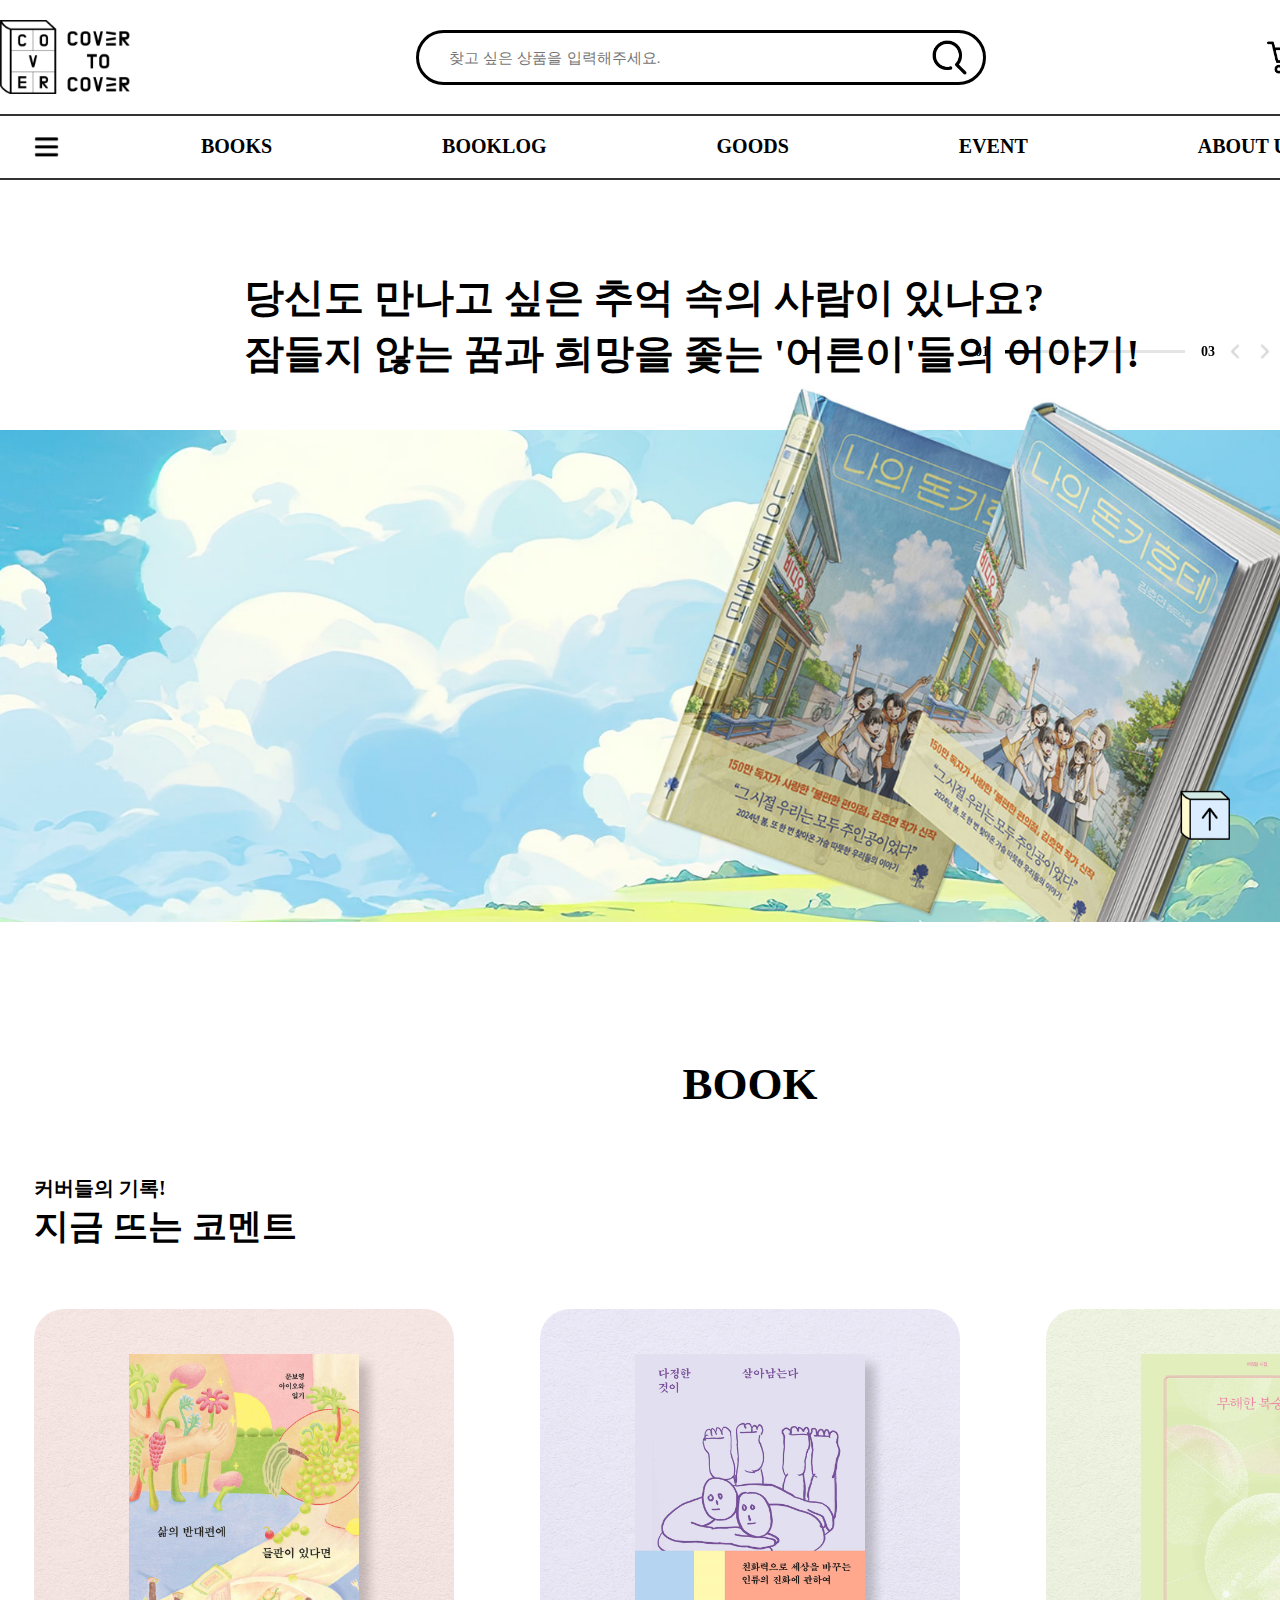
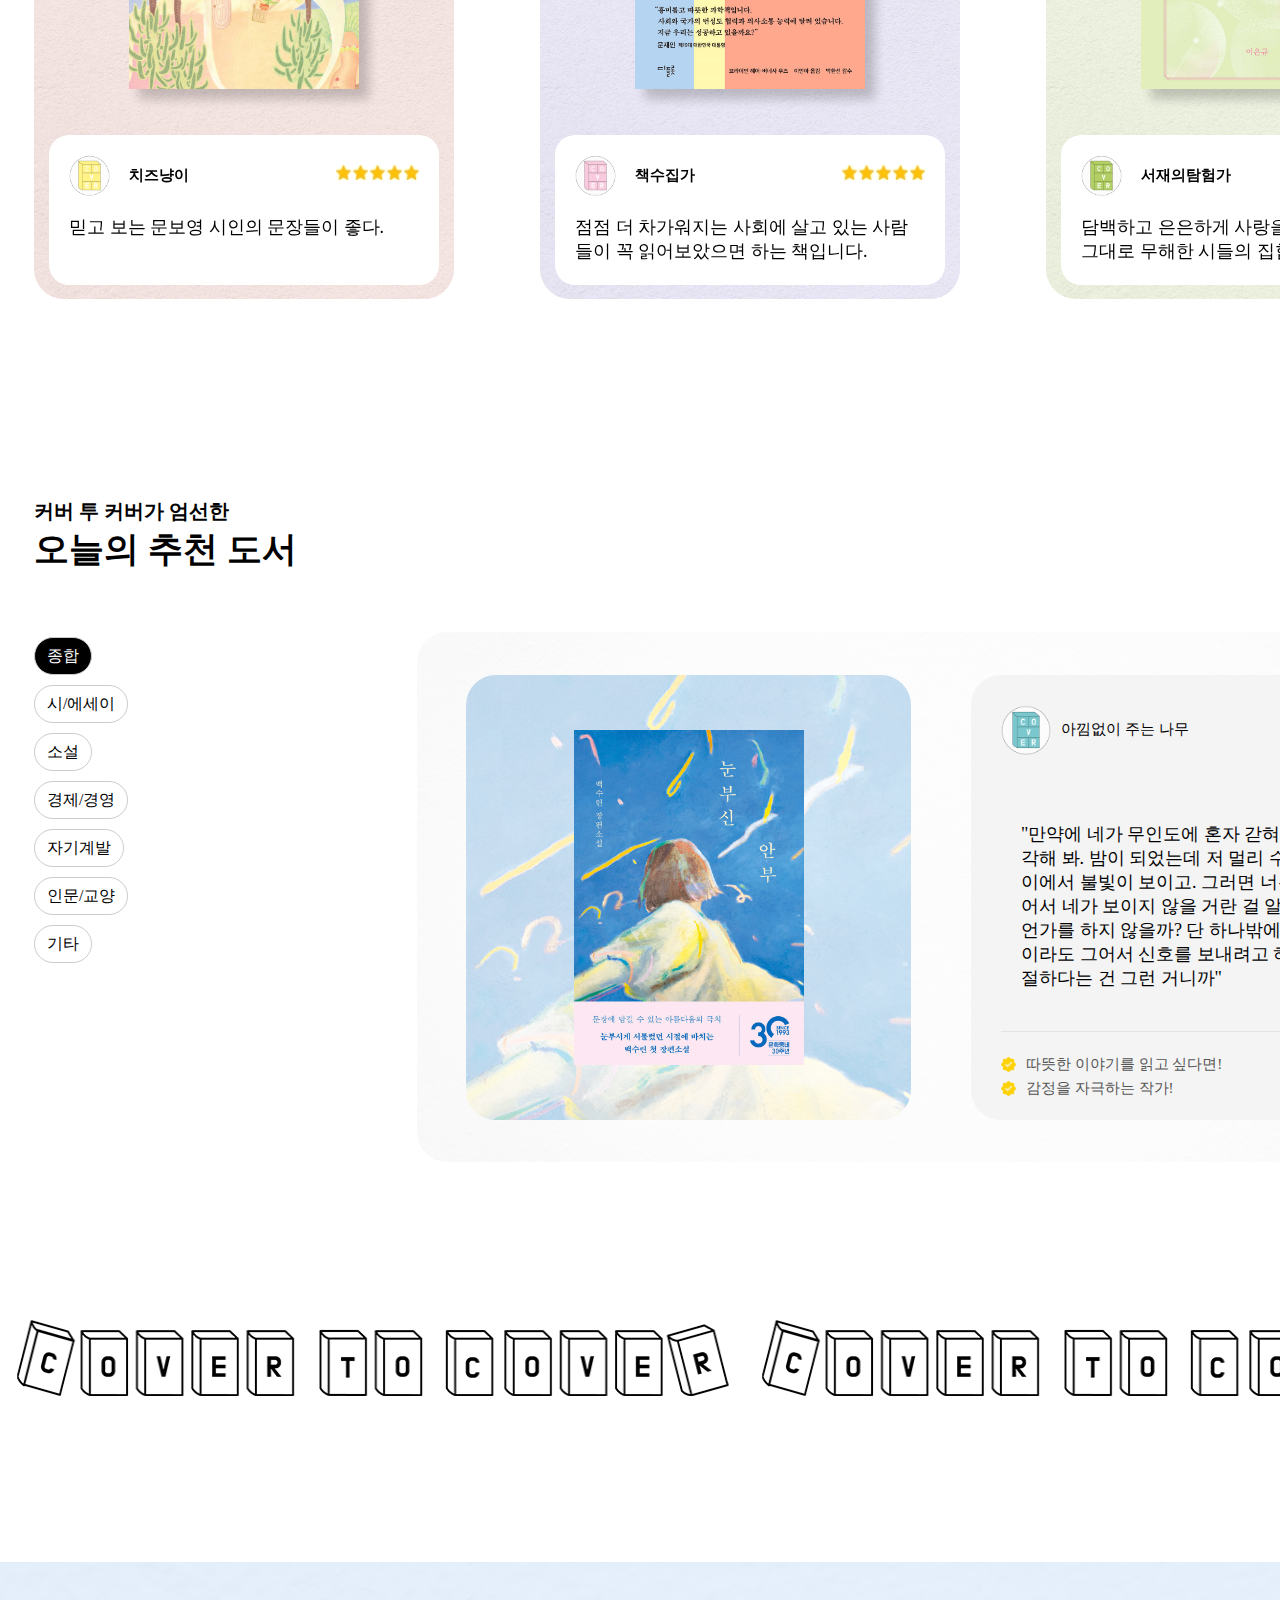
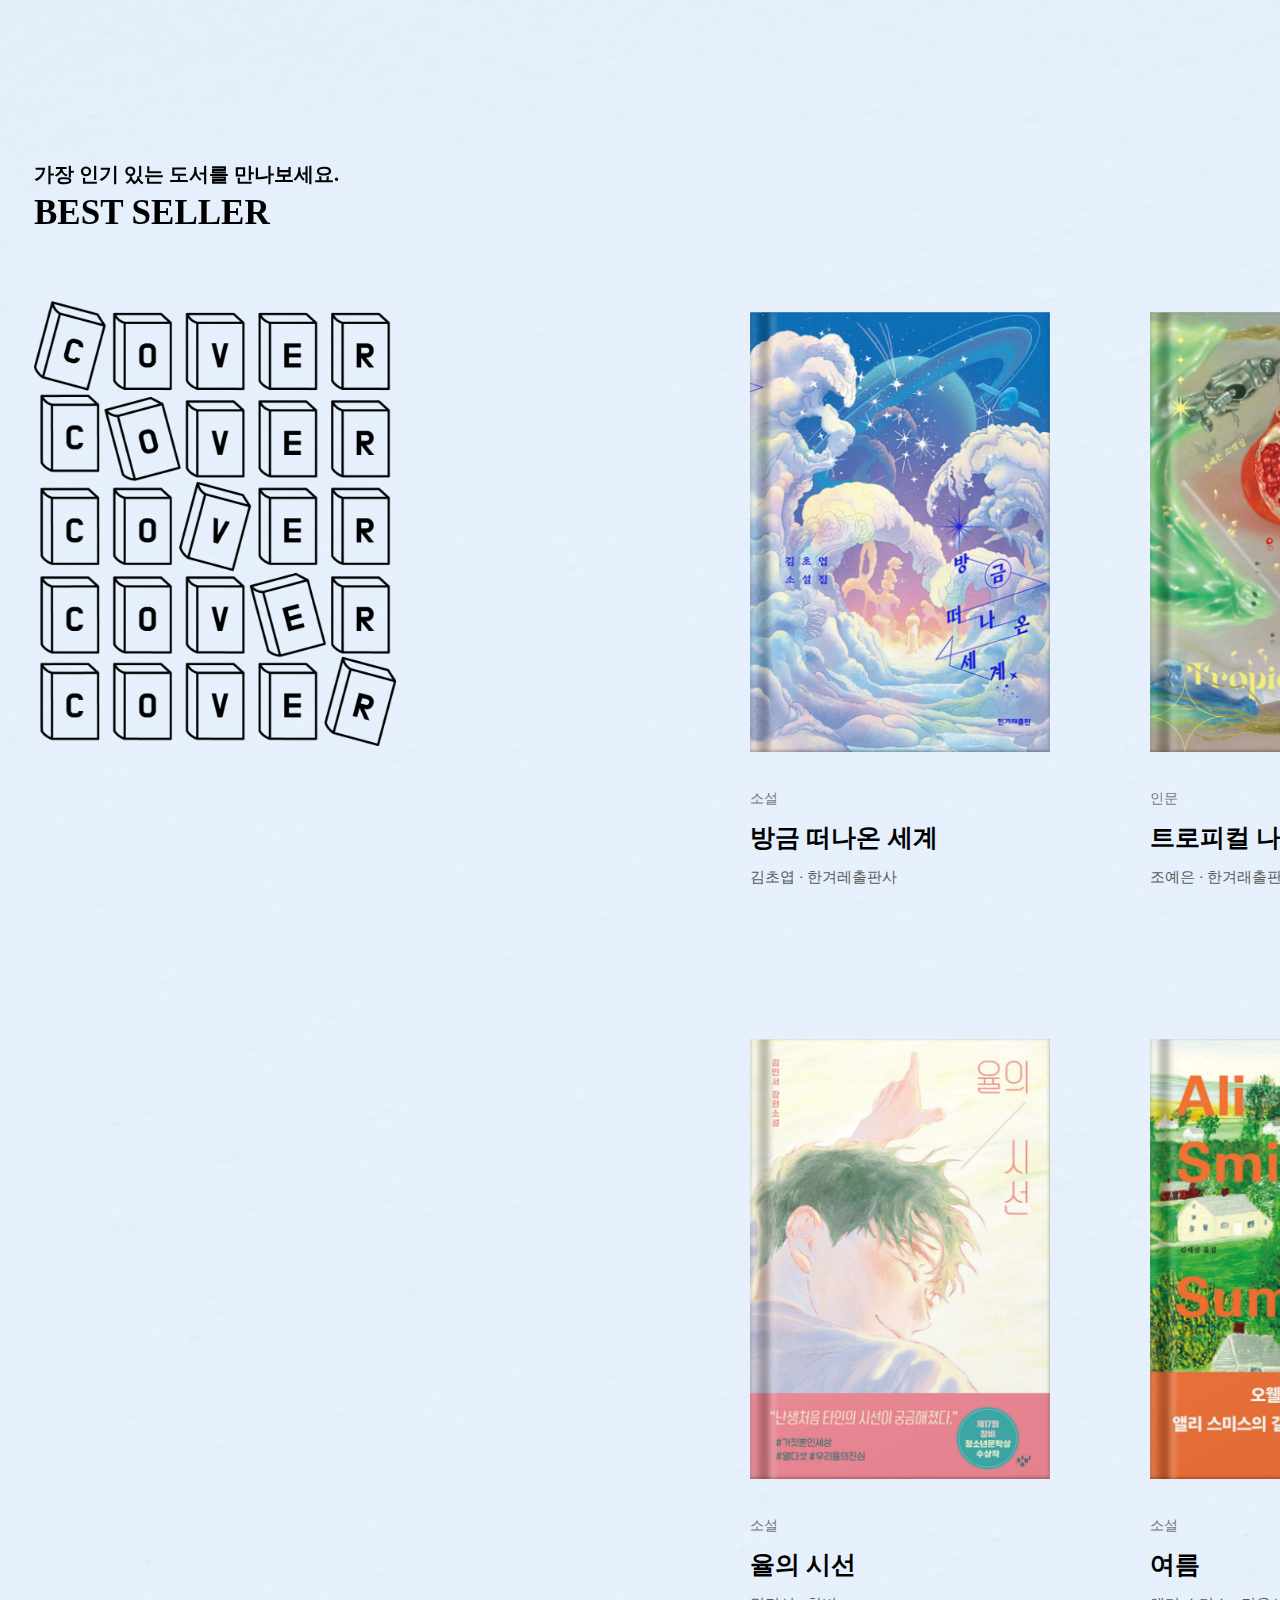
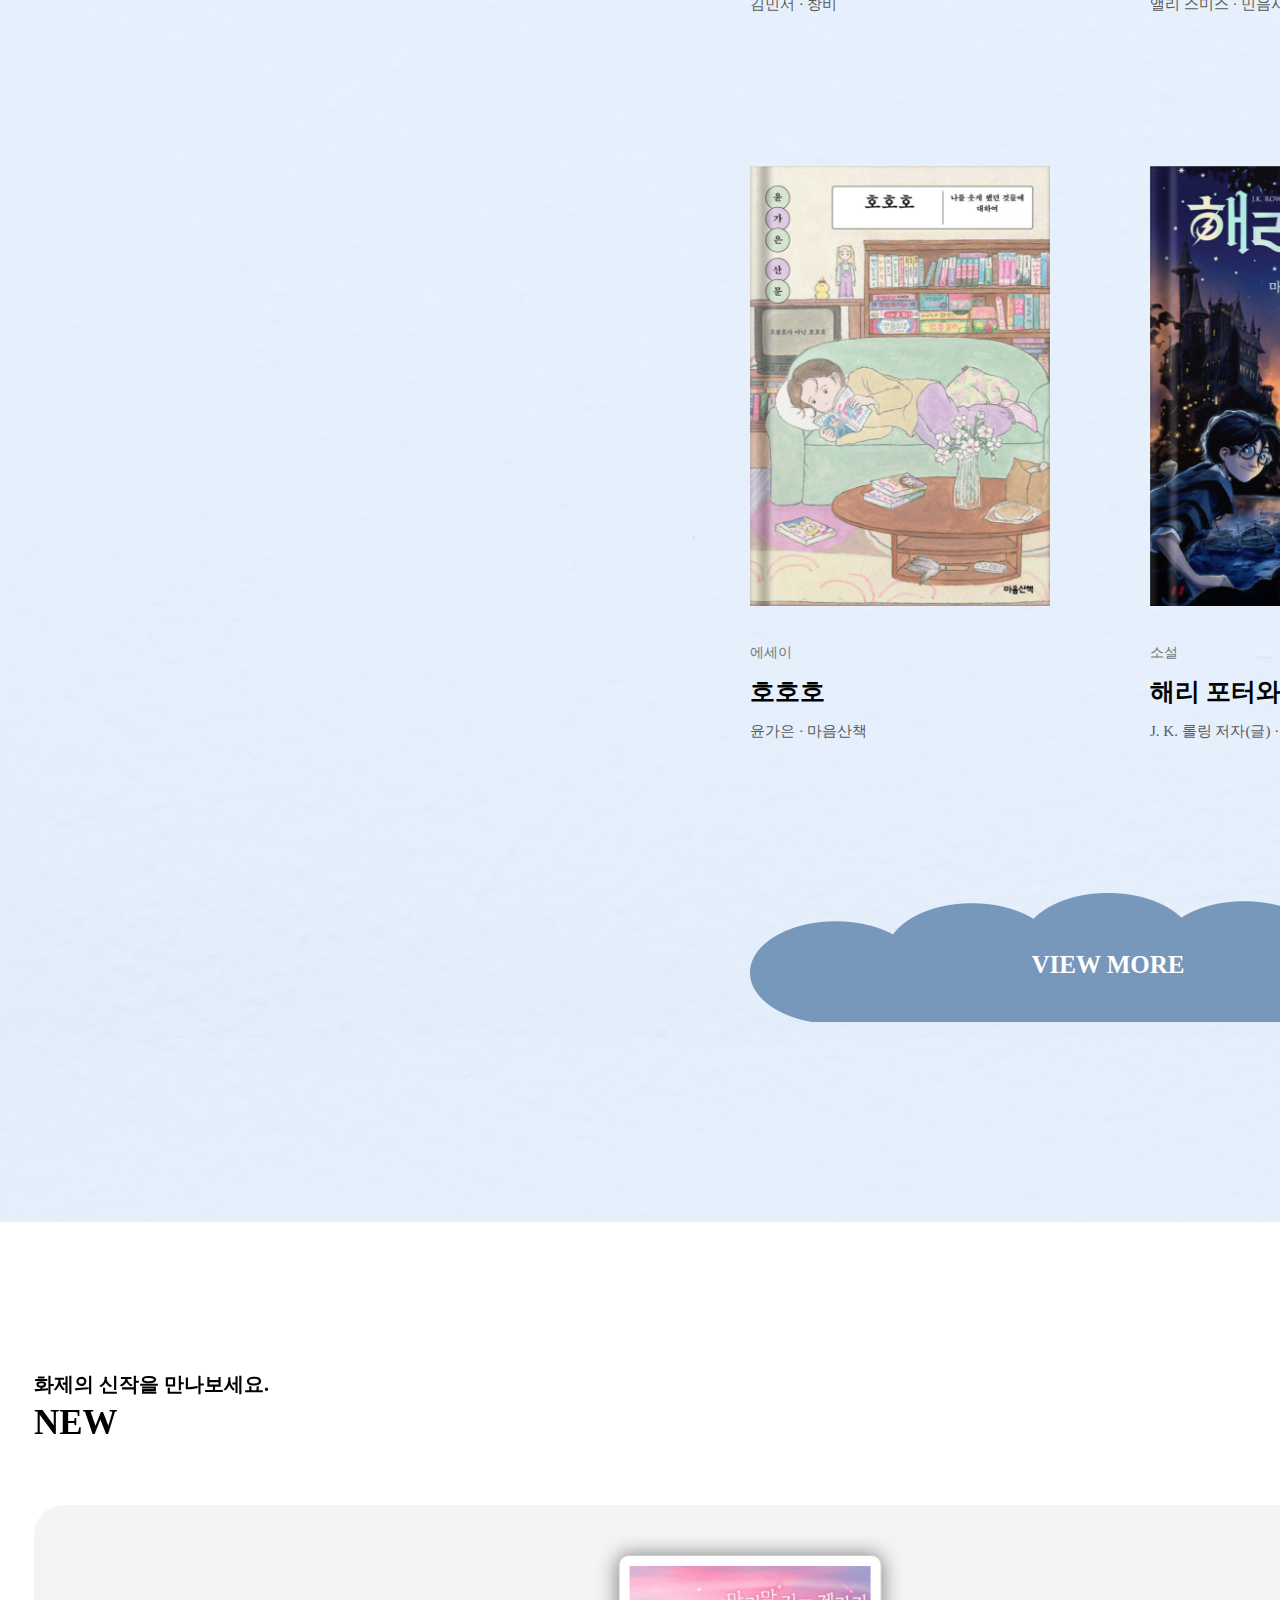
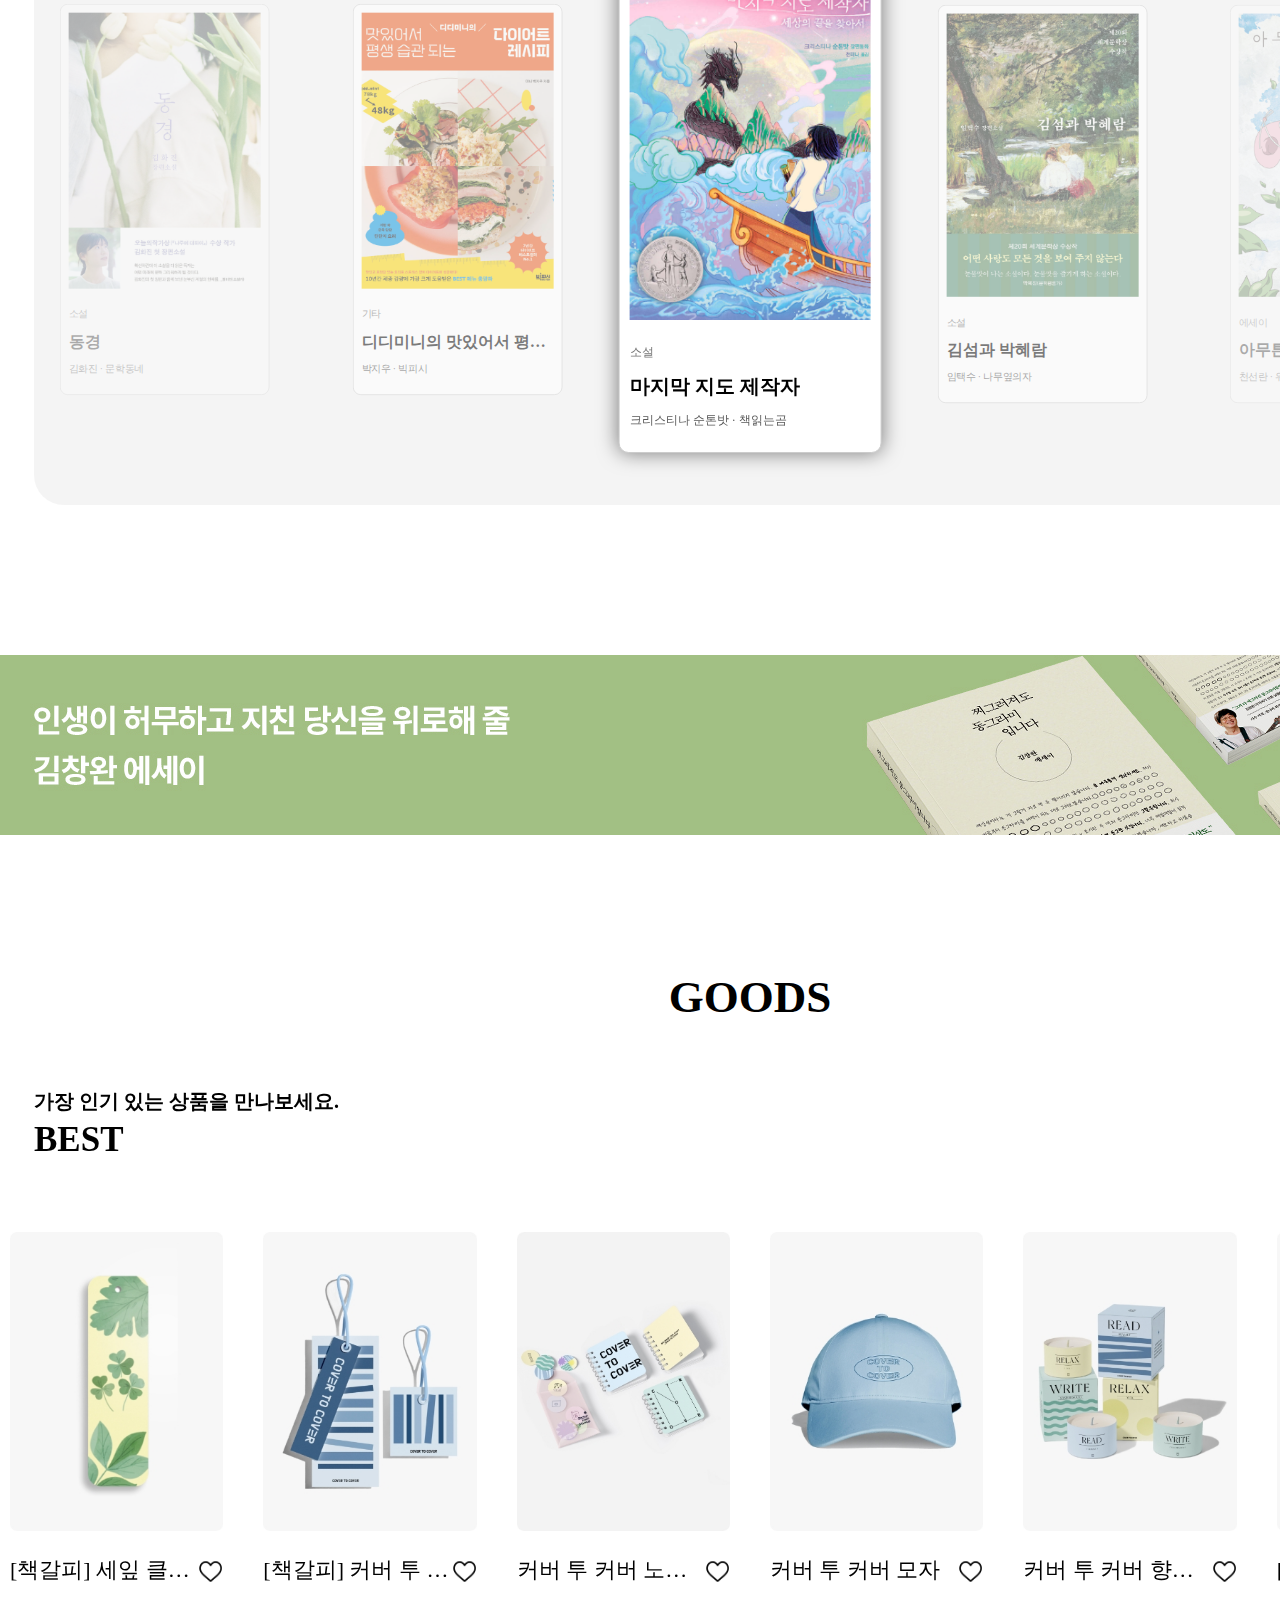
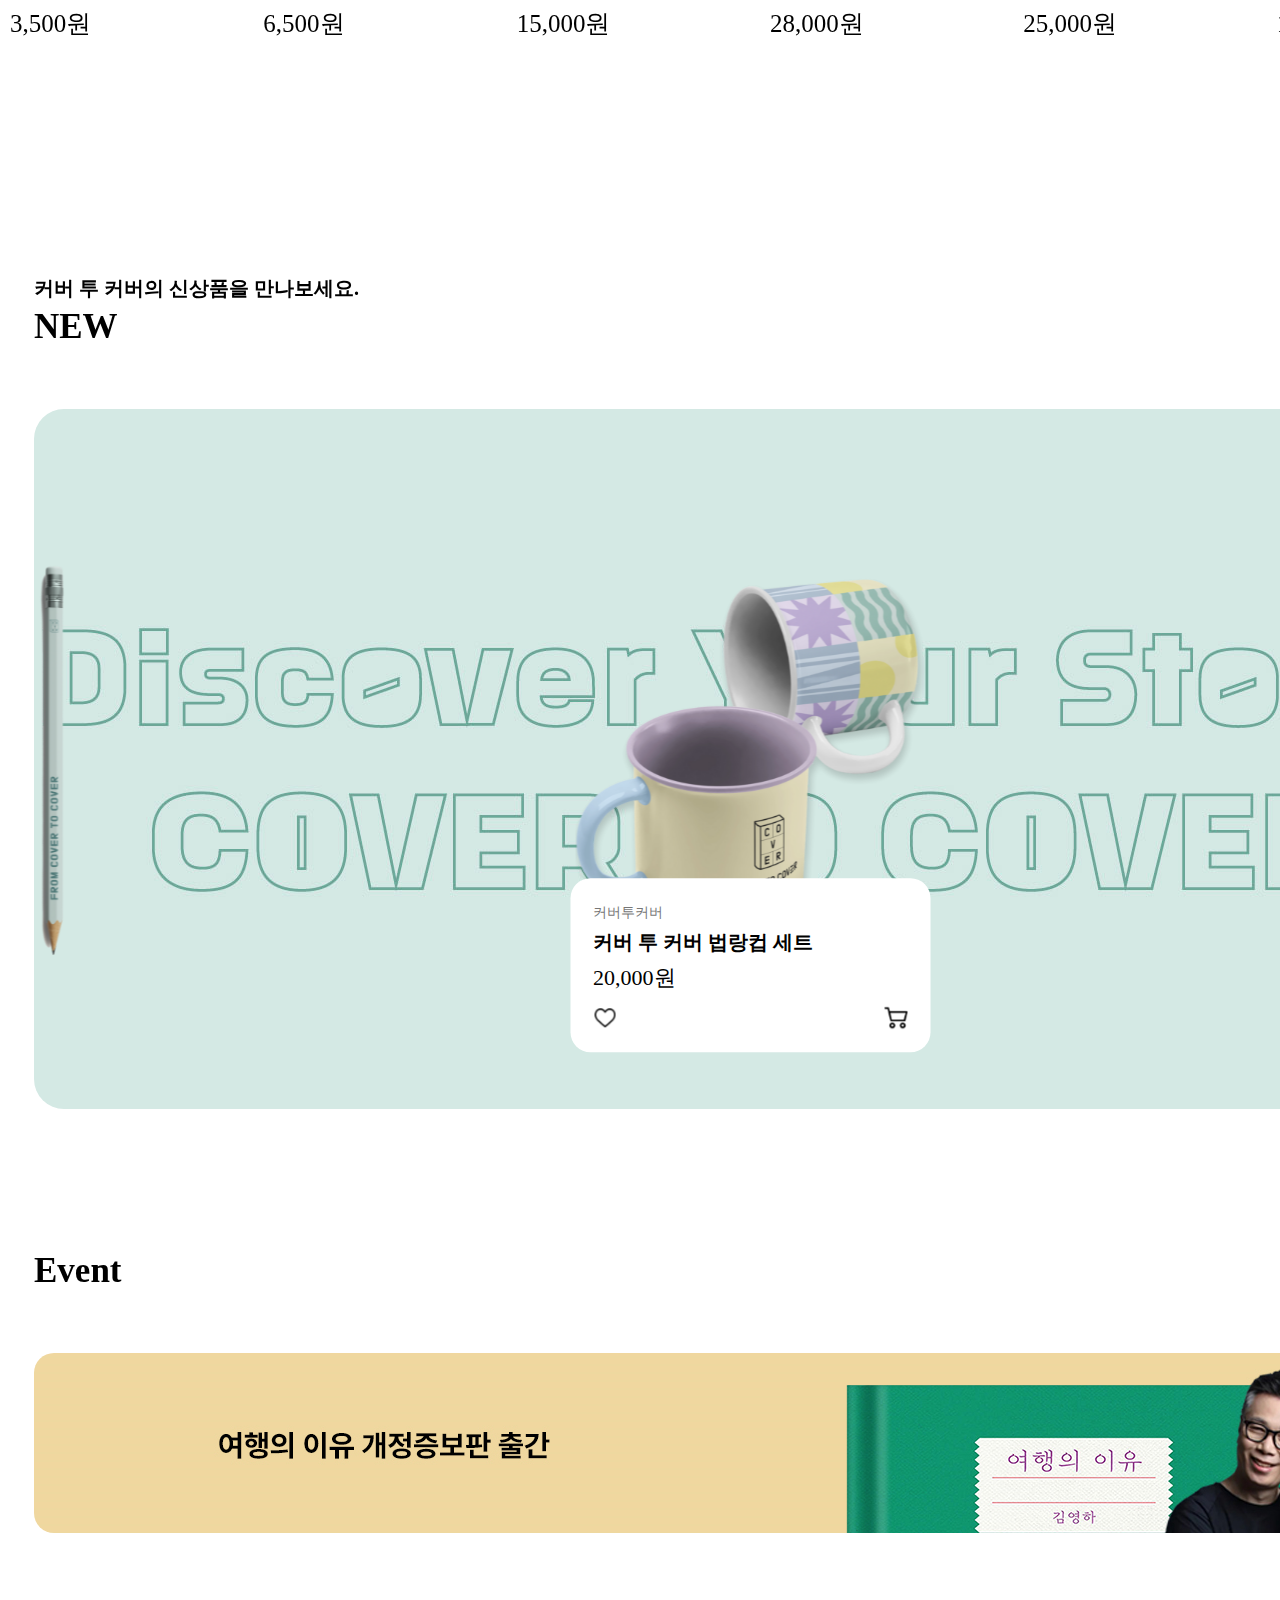
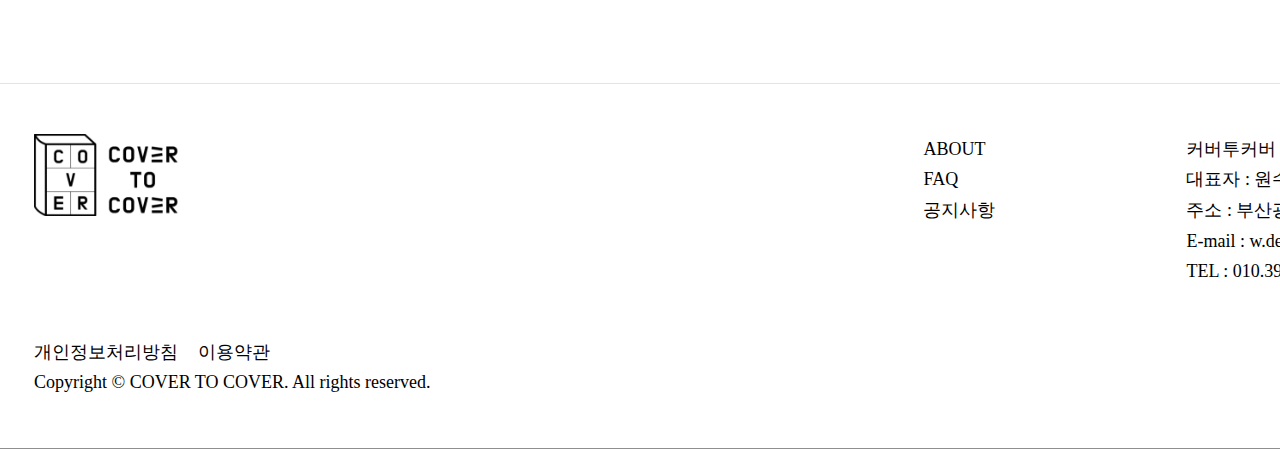
<file: index.html>
<!DOCTYPE html>
<html lang="ko">
<head>
    <meta charset="UTF-8">
    <meta name="viewport" content="width=1500">
    <title>COVER TO COVER</title>
    <!--파비콘-->
    <link rel="shortcut icon" href="./images/COVER-TO-COVER-Favicon.png" type="image/x-icon">

    <!--Pretandard 웹폰트-->
    <link href="https://webfontworld.github.io/pretendard/Pretendard.css" rel="stylesheet">

     <!-- Link Swiper's CSS -->
    <link rel="stylesheet" href="https://cdn.jsdelivr.net/npm/swiper@11/swiper-bundle.min.css" />
    <link rel="stylesheet" href="https://unpkg.com/swiper/swiper-bundle.min.css"/>

    <link rel="stylesheet" href="./css/style_main.css">
</head>
<body>
    <div id="top_box">
        <!--포지션 기준, border-->
        <div id="top">
            <!--가운데정렬-->
            <div class="logo">
                <a href="./index.html">
                    <img src="./images/logo.png" alt="로고이미지">
                </a>
                </a>
            </div><!--logo-->
            <div>
                <input type="search" class="search" placeholder="찾고 싶은 상품을 입력해주세요.">
            </div>
            <ul>
                <li>
                    <a href="#">
                        <img src="./images/icon_cart.png" alt="카트아이콘">
                    </a>
                </li>
                <li>
                    <a href="#">
                        <img src="./images/icon_heart.png" alt="하트아이콘">
                    </a>
                </li>
                <li>
                    <a href="#">
                        <img src="./images/icon_login.png" alt="로그인아이콘">
                    </a>
                </li>
            </ul>
        </div><!--top-->
    </div><!--top_box-->
    <div id="header">
        <!--border-->
        <div class="header_inner">
            <!--가운데정렬-->
            <a href="#" class="icon_category">
                <img src="./images/icon_category.png" alt="카테고리 아이콘">
            </a>
            <ul class="gnb">
                <li>
                    <a href="./sub_1_Books.html">BOOKS</a>
                </li>
                <li>
                    <a href="./sub_2_booklog.html">BOOKLOG</a>
                </li>
                <li>
                    <a href="./sub_3_goods.html">GOODS</a>
                        <ul class="sub">
                            <li><a href="./sub_goods_sub_1.html">전체 상품</a></li>
                            <li><a href="./sub_goods_sub_2.html">COVER MADE</a></li>
                            <li><a href="./sub_goods_sub_3.html">문구 & 독서용품</a></li>
                            <li><a href="./sub_goods_sub_4.html">리빙</a></li>
                            <li><a href="./sub_goods_sub_5.html">라이프</a></li>
                        </ul><!--sub-->
                </li>
                <li>
                    <a href="./sub_4_event.html">EVENT</a>
                </li>
                <li>
                    <a href="./sub_5_brand.html">ABOUT US</a>
                </li>
            </ul>
        </div><!--header_inner-->
    </div><!--header-->
    <div id="main_banner">
        <div class="swiper mb">
            <div class="swiper-wrapper">
                <div class="swiper-slide">
                    <h5>당신도 만나고 싶은 추억 속의 사람이 있나요?<br>
                        잠들지 않는 꿈과 희망을 좇는 '어른이'들의 이야기!</h5>
                    <img src="./images/main_banner_1.jpg" alt="메인1">
                </div><!--swiper-slide-->
                <div class="swiper-slide">
                    <h5>커버 투 커버 자체 제작 책갈피 출시!</h5>
                    <img src="./images/main_banner_2.jpg" alt="메인2">
                </div><!--swiper-slide-->˙
                <div class="swiper-slide">
                    <h5>2024년 상반기 결산!<br>
                        상반기 당신의 최고의 책에 투표하세요!</h5>
                    <img src="./images/main_banner_3.jpg" alt="메인3">
                </div><!--swiper-slide-->
               
            </div><!--swiper-wrapper-->
            <!--기존 swiper-pagination등의 위치 지우고 해당 구조 추가할 것.-->
            <div class="all-box">
                <div class="progress-box">
                    <div class="swiper-pagination"></div>
                    <div class="autoplay-progress">
                        <svg viewBox="0 0 100 10">
                            <line x1="0" y1="0" x2="100" y2="0">
                        </svg>
                    </div>
                </div>
                    <div class="swiper-button-prev"></div>
                    <div class="swiper-button-next"></div>
               
            </div>
        </div><!--swiper-->
    </div><!--main_banner-->
    <div id="comment">
        <h1>BOOK</h1>
        <div class="comment_inner">
            <h3>커버들의 기록!</h3>
            <h2>지금 뜨는 코멘트</h2>
            <ul>
                <li>
                    <div class="green_box">
                        <div class="b_rotate">
                            <a href="./sub_1_Books.html" class="img_book">
                                <img src="./images/main_comment_book_1.png" alt="삶의 반대편에 들판이 있다면 이미지">
                            </a>
                            <a href="#" class="img_book_back"><img src="./images/main_comment_book_1_back.png" alt="책 뒷면 이미지"></a>
                        </div><!--b_rotate-->
                       
                            <div class="white_box">
                                <!-- Swiper -->
                                <div class="swiper comment_box">
                                    <div class="swiper-wrapper">
                                    <div class="swiper-slide">
                                        <ul class="slide_content">
                                            <li class="i_user">
                                                <a href="#">
                                                    <img src="./images/profile_1.png" alt="유저아이콘">
                                                </a>
                                            </li>
                                            <li>
                                                <a href="#" class="name">치즈냥이</a>
                                            </li>
                                            <li>
                                                <img src="./images/icon_star_five.jpg" alt="별점5점아이콘" class="i_star">
                                            </li>
                                        </ul><!--slide_content-->
                                        <p>
                                            믿고 보는 문보영 시인의 문장들이 좋다.
                                        </p>
                                    </div><!--swiper-slide-->
                                    <div class="swiper-slide">
                                        <ul class="slide_content">
                                            <li class="i_user">
                                                <a href="#">
                                                    <img src="./images/profile_2.png" alt="유저아이콘">
                                                </a>
                                            </li>
                                            <li>
                                                <a href="#" class="name">야행성부엉이</a>
                                            </li>
                                            <li>
                                                <img src="./images/icon_star_five.jpg" alt="별점5점아이콘" class="i_star">
                                            </li>
                                        </ul><!--slide_content-->
                                        <p>
                                            자신이 하고있는 일에 대해 더 깊은 탐구와 열정을 쏟아붓는 사람은 언제나 대단하고 멋지다. 덕분에 재밌게 읽으면서도 많이 배우게 된 책이었다.
                                        </p>
                                    </div><!--swiper-slide-->
                                    <div class="swiper-slide">
                                        <ul class="slide_content">
                                            <li class="i_user">
                                                <a href="#">
                                                    <img src="./images/profile_3.png" alt="유저아이콘">
                                                </a>
                                            </li>
                                            <li>
                                                <a href="#" class="name">보통의 책 읽기</a>
                                            </li>
                                            <li>
                                                <img src="./images/icon_star_five.jpg" alt="별점5점아이콘" class="i_star">
                                            </li>
                                        </ul><!--slide_content-->
                                        <p>
                                            책을 펼친 자리에서 순식간에 거의 다 읽어버렸다. 특유의 유머와 엉뚱한 상상력으로 반짝거리는 문장들이 여전히 매력적이다. 
                                        </p>
                                    </div><!--swiper-slide-->
                                    <div class="swiper-slide">
                                        <ul class="slide_content">
                                            <li class="i_user">
                                                <a href="#">
                                                    <img src="./images/profile_6.png" alt="유저아이콘">
                                                </a>
                                            </li>
                                            <li>
                                                <a href="#" class="name">나비소년</a>
                                            </li>
                                            <li>
                                                <img src="./images/icon_star_five.jpg" alt="별점5점아이콘" class="i_star">
                                            </li>
                                        </ul><!--slide_content-->
                                        <p>
                                            맑고 예쁜 순간의 기록들.
                                        </p>
                                    </div><!--swiper-slide-->
                                    <div class="swiper-slide">
                                        <ul class="slide_content">
                                            <li class="i_user">
                                                <a href="#">
                                                    <img src="./images/profile_5.png" alt="유저아이콘">
                                                </a>
                                            </li>
                                            <li>
                                                <a href="#" class="name">산들바람</a>
                                            </li>
                                            <li>
                                                <img src="./images/icon_star_five.jpg" alt="별점5점아이콘" class="i_star">
                                            </li>
                                        </ul><!--slide_content-->
                                        <p>
                                            문보영이 세상에서 글 제일 잘 쓰는 것 같아.
                                        </p>
                                    </div><!--swiper-slide-->
                                    </div><!--swiper-wrapper-->
                                </div><!--swiper-->
                            </div><!--white_box-->
                    </div><!--green_box-->
                </li>
                <li>
                    <div class="purple_box">
                        <div class="b_rotate">
                            <a href="./sub_1_Books.html" class="img_book">
                                <img src="./images/main_comment_book_2.png" alt="다정한 것이 살아남는다 이미지">
                            </a>
                            <a href="#" class="img_book_back"><img src="./images/main_comment_book_2_back.png" alt="책 뒷면 이미지"></a>
                        </div><!--b_rotate-->
                        <div class="white_box">
                            <!-- Swiper -->
                            <div class="swiper comment_box">
                                <div class="swiper-wrapper">
                                <div class="swiper-slide">
                                    <ul class="slide_content">
                                        <li class="i_user">
                                            <a href="#">
                                                <img src="./images/profile_6.png" alt="유저아이콘">
                                            </a>
                                        </li>
                                        <li>
                                            <a href="#" class="name">책수집가</a>
                                        </li>
                                        <li>
                                            <img src="./images/icon_star_five.jpg" alt="별점5점아이콘" class="i_star">
                                        </li>
                                    </ul><!--slide_content-->
                                    <p>
                                        점점 더 차가워지는 사회에 살고 있는 사람들이 꼭 읽어보았으면 하는 책입니다.
                                    </p>
                                </div><!--swiper-slide-->
                                <div class="swiper-slide">
                                    <ul class="slide_content">
                                        <li class="i_user">
                                            <a href="#">
                                                <img src="./images/profile_7.png" alt="유저아이콘">
                                            </a>
                                        </li>
                                        <li>
                                            <a href="#" class="name">인조이라이프</a>
                                        </li>
                                        <li>
                                            <img src="./images/icon_star_five.jpg" alt="별점5점아이콘" class="i_star">
                                        </li>
                                    </ul><!--slide_content-->
                                    <p>
                                        따뜻한 시선으로 바라보는 생존에 대한 감성을 지닌 과학 교양 도서가 아닐까 함.
                                    </p>
                                </div><!--swiper-slide-->
                                <div class="swiper-slide">
                                    <ul class="slide_content">
                                        <li class="i_user">
                                            <a href="#">
                                                <img src="./images/profile_8.png" alt="유저아이콘">
                                            </a>
                                        </li>
                                        <li>
                                            <a href="#" class="name">허브브</a>
                                        </li>
                                        <li>
                                            <img src="./images/icon_star_five.jpg" alt="별점5점아이콘" class="i_star">
                                        </li>
                                    </ul><!--slide_content-->
                                    <p>
                                        사람과 사람 사이의 '정'이 점점 줄어들고 있는 요즘 생각하며 읽어볼 수 있어 좋아요.
                                    </p>
                                </div><!--swiper-slide-->
                                <div class="swiper-slide">
                                    <ul class="slide_content">
                                        <li class="i_user">
                                            <a href="#">
                                                <img src="./images/profile_9.png" alt="유저아이콘">
                                            </a>
                                        </li>
                                        <li>
                                            <a href="#" class="name">페이지러너</a>
                                        </li>
                                        <li>
                                            <img src="./images/icon_star_five.jpg" alt="별점5점아이콘" class="i_star">
                                        </li>
                                    </ul><!--slide_content-->
                                    <p>
                                        '진화의 원동력은 다정함이다.'라는 자기가축화 가설을 통해 친절함, 다정함이 최고의 생존 전략임을 정연한 논리로 설명해 주는 책입니다.
                                    </p>
                                </div><!--swiper-slide-->
                                <div class="swiper-slide">
                                    <ul class="slide_content">
                                        <li class="i_user">
                                            <a href="#">
                                                <img src="./images/profile_1.png" alt="유저아이콘">
                                            </a>
                                        </li>
                                        <li>
                                            <a href="#" class="name">책바다</a>
                                        </li>
                                        <li>
                                            <img src="./images/icon_star_five.jpg" alt="별점5점아이콘" class="i_star">
                                        </li>
                                    </ul><!--slide_content-->
                                    <p>
                                        경쟁 사회 속에서 살아남기 위해서 항상 다른 개체와 경쟁하고 먼저 적응하고 혼자 앞서가야 한다는 긴장과 스트레스에서 구원해 주는 책.

                                    </p>
                                </div><!--swiper-slide-->
                                </div><!--swiper-wrapper-->
                            </div><!--swiper-->
                        </div><!--white_box-->
                    </div><!--purple_box-->
                </li>
                <li>
                    <div class="blue_box">
                        <div class="b_rotate">
                            <a href="./sub_1_Books.html" class="img_book">
                                <img src="./images/main_comment_book_3.png" alt="무해한 복숭아 이미지">
                            </a>
                            <a href="#" class="img_book_back"><img src="./images/main_comment_book_3_back.png" alt="책 뒷면 이미지"></a>
                        </div><!--b_rotate-->
                        <div class="white_box">
                            <!-- Swiper -->
                            <div class="swiper comment_box">
                                <div class="swiper-wrapper">
                                <div class="swiper-slide">
                                    <ul class="slide_content">
                                        <li class="i_user">
                                            <a href="#">
                                                <img src="./images/profile_5.png" alt="유저아이콘">
                                            </a>
                                        </li>
                                        <li>
                                            <a href="#" class="name">서재의탐험가</a>
                                        </li>
                                        <li>
                                            <img src="./images/icon_star_five.jpg" alt="별점5점아이콘" class="i_star">
                                        </li>
                                    </ul><!--slide_content-->
                                    <p>
                                        담백하고 은은하게 사랑을 잘 풀어낸 제목 그대로 무해한 시들의 집합이에요.
                                    </p>
                                </div><!--swiper-slide-->
                                <div class="swiper-slide">
                                    <ul class="slide_content">
                                        <li class="i_user">
                                            <a href="#">
                                                <img src="./images/profile_9.png" alt="유저아이콘">
                                            </a>
                                        </li>
                                        <li>
                                            <a href="#" class="name">부지런한사색가</a>
                                        </li>
                                        <li>
                                            <img src="./images/icon_star_five.jpg" alt="별점5점아이콘" class="i_star">
                                        </li>
                                    </ul><!--slide_content-->
                                    <p>
                                        문장들이 여성스럽고, 소녀스러우면서 깨끗하고 무해한 느낌들이에요.
                                    </p>
                                </div><!--swiper-slide-->
                                <div class="swiper-slide">
                                    <ul class="slide_content">
                                        <li class="i_user">
                                            <a href="#">
                                                <img src="./images/profile_9.png" alt="유저아이콘">
                                            </a>
                                        </li>
                                        <li>
                                            <a href="#" class="name">호이호이</a>
                                        </li>
                                        <li>
                                            <img src="./images/icon_star_five.jpg" alt="별점5점아이콘" class="i_star">
                                        </li>
                                    </ul><!--slide_content-->
                                    <p>
                                        수필+시 가 합치면 이런 느낌일까? 첫사랑 재질의 몽글몽글한 시집. 여름밤에 읽기 좋아요.
                                    </p>
                                </div><!--swiper-slide-->
                                <div class="swiper-slide">
                                    <ul class="slide_content">
                                        <li class="i_user">
                                            <a href="#">
                                                <img src="./images/profile_6.png" alt="유저아이콘">
                                            </a>
                                        </li>
                                        <li>
                                            <a href="#" class="name">빵과커피</a>
                                        </li>
                                        <li>
                                            <img src="./images/icon_star_five.jpg" alt="별점5점아이콘" class="i_star">
                                        </li>
                                    </ul><!--slide_content-->
                                    <p>
                                        여름을 기다리며 읽는 시집. 세상을 바라보는 아름다운 눈길들.
                                    </p>
                                </div><!--swiper-slide-->
                                <div class="swiper-slide">
                                    <ul class="slide_content">
                                        <li class="i_user">
                                            <a href="#">
                                                <img src="./images/profile_2.png" alt="유저아이콘">
                                            </a>
                                        </li>
                                        <li>
                                            <a href="#" class="name">초코나루</a>
                                        </li>
                                        <li>
                                            <img src="./images/icon_star_five.jpg" alt="별점5점아이콘" class="i_star">
                                        </li>
                                    </ul><!--slide_content-->
                                    <p>
                                        이은규 시인의 시집은 달콤하고, 상쾌하다.
                                    </p>
                                </div><!--swiper-slide-->
                                </div><!--swiper-wrapper-->
                            </div><!--swiper-->
                        </div><!--white_box-->
                    </div><!--blue_box-->
                </li>
            </ul>
            <div class="more_btn">
                <a href="./sub_1_Books.html">더보기<img src="./images/icon_right-arrow.png" alt="화살표 이미지"></a>
            </div><!--more_btn-->
        </div><!--comment_inner-->
    </div><!--comment-->
    <div id="today">
        <!--가운데정렬-->
        <div class="today_inner">

            <h3>커버 투 커버가 엄선한</h3>
            <h2>오늘의 추천 도서</h2>
            <div class="today_box">

            
                <!--탭 시작-->
                <!--탭 메뉴 영역(우리가 실제로 클릭할 부분)
                각각의 li안에 a태그의 아이디를 가진 tab이 보이는 원리이다.
                -->
                <ul class="tabs">
                    <li><a href="#tab1">종합</a></li>
                    <li><a href="#tab2">시/에세이</a></li>
                    <li><a href="#tab3">소설</a></li>
                    <li><a href="#tab4">경제/경영</a></li>
                    <li><a href="#tab5">자기계발</a></li>
                    <li><a href="#tab6">인문/교양</a></li>
                    <li><a href="#tab7">기타</a></li>
                </ul>

                <!--탭 콘텐츠 영역(tabs를 눌렀을때 변화할 내용들이 들어있는 곳) 모든 tab내용은, 각각 다른아이디를 갖고 있어야 하고, 같은 tab-content라는 클래스를 가지고 있어야 합니다.-->
                <div class="tab_container">

                    <div id="tab1" class="tab_content">
                        <!--Content-->
                        <div class="recommend_box">
                            <div class="r_b_img_box t_bg1">
                                <a href="./sub_1_Books.html">
                                    <img src="./images/main_today_book_1.png" alt="눈부신 안부 책 이미지">
                                </a>
                            </div><!--r_b_img_box-->
                            <div class="r_text_box">
                                <ul class="r_text_box_inner">
                                    <li>
                                        <a href="#"><img src="./images/icon_profile_1.png" alt="유저아이콘"></a>
                                    </li>
                                    <li>
                                        <a href="#" class="name">아낌없이 주는 나무</a>
                                    </li>
                                </ul>
                                <p class="re_sentence">
                                    "만약에 네가 무인도에 혼자 갇혀 있다고 생각해 봐. 밤이 되었는데 저 멀리 수평선 가까이에서 불빛이 보이고. 그러면 너는 너무 멀어서 네가 보이지 않을 거란 걸 알면서도. 무언가를 하지 않을까? 단 하나밖에 없는 성냥이라도 그어서 신호를 보내려고 하겠지. 간절하다는 건 그런 거니까"
                                </p>
                                <div class="re_point">
                                    <ul>
                                        <li>
                                            <img src="./images/icon_check.png" alt="체크아이콘">
                                        </li>
                                        <li class="re_text">
                                            <p>
                                                따뜻한 이야기를 읽고 싶다면!
                                            </p>
                                        </li>
                                        <li>
                                            <img src="./images/icon_check.png" alt="체크아이콘">
                                        </li>
                                        <li class="re_text">
                                            <p>
                                                감정을 자극하는 작가!
                                            </p>
                                        </li>
                                    </ul>
                                </div><!--re_point-->
                            </div><!--r_text_box-->
                        </div><!--recommend_box-->
                    </div><!--tab1-->
                    <div id="tab2" class="tab_content">
                        <!--Content-->
                        <div class="recommend_box">
                            <div class="r_b_img_box t_bg2">
                                <a href="./sub_1_Books.html">
                                    <img src="./images/main_today_book_2.png" alt="모래알만 한 진실이라도 책 이미지">
                                </a>
                            </div><!--r_b_img_box-->
                            <div class="r_text_box">
                                <ul class="r_text_box_inner">
                                    <li>
                                        <a href="#"><img src="./images/icon_profile_1.png" alt="유저아이콘"></a>
                                    </li>
                                    <li>
                                        <a href="#" class="name">초코케이크</a>
                                    </li>
                                </ul>
                                <p class="re_sentence">
                                    이왕이면 내 인생의 결말이 해피엔드였으면 한다. 분꽃이나 채송화 따위 그 속절없는 것들의 소멸이 슬플 것도 드라마틱할 것도 없는 자연스러운 해피엔드이듯이.
                                </p>
                                <div class="re_point">
                                    <ul>
                                        <li>
                                            <img src="./images/icon_check.png" alt="체크아이콘">
                                        </li>
                                        <li class="re_text">
                                            <p>명화와 함께 보고 읽는 힐링도서</p>
                                        </li>
                                        <li>
                                            <img src="./images/icon_check.png" alt="체크아이콘">
                                        </li>
                                        <li class="re_text">
                                            <p>
                                                따뜻한 이야기가 필요하다면!
                                            </p>
                                        </li>
                                    </ul>
                                </div><!--re_point-->
                            </div><!--r_text_box-->
                        </div><!--recommend_box-->

                    </div><!--tab2-->

                    <div id="tab3" class="tab_content">
                        <!--Content-->
                        <div class="recommend_box">
                            <div class="r_b_img_box t_bg3">
                                <a href="./sub_1_Books.html">
                                    <img src="./images/main_today_book_3.png" alt="소년이 온다 책 이미지">
                                </a>
                            </div><!--r_b_img_box-->
                            <div class="r_text_box">
                                <ul class="r_text_box_inner">
                                    <li>
                                        <a href="#"><img src="./images/icon_profile_1.png" alt="유저아이콘"></a>
                                    </li>
                                    <li>
                                        <a href="#" class="name">
                                            푸른바다
                                        </a>
                                    </li>
                                </ul>
                                <p class="re_sentence">
                                    당신이 죽은 뒤 장례식을 치르지 못해,
                                    내 삶이 장례식이 되었습니다.
                                </p>
                                <div class="re_point">
                                    <ul>
                                        <li>
                                            <img src="./images/icon_check.png" alt="체크아이콘">
                                        </li>
                                        <li class="re_text">
                                            <p>
                                                펑펑 울고 싶은 날이라면!
                                            </p>
                                        </li>
                                        <li>
                                            <img src="./images/icon_check.png" alt="체크아이콘">
                                        </li>
                                        <li class="re_text">
                                            <p>
                                                스스로 생각하게 되는 책
                                            </p>
                                        </li>
                                    </ul>
                                </div><!--re_point-->
                            </div><!--r_text_box-->
                        </div><!--recommend_box-->

                    </div><!--tab3-->

                    <div id="tab4" class="tab_content">
                        <!--Content-->
                        <div class="recommend_box">
                            <div class="r_b_img_box t_bg4">
                                <a href="./sub_1_Books.html">
                                    <img src="./images/main_today_book_4.png" alt="미움받을 용기 책 이미지">
                                </a>
                            </div><!--r_b_img_box-->
                            <div class="r_text_box">
                                <ul class="r_text_box_inner">
                                    <li>
                                        <a href="#"><img src="./images/icon_profile_1.png" alt="유저아이콘"></a>
                                    </li>
                                    <li>
                                        <a href="#" class="name">책이좋아</a>
                                    </li>
                                </ul>
                                <p class="re_sentence">
                                    자네가 불행한 것은 과거의 환경 탓이 아니네. 그렇다고 능력이 부족해서도 아니고, 자네에게는 그저 용기가 부족한 것뿐이야.
                                </p>
                                <div class="re_point">
                                    <ul>
                                        <li>
                                            <img src="./images/icon_check.png" alt="체크아이콘">
                                        </li>
                                        <li class="re_text">
                                            <p>
                                                깨달음이 필요할 때
                                            </p>
                                        </li>
                                        <li>
                                            <img src="./images/icon_check.png" alt="체크아이콘">
                                        </li>
                                        <li class="re_text">
                                            <p>
                                                인간관계를 돌아보고 싶을 때
                                            </p>
                                        </li>
                                    </ul>
                                </div><!--re_point-->
                            </div><!--r_text_box-->
                        </div><!--recommend_box-->
                    </div><!--tab4-->
                    <div id="tab5" class="tab_content">
                        <!--Content-->
                        <div class="recommend_box">
                            <div class="r_b_img_box t_bg5">
                                <a href="./sub_1_Books.html">
                                    <img src="./images/main_today_book_5.png" alt="우리는 모두 죽는다는 것을 기억해라 책 이미지">
                                </a>
                            </div><!--r_b_img_box-->
                            <div class="r_text_box">
                                <ul class="r_text_box_inner">
                                    <li>
                                        <a href="#"><img src="./images/icon_profile_1.png" alt="유저아이콘"></a>
                                    </li>
                                    <li>
                                        <a href="#" class="name">민트초코코</a>
                                    </li>
                                </ul>
                                <p class="re_sentence">
                                    가지고 있지 않은 것을 나눠줄 수는 없다. 나에 대한 사랑을 갖고 있지 않으면 타인을 사랑할 수 없다.따라서 자기 자신을 사랑하는 것이 가장 중요하다.
                                </p>
                                <div class="re_point">
                                    <ul>
                                        <li>
                                            <img src="./images/icon_check.png" alt="체크아이콘">
                                        </li>
                                        <li class="re_text">
                                            <p>
                                                삶을 되돌아보게 되는 책
                                            </p>
                                        </li>
                                        <li>
                                            <img src="./images/icon_check.png" alt="체크아이콘">
                                        </li>
                                        <li class="re_text">
                                            <p>
                                                마음 공부가 필요할 때
                                            </p>
                                        </li>
                                    </ul>
                                </div><!--re_point-->
                            </div><!--r_text_box-->
                        </div><!--recommend_box-->
                    </div><!--tab5-->
                    <div id="tab6" class="tab_content">
                        <!--Content-->
                        <div class="recommend_box">
                            <div class="r_b_img_box t_bg6">
                                <a href="./sub_1_Books.html">
                                    <img src="./images/main_today_book_6.png" alt="왜 일하는가 책 이미지">
                                </a>
                            </div><!--r_b_img_box-->
                            <div class="r_text_box">
                                <ul class="r_text_box_inner">
                                    <li>
                                        <a href="#"><img src="./images/icon_profile_1.png" alt="유저아이콘"></a>
                                    </li>
                                    <li>
                                        <a href="#" class="name">코히</a>
                                    </li>
                                </ul>
                                <p class="re_sentence">
                                    이 단지 바람으로만 그쳐서는 절대로 이룰 수 없다, 꿈만 꿀 게 아니라 오늘 당장 남보다 더 자주 몸을 움직여야 하고, 내일 반드시 이루어야 할 구체적인 목표를 세워야 한다.
                                </p>
                                <div class="re_point">
                                    <ul>
                                        <li>
                                            <img src="./images/icon_check.png" alt="체크아이콘">
                                        </li>
                                        <li class="re_text">
                                            <p>
                                                무기력한 날들의 연속이 라면
                                            </p>
                                        </li>
                                        <li>
                                            <img src="./images/icon_check.png" alt="체크아이콘">
                                        </li>
                                        <li class="re_text">
                                            <p>
                                                살아가는 이유를 다시 한번 생각하고 싶을 때
                                            </p>
                                        </li>
                                    </ul>
                                </div><!--re_point-->
                            </div><!--r_text_box-->
                        </div><!--recommend_box-->
                    </div><!--tab6-->
                    <div id="tab7" class="tab_content">
                        <!--Content-->
                        <div class="recommend_box">
                            <div class="r_b_img_box t_bg7">
                                <a href="./sub_1_Books.html">
                                    <img src="./images/main_today_book_7.png" alt="괜찮아, 그 길 끝에 행복이 기다릴 거야 책 이미지">
                                </a>
                            </div><!--r_b_img_box-->
                            <div class="r_text_box">
                                <ul class="r_text_box_inner">
                                    <li>
                                        <a href="#"><img src="./images/icon_profile_1.png" alt="유저아이콘"></a>
                                    </li>
                                    <li>
                                        <a href="#" class="name">하트뿅</a>
                                    </li>
                                </ul>
                                <p class="re_sentence">
                                    산티아고 길을 언제 걸을 것인지는 당신의 선택이 아니다. 그 길은, 때가 되면 당신을 부를 것이다.
                                </p>
                                <div class="re_point">
                                    <ul>
                                        <li>
                                            <img src="./images/icon_check.png" alt="체크아이콘">
                                        </li>
                                        <li class="re_text">
                                            <p>
                                                어디론가 떠나고 싶을 때
                                            </p>
                                        </li>
                                        <li>
                                            <img src="./images/icon_check.png" alt="체크아이콘">
                                        </li>
                                        <li class="re_text">
                                            <p>
                                                쉽게 읽을 수 있는 책
                                            </p>
                                        </li>
                                    </ul>
                                </div><!--re_point-->
                            </div><!--r_text_box-->
                        </div><!--recommend_box-->
                    </div><!--tab4-->
                </div><!--tab_container-->
                <!--탭 끝-->
                </div><!--today_box-->
            <div class="more_btn">
                <a href="./sub_1_Books.html">더보기<img src="./images/icon_right-arrow.png" alt="화살표 이미지"></a>
            </div><!--more_btn-->
        </div><!--today_inner-->
    </div><!--today-->
    <div id="ctc_slide">
    </div><!--ctc_slide-->
    <div id="best_seller">
        <div class="best_seller_inner">
            <div class="b_left_box">
                <div class="sticky_box">
                    <h3>가장 인기 있는 도서를 만나보세요.</h3>
                    <h2>BEST SELLER</h2>
                    <img src="./images/best_logo.png" alt="로고 이미지2">
                </div><!--sticky_box-->

            </div><!--b_left_box-->
            <div class="b_right_box">
                <ul>
                    <li class="rb_padding">
                        <a href="./sub_1_Books.html">
                            <img src="./images/main_best_book_1.png" alt="방금 떠나온 세계 이미지">
                        <p class="b_genre">소설</p>
                        <p class="b_title">방금 떠나온 세계</p>
                        <p class="b_writer">김초엽 · 한겨레출판사</p>
                        </a>
                    </li>
                    <li>
                        <a href="./sub_1_Books.html">
                            <img src="./images/main_best_book_2.png" alt="모든 삶은 흐른다 이미지">
                            <p class="b_genre">인문</p>
                            <p class="b_title">트로피컬 나이트</p>
                            <p class="b_writer">조예은 · 한겨래출판</p>
                        </a>
                    </li>
                    <li class="rb_padding">
                        <a href="./sub_1_Books.html">
                            <img src="./images/main_best_book_3.png" alt="율의 시선 이미지">
                        <p class="b_genre">소설</p>
                        <p class="b_title">율의 시선</p>
                        <p class="b_writer">김민서 · 창비</p>
                        </a>
                    </li>
                    <li>
                        <a href="./sub_1_Books.html">
                            <img src="./images/main_best_book_4.png" alt="돈의 속성 이미지">
                        <p class="b_genre">소설</p>
                        <p class="b_title">여름</p>
                        <p class="b_writer">앨리 스미스 · 민음사</p>
                        </a>
                    </li>
                    <li class="rb_padding">
                        <a href="./sub_1_Books.html"><img src="./images/main_best_book_5.png" alt="호호호 이미지">
                        <p class="b_genre">에세이</p>
                        <p class="b_title">호호호</p>
                        <p class="b_writer">윤가은 · 마음산책</p>
                        </a>
                    </li>
                    <li>
                        <a href="./sub_1_Books.html">
                            <img src="./images/main_best_book_6.png" alt="세이노의 가르침 이미지">
                        <p class="b_genre">소설</p>
                        <p class="b_title">해리 포터와 마법사의 돌 1</p>
                        <p class="b_writer">J. K. 롤링 저자(글) · 문학수첩</p>
                        </a>
                    </li>
                </ul>
                <a href="./sub_1_Books.html" class="view_more_btn">VIEW MORE</a>
            </div><!--b_right_box-->
        </div><!--best_book_inner-->
    </div><!--best_book-->
    <div id="new_book">
        <!--배경색-->
        <div class="new_book_inner">
            <!--가운데정렬-->
            <h3>화제의 신작을 만나보세요.</h3>
            <h2>NEW</h2>
            <div class="new_book_slide">
                <!--마진오토-->
                    <div class="swiper nb_card"><!--swiper는 필수 클래스, 그 옆의 클래스는 보조 클래스-->
                        <div class="swiper-wrapper"><!--swiper-wrapper는 필수 클래스-->
                            <div class="swiper-slide">
                                <!--swiper-slide는 필수 클래스-->
                                <img src="./images/main_new_book_1.png" alt="메인배너1">
                                <p class="n_genre">소설</p>
                                <p class="n_title">마지막 지도 제작자</p>
                                <p class="n_writer">크리스티나 순톤밧 · 책읽는곰</p>
                            </div>
                            <div class="swiper-slide">
                                <img src="./images/main_new_book_2.png" alt="메인배너2">
                                <p class="n_genre">소설</p>
                                <p class="n_title">김섬과 박혜람</p>
                                <p class="n_writer">임택수 · 나무옆의자</p>
                            </div>
                            <div class="swiper-slide">
                                <img src="./images/main_new_book_3.png" alt="메인배너3">
                                <p class="n_genre">에세이</p>
                                <p class="n_title">아무튼, 디지몬</p>
                                <p class="n_writer">천선란 · 위고</p>
                            </div>
                            <div class="swiper-slide">
                                <img src="./images/main_new_book_4.png" alt="메인배너4">
                                <p class="n_genre">
                                    에세이</p>
                                <p class="n_title">어느 하루 눈부시지 않은 날이 없었습니다</p>
                                <p class="n_writer">정덕현 · 페이지2북스</p>
                            </div>
                            <div class="swiper-slide">
                                <img src="./images/main_new_book_5.png" alt="메인배너5">
                                <p class="n_genre">소설</p>
                                <p class="n_title">두 사람의 인터내셔널</p>
                                <p class="n_writer">김기태 · 문학동네</p>
                            </div>
                            <div class="swiper-slide">
                                <img src="./images/main_new_book_6.png" alt="메인배너5">
                                <p class="n_genre">
                                    소설</p>
                                <p class="n_title">쓰게 될 것</p>
                                <p class="n_writer">최진영 · 안온북스</p>
                            </div>
                            <div class="swiper-slide">
                                <img src="./images/main_new_book_7.png" alt="메인배너5">
                                <p class="n_genre">에세이</p>
                                <p class="n_title">제철 행복</p>
                                <p class="n_writer">김신지 · 인플루엔셜
                                </p>
                            </div>
                            <div class="swiper-slide">
                                <img src="./images/main_new_book_8.png" alt="메인배너5">
                                <p class="n_genre">소설</p>
                                <p class="n_title">리버보이</p>
                                <p class="n_writer">팀 보울러 · 다산책방</p>
                            </div>
                            <div class="swiper-slide">
                                <img src="./images/main_new_book_9.png" alt="메인배너5">
                                <p class="n_genre">소설</p>
                                <p class="n_title">동경</p>
                                <p class="n_writer">김화진 · 문학동네</p>
                            </div>
                            <div class="swiper-slide">
                                <img src="./images/main_new_book_10.png" alt="메인배너5">
                                <p class="n_genre">기타</p>
                                <p class="n_title">디디미니의 맛있어서 평생 습관 되는 다이어트 레시피</p>
                                <p class="n_writer">박지우 · 빅피시</p>
                            </div>
                        </div>
                    </div><!--mb E-->  
                    <!--화살표추가-->
                    <div class="swiper-button-next nb_next"></div>
                    <div class="swiper-button-prev nb_prev"></div>
                </div><!--new_book_slide-->
                <div class="more_btn">
                    <a href="#">더보기<img src="./images/icon_right-arrow.png" alt="화살표 이미지"></a>
                </div><!--more_btn-->
        </div><!--new_book_inner-->
    </div><!--new_book-->
    <div id="ad">
        <a href="#"></a>
    </div><!--ad-->
    <div id="goods_best">
        <!--border-->
            <h1>GOODS</h1>
        <div class="goods_best_inner">
            <!--가운데정렬-->
  
            <h3>가장 인기 있는 상품을 만나보세요.</h3>
            <h2 class="h2_pad">BEST</h2>
            <div class="more_btn">
                <a href="./sub_3_goods.html">더보기<img src="./images/icon_right-arrow.png" alt="화살표 이미지"></a>
            </div><!--more_btn-->
        </div><!--goods_best_inner-->
             <!-- Swiper -->
             <div class="swiper b_goods">
                <div class="swiper-wrapper">
                    <div class="swiper-slide">
                        <img src="./images/main_best_goods_1.jpg" alt="굿즈 이미지1">
                        <p class="bg_name">[책갈피] 세잎 클로버와 나뭇잎</p>
                        <p class="bg_price">3,500원</p>
                        <a href="#" class="bg_heart"><img src="./images/icon_heart_bold_25.png" alt="하트아이콘"></a>
                    </div><!--swiper-slide-->
                    <div class="swiper-slide">
                        <img src="./images/main_best_goods_2.jpg" alt="굿즈 이미지2">
                        <p class="bg_name">[책갈피] 커버 투 커버 책갈피</p>
                        <p class="bg_price">6,500원</p>
                        <a href="#" class="bg_heart"><img src="./images/icon_heart_bold_25.png" alt="하트아이콘"></a>
                    </div><!--swiper-slide-->
                    <div class="swiper-slide">
                        <img src="./images/main_best_goods_3.jpg" alt="굿즈 이미지3">
                        <p class="bg_name">커버 투 커버 노트 & 스티커</p>
                        <p class="bg_price">15,000원</p>
                        <a href="#" class="bg_heart"><img src="./images/icon_heart_bold_25.png" alt="하트아이콘"></a>
                    </div><!--swiper-slide-->
                    <div class="swiper-slide">
                        <img src="./images/main_best_goods_4.jpg" alt="굿즈 이미지4">
                        <p class="bg_name">커버 투 커버 모자</p>
                        <p class="bg_price">28,000원</p>
                        <a href="#" class="bg_heart"><img src="./images/icon_heart_bold_25.png" alt="하트아이콘"></a>
                    </div><!--swiper-slide-->
                    <div class="swiper-slide">
                        <img src="./images/main_best_goods_5.jpg">
                        <p class="bg_name">커버 투 커버 향초 세트</p>
                        <p class="bg_price">25,000원</p>
                        <a href="#" class="bg_heart"><img src="./images/icon_heart_bold_25.png" alt="하트아이콘"></a>
                    </div><!--swiper-slide-->
                    <div class="swiper-slide">
                        <img src="./images/main_best_goods_6.jpg" alt="굿즈 이미지1">
                        <p class="bg_name">[스페셜 굿즈] 여름을 한 입 베어 물었더니 램프</p>
                        <p class="bg_price">18,900원</p>
                        <a href="#" class="bg_heart"><img src="./images/icon_heart_bold_25.png" alt="하트아이콘"></a>
                    </div><!--swiper-slide-->
                    <div class="swiper-slide">
                        <img src="./images/main_best_goods_7.jpg" alt="굿즈 이미지2">
                        <p class="bg_name">[책갈피] 노을과 아이</p>
                        <p class="bg_price">6,500원</p>
                        <a href="#" class="bg_heart"><img src="./images/icon_heart_bold_25.png" alt="하트아이콘"></a>
                    </div><!--swiper-slide-->
                    <div class="swiper-slide">
                        <img src="./images/main_best_goods_8.jpg" alt="굿즈 이미지3">
                        <p class="bg_name">커버 투 커버 심볼 에코백</p>
                        <p class="bg_price">11,900원</p>
                        <a href="#" class="bg_heart"><img src="./images/icon_heart_bold_25.png" alt="하트아이콘"></a>
                    </div><!--swiper-slide-->
                    <div class="swiper-slide">
                        <img src="./images/main_best_goods_9.jpg" alt="굿즈 이미지4">
                        <p class="bg_name">커버 투 커버 수첩</p>
                        <p class="bg_price">6,500원</p>
                        <a href="#" class="bg_heart"><img src="./images/icon_heart_bold_25.png" alt="하트아이콘"></a>
                    </div><!--swiper-slide-->
                </div><!--slide-wrapper-->
    </div><!--goods_best-->
    <div id="goods_new">
        <!--가운데정렬-->
        <div class="gn_inner">
            <h3>커버 투 커버의 신상품을 만나보세요.</h3>
            <h2>NEW</h2>
            <div class="gn_item_box">
            <!-- Swiper -->
            <div class="swiper n_item">
                <div class="swiper-wrapper">
                <div class="swiper-slide ng_slide">
                    <img src="./images/main_new_goods_1.png" alt="신상 굿즈 이미지1">
                    <div class="ng_white_box">
                        <p class="ng_made">커버투커버</p>
                        <p class="ng_name">커버 투 커버 법랑컵 세트</p>
                        <p class="ng_price">20,000원</p>
                        <ul>
                            <li>
                                <a href="#"><img src="./images/icon_heart_bold_23.png" alt="하트아이콘"></a>
                            </li>
                            <li>
                                <a href="#"><img src="./images/icon_cart_23.png" alt="카트아이콘"></a>
                            </li>
                        </ul>
                    </div><!--n_white_box-->
                </div><!--swiper-slide-->
                <div class="swiper-slide ng_slide">
                    <img src="./images/main_new_goods_2.png" alt="신상 굿즈 이미지2">
                    <div class="ng_white_box">
                        <p class="ng_made">커버투커버</p>
                        <p class="ng_name">'너무나 많은 여름이' 북퍼퓸</p>
                        <p class="ng_price">18,000원</p>
                        <ul>
                            <li>
                                <a href="#"><img src="./images/icon_heart_bold_23.png" alt="하트아이콘"></a>
                            </li>
                            <li>
                                <a href="#"><img src="./images/icon_cart_23.png" alt="카트아이콘"></a>
                            </li>
                        </ul>
                    </div><!--n_white_box-->
                </div><!--swiper-slide-->
                <div class="swiper-slide ng_slide">
                    <img src="./images/main_new_goods_3.png" alt="신상 굿즈 이미지3">
                    <div class="ng_white_box">
                        <p class="ng_made">커버투커버</p>
                        <p class="ng_name">[책갈피] 책과 집</p>
                        <p class="ng_price">3,000원</p>
                        <ul>
                            <li>
                                <a href="#"><img src="./images/icon_heart_bold_23.png" alt="하트아이콘"></a>
                            </li>
                            <li>
                                <a href="#"><img src="./images/icon_cart_23.png" alt="카트아이콘"></a>
                            </li>
                        </ul>
                    </div><!--n_white_box-->
                </div><!--swiper-slide-->
                <div class="swiper-slide ng_slide">
                    <img src="./images/main_new_goods_4.png" alt="신상 굿즈 이미지4">
                    <div class="ng_white_box">
                        <p class="ng_made">커버투커버</p>
                        <p class="ng_name">커버투커버 로고 에코백</p>
                        <p class="ng_price">21,000원</p>
                        <ul>
                            <li>
                                <a href="#"><img src="./images/icon_heart_bold_23.png" alt="하트아이콘"></a>
                            </li>
                            <li>
                                <a href="#"><img src="./images/icon_cart_23.png" alt="카트아이콘"></a>
                            </li>
                        </ul>
                    </div><!--n_white_box-->
                </div><!--swiper-slide-->
                <div class="swiper-slide ng_slide">
                    <img src="./images/main_new_goods_5.png" alt="신상 굿즈 이미지5">
                    <div class="ng_white_box">
                        <p class="ng_made">커버투커버</p>
                        <p class="ng_name">커버투커버 연필</p>
                        <p class="ng_price">5,000원</p>
                        <ul>
                            <li>
                                <a href="#"><img src="./images/icon_heart_bold_23.png" alt="하트아이콘"></a>
                            </li>
                            <li>
                                <a href="#"><img src="./images/icon_cart_23.png" alt="카트아이콘"></a>
                            </li>
                        </ul>
                    </div><!--n_white_box-->
                </div><!--swiper-slide-->
                </div><!--swiper-wrapper-->
            </div><!--swiper-->
            </div><!--gn_item_box-->
            <div class="more_btn">
                <a href="./sub_3_goods.html">더보기<img src="./images/icon_right-arrow.png" alt="화살표 이미지"></a>
            </div><!--more_btn-->
        </div><!--gn_inner-->
    </div><!--goods_new-->
    <div id="event">
        <div class="event_inner">
        <!--가운데 정렬-->
        <h2>Event</h2>
        <a href="./sub_4_event.html"><img src="./images/banner_event.png" alt="이벤트배너 이미지"></a>
        <div class="more_btn_2">
            <a href="./sub_3_goods.html">더보기<img src="./images/icon_right-arrow.png" alt="화살표 이미지"></a>
        </div><!--more_btn_2-->
        </div>
    </div><!--event-->
    <div id="footer">
        <!--border-->
        <div class="footer_inner1">
        <div class="footer_inner2">
            <div class="f_logo">
                <a href="#"><img src="./images/logo_f.png" alt="로고이미지"></a>
            </div><!--f_logo-->
            <div class="f_text_box">
                <div class="f_left_text">
                    <a href="#">ABOUT</a>
                    <a href="#">FAQ</a>
                    <a href="#">공지사항</a>
                </div>
                <div class="f_right_text">
                    <ul>
                        <li><p>커버투커버</p></li>
                        <li><p>대표자 : 원수빈</p></li>
                    </ul>
                    <p>주소 : 부산광역시 중구 중앙대로 26 </p>
                    <p>E-mail : w.design.archive@gmail.com </p>
                    <p>TEL : 010.3909.7786</p>
                </div>
            </div><!--f_text_box-->
        </div><!--footer_inner2-->
            <a href="#" class="f_pad">개인정보처리방침</a>
            <a href="#">이용약관 </a>
            <p>Copyright © COVER TO COVER. All rights reserved.</p>
        </div><!--footer_inner1-->
    </div><!--footer-->
    <a href="#" class="top_btn">
        <img src="./images/top_btn_icon.png" alt="top버튼이미지">
    </a>






     <!-- Swiper JS -->
  <script src="https://cdn.jsdelivr.net/npm/swiper@11/swiper-bundle.min.js"></script>

  <!--메인 스와이퍼-->
  <!-- Initialize Swiper -->
    <!--script 내용 변경됨.-->
    <script src="https://unpkg.com/swiper/swiper-bundle.min.js"></script>
    <!--script 내용 변경됨.-->
    <script>
        const progressLine = document.querySelector('.autoplay-progress svg')
        const mainSwiper = new Swiper(".mb", {
            // 무한 슬라이드
            loop: true,

            //자동 재생
            autoplay: {
                delay: 5500,/*이미지가 변경될 시간 설정*/
                disableOnInteraction: false,
            },

            // bullet
            pagination: {
                el: ".mb .swiper-pagination",
                clickable: false,
                type: "custom",
                renderCustom: function(swiper, current, total) {
                    return (
                        '<span class="current">' + 0 + (current) + '</span>' + '<span class="total">' + 0 + (total) + '</span>'
                    );
                }
            },

            //arrow
            navigation: {
                nextEl: ".mb .swiper-button-next",
                prevEl: ".mb .swiper-button-prev",
            },

            on: {
                autoplayTimeLeft(s, time, progress) {
                    progressLine.style.setProperty("--progress", 1 - progress)
                }
            }
        });
    </script>

    <!--comment vertical swiper--> 
    <!-- Initialize Swiper -->
    <script>
        var swiper = new Swiper(".comment_box", {
          direction: "vertical",
          
          autoplay: {
        delay: 2000,
        disableOnInteraction: false
         },
        });
        
      </script>


    <!-- Initialize Swiper --><!--옵션부분 pdf파일 참조해주세요-->
    <script>
        var swiper = new Swiper(".nb_card", {
            navigation: {
                nextEl: ".swiper-button-next",
                prevEl: ".swiper-button-prev",
                },//화살표를 작동하게 하는 옵션.
                autoplay: {
                    delay: 2000,
                    /*이미지가 자동으로 넘어가는 시간설정. 1000 = 1초*/
                    disableOnInteraction: false,
                },
                loop: true,
                slidesPerView: 5,
                centeredSlides:true,
                spaceBetween: 30,
        });//지우면 안되요!
    </script>

    <!--best_goods Swiper --><!--옵션부분 pdf파일 참조해주세요-->
    <script>
        var swiper = new Swiper(".b_goods", {

                loop: true,
                slidesPerView: 6,
                spaceBetween: 20,
        });//지우면 안되요!
        
        </script>

     <!-- new_goods Swiper -->
    <script>
        var swiper = new Swiper(".n_item", {
        slidesPerView: 2,
        spaceBetween: 30,
        centeredSlides: true,
            loop: true,speed:1000,
        });
        
    </script>
        

        
    <!--탭 제이쿼리 라이브러리-->
	<script src="https://code.jquery.com/jquery-1.12.4.min.js"
    integrity="sha256-ZosEbRLbNQzLpnKIkEdrPv7lOy9C27hHQ+Xp8a4MxAQ=" crossorigin="anonymous"></script>
    
    <!--탭 js-->
    <script src="./js/tab.js"></script>
    <script>
        const book = document.getElementById('book');
        book.addEventListener('click', function() {
        book.querySelector('.pages').classList.toggle('opened');
        });
    </script>
 
 
 <!--스크롤다운-->
 <script src="https://ajax.googleapis.com/ajax/libs/jquery/1.11.3/jquery.min.js"></script>
 <script>
   // Hide Header on on scroll down
   var didScroll;
   var lastScrollTop = 0;
   var delta = 5;
   var navbarHeight = $('#header').outerHeight();

   $(window).scroll(function (event) {
     didScroll = true;
   });

   setInterval(function () {
     if (didScroll) {
       hasScrolled();
       didScroll = false;
     }
   }, 250);

   function hasScrolled() {
     var st = $(this).scrollTop();

     // Make sure they scroll more than delta
     if (Math.abs(lastScrollTop - st) <= delta)
       return;

     // If they scrolled down and are past the navbar, add class .nav-up.
     // This is necessary so you never see what is "behind" the navbar.
     if (st > lastScrollTop && st > navbarHeight) {
       // Scroll Down
       $('#top_box').removeClass('nav-down').addClass('nav-up');
     } else {
       // Scroll Up
       if (st + $(window).height() < $(document).height()) {
         $('#top_box').removeClass('nav-up').addClass('nav-down');
       }
     }

     lastScrollTop = st;
   }
 </script>

    <!--제이쿼리 라이브러리 cdn-->
    <!--minified-->
    <script src="https://code.jquery.com/jquery-3.7.1.min.js" integrity="sha256-/JqT3SQfawRcv/BIHPThkBvs0OEvtFFmqPF/lYI/Cxo=" crossorigin="anonymous"></script>
    <!--서브메뉴-->
    <script src="./js/slide_script.js"></script>

</body>
</html>
</file>
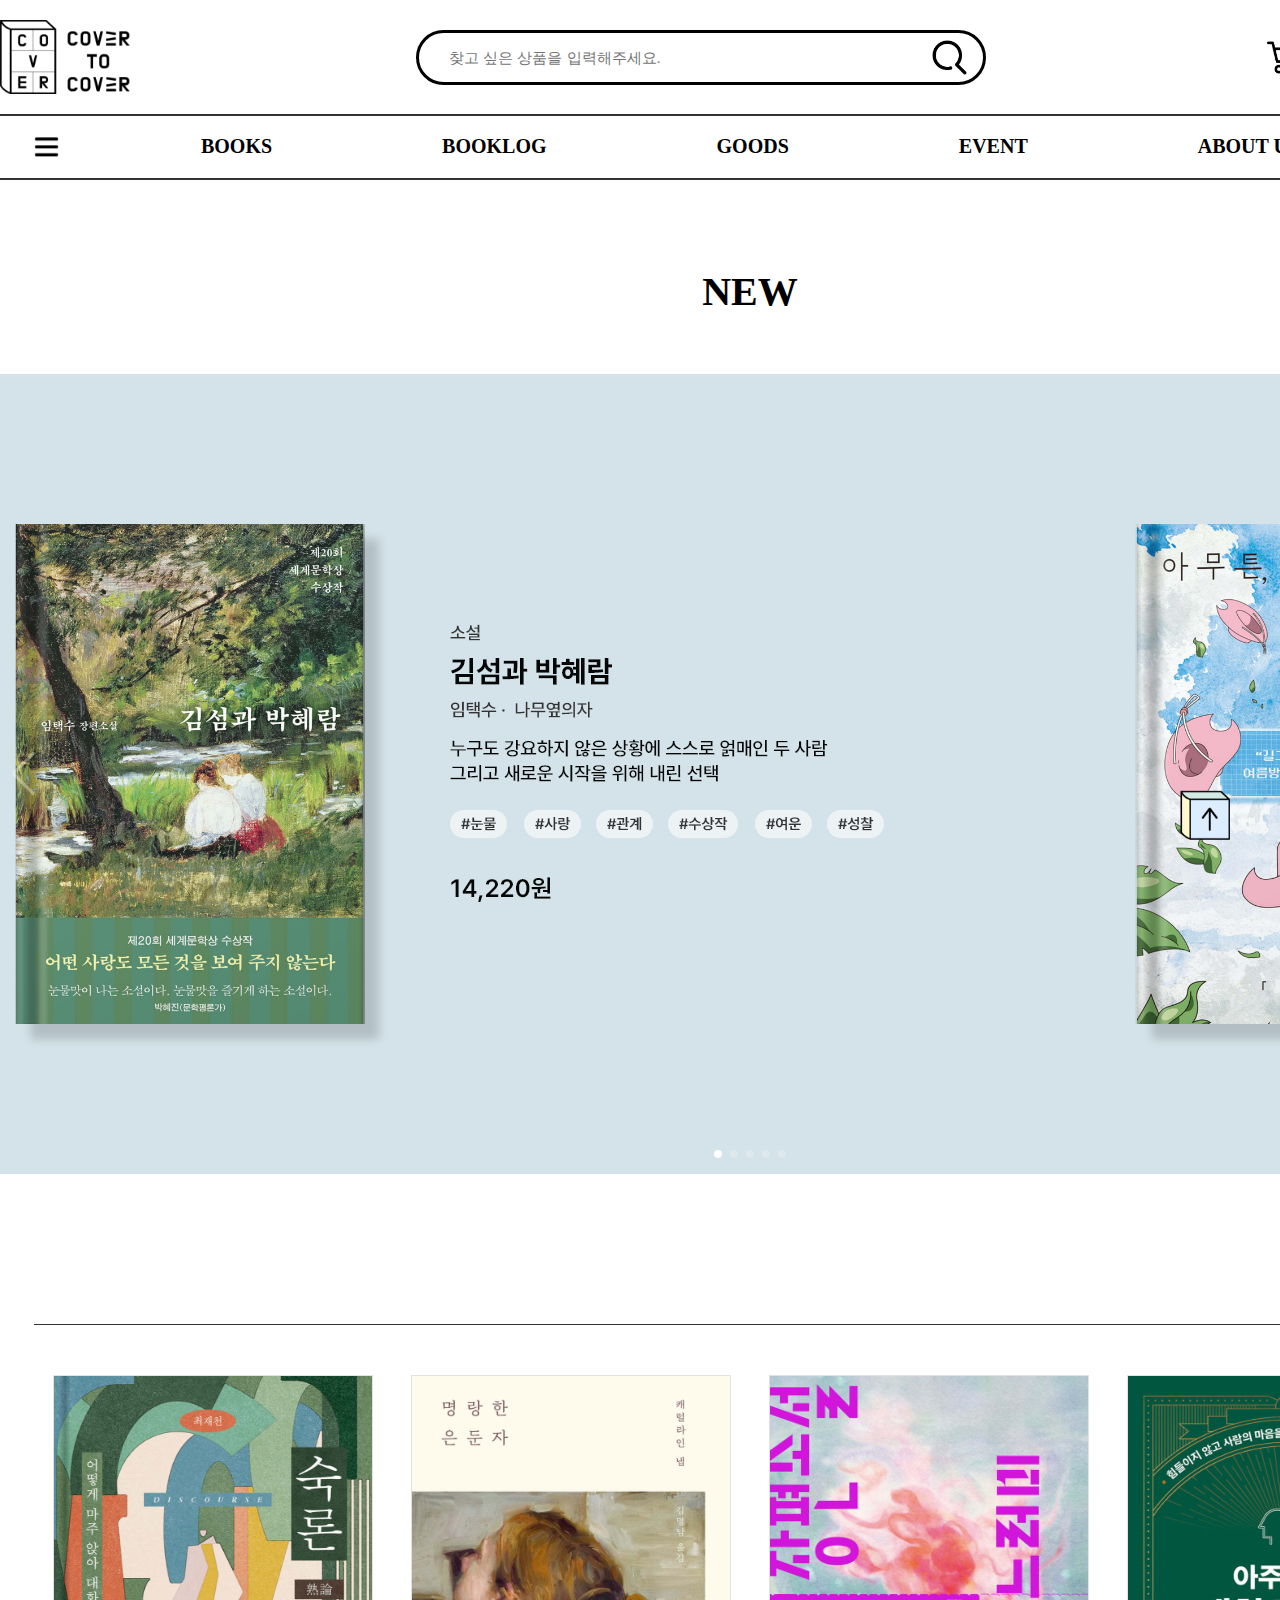
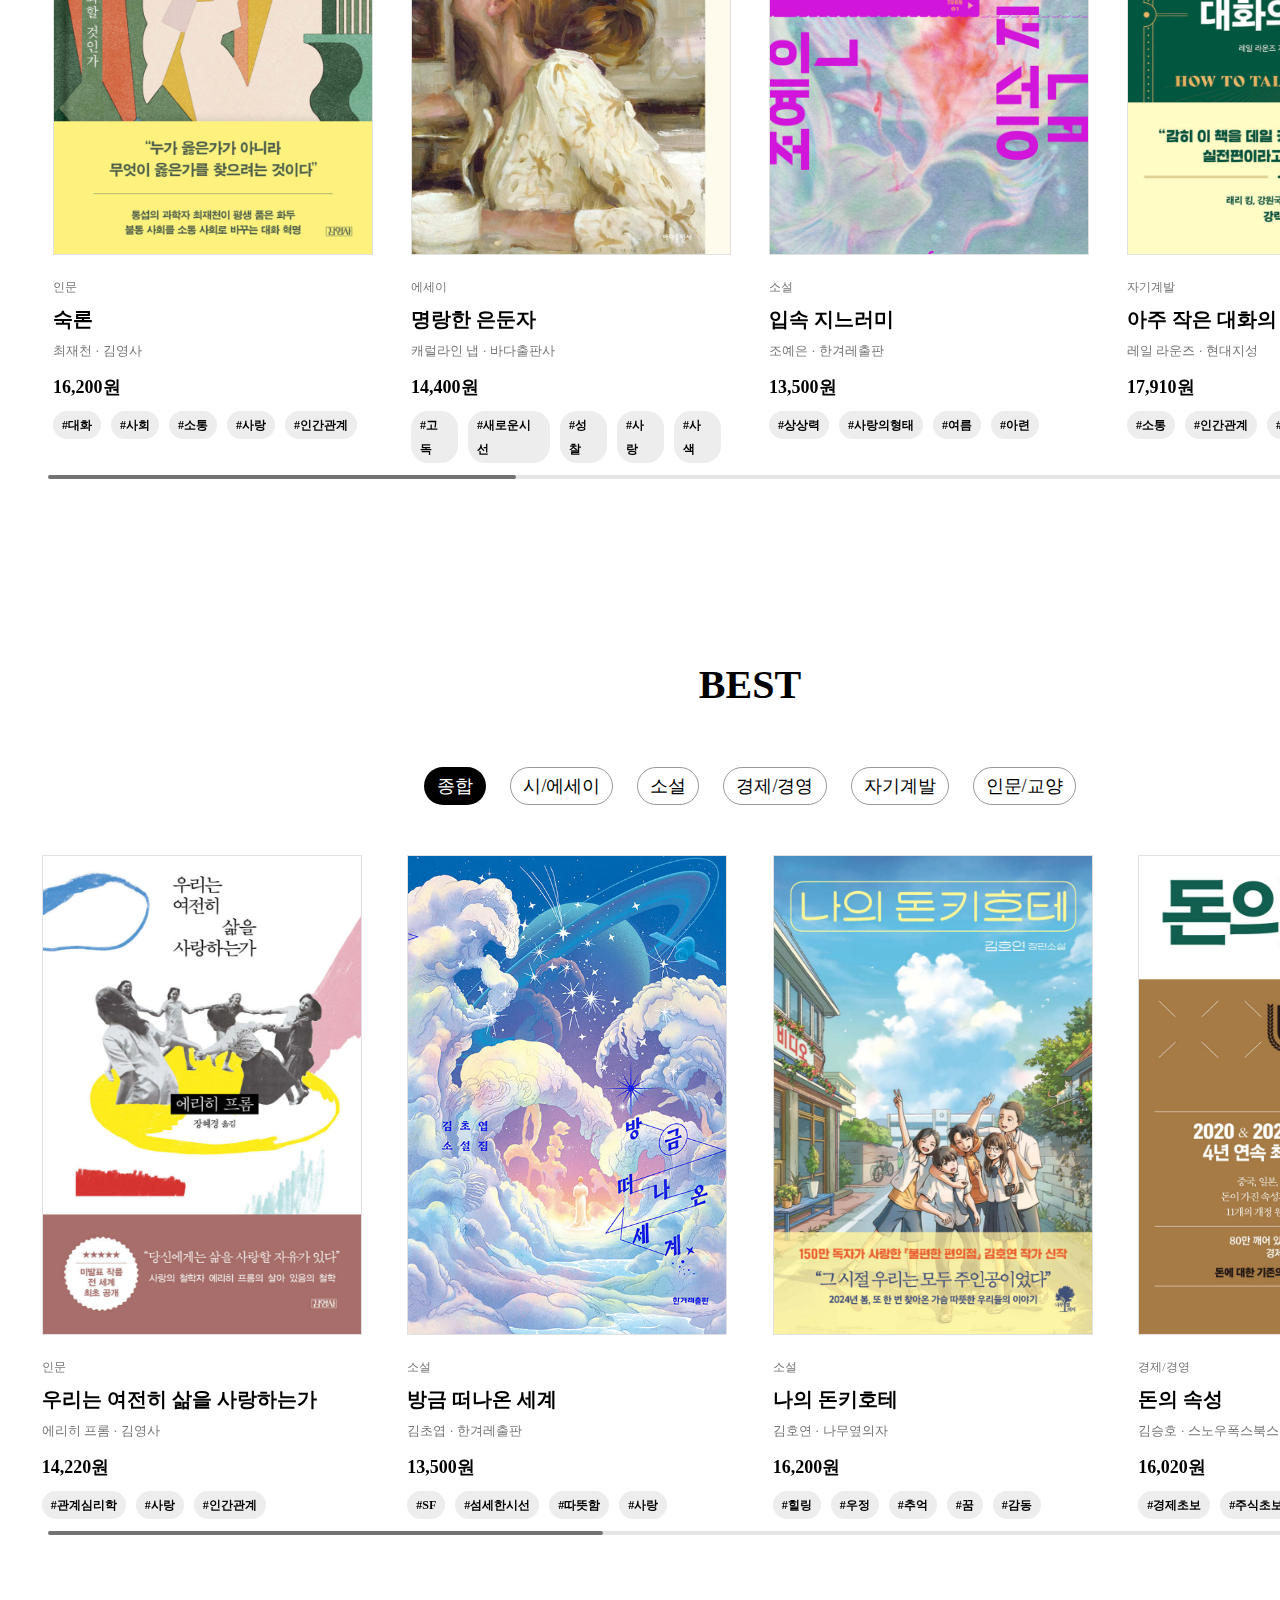
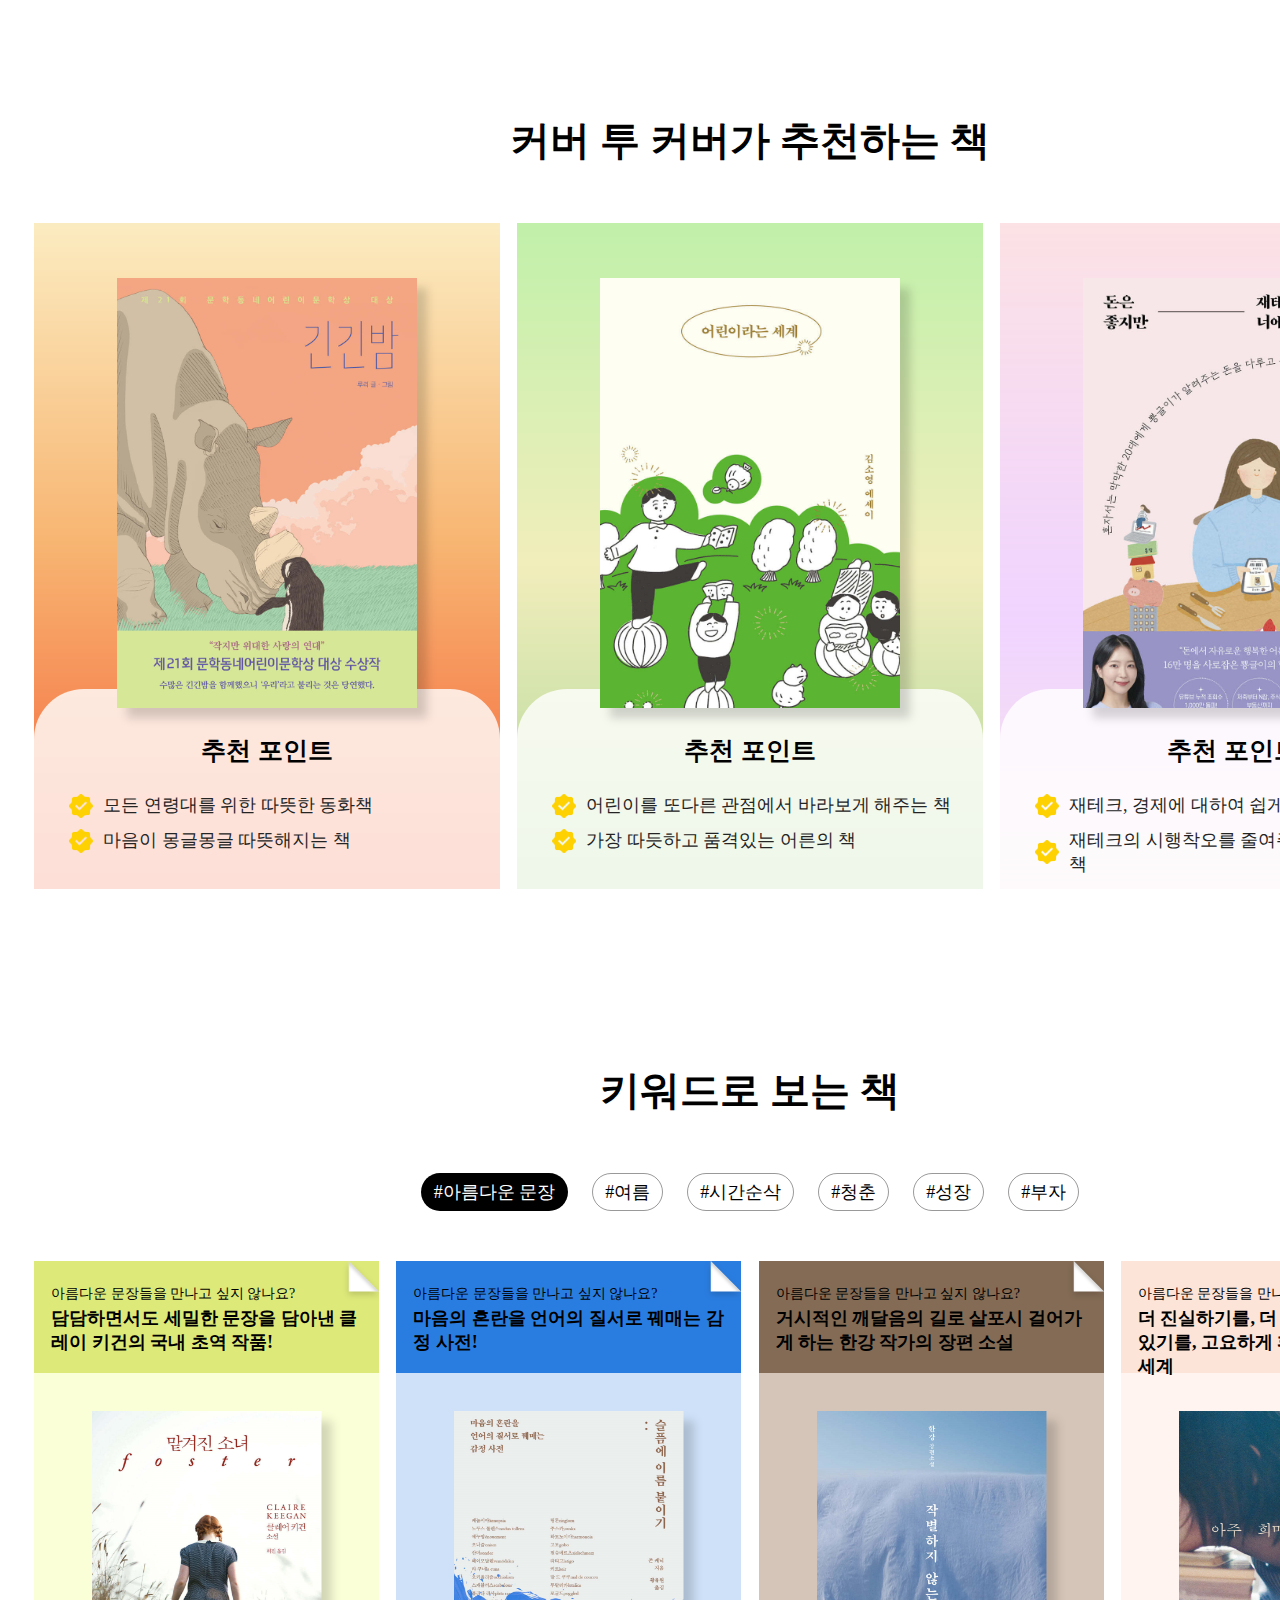
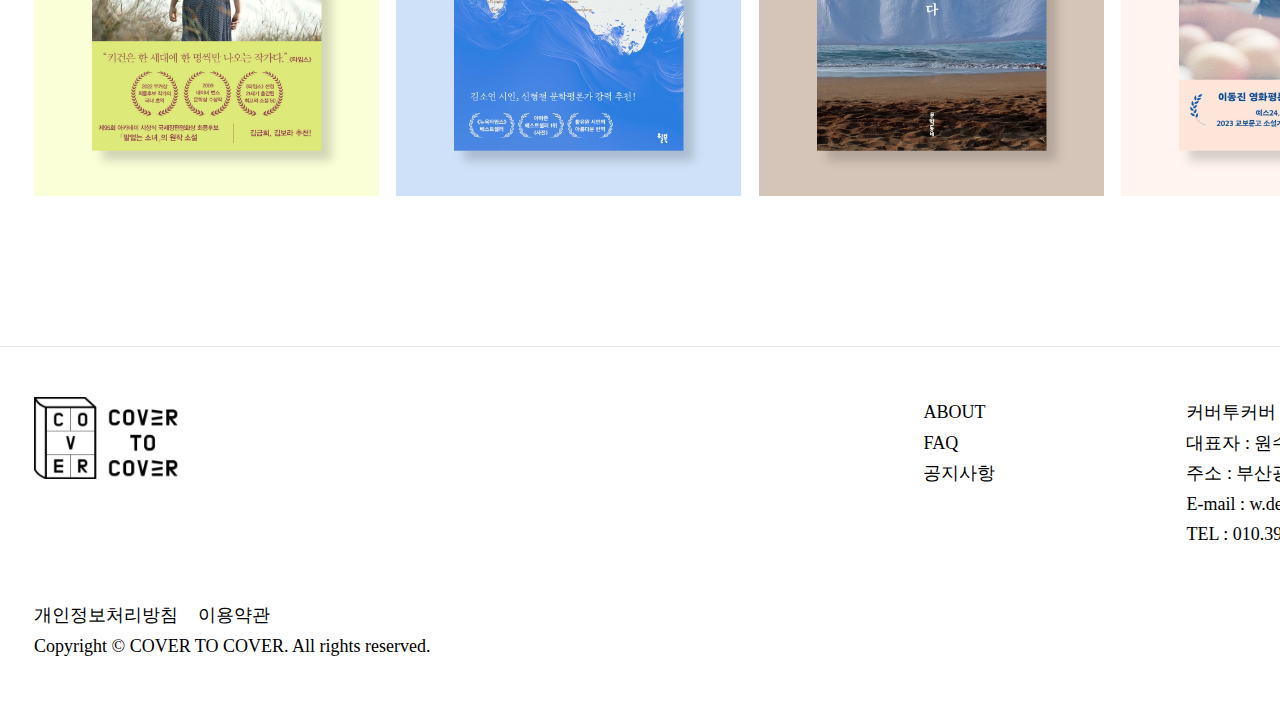
<file: sub_1_Books.html>
<!DOCTYPE html>
<html lang="ko">
<head>
    <meta charset="UTF-8">
    <meta name="viewport" content="width=1500">
    <title>COVER TO COVER</title>
        <!--파비콘-->
        <link rel="shortcut icon" href="./images/COVER-TO-COVER-Favicon.png" type="image/x-icon">
        <!--Pretandard 웹폰트-->
        <link href="https://webfontworld.github.io/pretendard/Pretendard.css" rel="stylesheet">
    
        <!-- Link Swiper's CSS -->
        <link rel="stylesheet" href="https://cdn.jsdelivr.net/npm/swiper@11/swiper-bundle.min.css"/>
        

        <link rel="stylesheet" href="./css/style_sub_1.css">
</head>
<body>
    <div id="top_box">
        <!--포지션 기준, border-->
        <div id="top">
            <!--가운데정렬-->
            <div class="logo">
                <a href="./index.html">
                    <img src="./images/logo.png" alt="로고이미지">
                </a>
                </a>
            </div><!--logo-->
            <div>
                <input type="search" class="search" placeholder="찾고 싶은 상품을 입력해주세요.">
            </div>
            <ul>
                <li>
                    <a href="#">
                        <img src="./images/icon_cart.png" alt="카트아이콘">
                    </a>
                </li>
                <li>
                    <a href="#">
                        <img src="./images/icon_heart.png" alt="하트아이콘">
                    </a>
                </li>
                <li>
                    <a href="#">
                        <img src="./images/icon_login.png" alt="로그인아이콘">
                    </a>
                </li>
            </ul>
        </div><!--top-->
    </div><!--top_box-->
    <div id="header">
        <!--border-->
        <div class="header_inner">
            <!--가운데정렬-->
            <a href="#" class="icon_category">
                <img src="./images/icon_category.png" alt="카테고리 아이콘">
            </a>
            <ul class="gnb">
                <li>
                    <a href="./sub_1_Books.html">BOOKS</a>
                </li>
                <li>
                    <a href="./sub_2_booklog.html">BOOKLOG</a>
                </li>
                <li>
                    <a href="./sub_3_goods.html">GOODS</a>
                        <ul class="sub">
                            <li><a href="./sub_goods_sub_1.html">전체 상품</a></li>
                            <li><a href="./sub_goods_sub_2.html">COVER MADE</a></li>
                            <li><a href="./sub_goods_sub_3.html">문구 & 독서용품</a></li>
                            <li><a href="./sub_goods_sub_4.html">리빙</a></li>
                            <li><a href="./sub_goods_sub_5.html">라이프</a></li>
                        </ul><!--sub-->
                </li>
                <li>
                    <a href="./sub_4_event.html">EVENT</a>
                </li>
                <li>
                    <a href="./sub_5_brand.html">ABOUT US</a>
                </li>
            </ul>
        </div><!--header_inner-->
    </div><!--header-->
    <div id="new">
        <h1>NEW</h1>
        <!-- Swiper -->
        <div class="swiper new">
            <div class="swiper-wrapper">
            <div class="swiper-slide n_bg1">
            </div><!--swiper-slide-->
            <div class="swiper-slide n_bg2">
            </div><!--swiper-slide-->
            <div class="swiper-slide n_bg3">
            </div><!--swiper-slide-->
            <div class="swiper-slide n_bg4">
            </div><!--swiper-slide-->
            <div class="swiper-slide n_bg5">
            </div><!--swiper-slide-->
            </div><!--swiper-wrapper-->
            <div class="swiper-button-next n_next"></div>
            <div class="swiper-button-prev n_prev"></div>
            <div class="swiper-pagination n_pag"></div>
        </div><!--swiper-->
    </div><!--new-->
    <div id="new_more">
        <!--border-->
        <ul class="new_box">
             <!-- Swiper -->
            <div class="swiper n_more">
                <div class="swiper-wrapper">
                <div class="swiper-slide">
                    <div class="new_more_inner">
                        <a href="#"><img src="./images/books_new_more_1.png" alt="숙론 이미지"></a>
                        <p class="genre">인문</p>
                        <p class="title">숙론</p>
                        <p class="writer">최재천 · 김영사</p>
                        <p class="price">16,200원</p>
                        <ul class="new_hashtag">
                            <li>
                                <a href="#">#대화</a>
                            </li>
                            <li>
                                <a href="#">#사회</a>
                            </li>
                            <li>
                                <a href="#">#소통</a>
                            </li>
                            <li>
                                <a href="#">#사랑</a>
                            </li>
                            <li>
                                <a href="#">#인간관계</a>
                            </li>
                        </ul><!--new_hashtag-->
                    </div><!--new_more_inner-->
                </div><!--swiper-slide-->
                <div class="swiper-slide">
                    <div class="new_more_inner">
                        <a href="#"><img src="./images/books_new_more_2.png" alt="명랑한 은둔자 이미지"></a>
                        <p class="genre">에세이</p>
                        <p class="title">명랑한 은둔자</p>
                        <p class="writer">캐럴라인 냅 · 바다출판사</p>
                        <p class="price">14,400원</p>
                        <ul class="new_hashtag">
                            <li>
                                <a href="#">#고독</a>
                            </li>
                            <li>
                                <a href="#">#새로운시선</a>
                            </li>
                            <li>
                                <a href="#">#성찰</a>
                            </li>
                            <li>
                                <a href="#">#사랑</a>
                            </li>
                            <li>
                                <a href="#">#사색</a>
                            </li>
                        </ul><!--new_hashtag-->
                    </div><!--new_more_inner-->
                </div><!--swiper-slide-->
                <div class="swiper-slide">
                    <div class="new_more_inner">
                        <a href="#"><img src="./images/books_new_more_3.png" alt="입속 지느러미 이미지"></a>
                        <p class="genre">소설</p>
                        <p class="title">입속 지느러미</p>
                        <p class="writer">조예은 · 한겨레출판</p>
                        <p class="price">13,500원</p>
                        <ul class="new_hashtag">
                            <li>
                                <a href="#">#상상력</a>
                            </li>
                            <li>
                                <a href="#">#사랑의형태</a>
                            </li>
                            <li>
                                <a href="#">#여름</a>
                            </li>
                            <li>
                                <a href="#">#아련</a>
                            </li>
                        </ul><!--new_hashtag-->
                    </div><!--new_more_inner-->
                </div><!--swiper-slide-->
                <div class="swiper-slide">
                    <div class="new_more_inner">
                        <a href="#"><img src="./images/books_new_more_4.png" alt="아주 작은 대화의 기술 이미지"></a>
                        <p class="genre">자기계발</p>
                        <p class="title">아주 작은 대화의 기술</p>
                        <p class="writer">레일 라운즈 · 현대지성</p>
                        <p class="price">17,910원</p>
                        <ul class="new_hashtag">
                            <li>
                                <a href="#">#소통</a>
                            </li>
                            <li>
                                <a href="#">#인간관계</a>
                            </li>
                            <li>
                                <a href="#">#대화</a>
                            </li>
                            <li>
                                <a href="#">#삶의자세</a>
                            </li>
                        </ul><!--new_hashtag-->
                    </div><!--new_more_inner-->
                </div><!--swiper-slide-->
                <div class="swiper-slide">
                    <div class="new_more_inner">
                        <a href="#"><img src="./images/books_new_more_5.png" alt="리틀 라이프1 이미지"></a>
                        <p class="genre">소설</p>
                        <p class="title">리틀 라이프1</p>
                        <p class="writer">한야 야나기하라 · 시공사</p>
                        <p class="price">13,320원</p>
                        <ul class="new_hashtag">
                            <li>
                                <a href="#">#눈물</a>
                            </li>
                            <li>
                                <a href="#">#따뜻함</a>
                            </li>
                            <li>
                                <a href="#">#궁금증유발</a>
                            </li>
                            <li>
                                <a href="#">#역주행</a>
                            </li>
                        </ul><!--new_hashtag-->
                    </div><!--new_more_inner-->
                </div><!--swiper-slide-->
                <div class="swiper-slide">
                    <div class="new_more_inner">
                        <a href="#"><img src="./images/books_new_more_6.png" alt="당신의 자랑이 되려고 이미지"></a>
                        <p class="genre">소설</p>
                        <p class="title">당신의 자랑이 되려고</p>
                        <p class="writer">조우리 · 읻다</p>
                        <p class="price">15,300원</p>
                        <ul class="new_hashtag">
                            <li>
                                <a href="#">#다정</a>
                            </li>
                            <li>
                                <a href="#">#여성</a>
                            </li>
                            <li>
                                <a href="#">#위로</a>
                            </li>
                            <li>
                                <a href="#">#따뜻</a>
                            </li>
                            <li>
                                <a href="#">#여름</a>
                            </li>
                        </ul><!--new_hashtag-->
                    </div><!--new_more_inner-->
                </div><!--swiper-slide-->
                <div class="swiper-slide">
                    <div class="new_more_inner">
                        <a href="#"><img src="./images/books_new_more_7.png" alt="숙론 이미지"></a>
                        <p class="genre">시</p>
                        <p class="title">마침내 멸망하는 여름</p>
                        <p class="writer">정 · BOOKK(부크크)</p>
                        <p class="price">10,000원</p>
                        <ul class="new_hashtag">
                            <li>
                                <a href="#">#여름</a>
                            </li>
                            <li>
                                <a href="#">#위로</a>
                            </li>
                            <li>
                                <a href="#">#몽글몽글</a>
                            </li>
                            <li>
                                <a href="#">#인생</a>
                            </li>
                        </ul><!--new_hashtag-->
                    </div><!--new_more_inner-->
                </div><!--swiper-slide-->
                <div class="swiper-slide">
                    <div class="new_more_inner">
                        <a href="#"><img src="./images/books_new_more_8.png" alt="숙론 이미지"></a>
                        <p class="genre">자기계발</p>
                        <p class="title">컨셉 수업</p>
                        <p class="writer">호소다 다카히로 · 알에이치코리아(RHK)</p>
                        <p class="price">19,800원</p>
                        <ul class="new_hashtag">
                            <li>
                                <a href="#">#성공</a>
                            </li>
                            <li>
                                <a href="#">#사업비결</a>
                            </li>
                            <li>
                                <a href="#">#마케팅전략</a>
                            </li>
                            <li>
                                <a href="#">#기획</a>
                            </li>
                        </ul><!--new_hashtag-->
                    </div><!--new_more_inner-->
                </div><!--swiper-slide-->
                <div class="swiper-slide">
                    <div class="new_more_inner">
                        <a href="#"><img src="./images/books_new_more_9.png" alt="숙론 이미지"></a>
                        <p class="genre">인문</p>
                        <p class="title">오십, 나는 재미있게 살기로 했다</p>
                        <p class="writer">이서원 · 나무사이</p>
                        <p class="price">15,300원</p>
                        <ul class="new_hashtag">
                            <li>
                                <a href="#">#버킷리스트</a>
                            </li>
                            <li>
                                <a href="#">#나이듦</a>
                            </li>
                            <li>
                                <a href="#">#따뜻</a>
                            </li>
                        </ul><!--new_hashtag-->
                    </div><!--new_more_inner-->
                </div><!--swiper-slide-->
                <div class="swiper-slide">
                    <div class="new_more_inner">
                        <a href="#"><img src="./images/books_new_more_10.png" alt="숙론 이미지"></a>
                        <p class="genre">인문</p>
                        <p class="title">하루 한 장 나의 어휘력을 위한 필사 노트</p>
                        <p class="writer">유선경 · 위즈덤하우스</p>
                        <p class="price">21,420원</p>
                        <ul class="new_hashtag">
                            <li>
                                <a href="#">#글쓰기</a>
                            </li>
                            <li>
                                <a href="#">#어휘력</a>
                            </li>
                            <li>
                                <a href="#">#필사</a>
                            </li>
                            <li>
                                <a href="#">#힐링</a>
                            </li>
                        </ul><!--new_hashtag-->
                    </div><!--new_more_inner-->
                </div><!--swiper-slide-->
                <div class="swiper-slide">
                    <div class="new_more_inner">
                        <a href="#"><img src="./images/books_new_more_11.png" alt="숙론 이미지"></a>
                        <p class="genre">자기계발</p>
                        <p class="title">말하지 않으면 인생은 바뀌지 않는다</p>
                        <p class="writer">샘 혼 · 서삼독</p>
                        <p class="price">18,000원</p>
                        <ul class="new_hashtag">
                            <li>
                                <a href="#">#커뮤니케이션</a>
                            </li>
                            <li>
                                <a href="#">#대화법</a>
                            </li>
                            <li>
                                <a href="#">#소통</a>
                            </li>
                        </ul><!--new_hashtag-->
                    </div><!--new_more_inner-->
                </div><!--swiper-slide-->
                <div class="swiper-slide">
                    <div class="new_more_inner">
                        <a href="#"><img src="./images/books_new_more_12.png" alt="숙론 이미지"></a>
                        <p class="genre">자기계발</p>
                        <p class="title">나는 읽고 쓰고 버린다</p>
                        <p class="writer">손웅정 · 난다</p>
                        <p class="price">15,300원</p>
                        <ul class="new_hashtag">
                            <li>
                                <a href="#">#리더</a>
                            </li>
                            <li>
                                <a href="#">#삶의자세</a>
                            </li>
                            <li>
                                <a href="#">#깨달음</a>
                            </li>
                            <li>
                                <a href="#">#독서</a>
                            </li>
                        </ul><!--new_hashtag-->
                    </div><!--new_more_inner-->
                </div><!--swiper-slide-->
                </div><!--swiper-wrapper-->
                <div class="swiper-scrollbar"></div>
            </div><!--swiper-->
           
              
         </ul><!--new_box-->
    </div><!--new_more-->
    <div id="best">
        <h1>BEST</h1>
                       <!--탭 시작-->
                <!--탭 메뉴 영역(우리가 실제로 클릭할 부분)
                각각의 li안에 a태그의 아이디를 가진 tab이 보이는 원리이다.
                -->
                <ul class="tabs">
                    <li><a href="#tab1">종합</a></li>
                    <li><a href="#tab2">시/에세이</a></li>
                    <li><a href="#tab3">소설</a></li>
                    <li><a href="#tab4">경제/경영</a></li>
                    <li><a href="#tab5">자기계발</a></li>
                    <li><a href="#tab6">인문/교양</a></li>
                </ul>

                <!--탭 콘텐츠 영역(tabs를 눌렀을때 변화할 내용들이 들어있는 곳) 모든 tab내용은, 각각 다른아이디를 갖고 있어야 하고, 같은 tab-content라는 클래스를 가지고 있어야 합니다.-->
                <div class="tab_container">

                    <div id="tab1" class="tab_content">
                        <!--Content-->    
                        <!-- Swiper -->
                                <div class="swiper best">
                                    <div class="swiper-wrapper">
                                    <div class="swiper-slide">
                                        <div class="best_b_inner">
                                            <a href="#"><img src="./images/books_best_book1_1.png" alt="숙론 이미지"></a>
                                            <p class="genre">인문</p>
                                            <p class="title">우리는 여전히 삶을 사랑하는가</p>
                                            <p class="writer">에리히 프롬 · 김영사</p>
                                            <p class="price">14,220원 </p>
                                            <ul class="new_hashtag">
                                                <li>
                                                    <a href="#">#관계심리학</a>
                                                </li>
                                                <li>
                                                    <a href="#">#사랑</a>
                                                </li>
                                                <li>
                                                    <a href="#">#인간관계</a>
                                                </li>
                                         </div><!--best_b_inner-->
                                    </div><!--swiper-slide-->
                                    <div class="swiper-slide">
                                        <div class="best_b_inner">
                                            <a href="#"><img src="./images/books_best_book1_2.png" alt="숙론 이미지"></a>
                                            <p class="genre">소설</p>
                                            <p class="title">방금 떠나온 세계</p>
                                            <p class="writer">김초엽 · 한겨레출판</p>
                                            <p class="price">13,500원</p>
                                            <ul class="new_hashtag">
                                                <li>
                                                    <a href="#">#SF</a>
                                                </li>
                                                <li>
                                                    <a href="#">#섬세한시선</a>
                                                </li>
                                                <li>
                                                    <a href="#">#따뜻함</a>
                                                </li>
                                                <li>
                                                    <a href="#">#사랑</a>
                                                </li>
                                         </div><!--best_b_inner-->
                                    </div><!--swiper-slide-->
                                    <div class="swiper-slide">
                                        <div class="best_b_inner">
                                            <a href="#"><img src="./images/books_best_book1_3.png" alt="숙론 이미지"></a>
                                            <p class="genre">소설</p>
                                            <p class="title">나의 돈키호테</p>
                                            <p class="writer">김호연 · 나무옆의자</p>
                                            <p class="price">16,200원</p>
                                            <ul class="new_hashtag">
                                                <li>
                                                    <a href="#">#힐링</a>
                                                </li>
                                                <li>
                                                    <a href="#">#우정</a>
                                                </li>
                                                <li>
                                                    <a href="#">#추억</a>
                                                </li>
                                                <li>
                                                    <a href="#">#꿈</a>
                                                </li>
                                                <li>
                                                    <a href="#">#감동</a>
                                                </li>
                                         </div><!--best_b_inner-->
                                    </div><!--swiper-slide-->
                                    <div class="swiper-slide">
                                        <div class="best_b_inner">
                                            <a href="#"><img src="./images/books_best_book1_4.png" alt="숙론 이미지"></a>
                                            <p class="genre">경제/경영</p>
                                            <p class="title">돈의 속성</p>
                                            <p class="writer">김승호 · 스노우폭스북스</p>
                                            <p class="price">16,020원</p>
                                            <ul class="new_hashtag">
                                                <li>
                                                    <a href="#">#경제초보</a>
                                                </li>
                                                <li>
                                                    <a href="#">#주식초보</a>
                                                </li>
                                                <li>
                                                    <a href="#">#돈</a>
                                                </li>
                                                <li>
                                                    <a href="#">#부자</a>
                                                </li>
                                         </div><!--best_b_inner-->
                                    </div><!--swiper-slide-->
                                    <div class="swiper-slide">
                                        <div class="best_b_inner">
                                            <a href="#"><img src="./images/books_best_book1_5.png" alt="숙론 이미지"></a>
                                            <p class="genre">소설</p>
                                            <p class="title">율의 시선</p>
                                            <p class="writer">김민서 · 창비</p>
                                            <p class="price">11,700원</p>
                                            <ul class="new_hashtag">
                                                <li>
                                                    <a href="#">#설렘</a>
                                                </li>
                                                <li>
                                                    <a href="#">#섬세한시선</a>
                                                </li>
                                                <li>
                                                    <a href="#">#성장</a>
                                                </li>
                                                <li>
                                                    <a href="#">#우정</a>
                                                </li>
                                         </div><!--best_b_inner-->
                                    </div><!--swiper-slide-->
                                    <div class="swiper-slide">
                                        <div class="best_b_inner">
                                            <a href="#"><img src="./images/books_best_book1_6.png" alt="숙론 이미지"></a>
                                            <p class="genre">에세이</p>
                                            <p class="title">나는 메트로폴리탄 미술관의 경비원입니다.</p>
                                            <p class="writer">패트릭 브링리 · 웅진지식하우스</p>
                                            <p class="price">15,750원</p>
                                            <ul class="new_hashtag">
                                                <li>
                                                    <a href="#">#성찰</a>
                                                </li>
                                                <li>
                                                    <a href="#">#이동진의올해의책</a>
                                                </li>
                                                <li>
                                                    <a href="#">#예술</a>
                                                </li>
                                         </div><!--best_b_inner-->
                                    </div><!--swiper-slide-->
                                    <div class="swiper-slide">
                                        <div class="best_b_inner">
                                            <a href="#"><img src="./images/books_best_book1_7.png" alt="숙론 이미지"></a>
                                            <p class="genre">에세이</p>
                                            <p class="title">결혼·여름</p>
                                            <p class="writer">알베르 까뮈 · 녹색광선</p>
                                            <p class="price">17,820원</p>
                                            <ul class="new_hashtag">
                                                <li>
                                                    <a href="#">#여름</a>
                                                </li>
                                                <li>
                                                    <a href="#">#결혼</a>
                                                </li>
                                                <li>
                                                    <a href="#">#인생</a>
                                                </li>
                                                <li>
                                                    <a href="#"> #표지예쁜</a>
                                                </li>
                                         </div><!--best_b_inner-->
                                    </div><!--swiper-slide-->
                                    <div class="swiper-slide">
                                        <div class="best_b_inner">
                                            <a href="#"><img src="./images/books_best_book1_8.png" alt="숙론 이미지"></a>
                                            <p class="genre">에세이</p>
                                            <p class="title">모래알만 한 진실이라도</p>
                                            <p class="writer">박완서 · 세계사</p>
                                            <p class="price">15,300원</p>
                                            <ul class="new_hashtag">
                                                <li>
                                                    <a href="#">#인생</a>
                                                </li>
                                                <li>
                                                    <a href="#">#따뜻함</a>
                                                </li>
                                                <li>
                                                    <a href="#">#위로</a>
                                                </li>
                                                <li>
                                                    <a href="#">#평온</a>
                                                </li>
                                         </div><!--best_b_inner-->
                                    </div><!--swiper-slide-->
                                    <div class="swiper-slide">
                                        <div class="best_b_inner">
                                            <a href="#"><img src="./images/books_best_book1_9.png" alt="숙론 이미지"></a>
                                            <p class="genre">소설</p>
                                            <p class="title">도시와 그 불확실한 벽</p>
                                            <p class="writer">무라카미 하루키 · 문학동네</p>
                                            <p class="price">17,550원</p>
                                            <ul class="new_hashtag">
                                                <li>
                                                    <a href="#">#섬세한묘사</a>
                                                </li>
                                                <li>
                                                    <a href="#">#아름다운문장</a>
                                                </li>
                                                <li>
                                                    <a href="#">#감성</a>
                                                </li>
                                         </div><!--best_b_inner-->
                                    </div><!--swiper-slide-->
                                    <div class="swiper-slide">
                                        <div class="best_b_inner">
                                            <a href="#"><img src="./images/books_best_book1_10.png" alt="숙론 이미지"></a>
                                            <p class="genre">에세이</p>
                                            <p class="title">아무튼 술</p>
                                            <p class="writer">김혼비 · 제철소</p>
                                            <p class="price">10,800원</p>
                                            <ul class="new_hashtag">
                                                <li>
                                                    <a href="#">#새벽에읽기좋은책</a>
                                                </li>
                                                <li>
                                                    <a href="#">#애주가</a>
                                                </li>
                                                <li>
                                                    <a href="#">#술</a>
                                                </li>
                                         </div><!--best_b_inner-->
                                    </div><!--swiper-slide-->
                                    </div><!--swiper-wrapper-->
                                    <div class="swiper-scrollbar"></div>
                                </div><!--swiper-->
                    </div><!--tab1-->

                    <div id="tab2" class="tab_content">
                        <!--Content-->
                            <!-- Swiper -->
                            <div class="swiper best">
                                <div class="swiper-wrapper">
                                
                                <div class="swiper-slide">
                                    <div class="best_b_inner">
                                        <a href="#"><img src="./images/books_best_book2_1.png" alt="누군가를 이토록 사랑한 적 이미지"></a>
                                        <p class="genre">시</p>
                                        <p class="title">누군가를 이토록 사랑한 적</p>
                                        <p class="writer">이병률 ·  문학과지성사</p>
                                        <p class="price">10,800원</p>
                                        <ul class="new_hashtag">
                                            <li>
                                                <a href="#">#사랑</a>
                                            </li>
                                            <li>
                                                <a href="#">#설렘</a>
                                            </li>
                                            <li>
                                                <a href="#">#긴여운</a>
                                            </li>
                                            <li>
                                                <a href="#">#감동</a>
                                            </li>
                                            <li>
                                                <a href="#">#청춘</a>
                                            </li>
                                     </div><!--best_b_inner-->
                                </div><!--swiper-slide-->
                                <div class="swiper-slide">
                                    <div class="best_b_inner">
                                        <a href="#"><img src="./images/books_best_book2_2.png" alt="숙론 이미지"></a>
                                        <p class="genre">에세이</p>
                                        <p class="title">사랑의 기술</p>
                                        <p class="writer">에리히 프롬 · 문예출판사</p>
                                        <p class="price">14,400원</p>
                                        <ul class="new_hashtag">
                                            <li>
                                                <a href="#">#사랑</a>
                                            </li>
                                            <li>
                                                <a href="#">#사회</a>
                                            </li>
                                            <li>
                                                <a href="#">#소통</a>
                                            </li>
                                            <li>
                                                <a href="#">#철학</a>
                                            </li>
                                            <li>
                                                <a href="#">#인간관계</a>
                                            </li>
                                     </div><!--best_b_inner-->
                                </div><!--swiper-slide-->
                                <div class="swiper-slide">
                                    <div class="best_b_inner">
                                        <a href="#"><img src="./images/books_best_book2_3.png" alt="운다고 달라지는 일은 아무것도 없겠지만 이미지"></a>
                                        <p class="genre">에세이</p>
                                        <p class="title">운다고 달라지는 일은 아무것도 없겠지만</p>
                                        <p class="writer">박준 · 난다</p>
                                        <p class="price">12,600원</p>
                                        <ul class="new_hashtag">
                                            <li>
                                                <a href="#">#새벽에읽기좋은책</a>
                                            </li>
                                            <li>
                                                <a href="#">#먹먹한</a>
                                            </li>
                                            <li>
                                                <a href="#">#울림있는</a>
                                            </li>
                                            <li>
                                                <a href="#">#위로</a>
                                            </li>
                                     </div><!--best_b_inner-->
                                </div><!--swiper-slide-->
                                <div class="swiper-slide">
                                    <div class="best_b_inner">
                                        <a href="#"><img src="./images/books_best_book2_4.png" alt="그대는 나의 여름이 되세요 이미지"></a>
                                        <p class="genre">시</p>
                                        <p class="title">그대는 나의 여름이 되세요</p>
                                        <p class="writer">서덕준 · 위즈덤하우스 </p>
                                        <p class="price">15,300원</p>
                                        <ul class="new_hashtag">
                                            <li>
                                                <a href="#">#감성자극</a>
                                            </li>
                                            <li>
                                                <a href="#">#위로</a>
                                            </li>
                                            <li>
                                                <a href="#">#소통</a>
                                            </li>
                                            <li>
                                                <a href="#">#잠들기전</a>
                                            </li>
                                     </div><!--best_b_inner-->
                                </div><!--swiper-slide-->
                                <div class="swiper-slide">
                                    <div class="best_b_inner">
                                        <a href="#"><img src="./images/books_best_book2_5.png" alt="찌그러져도 동그라미 입니다 이미지"></a>
                                        <p class="genre">에세이</p>
                                        <p class="title">찌그러져도 동그라미 입니다</p>
                                        <p class="writer">김창완 · 웅진지식하우스</p>
                                        <p class="price">16,020원</p>
                                        <ul class="new_hashtag">
                                            <li>
                                                <a href="#">#위로</a>
                                            </li>
                                            <li>
                                                <a href="#">#잠들기전</a>
                                            </li>
                                            <li>
                                                <a href="#">#울림있는</a>
                                            </li>
                                     </div><!--best_b_inner-->
                                </div><!--swiper-slide-->
                                <div class="swiper-slide">
                                    <div class="best_b_inner">
                                        <a href="#"><img src="./images/books_best_book2_6.png" alt="샤워젤과 소다수 이미지"></a>
                                        <p class="genre">시</p>
                                        <p class="title">샤워젤과 소다수</p>
                                        <p class="writer">고선경 · 문학동네</p>
                                        <p class="price">10,800원</p>
                                        <ul class="new_hashtag">
                                            <li>
                                                <a href="#">#사랑</a>
                                            </li>
                                            <li>
                                                <a href="#">#여름</a>
                                            </li>
                                            <li>
                                                <a href="#">#귀여운</a>
                                            </li>
                                            <li>
                                                <a href="#">#통통튀는</a>
                                            </li>
                                     </div><!--best_b_inner-->
                                </div><!--swiper-slide-->
                                <div class="swiper-slide">
                                    <div class="best_b_inner">
                                        <a href="#"><img src="./images/books_best_book2_7.png" alt="삶을 견디는 기쁨 이미지"></a>
                                        <p class="genre">에세이</p>
                                        <p class="title">삶을 견디는 기쁨</p>
                                        <p class="writer">헤르만 헤세 · 문예춘추사</p>
                                        <p class="price">15,120원</p>
                                        <ul class="new_hashtag">
                                            <li>
                                                <a href="#">#위로</a>
                                            </li>
                                            <li>
                                                <a href="#">#응원</a>
                                            </li>
                                            <li>
                                                <a href="#">#삶의철학</a>
                                            </li>
                                            <li>
                                                <a href="#">#지혜</a>
                                            </li>
                                     </div><!--best_b_inner-->
                                </div><!--swiper-slide-->
                                <div class="swiper-slide">
                                    <div class="best_b_inner">
                                        <a href="#"><img src="./images/books_best_book2_8.png" alt="아무튼 술 이미지"></a>
                                        <p class="genre">에세이</p>
                                        <p class="title">아무튼 술</p>
                                        <p class="writer">김혼비 · 제철소</p>
                                        <p class="price">10,800원</p>
                                        <ul class="new_hashtag">
                                            <li>
                                                <a href="#">#새벽에읽기좋은책</a>
                                            </li>
                                            <li>
                                                <a href="#">#애주가</a>
                                            </li>
                                            <li>
                                                <a href="#">#술</a>
                                            </li>
                                     </div><!--best_b_inner-->
                                </div><!--swiper-slide-->
                                <div class="swiper-slide">
                                    <div class="best_b_inner">
                                        <a href="#"><img src="./images/books_best_book2_9.png" alt="우리의 여름에게 이미지"></a>
                                        <p class="genre">에세이</p>
                                        <p class="title">우리의 여름에게</p>
                                        <p class="writer">최지은 · 창비 </p>
                                        <p class="price">12,600원</p>
                                        <ul class="new_hashtag">
                                            <li>
                                                <a href="#">#긴여운</a>
                                            </li>
                                            <li>
                                                <a href="#">#여름</a>
                                            </li>
                                            <li>
                                                <a href="#">#응원</a>
                                            </li>
                                            <li>
                                                <a href="#">#위로</a>
                                            </li>
                                            <li>
                                                <a href="#">#인생</a>
                                            </li>
                                     </div><!--best_b_inner-->
                                </div><!--swiper-slide-->
                                <div class="swiper-slide">
                                    <div class="best_b_inner">
                                        <a href="#"><img src="./images/books_best_book2_10.png" alt="결혼·여름 이미지"></a>
                                        <p class="genre">에세이</p>
                                        <p class="title">결혼·여름</p>
                                        <p class="writer">알베르 까뮈 · 녹색광선 </p>
                                        <p class="price">17,820원</p>
                                        <ul class="new_hashtag">
                                            <li>
                                                <a href="#">#여름</a>
                                            </li>
                                            <li>
                                                <a href="#">#결혼</a>
                                            </li>
                                            <li>
                                                <a href="#">#인생</a>
                                            </li>
                                            <li>
                                                <a href="#"> #표지예쁜</a>
                                            </li>
                                     </div><!--best_b_inner-->
                                </div><!--swiper-slide-->
                                </div><!--swiper-wrapper-->
                                <div class="swiper-scrollbar"></div>
                            </div><!--swiper-->

                    </div><!--tab2-->

                    <div id="tab3" class="tab_content">
                        <!--Content-->
                            <!-- Swiper -->
                            <div class="swiper best">
                                <div class="swiper-wrapper">
                                <div class="swiper-slide">
                                    <div class="best_b_inner">
                                        <a href="#"><img src="./images/books_best_book3_1.png" alt="우리가 빛의 속도로 갈 수 없다면 이미지"></a>
                                        <p class="genre">소설</p>
                                        <p class="title">우리가 빛의 속도로 갈 수 없다면</p>
                                        <p class="writer">김초엽 · 허블 </p>
                                        <p class="price">12,600원</p>
                                        <ul class="new_hashtag">
                                            <li>
                                                <a href="#">#여름</a>
                                            </li>
                                            <li>
                                                <a href="#">#몰입감최고</a>
                                            </li>
                                            <li>
                                                <a href="#">#SF</a>
                                            </li>
                                            <li>
                                                <a href="#">#인생책</a>
                                            </li>
                                     </div><!--best_b_inner-->
                                </div><!--swiper-slide-->
                                <div class="swiper-slide">
                                    <div class="best_b_inner">
                                        <a href="#"><img src="./images/books_best_book3_2.png" alt="소년이 온다 이미지"></a>
                                        <p class="genre">소설</p>
                                        <p class="title">소년이 온다</p>
                                        <p class="writer">한강 · 창비</p>
                                        <p class="price">13,500원</p>
                                        <ul class="new_hashtag">
                                            <li>
                                                <a href="#">#역사</a>
                                            </li>
                                            <li>
                                                <a href="#">#먹먹한</a>
                                            </li>
                                            <li>
                                                <a href="#">#긴여운</a>
                                            </li>
                                            <li>
                                                <a href="#">#필독서</a>
                                            </li>
                                     </div><!--best_b_inner-->
                                </div><!--swiper-slide-->
                                <div class="swiper-slide">
                                    <div class="best_b_inner">
                                        <a href="#"><img src="./images/books_best_book3_3.png" alt="나의 돈키호테 이미지"></a>
                                        <p class="genre">소설</p>
                                        <p class="title">나의 돈키호테</p>
                                        <p class="writer">김호연 · 나무옆의자</p>
                                        <p class="price">16,200원</p>
                                        <ul class="new_hashtag">
                                            <li>
                                                <a href="#">#힐링</a>
                                            </li>
                                            <li>
                                                <a href="#">#우정</a>
                                            </li>
                                            <li>
                                                <a href="#">#추억</a>
                                            </li>
                                            <li>
                                                <a href="#">#꿈</a>
                                            </li>
                                            <li>
                                                <a href="#">#감동</a>
                                            </li>
                                     </div><!--best_b_inner-->
                                </div><!--swiper-slide-->
                                <div class="swiper-slide">
                                    <div class="best_b_inner">
                                        <a href="#"><img src="./images/books_best_book3_4.png" alt="구의 증명 이미지"></a>
                                        <p class="genre">소설</p>
                                        <p class="title">구의 증명</p>
                                        <p class="writer">최진영 · 은행나무</p>
                                        <p class="price">10,800원</p>
                                        <ul class="new_hashtag">
                                            <li>
                                                <a href="#">#역주행</a>
                                            </li>
                                            <li>
                                                <a href="#">#사랑</a>
                                            </li>
                                            <li>
                                                <a href="#">#울림있는</a>
                                            </li>
                                            <li>
                                                <a href="#">#삶과죽음</a>
                                            </li>
                                     </div><!--best_b_inner-->
                                </div><!--swiper-slide-->
                                <div class="swiper-slide">
                                    <div class="best_b_inner">
                                        <a href="#"><img src="./images/books_best_book3_5.png" alt="가녀장의 시대 이미지"></a>
                                        <p class="genre">소설</p>
                                        <p class="title">가녀장의 시대</p>
                                        <p class="writer">이슬아 · 이야기장수</p>
                                        <p class="price">13,500원</p>
                                        <ul class="new_hashtag">
                                            <li>
                                                <a href="#">#울림있는</a>
                                            </li>
                                            <li>
                                                <a href="#">#긴여운</a>
                                            </li>
                                            <li>
                                                <a href="#">#아름다운문장</a>
                                            </li>
                                     </div><!--best_b_inner-->
                                </div><!--swiper-slide-->
                                <div class="swiper-slide">
                                    <div class="best_b_inner">
                                        <a href="#"><img src="./images/books_best_book3_6.png" alt="내일의 으뜸 이미지"></a>
                                        <p class="genre">소설</p>
                                        <p class="title">내일의 으뜸</p>
                                        <p class="writer">김빵 · 다향</p>
                                        <p class="price">11,700원</p>
                                        <ul class="new_hashtag">
                                            <li>
                                                <a href="#">#드라마원작</a>
                                            </li>
                                            <li>
                                                <a href="#">#설렘</a>
                                            </li>
                                            <li>
                                                <a href="#">#시간순삭</a>
                                            </li>
                                     </div><!--best_b_inner-->
                                </div><!--swiper-slide-->
                                <div class="swiper-slide">
                                    <div class="best_b_inner">
                                        <a href="#"><img src="./images/books_best_book3_7.png" alt="인간 실격 이미지"></a>
                                        <p class="genre">소설</p>
                                        <p class="title">인간 실격</p>
                                        <p class="writer">다자이 오사무 · 민음사</p>
                                        <p class="price">8,100원</p>
                                        <ul class="new_hashtag">
                                            <li>
                                                <a href="#">#고전</a>
                                            </li>
                                            <li>
                                                <a href="#">#가을</a>
                                            </li>
                                            <li>
                                                <a href="#">#충격</a>
                                            </li>
                                            <li>
                                                <a href="#">#긴장감</a>
                                            </li>
                                            <li>
                                                <a href="#">#삶</a>
                                            </li>
                                     </div><!--best_b_inner-->
                                </div><!--swiper-slide-->
                                <div class="swiper-slide">
                                    <div class="best_b_inner">
                                        <a href="#"><img src="./images/books_best_book3_8.png" alt="홍학의 자리 이미지"></a>
                                        <p class="genre">소설</p>
                                        <p class="title">홍학의 자리</p>
                                        <p class="writer">정해연 · 엘릭시르</p>
                                        <p class="price">12,600원</p>
                                        <ul class="new_hashtag">
                                            <li>
                                                <a href="#">#살인사건</a>
                                            </li>
                                            <li>
                                                <a href="#">#반전</a>
                                            </li>
                                            <li>
                                                <a href="#">#몰입감최고</a>
                                            </li>
                                            <li>
                                                <a href="#">#충격</a>
                                            </li>
                                     </div><!--best_b_inner-->
                                </div><!--swiper-slide-->
                                <div class="swiper-slide">
                                    <div class="best_b_inner">
                                        <a href="#"><img src="./images/books_best_book3_9.png" alt="회색 인간 이미지"></a>
                                        <p class="genre">소설</p>
                                        <p class="title">회색 인간</p>
                                        <p class="writer">김동식 · 요다</p>
                                        <p class="price">11,700원</p>
                                        <ul class="new_hashtag">
                                            <li>
                                                <a href="#">#긴여운</a>
                                            </li>
                                            <li>
                                                <a href="#">#기발한</a>
                                            </li>
                                            <li>
                                                <a href="#"> #몰입감최고</a>
                                            </li>
                                            <li>
                                                <a href="#">#감동 </a>
                                            </li>
                                     </div><!--best_b_inner-->
                                </div><!--swiper-slide-->
                                <div class="swiper-slide">
                                    <div class="best_b_inner">
                                        <a href="#"><img src="./images/books_best_book3_10.png" alt="참을 수 없는 존재의 가벼움 이미지"></a>
                                        <p class="genre">소설</p>
                                        <p class="title">참을 수 없는 존재의 가벼움</p>
                                        <p class="writer">밀란 쿤데라 · 민음사</p>
                                        <p class="price">15,300원</p>
                                        <ul class="new_hashtag">
                                            <li>
                                                <a href="#">#사랑</a>
                                            </li>
                                            <li>
                                                <a href="#">#고전</a>
                                            </li>
                                            <li>
                                                <a href="#">#인생책</a>
                                            </li>
                                            <li>
                                                <a href="#">#감동</a>
                                            </li>
                                     </div><!--best_b_inner-->
                                </div><!--swiper-slide-->
                                </div><!--swiper-wrapper-->
                                <div class="swiper-scrollbar"></div>
                            </div><!--swiper-->
                    </div><!--tab3-->

                    <div id="tab4" class="tab_content">
                        <!--Content-->
                            <!-- Swiper -->
                            <div class="swiper best">
                                <div class="swiper-wrapper">
                                    <div class="swiper-slide">
                                        <div class="best_b_inner">
                                            <a href="#"><img src="./images/books_best_book4_1.png" alt="돈의 속성 이미지"></a>
                                            <p class="genre">경제/경영</p>
                                            <p class="title">돈의 속성</p>
                                            <p class="writer">김승호 · 스노우폭스북스</p>
                                            <p class="price">16,020원/p>
                                            <ul class="new_hashtag">
                                                <li>
                                                    <a href="#">#경제초보</a>
                                                </li>
                                                <li>
                                                    <a href="#">#주린이</a>
                                                </li>
                                                <li>
                                                    <a href="#">#돈</a>
                                                </li>
                                                <li>
                                                    <a href="#">#부자</a>
                                                </li>
                                         </div><!--best_b_inner-->
                                    </div><!--swiper-slide-->
                                    <div class="swiper-slide">
                                        <div class="best_b_inner">
                                            <a href="#"><img src="./images/books_best_book4_2.png" alt="부자의 그릇 (블랙 에디션) 이미지"></a>
                                            <p class="genre">경제/경영</p>
                                            <p class="title">부자의 그릇 (블랙 에디션)</p>
                                            <p class="writer">이즈미 마사토 · 다산북스</p>
                                            <p class="price">15,300원</p>
                                            <ul class="new_hashtag">
                                                <li>
                                                    <a href="#">#부자</a>
                                                </li>
                                                <li>
                                                    <a href="#">#돈관념</a>
                                                </li>
                                                <li>
                                                    <a href="#">#경제초보</a>
                                                </li>
                                                <li>
                                                    <a href="#">돈의의미</a>
                                                </li>
                                         </div><!--best_b_inner-->
                                    </div><!--swiper-slide-->
                                    <div class="swiper-slide">
                                        <div class="best_b_inner">
                                            <a href="#"><img src="./images/books_best_book4_3.png" alt="부의 추월차선 (10주년 스페셜 에디션) 이미지"></a>
                                            <p class="genre">경제/경영</p>
                                            <p class="title">부의 추월차선 (10주년 스페셜 에디션)</p>
                                            <p class="writer">엠제이 드마코 · 토트출판사</p>
                                            <p class="price">15,750원</p>
                                            <ul class="new_hashtag">
                                                <li>
                                                    <a href="#">#경제적자유</a>
                                                </li>
                                                <li>
                                                    <a href="#">#부자비법</a>
                                                </li>
                                                <li>
                                                    <a href="#">#경제관념</a>
                                                </li>
                                                <li>
                                                    <a href="#">#변화</a>
                                                </li>
                                         </div><!--best_b_inner-->
                                    </div><!--swiper-slide-->
                                    <div class="swiper-slide">
                                        <div class="best_b_inner">
                                            <a href="#"><img src="./images/books_best_book4_4.png" alt="레버리지 이미지"></a>
                                            <p class="genre">경제/경영</p>
                                            <p class="title">레버리지</p>
                                            <p class="writer">롭 무어 · 다산북스</p>
                                            <p class="price">16,200원</p>
                                            <ul class="new_hashtag">
                                                <li>
                                                    <a href="#">#사업필독서</a>
                                                </li>
                                                <li>
                                                    <a href="#">#부자마인드</a>
                                                </li>
                                                <li>
                                                    <a href="#">#인생책</a>
                                                </li>
                                         </div><!--best_b_inner-->
                                    </div><!--swiper-slide-->
                                    <div class="swiper-slide">
                                        <div class="best_b_inner">
                                            <a href="#"><img src="./images/books_best_book4_5.png" alt="부자 아빠 가난한 아빠 20주년 특별 기념판 이미지"></a>
                                            <p class="genre">경제/경영</p>
                                            <p class="title">부자 아빠 가난한 아빠 20주년 특별 기념판</p>
                                            <p class="writer">로버트 기요사키 · 민음인</p>
                                            <p class="price">15,300원</p>
                                            <ul class="new_hashtag">
                                                <li>
                                                    <a href="#">#경제초보</a>
                                                </li>
                                                <li>
                                                    <a href="#">#경린이</a>
                                                </li>
                                                <li>
                                                    <a href="#">#금융바이블</a>
                                                </li>
                                         </div><!--best_b_inner-->
                                    </div><!--swiper-slide-->
                                    <div class="swiper-slide">
                                        <div class="best_b_inner">
                                            <a href="#"><img src="./images/books_best_book4_6.png" alt="에디토리얼 씽킹 이미지"></a>
                                            <p class="genre">경제/경영</p>
                                            <p class="title">에디토리얼 씽킹</p>
                                            <p class="writer">최혜진 · 터틀넥프레스</p>
                                            <p class="price">18,000원</p>
                                            <ul class="new_hashtag">
                                                <li>
                                                    <a href="#">#창작</a>
                                                </li>
                                                <li>
                                                    <a href="#">#에디터</a>
                                                </li>
                                                <li>
                                                    <a href="#">#편집</a>
                                                </li>
                                                <li>
                                                    <a href="#">#기획</a>
                                                </li>
                                         </div><!--best_b_inner-->
                                    </div><!--swiper-slide-->
                                    <div class="swiper-slide">
                                        <div class="best_b_inner">
                                            <a href="#"><img src="./images/books_best_book4_7.png" alt="보도 섀퍼의 돈 이미지"></a>
                                            <p class="genre">경제/경영</p>
                                            <p class="title">보도 섀퍼의 돈</p>
                                            <p class="writer">보도 섀퍼 · 에포케</p>
                                            <p class="price">15,030원</p>
                                            <ul class="new_hashtag">
                                                <li>
                                                    <a href="#">#재테크기초</a>
                                                </li>
                                                <li>
                                                    <a href="#">#부자되는법</a>
                                                </li>
                                                <li>
                                                    <a href="#">#돈</a>
                                                </li>
                                                <li>
                                                    <a href="#">#경린이</a>
                                                </li>
                                         </div><!--best_b_inner-->
                                    </div><!--swiper-slide-->
                                    <div class="swiper-slide">
                                        <div class="best_b_inner">
                                            <a href="#"><img src="./images/books_best_book4_8.png" alt="일의 격 이미지"></a>
                                            <p class="genre">경제/경영</p>
                                            <p class="title">일의 격</p>
                                            <p class="writer">신수정 · 턴어라운드</p>
                                            <p class="price">16,200원</p>
                                            <ul class="new_hashtag">
                                                <li>
                                                    <a href="#">#경영전략</a>
                                                </li>
                                                <li>
                                                    <a href="#">#성장</a>
                                                </li>
                                                <li>
                                                    <a href="#">#성숙한삶</a>
                                                </li>
                                                <li>
                                                    <a href="#">#리더쉽</a>
                                                </li>
                                         </div><!--best_b_inner-->
                                    </div><!--swiper-slide-->
                                    <div class="swiper-slide">
                                        <div class="best_b_inner">
                                            <a href="#"><img src="./images/books_best_book4_9.png" alt="무조건 팔리는 스토리 마케팅 기술 이미지"></a>
                                            <p class="genre">경제/경영</p>
                                            <p class="title">무조건 팔리는 스토리 마케팅 기술</p>
                                            <p class="writer">가와카미 데쓰야 · 동양북스(동양books)</p>
                                            <p class="price">16,020원</p>
                                            <ul class="new_hashtag">
                                                <li>
                                                    <a href="#">#마케팅</a>
                                                </li>
                                                <li>
                                                    <a href="#">#브랜딩</a>
                                                </li>
                                                <li>
                                                    <a href="#">#성공</a>
                                                </li>
                                                <li>
                                                    <a href="#">#사업</a>
                                                </li>
                                         </div><!--best_b_inner-->
                                    </div><!--swiper-slide-->
                                    <div class="swiper-slide">
                                        <div class="best_b_inner">
                                            <a href="#"><img src="./images/books_best_book4_5.png" alt="돈, 뜨겁게 사랑하고 차갑게 다루어라 이미지"></a>
                                            <p class="genre">경제/경영</p>
                                            <p class="title">돈, 뜨겁게 사랑하고 차갑게 다루어라</p>
                                            <p class="writer">앙드레 코스톨라니 · 미래의창</p>
                                            <p class="price">10,800원</p>
                                            <ul class="new_hashtag">
                                                <li>
                                                    <a href="#">#투자</a>
                                                </li>
                                                <li>
                                                    <a href="#">#투자바이블</a>
                                                </li>
                                                <li>
                                                    <a href="#">#주식</a>
                                                </li>
                                                <li>
                                                    <a href="#">#투린이</a>
                                                </li>
                                         </div><!--best_b_inner-->
                                    </div><!--swiper-slide-->
                                </div><!--swiper-wrapper-->
                                <div class="swiper-scrollbar"></div>
                            </div><!--swiper-->
                    </div><!--tab4-->
                    <div id="tab5" class="tab_content">
                        <!--Content-->
                            <!-- Swiper -->
                            <div class="swiper best">
                                <div class="swiper-wrapper">
                                    <div class="swiper-slide">
                                        <div class="best_b_inner">
                                            <a href="#"><img src="./images/books_best_book5_1.png" alt="퓨처 셀프 이미지"></a>
                                            <p class="genre">자기계발</p>
                                            <p class="title">퓨처 셀프</p>
                                            <p class="writer">벤저민 하디 · 상상스퀘어</p>
                                            <p class="price">17,820원</p>
                                            <ul class="new_hashtag">
                                                <li>
                                                    <a href="#">#동기부여</a>
                                                </li>
                                                <li>
                                                    <a href="#">#마인드컨트롤</a>
                                                </li>
                                                <li>
                                                    <a href="#">#성장</a>
                                                </li>
                                                <li>
                                                    <a href="#">#변화</a>
                                                </li>
                                         </div><!--best_b_inner-->
                                    </div><!--swiper-slide-->
                                    <div class="swiper-slide">
                                        <div class="best_b_inner">
                                            <a href="#"><img src="./images/books_best_book5_2.png" alt="나를 소모하지 않는 현명한 태도에 관하여 이미지"></a>
                                            <p class="genre">자기계발</p>
                                            <p class="title">나를 소모하지 않는 현명한 태도에 관하여</p>
                                            <p class="writer">마티아스 뇔케 ·퍼스트펭귄</p>
                                            <p class="price">16,020원</p>
                                            <ul class="new_hashtag">
                                                <li>
                                                    <a href="#">#겸손의 힘</a>
                                                </li>
                                                <li>
                                                    <a href="#">#성찰 </a>
                                                </li>
                                                <li>
                                                    <a href="#">#지혜</a>
                                                </li>
                                                <li>
                                                    <a href="#">#인간관계</a>
                                                </li>
                                         </div><!--best_b_inner-->
                                    </div><!--swiper-slide-->
                                    <div class="swiper-slide">
                                        <div class="best_b_inner">
                                            <a href="#"><img src="./images/books_best_book5_3.png" alt="데일 카네기 인간관계론 이미지"></a>
                                            <p class="genre">자기계발</p>
                                            <p class="title">데일 카네기 인간관계론</p>
                                            <p class="writer">데일 카네기 · 현대지성</p>
                                            <p class="price">10,350원</p>
                                            <ul class="new_hashtag">
                                                <li>
                                                    <a href="#">#대화</a>
                                                </li>
                                                <li>
                                                    <a href="#">#인생책</a>
                                                </li>
                                                <li>
                                                    <a href="#">#사회생활</a>
                                                </li>
                                                <li>
                                                    <a href="#">#인간관계</a>
                                                </li>
                                         </div><!--best_b_inner-->
                                    </div><!--swiper-slide-->
                                    <div class="swiper-slide">
                                        <div class="best_b_inner">
                                            <a href="#"><img src="./images/books_best_book5_4.png" alt="원씽 이미지"></a>
                                            <p class="genre">자기계발</p>
                                            <p class="title">원씽</p>
                                            <p class="writer">게리 켈러,제이 파파산 · 비즈니스북스</p>
                                            <p class="price">15,120원</p>
                                            <ul class="new_hashtag">
                                                <li>
                                                    <a href="#">#생활습관 </a>
                                                </li>
                                                <li>
                                                    <a href="#">#일잘하는법</a>
                                                </li>
                                                <li>
                                                    <a href="#">#변화</a>
                                                </li>
                                                <li>
                                                    <a href="#">#인생책</a>
                                                </li>
                                         </div><!--best_b_inner-->
                                    </div><!--swiper-slide-->
                                    <div class="swiper-slide">
                                        <div class="best_b_inner">
                                            <a href="#"><img src="./images/books_best_book5_5.png" alt="세이노의 가르침 이미지"></a>
                                            <p class="genre">자기계발</p>
                                            <p class="title">세이노의 가르침</p>
                                            <p class="writer">세이노(SayNo) · 데이원</p>
                                            <p class="price">6,480원</p>
                                            <ul class="new_hashtag">
                                                <li>
                                                    <a href="#">#인생지침서 </a>
                                                </li>
                                                <li>
                                                    <a href="#">#삶이고민될때</a>
                                                </li>
                                                <li>
                                                    <a href="#">#성공</a>
                                                </li>
                                         </div><!--best_b_inner-->
                                    </div><!--swiper-slide-->
                                    <div class="swiper-slide">
                                        <div class="best_b_inner">
                                            <a href="#"><img src="./images/books_best_book5_6.png" alt="네 안에 잠든 거인을 깨워라 이미지"></a>
                                            <p class="genre">자기계발</p>
                                            <p class="title">네 안에 잠든 거인을 깨워라</p>
                                            <p class="writer">토니 로빈스(앤서니 라빈스) · 넥서스BIZ</p>
                                            <p class="price">31,500원</p>
                                            <ul class="new_hashtag">
                                                <li>
                                                    <a href="#">#성공</a>
                                                </li>
                                                <li>
                                                    <a href="#">#인생조언</a>
                                                </li>
                                                <li>
                                                    <a href="#">#인생책</a>
                                                </li>
                                         </div><!--best_b_inner-->
                                    </div><!--swiper-slide-->
                                    <div class="swiper-slide">
                                        <div class="best_b_inner">
                                            <a href="#"><img src="./images/books_best_book5_7.png" alt="아주 작은 대화의 기술 이미지"></a>
                                            <p class="genre">자기계발</p>
                                            <p class="title">아주 작은 대화의 기술</p>
                                            <p class="writer">레일 라운즈 · 현대지성</p>
                                            <p class="price">17,910원</p>
                                            <ul class="new_hashtag">
                                                <li>
                                                    <a href="#">#대화</a>
                                                </li>
                                                <li>
                                                    <a href="#">#삶의자세</a>
                                                </li>
                                                <li>
                                                    <a href="#">#소통</a>
                                                </li>
                                                <li>
                                                    <a href="#">#인간관계</a>
                                                </li>
                                         </div><!--best_b_inner-->
                                    </div><!--swiper-slide-->
                                    <div class="swiper-slide">
                                        <div class="best_b_inner">
                                            <a href="#"><img src="./images/books_best_book5_8.png" alt="그릿 이미지"></a>
                                            <p class="genre">자기계발</p>
                                            <p class="title">그릿</p>
                                            <p class="writer">앤절라 더크워스 · 비즈니스북스</p>
                                            <p class="price">16,200원</p>
                                            <ul class="new_hashtag">
                                                <li>
                                                    <a href="#">#성공</a>
                                                </li>
                                                <li>
                                                    <a href="#">#성장</a>
                                                </li>
                                                <li>
                                                    <a href="#">#꾸준함</a>
                                                </li>
                                                <li>
                                                    <a href="#">#끈기</a>
                                                </li>
                                         </div><!--best_b_inner-->
                                    </div><!--swiper-slide-->
                                    <div class="swiper-slide">
                                        <div class="best_b_inner">
                                            <a href="#"><img src="./images/books_best_book5_9.png" alt="몰입 확장판 이미지"></a>
                                            <p class="genre">자기계발</p>
                                            <p class="title">몰입 확장판</p>
                                            <p class="writer">황농문 · 알에이치코리아(RHK)</p>
                                            <p class="price">22,500원</p>
                                            <ul class="new_hashtag">
                                                <li>
                                                    <a href="#">#몰입</a>
                                                </li>
                                                <li>
                                                    <a href="#">#집중력</a>
                                                </li>
                                                <li>
                                                    <a href="#">#생활습관</a>
                                                </li>
                                                <li>
                                                    <a href="#">#동기부여</a>
                                                </li>
                                         </div><!--best_b_inner-->
                                    </div><!--swiper-slide-->
                                    <div class="swiper-slide">
                                        <div class="best_b_inner">
                                            <a href="#"><img src="./images/books_best_book5_10.png" alt="아주 작은 습관의 힘 이미지"></a>
                                            <p class="genre">자기계발</p>
                                            <p class="title">아주 작은 습관의 힘</p>
                                            <p class="writer">제임스 클리어 · 비즈니스북스</p>
                                            <p class="price">14,400원</p>
                                            <ul class="new_hashtag">
                                                <li>
                                                    <a href="#">#생활습관</a>
                                                </li>
                                                <li>
                                                    <a href="#">#꾸준함 </a>
                                                </li>
                                                <li>
                                                    <a href="#">#경제적자유</a>
                                                </li>
                                                <li>
                                                    <a href="#">#변화</a>
                                                </li>
                                         </div><!--best_b_inner-->
                                    </div><!--swiper-slide-->
                                </div><!--swiper-wrapper-->
                                <div class="swiper-scrollbar"></div>
                            </div><!--swiper-->
                    </div><!--tab5-->
                    <div id="tab6" class="tab_content">
                        <!--Content-->
                            <!-- Swiper -->
                            <div class="swiper best">
                                <div class="swiper-wrapper">
                                    <div class="swiper-slide">
                                        <div class="best_b_inner">
                                            <a href="#"><img src="./images/books_best_book6_1.png" alt="무엇이 나를 행복하게 만드는가 이미지"></a>
                                            <p class="genre">인문</p>
                                            <p class="title">무엇이 나를 행복하게 만드는가</p>
                                            <p class="writer">리처드 J. 라이더,데이비드 A. 샤피로 · 북플레저</p>
                                            <p class="price">17,820원</p>
                                            <ul class="new_hashtag">
                                                <li>
                                                    <a href="#">#행복한삶</a>
                                                </li>
                                                <li>
                                                    <a href="#">#성취</a>
                                                </li>
                                                <li>
                                                    <a href="#">#열정</a>
                                                </li>
                                                <li>
                                                    <a href="#">#용기</a>
                                                </li>
                                         </div><!--best_b_inner-->
                                    </div><!--swiper-slide-->
                                    <div class="swiper-slide">
                                        <div class="best_b_inner">
                                            <a href="#"><img src="./images/books_best_book6_2.png" alt="모든 삶은 흐른다 이미지"></a>
                                            <p class="genre">인문</p>
                                            <p class="title">모든 삶은 흐른다</p>
                                            <p class="writer">로랑스 드빌레르 · 피카(FIKA)</p>
                                            <p class="price">15,120원</p>
                                            <ul class="new_hashtag">
                                                <li>
                                                    <a href="#">#삶</a>
                                                </li>
                                                <li>
                                                    <a href="#">#바다</a>
                                                </li>
                                                <li>
                                                    <a href="#">#여름</a>
                                                </li>
                                                <li>
                                                    <a href="#">#편안함</a>
                                                </li>
                                                <li>
                                                    <a href="#">#인생책</a>
                                                </li>
                                         </div><!--best_b_inner-->
                                    </div><!--swiper-slide-->
                                    <div class="swiper-slide">
                                        <div class="best_b_inner">
                                            <a href="#"><img src="./images/books_best_book6_3.png" alt="독서의 기쁨 이미지"></a>
                                            <p class="genre">인문</p>
                                            <p class="title">김겨울 · 초록비책공방</p>
                                            <p class="writer">15,750원</p>
                                            <p class="price">16,200원</p>
                                            <ul class="new_hashtag">
                                                <li>
                                                    <a href="#">#독서</a>
                                                </li>
                                                <li>
                                                    <a href="#">#취미</a>
                                                </li>
                                                <li>
                                                    <a href="#">#책태기</a>
                                                </li>
                                                <li>
                                                    <a href="#">#독서습관</a>
                                                </li>
                                         </div><!--best_b_inner-->
                                    </div><!--swiper-slide-->
                                    <div class="swiper-slide">
                                        <div class="best_b_inner">
                                            <a href="#"><img src="./images/books_best_book6_4.png" alt="도둑맞은 집중력 이미지"></a>
                                            <p class="genre">인문</p>
                                            <p class="title">도둑맞은 집중력</p>
                                            <p class="writer">요한 하리 · 어크로스</p>
                                            <p class="price">16,920원</p>
                                            <ul class="new_hashtag">
                                                <li>
                                                    <a href="#">#집중력 </a>
                                                </li>
                                                <li>
                                                    <a href="#">#사회비판</a>
                                                </li>
                                                <li>
                                                    <a href="#">#sns</a>
                                                </li>
                                                <li>
                                                    <a href="#">#도파민중독</a>
                                                </li>
                                         </div><!--best_b_inner-->
                                    </div><!--swiper-slide-->
                                    <div class="swiper-slide">
                                        <div class="best_b_inner">
                                            <a href="#"><img src="./images/books_best_book6_5.png" alt="감정의 이해 이미지"></a>
                                            <p class="genre">인문</p>
                                            <p class="title">감정의 이해</p>
                                            <p class="writer">엠마 헵번 · 포레스트북스</p>
                                            <p class="price">15,120원</p>
                                            <ul class="new_hashtag">
                                                <li>
                                                    <a href="#">#감정</a>
                                                </li>
                                                <li>
                                                    <a href="#">#관계</a>
                                                </li>
                                                <li>
                                                    <a href="#">#심리학</a>
                                                </li>
                                                <li>
                                                    <a href="#">#인생조언</a>
                                                </li>
                                         </div><!--best_b_inner-->
                                    </div><!--swiper-slide-->
                                    <div class="swiper-slide">
                                        <div class="best_b_inner">
                                            <a href="#"><img src="./images/books_best_book6_6.png" alt="만일 내가 인생을 다시 산다면 (35만 부 기념 스페셜 에디션) 이미지"></a>
                                            <p class="genre">인문</p>
                                            <p class="title">만일 내가 인생을 다시 산다면 (35만 부 기념 스페셜 에디션)</p>
                                            <p class="writer">김혜남 · 메이븐</p>
                                            <p class="price">15,480원</p>
                                            <ul class="new_hashtag">
                                                <li>
                                                    <a href="#">#인생교훈 </a>
                                                </li>
                                                <li>
                                                    <a href="#">#성찰 </a>
                                                </li>
                                                <li>
                                                    <a href="#">#인생선배 </a>
                                                </li>
                                                <li>
                                                    <a href="#">#인생조언</a>
                                                </li>
                                         </div><!--best_b_inner-->
                                    </div><!--swiper-slide-->
                                    <div class="swiper-slide">
                                        <div class="best_b_inner">
                                            <a href="#"><img src="./images/books_best_book6_7.png" alt="슬픔에 이름 붙이기 이미지"></a>
                                            <p class="genre">인문</p>
                                            <p class="title">슬픔에 이름 붙이기</p>
                                            <p class="writer">존 케닉 · 윌북(willbook)</p>
                                            <p class="price">16,920원</p>
                                            <ul class="new_hashtag">
                                                <li>
                                                    <a href="#">#위로 </a>
                                                </li>
                                                <li>
                                                    <a href="#">#아름다운문장</a>
                                                </li>
                                                <li>
                                                    <a href="#">#감정 </a>
                                                </li>
                                                <li>
                                                    <a href="#">#사랑</a>
                                                </li>
                                         </div><!--best_b_inner-->
                                    </div><!--swiper-slide-->
                                    <div class="swiper-slide">
                                        <div class="best_b_inner">
                                            <a href="#"><img src="./images/books_best_book6_8.png" alt="철학은 날씨를 바꾼다 이미지"></a>
                                            <p class="genre">인문</p>
                                            <p class="title">철학은 날씨를 바꾼다</p>
                                            <p class="writer">서동욱 · 김영사</p>
                                            <p class="price">16,920원</p>
                                            <ul class="new_hashtag">
                                                <li>
                                                    <a href="#">#삶의자세</a>
                                                </li>
                                                <li>
                                                    <a href="#">#이동진의이달의책</a>
                                                </li>
                                                <li>
                                                    <a href="#">#인생수업</a>
                                                </li>
                                         </div><!--best_b_inner-->
                                    </div><!--swiper-slide-->
                                    <div class="swiper-slide">
                                        <div class="best_b_inner">
                                            <a href="#"><img src="./images/books_best_book6_9.png" alt="증오의 시대, 광기의 사랑이미지"></a>
                                            <p class="genre">인문</p>
                                            <p class="title">증오의 시대, 광기의 사랑</p>
                                            <p class="writer">플로리안 일리스 · 문학동네 </p>
                                            <p class="price">27,000원</p>
                                            <ul class="new_hashtag">
                                                <li>
                                                    <a href="#">#예술</a>
                                                </li>
                                                <li>
                                                    <a href="#">#스릴</a>
                                                </li>
                                                <li>
                                                    <a href="#">#매혹적</a>
                                                </li>
                                                <li>
                                                    <a href="#">#사랑</a>
                                                </li>
                                                <li>
                                                    <a href="#">#감동</a>
                                                </li>
                                         </div><!--best_b_inner-->
                                    </div><!--swiper-slide-->
                                    <div class="swiper-slide">
                                        <div class="best_b_inner">
                                            <a href="#"><img src="./images/books_best_book6_10.png" alt="우울할 땐, 뇌과학 이미지"></a>
                                            <p class="genre">인문</p>
                                            <p class="title">우울할 땐, 뇌과학</p>
                                            <p class="writer">앨릭스 코브 · 심심 </p>
                                            <p class="price">15,300원</p>
                                            <ul class="new_hashtag">
                                                <li>
                                                    <a href="#">#뇌과학</a>
                                                </li>
                                                <li>
                                                    <a href="#">#우울</a>
                                                </li>
                                                <li>
                                                    <a href="#">#감정공부</a>
                                                </li>
                                                <li>
                                                    <a href="#">#위로</a>
                                                </li>
                                         </div><!--best_b_inner-->
                                    </div><!--swiper-slide-->

                                </div><!--swiper-wrapper-->
                                <div class="swiper-scrollbar"></div>
                            </div><!--swiper-->
                    </div><!--tab6-->
                </div><!--tab_container-->
                <!--탭 끝-->
    </div><!--best-->
    <div id="recommend">
        <h1>커버 투 커버가 추천하는 책</h1>
        <ul>
            <li>
                <div class="recom_box1">
                    <img src="./images/books_recom_1.png" alt="긴긴밤 이미지" class="recom_book">
                    <div class="white_box">
                        <h3>추천 포인트</h3>
                        <ul>
                            <li><img src="./images/icon_check_2.png" alt="체크 아이콘"></li>
                            <li><p>모든 연령대를 위한 따뜻한 동화책</p></li>
                        </ul>
                        <ul>
                            <li><img src="./images/icon_check_2.png" alt="체크 아이콘"></li>
                            <li><p>마음이 몽글몽글 따뜻해지는  책</p></li>
                        </ul>
                    </div><!--white_box-->
                </div><!--recom_box-->
            </li>
            <li>
                <div class="recom_box2">
                    <img src="./images/books_recom_2.png" alt="어린이라는 세계 이미지" class="recom_book">
                    <div class="white_box">
                        <h3>추천 포인트</h3>
                        <ul>
                            <li><img src="./images/icon_check_2.png" alt="체크 아이콘"></li>
                            <li><p>어린이를 또다른 관점에서 바라보게 해주는 책</p></li>
                        </ul>
                        <ul>
                            <li><img src="./images/icon_check_2.png" alt="체크 아이콘"></li>
                            <li><p>가장 따듯하고 품격있는 어른의 책</p></li>
                        </ul>
                </div><!--white_box-->
                </div><!--recom_box-->
            </li>
            <li>
                <div class="recom_box3">
                    <img src="./images/books_recom_3.png" alt="돈은 좋지만 재테크는 겁나는 너에게 이미지" class="recom_book">
                    <div class="white_box">
                        <h3>추천 포인트</h3>
                        <ul>
                            <li><img src="./images/icon_check_2.png" alt="체크 아이콘"></li>
                            <li><p>재테크, 경제에 대하여 쉽게 설명해주는 책</p></li>
                        </ul>
                        <ul>
                            <li><img src="./images/icon_check_2.png" alt="체크 아이콘"></li>
                            <li><p>재테크의 시행착오를 줄여주는 사회초년생을 위한 책</p></li>
                        </ul>
                </div><!--white_box-->
                </div><!--recom_box-->
            </li>
        </ul>
    </div><!--recommend-->
    <div id="keyword">
        <h1>키워드로 보는 책</h1>  

                               <!--탭 시작-->
                <!--탭 메뉴 영역(우리가 실제로 클릭할 부분)
                각각의 li안에 a태그의 아이디를 가진 tab이 보이는 원리이다.
                -->
                <ul class="tabs_2">
                    <li><a href="#tab2_1">#아름다운 문장</a></li>
                    <li><a href="#tab2_2">#여름</a></li>
                    <li><a href="#tab2_3">#시간순삭</a></li>
                    <li><a href="#tab2_4">#청춘</a></li>
                    <li><a href="#tab2_5">#성장</a></li>
                    <li><a href="#tab2_6">#부자</a></li>
                </ul>

                <!--탭 콘텐츠 영역(tabs를 눌렀을때 변화할 내용들이 들어있는 곳) 모든 tab내용은, 각각 다른아이디를 갖고 있어야 하고, 같은 tab-content라는 클래스를 가지고 있어야 합니다.-->
                <div class="tab_container">

                    <div id="tab2_1" class="tab_content1">
                        <!--Content--> 
                        <ul>
                            <li>
                                <div class="keyword_box k_bg1">
                                    <div class="key_text k_inner_bg1">
                                        <p>아름다운 문장들을 만나고 싶지 않나요?</p>
                                        <h5>담담하면서도 세밀한 문장을 담아낸 
                                            클레이 키건의 국내 초역 작품!</h5>
                                    </div><!--key_text-->
                                    <img src="./images/books_key1_1.png" alt="맡겨진 소녀 책 이미지">
                                </div><!--keyword_box-->
                            </li>
                            <li>
                                <div class="keyword_box k_bg2">
                                    <div class="key_text k_inner_bg2">
                                        <p>아름다운 문장들을 만나고 싶지 않나요?</p>
                                        <h5>마음의 혼란을 언어의 질서로 꿰매는
                                            감정 사전!</h5>
                                    </div><!--key_text-->
                                    <img src="./images/books_key1_2.png" alt="맡겨진 소녀">
                                </div><!--keyword_box-->
                            </li>
                            <li>
                                <div class="keyword_box k_bg3">
                                    <div class="key_text k_inner_bg3">
                                        <p>아름다운 문장들을 만나고 싶지 않나요?</p>
                                        <h5>거시적인 깨달음의 길로 살포시 걸어가게
                                            하는 한강 작가의 장편 소설</h5>
                                    </div><!--key_text-->
                                    <img src="./images/books_key1_3.png" alt="맡겨진 소녀">
                                </div><!--keyword_box-->
                            </li>
                            <li>
                                <div class="keyword_box k_bg4">
                                    <div class="key_text k_inner_bg4">
                                        <p>아름다운 문장들을 만나고 싶지 않나요?</p>
                                        <h5>더 진실하기를, 더 치열하기를, 더 용기
                                            있기를, 고요하게 휘몰아치는 최은영의 세계</h5>
                                    </div><!--key_text-->
                                    <img src="./images/books_key1_4.png" alt="맡겨진 소녀">
                                </div><!--keyword_box-->
                            </li>
                        </ul>   
                    </div><!--tab2_1-->
                    <div id="tab2_2" class="tab_content1">
                        <!--Content--> 
                        <ul>
                            <li>
                                <div class="keyword_box k_bg5">
                                    <div class="key_text k_inner_bg5">
                                        <p>매년 여름마다 꺼내어 읽고 싶은 책!</p>
                                        <h5>김연수 작가의 여름날의 깊은 사색과 인간에 대한 애정</h5>
                                    </div><!--key_text-->
                                    <img src="./images/books_key2_1.png" alt="맡겨진 소녀 책 이미지">
                                </div><!--keyword_box-->
                            </li>
                            <li>
                                <div class="keyword_box k_bg6">
                                    <div class="key_text k_inner_bg6">
                                        <p>매년 여름마다 꺼내어 읽고 싶은 책!</p>
                                        <h5>휴가, 수영, 낮술, 머슬 셔츠, 전 애인…<br>
                                            여름을 말할 때 우리가 이야기하는 것들</h5>
                                    </div><!--key_text-->
                                    <img src="./images/books_key2_2.png" alt="맡겨진 소녀">
                                </div><!--keyword_box-->
                            </li>
                            <li>
                                <div class="keyword_box k_bg7">
                                    <div class="key_text k_inner_bg7">
                                        <p>아름다운 문장들을 만나고 싶지 않나요?</p>
                                        <h5>인생의 여름 안에서 기어코 나의 작은 세계를 벗어나는 이들의 눈부신 궤적</h5>
                                    </div><!--key_text-->
                                    <img src="./images/books_key2_3.png" alt="맡겨진 소녀">
                                </div><!--keyword_box-->
                            </li>
                            <li>
                                <div class="keyword_box k_bg8">
                                    <div class="key_text k_inner_bg8">
                                        <p>매년 여름마다 꺼내어 읽고 싶은 책!</p>
                                        <h5>
                                            살아 있어서 울고 있는 존재들의 상처를 어루만져주는 미더운 손길</h5>
                                    </div><!--key_text-->
                                    <img src="./images/books_key2_4.png" alt="맡겨진 소녀">
                                </div><!--keyword_box-->
                            </li>
                        </ul>   
                    </div><!--tab2_2-->

                    <div id="tab2_3" class="tab_content1">
                        <!--Content--> 
                        <ul>
                            <li>
                                <div class="keyword_box k_bg9">
                                    <div class="key_text k_inner_bg9">
                                        <p>어라! 내 시간이 어디갔지?</p>
                                        <h5><이동진의 파이아키아>가 선정한 2024년 유일한 소설!</h5>
                                    </div><!--key_text-->
                                    <img src="./images/books_key3_1.png" alt="맡겨진 소녀 책 이미지">
                                </div><!--keyword_box-->
                            </li>
                            <li>
                                <div class="keyword_box k_bg10">
                                    <div class="key_text k_inner_bg10">
                                        <p>어라! 내 시간이 어디갔지?</p>
                                        <h5>가슴 저미는 사랑. 살인사전의 진실. 그리고 버려진 소녀의 이야기</h5>
                                    </div><!--key_text-->
                                    <img src="./images/books_key3_2.png" alt="맡겨진 소녀">
                                </div><!--keyword_box-->
                            </li>
                            <li>
                                <div class="keyword_box k_bg11">
                                    <div class="key_text k_inner_bg11">
                                        <p>어라! 내 시간이 어디갔지?</p>
                                        <h5>퓰리처상 수상작가 에르난 디아스,
                                            더 대담하고 생생한 『트러스트』 이전의 세계</h5>
                                    </div><!--key_text-->
                                    <img src="./images/books_key3_3.png" alt="맡겨진 소녀">
                                </div><!--keyword_box-->
                            </li>
                            <li>
                                <div class="keyword_box k_bg12">
                                    <div class="key_text k_inner_bg12">
                                        <p>어라! 내 시간이 어디갔지?</p>
                                        <h5>SF 역사상 가장 눈부신 결말! 전세계가 기다려온 <마션>작가의 최신작!</h5>
                                    </div><!--key_text-->
                                    <img src="./images/books_key3_4.png" alt="맡겨진 소녀">
                                </div><!--keyword_box-->
                            </li>
                        </ul>   
                    </div><!--tab2_3-->

                    <div id="tab2_4" class="tab_content1">
                        <!--Content--> 
                        <ul>
                            <li>
                                <div class="keyword_box k_bg13">
                                    <div class="key_text k_inner_bg13">
                                        <p>청춘들에게 바친다!</p>
                                        <h5>문학 기자 한소범의 눈물이 바짝 마른 자리에서 태어나는 반짝이는 문장들</h5>
                                    </div><!--key_text-->
                                    <img src="./images/books_key4_1.png" alt="맡겨진 소녀 책 이미지">
                                </div><!--keyword_box-->
                            </li>
                            <li>
                                <div class="keyword_box k_bg14">
                                    <div class="key_text k_inner_bg14">
                                        <p>청춘들에게 바친다!</p>
                                        <h5>황선우×김혼비-과로와 번아웃, 그리고 회복에 관한 이야기</h5>
                                    </div><!--key_text-->
                                    <img src="./images/books_key4_2.png" alt="맡겨진 소녀">
                                </div><!--keyword_box-->
                            </li>
                            <li>
                                <div class="keyword_box k_bg15">
                                    <div class="key_text k_inner_bg15">
                                        <p>청춘들에게 바친다!</p>
                                        <h5>‘일간 이슬아’ 너머 더 깊고 넓고 고유하게 펼쳐질
                                            이슬아의 세계에 관한 끝내주는 은유!</h5>
                                    </div><!--key_text-->
                                    <img src="./images/books_key4_3.png" alt="맡겨진 소녀">
                                </div><!--keyword_box-->
                            </li>
                            <li>
                                <div class="keyword_box k_bg16">
                                    <div class="key_text k_inner_bg16">
                                        <p>청춘들에게 바친다!</p>
                                        <h5>행복한 삶을 꿈꾸는 당신을 위한 에세이!
                                            내 안에 사랑을 일깨워준 모든 존재에 대한 기록</h5>
                                    </div><!--key_text-->
                                    <img src="./images/books_key4_4.png" alt="맡겨진 소녀">
                                </div><!--keyword_box-->
                            </li>
                        </ul>   
                    </div><!--tab2_4-->
                    <div id="tab2_5" class="tab_content1">
                        <!--Content--> 
                        <ul>
                            <li>
                                <div class="keyword_box k_bg17">
                                    <div class="key_text k_inner_bg17">
                                        <p>한 단계 성장하기를 원한다면!</p>
                                        <h5>인생에서 가장 중요한 '단 하나'를 찾는 여정을 시작하자.
                                        </h5>
                                    </div><!--key_text-->
                                    <img src="./images/books_key5_1.png" alt="맡겨진 소녀 책 이미지">
                                </div><!--keyword_box-->
                            </li>
                            <li>
                                <div class="keyword_box k_bg18">
                                    <div class="key_text k_inner_bg18">
                                        <p>한 단계 성장하기를 원한다면!</p>
                                        <h5>당신의 브랜드가 하는 일을 한 문장으로 말할 수 없다면?
                                        </h5>
                                    </div><!--key_text-->
                                    <img src="./images/books_key5_2.png" alt="맡겨진 소녀">
                                </div><!--keyword_box-->
                            </li>
                            <li>
                                <div class="keyword_box k_bg19">
                                    <div class="key_text k_inner_bg19">
                                        <p>한 단계 성장하기를 원한다면!</p>
                                        <h5>현재와 미래를 더 가치 있게 바꾸고 싶다면,
                                            ‘미래의 나’와 연결하라!</h5>
                                    </div><!--key_text-->
                                    <img src="./images/books_key5_3.png" alt="맡겨진 소녀">
                                </div><!--keyword_box-->
                            </li>
                            <li>
                                <div class="keyword_box k_bg20">
                                    <div class="key_text k_inner_bg20">
                                        <p>한 단계 성장하기를 원한다면!/p>
                                        <h5>행동을 바꾸고, 소프트 스킬을 익히며, 일과 삶에서 성장하게 하는 간단한 비법.
                                        </h5>
                                    </div><!--key_text-->
                                    <img src="./images/books_key5_4.png" alt="맡겨진 소녀">
                                </div><!--keyword_box-->
                            </li>
                        </ul>   
                    </div><!--tab2_5-->
                    <div id="tab2_6" class="tab_content1">
                        <!--Content--> 
                        <ul>
                            <li>
                                <div class="keyword_box k_bg21">
                                    <div class="key_text k_inner_bg21">
                                        <p>부자가 되기 위해 읽어야 하는 필독서들!</p>
                                        <h5>4년 연속 최장기 베스트셀러! 80만 깨어있는 독자들이 선택한 경제경영 필독서</h5>
                                    </div><!--key_text-->
                                    <img src="./images/books_key6_1.png" alt="맡겨진 소녀 책 이미지">
                                </div><!--keyword_box-->
                            </li>
                            <li>
                                <div class="keyword_box k_bg22">
                                    <div class="key_text k_inner_bg22">
                                        <p>부자가 되기 위해 읽어야 하는 필독서들!</p>
                                        <h5>‘숲(경제 흐름)과 나무(종목)’를 함께 보라!
                                            거시경제 지표를 이해하면 변동성은 기회다!</h5>
                                    </div><!--key_text-->
                                    <img src="./images/books_key6_2.png" alt="맡겨진 소녀">
                                </div><!--keyword_box-->
                            </li>
                            <li>
                                <div class="keyword_box k_bg23">
                                    <div class="key_text k_inner_bg23">
                                        <p>부자가 되기 위해 읽어야 하는 필독서들!</p>
                                        <h5>
                                            당신은 부자의 가르침을 받을 준비가 되어 있습니까?</h5>
                                    </div><!--key_text-->
                                    <img src="./images/books_key6_3.png" alt="맡겨진 소녀">
                                </div><!--keyword_box-->
                            </li>
                            <li>
                                <div class="keyword_box k_bg24">
                                    <div class="key_text k_inner_bg24">
                                        <p>부자가 되기 위해 읽어야 하는 필독서들!</p>
                                        <h5>국내외 투자자들이 앞다퉈 추천하는 현대판 고전</h5>
                                    </div><!--key_text-->
                                    <img src="./images/books_key6_4.png" alt="맡겨진 소녀">
                                </div><!--keyword_box-->
                            </li>
                        </ul>   
                    </div><!--tab2_6-->
                </div><!--tab_container-->
                <!--탭 끝-->
    </div><!--keyword-->
    <div id="footer">
        <!--border-->
        <div class="footer_inner1">
        <div class="footer_inner2">
            <div class="f_logo">
                <a href="#"><img src="./images/logo_f.png" alt="로고이미지"></a>
            </div><!--f_logo-->
            <div class="f_text_box">
                <div class="f_left_text">
                    <a href="#">ABOUT</a>
                    <a href="#">FAQ</a>
                    <a href="#">공지사항</a>
                </div>
                <div class="f_right_text">
                    <ul>
                        <li><p>커버투커버</p></li>
                        <li><p>대표자 : 원수빈</p></li>
                    </ul>
                    <p>주소 : 부산광역시 중구 중앙대로 26 </p>
                    <p>E-mail : w.design.archive@gmail.com </p>
                    <p>TEL : 010.3909.7786</p>
                </div>
            </div><!--f_text_box-->
        </div><!--footer_inner2-->
            <a href="#" class="f_pad">개인정보처리방침</a>
            <a href="#">이용약관 </a>
            <p>Copyright © COVER TO COVER. All rights reserved.</p>
        </div><!--footer_inner1-->
    </div><!--footer-->
    <a href="#" class="top_btn">
        <img src="./images/top_btn_icon.png" alt="top버튼이미지">
    </a>










    <!-- Swiper JS -->
    <script src="https://cdn.jsdelivr.net/npm/swiper@11/swiper-bundle.min.js"></script>

    <!-- new Initialize Swiper -->
    <script>
        var swiper = new Swiper(".new", {
        spaceBetween: 0,
        centeredSlides: true,
        autoplay: {
            delay: 2500,
            disableOnInteraction: false,
        },
        pagination: {
            el: ".swiper-pagination",
            clickable: true,
        },
        navigation: {
            nextEl: ".swiper-button-next",
            prevEl: ".swiper-button-prev",
        },
        });
    </script>

    <!-- new_more Initialize Swiper -->
    <script>
    var swiper = new Swiper(".n_more", {
        slidesPerView: 4,
        scrollbar: {
        el: ".swiper-scrollbar",
        hide: true,
        },
    });
    </script>

     <!-- best Initialize Swiper -->
    <script>
        var swiper = new Swiper(".best", {
        slidesPerView: 4,
        spaceBetween: 30,
        scrollbar: {
            el: ".swiper-scrollbar",
            hide: true,
            
            
        },
        });
    </script>




	<!--제이쿼리 라이브러리파일 이 파일은 절대경로로 연결되어 있기 때문에 복사해서 그대로 붙여주면 된다.-->
	<script src="https://code.jquery.com/jquery-1.12.4.min.js"
		integrity="sha256-ZosEbRLbNQzLpnKIkEdrPv7lOy9C27hHQ+Xp8a4MxAQ=" crossorigin="anonymous"></script>
	<!--탭 제이쿼리. 상대경로로 연결된 파일은 해당 파일을 복사해서 실제 사용할 디렉터리로 붙여넣기 한 다음에 연결해 주어여 한다.-->
	<script src="./js/tab.js"></script>
    	<!--제이쿼리 라이브러리파일 이 파일은 절대경로로 연결되어 있기 때문에 복사해서 그대로 붙여주면 된다.-->
	<script src="https://code.jquery.com/jquery-1.12.4.min.js"
    integrity="sha256-ZosEbRLbNQzLpnKIkEdrPv7lOy9C27hHQ+Xp8a4MxAQ=" crossorigin="anonymous"></script>
<!--탭 제이쿼리. 상대경로로 연결된 파일은 해당 파일을 복사해서 실제 사용할 디렉터리로 붙여넣기 한 다음에 연결해 주어여 한다.-->
<script src="./js/tab.js"></script>


<script src="https://ajax.googleapis.com/ajax/libs/jquery/1.11.3/jquery.min.js"></script>
 <script>
   // Hide Header on on scroll down
   var didScroll;
   var lastScrollTop = 0;
   var delta = 5;
   var navbarHeight = $('#header').outerHeight();

   $(window).scroll(function (event) {
     didScroll = true;
   });

   setInterval(function () {
     if (didScroll) {
       hasScrolled();
       didScroll = false;
     }
   }, 250);

   function hasScrolled() {
     var st = $(this).scrollTop();

     // Make sure they scroll more than delta
     if (Math.abs(lastScrollTop - st) <= delta)
       return;

     // If they scrolled down and are past the navbar, add class .nav-up.
     // This is necessary so you never see what is "behind" the navbar.
     if (st > lastScrollTop && st > navbarHeight) {
       // Scroll Down
       $('#top_box').removeClass('nav-down').addClass('nav-up');
     } else {
       // Scroll Up
       if (st + $(window).height() < $(document).height()) {
         $('#top_box').removeClass('nav-up').addClass('nav-down');
       }
     }

     lastScrollTop = st;
   }
 </script>
<!--서브메뉴-->
<script src="./js/slide_script.js"></script>
</body>
</html>
</file>
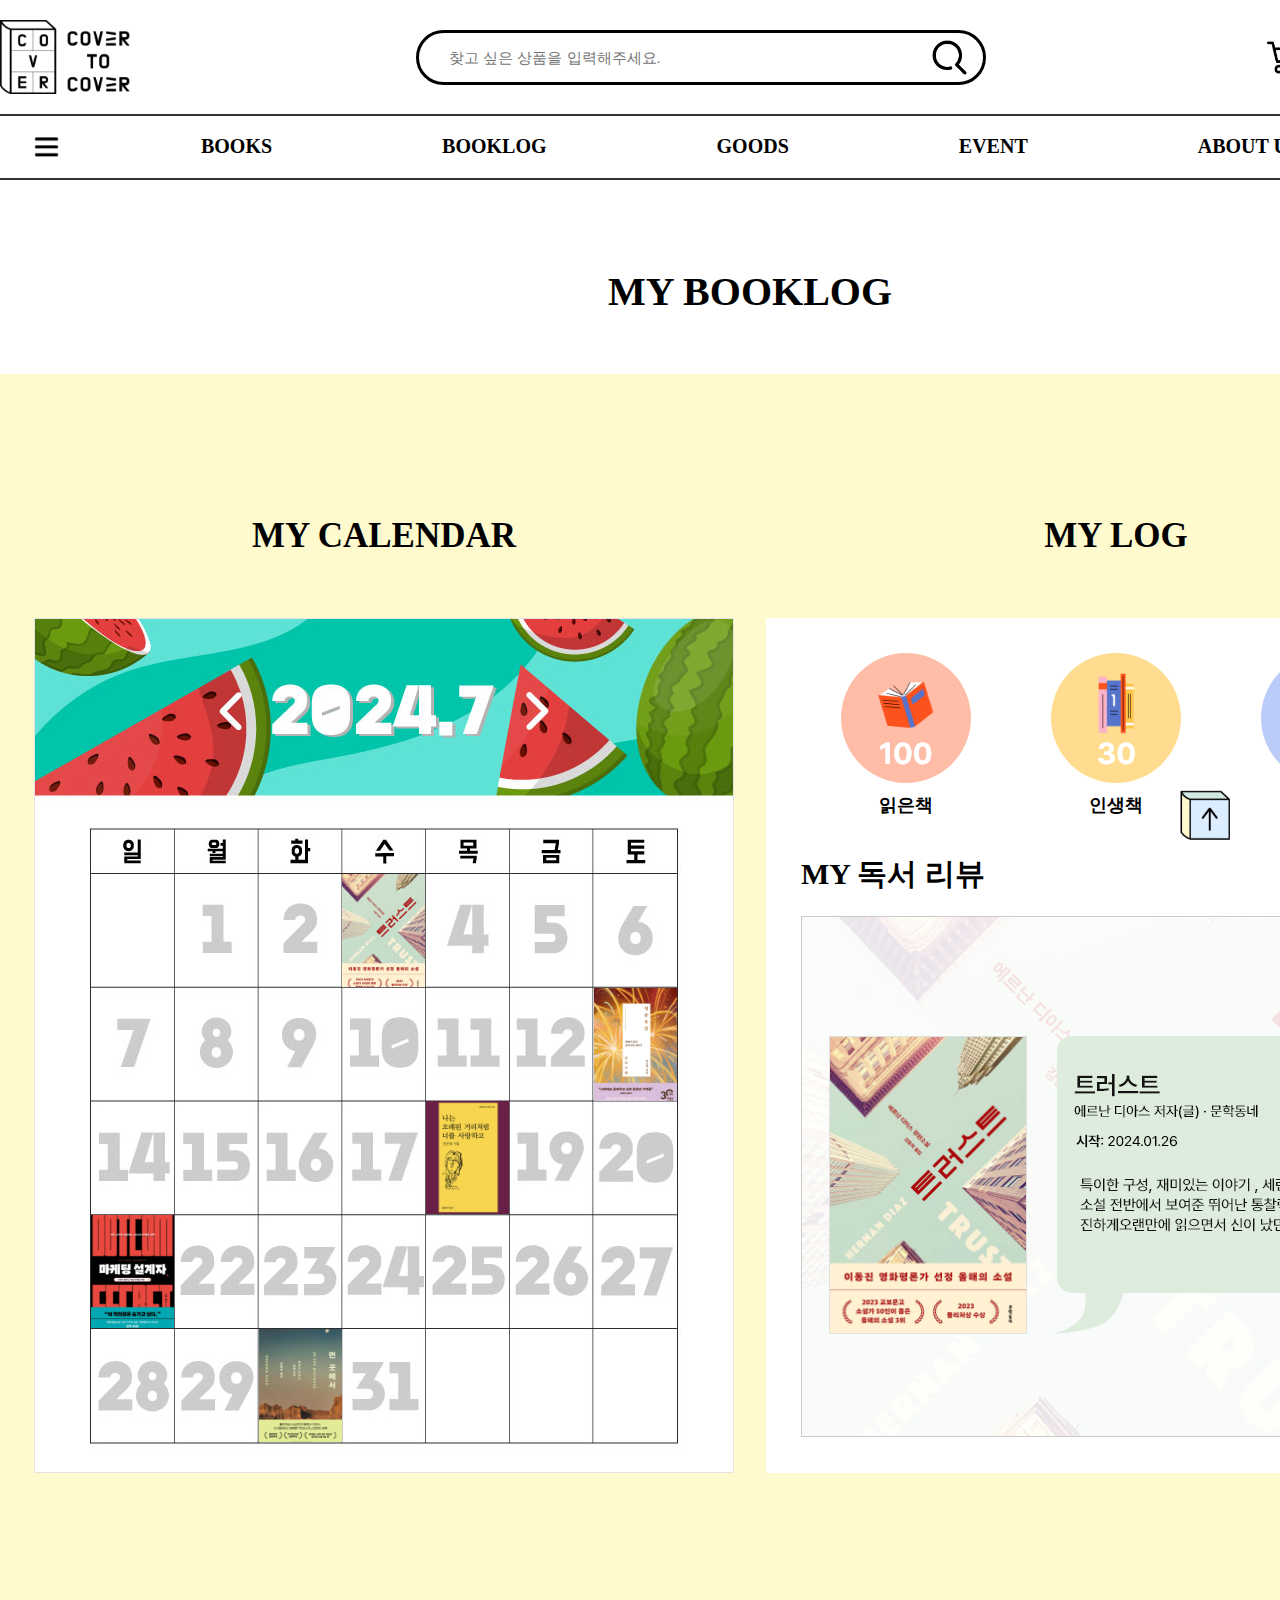
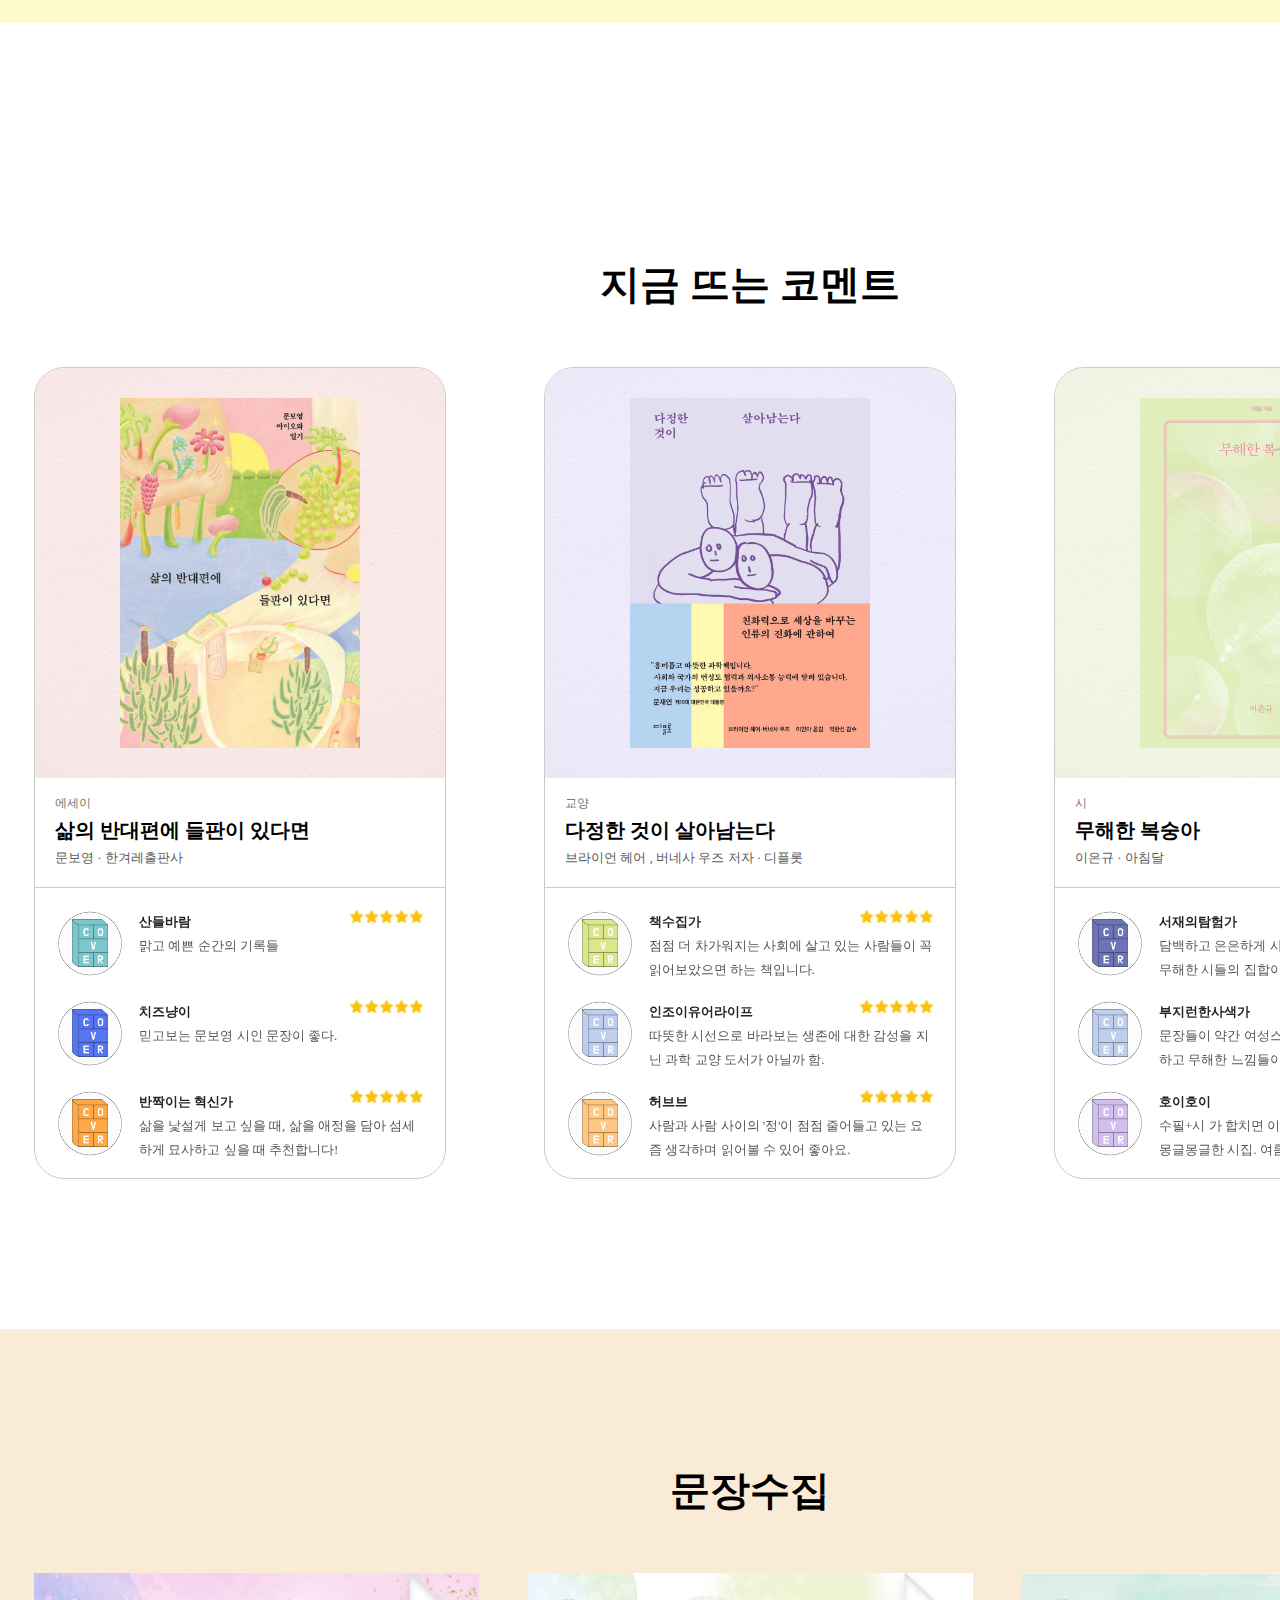
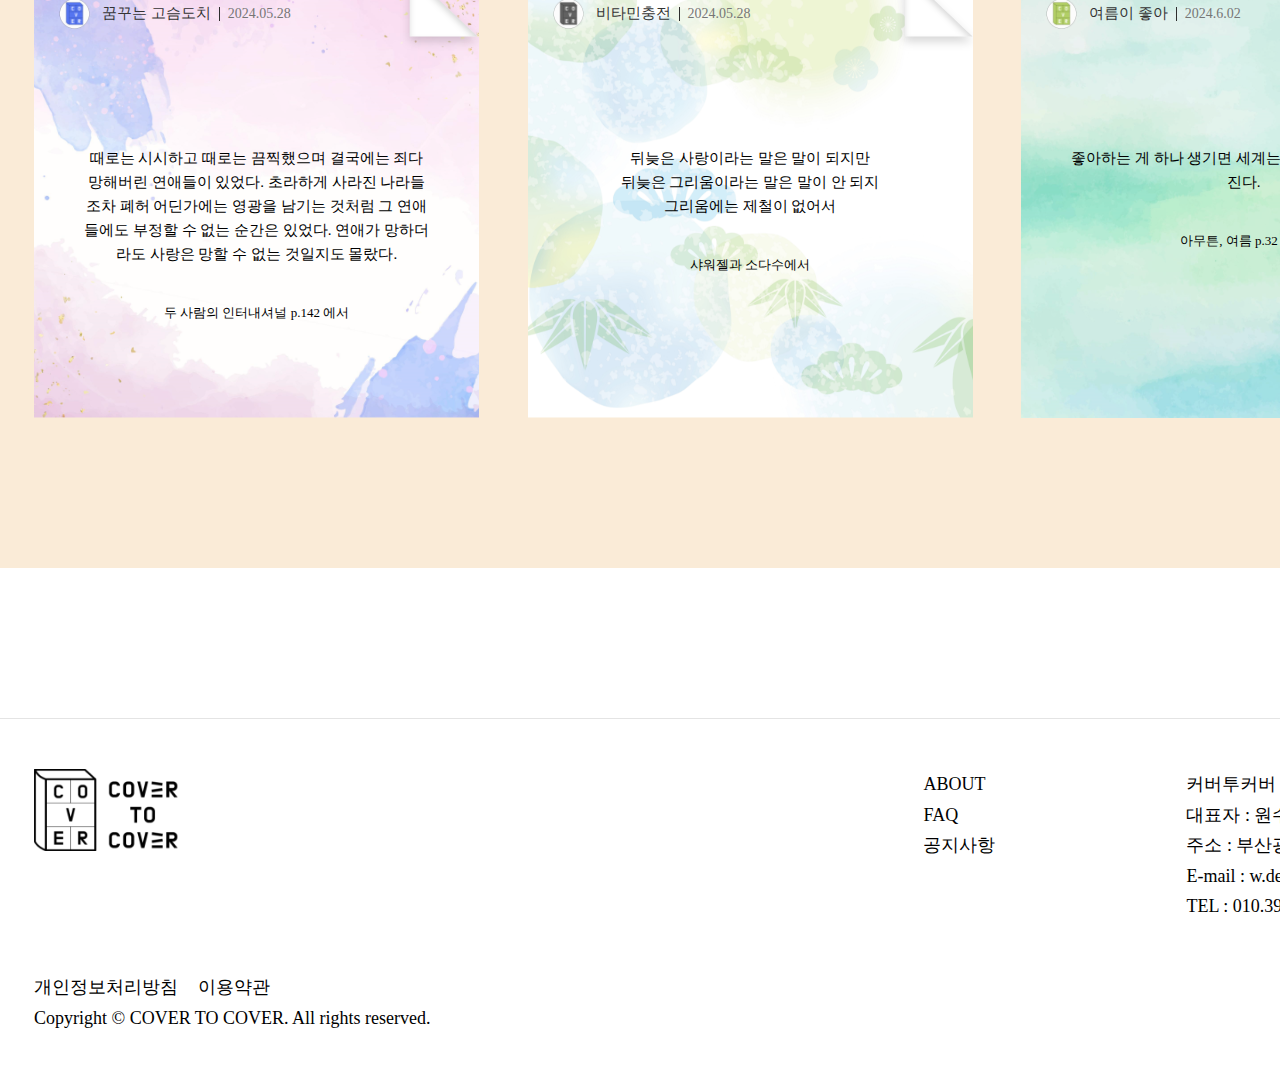
<file: sub_2_booklog.html>
<!DOCTYPE html>
<html lang="ko">
<head>
    <meta charset="UTF-8">
    <meta name="viewport" content="width=1500">
    <title>COVER TO COVER</title>
        <!--파비콘-->
        <link rel="shortcut icon" href="./images/COVER-TO-COVER-Favicon.png" type="image/x-icon">
        <!--Pretandard 웹폰트-->
        <link href="https://webfontworld.github.io/pretendard/Pretendard.css" rel="stylesheet">
    
        <!-- Link Swiper's CSS -->
        <link rel="stylesheet" href="https://cdn.jsdelivr.net/npm/swiper@11/swiper-bundle.min.css" />
        

        <link rel="stylesheet" href="./css/style_sub_2.css">
</head>
<body>
    <div id="top_box">
        <!--포지션 기준, border-->
        <div id="top">
            <!--가운데정렬-->
            <div class="logo">
                <a href="./index.html">
                    <img src="./images/logo.png" alt="로고이미지">
                </a>
                </a>
            </div><!--logo-->
            <div>
                <input type="search" class="search" placeholder="찾고 싶은 상품을 입력해주세요.">
            </div>
            <ul>
                <li>
                    <a href="#">
                        <img src="./images/icon_cart.png" alt="카트아이콘">
                    </a>
                </li>
                <li>
                    <a href="#">
                        <img src="./images/icon_heart.png" alt="하트아이콘">
                    </a>
                </li>
                <li>
                    <a href="#">
                        <img src="./images/icon_login.png" alt="로그인아이콘">
                    </a>
                </li>
            </ul>
        </div><!--top-->
    </div><!--top_box-->
    <div id="header">
        <!--border-->
        <div class="header_inner">
            <!--가운데정렬-->
            <a href="#" class="icon_category">
                <img src="./images/icon_category.png" alt="카테고리 아이콘">
            </a>
            <ul class="gnb">
                <li>
                    <a href="./sub_1_Books.html">BOOKS</a>
                </li>
                <li>
                    <a href="./sub_2_booklog.html">BOOKLOG</a>
                </li>
                <li>
                    <a href="./sub_3_goods.html">GOODS</a>
                        <ul class="sub">
                            <li><a href="./sub_goods_sub_1.html">전체 상품</a></li>
                            <li><a href="./sub_goods_sub_2.html">COVER MADE</a></li>
                            <li><a href="./sub_goods_sub_3.html">문구 & 독서용품</a></li>
                            <li><a href="./sub_goods_sub_4.html">리빙</a></li>
                            <li><a href="./sub_goods_sub_5.html">라이프</a></li>
                        </ul><!--sub-->
                </li>
                <li>
                    <a href="./sub_4_event.html">EVENT</a>
                </li>
                <li>
                    <a href="./sub_5_brand.html">ABOUT US</a>
                </li>
            </ul>
        </div><!--header_inner-->
    </div><!--header-->
    <h1>MY BOOKLOG</h1>
    <div id="my_booklog">
        <!--배경색-->
        <div class="my_booklog_inner">

            <ul>
                <li>
                    <div class="calendar_box">
                        <h2>MY CALENDAR</h2>
                        <div class="calendar_img">
                            <ul class="tabs">
                                <!--li에 클래스 달아서 포지션시키기-->
                                <li class="week1"><a href="#tab1"><img src="./images/booklog_calendar_b1.png" alt="책 이미지"></a></li>
                                <li class="week2"><a href="#tab2"><img src="./images/booklog_calendar_b2.png" alt="책 이미지"></a></li>
                                <li class="week3"><a href="#tab3"><img src="./images/booklog_calendar_b3.png" alt="책 이미지"></a></li>
                                <li class="week4"><a href="#tab4"><img src="./images/booklog_calendar_b4.png" alt="책 이미지"></a></li>
                                <li class="week5"><a href="#tab5"><img src="./images/booklog_calendar_b5.png" alt="책 이미지"></a></li>
                            </ul>
                        </div>
                    </div><!--calendar_box-->
                </li>
                <li>
                    <div class="mylog_box">
                        <h2>MY LOG</h2>
                        <div class="mylog_inner">
                            <ul>
                                <li>
                                    <a href="#"><img src="./images/booklog_mylog_icon_1.png" alt="읽은책 아이콘"></a>
                                </li>
                                <li>
                                    <a href="#"><img src="./images/booklog_mylog_icon_2.png" alt="인생책 아이콘"></a>
                                </li>
                                <li>
                                    <a href="#"><img src="./images/booklog_mylog_icon_3.png" alt="관심책 아이콘"></a>
                                </li>
                            </ul>
                            <ul class="icon_name">
                                <li><a href="#">읽은책</a></li>
                                <li><a href="#">인생책</a></li>
                                <li><a href="#">관심책</a></li>
                            </ul>
                            <h3>MY 독서 리뷰</h3>
                            <!--
                            <div class="all_books">
                            </div>all_books-->
                            <div class="tab_container">
                                <div id="tab1" class="tab_content bg1">
                                    <!--Content-->
                                    <div class="book_content">
                                        <img src="./images/booklog_review_1.png" alt="트러스트 리뷰이미지">
                                   </div><!--book_content-->
                                </div><!--tab1-->
                                <div id="tab2" class="tab_content bg2">
                                    <!--Content-->
                                    <img src="./images/booklog_review_2.png" alt="청춘유감 리뷰이미지">
                                </div><!--tab2-->
                                <div id="tab3" class="tab_content bg3">
                                    <!--Content-->
                                    <img src="./images/booklog_review_3.png" alt="나는 오래된 거리처럼 너를 사랑하고 리뷰이미지">
                                </div><!--tab3-->
                                <div id="tab4" class="tab_content bg4">
                                    <!--Content-->
                                    <img src="./images/booklog_review_4.png" alt="마케팅 설계자 리뷰이미지">
                                </div><!--tab4-->
                                <div id="tab5" class="tab_content bg5">
                                    <!--Content-->
                                    <img src="./images/booklog_review_5.png" alt="먼곳에서 리뷰이미지">
                                </div><!--tab4-->     
                            </div><!--tab_container-->
                        </div><!--mylog_inner-->
                    </div><!--mylog_box-->
                    
                </li>
            </ul>
        </div>
     
    </div><!--my_booklog-->
    <div id="comment">
        <h1>지금 뜨는 코멘트</h1>
        <div class="comment_inner">
            <div class="comment_box">
                <div class="comment_img_1">
                    <a href="#"><img src="./images/booklog_recom_book_1.png" alt="책 이미지"></a>
                </div><!--comment_img-->
                <div class="comment_text_box">
                    <div class="comment_text">
                        <a href="#" class="c_genre">에세이</a>
                        <a href="#" class="c_title">삶의 반대편에 들판이 있다면</a>
                        <a href="#" class="c_writer">문보영 · 한겨레출판사</a>
                    </div><!--comment_text-->
                    <!-- Swiper -->
                    <div class="swiper comment_swiper">
                        <div class="swiper-wrapper">
                        <div class="swiper-slide comment_slide">
                            <ul>
                                <li>
                                    <a href="#"><img src="./images/booklog_profile_1.png" alt="프로필 이미지"></a>
                                </li>
                                <li>
                                    <a href="#" class="c_name">산들바람</a>
                                    <a href="#" class="c_sentence">맑고 예쁜 순간의 기록들</a>
                                </li>
                                <li>
                                    <img src="./images/icon_star_five.jpg" alt="별점 아이콘" class="c_star">
                                </li>
                            </ul>
                            <ul>
                                <li>
                                    <a href="#"><img src="./images/booklog_profile_2.png" alt="프로필 이미지"></a>
                                </li>
                                <li>
                                    <a href="#" class="c_name">치즈냥이</a>
                                    <a href="#" class="c_sentence">믿고보는 문보영 시인 문장이 좋다.</a>
                                </li>
                                <li>
                                    <img src="./images/icon_star_five.jpg" alt="별점 아이콘" class="c_star">
                                </li>
                            </ul>
                            <ul>
                                <li>
                                    <a href="#"><img src="./images/booklog_profile_3.png" alt="프로필 이미지"></a>
                                </li>
                                <li>
                                    <a href="#" class="c_name">반짝이는 혁신가</a>
                                    <a href="#" class="c_sentence">삶을 낯설게 보고 싶을 때, 삶을 애정을 담아 섬세하게 묘사하고 싶을 때 추천합니다!</a>
                                </li>
                                <li>
                                    <img src="./images/icon_star_five.jpg" alt="별점 아이콘" class="c_star">
                                </li>
                            </ul>
                        </div><!--swiper-slide-->
                        <div class="swiper-slide comment_slide">
                            <ul>
                                <li>
                                    <a href="#"><img src="./images/booklog_profile_4.png" alt="프로필 이미지"></a>
                                </li>
                                <li>
                                    <a href="#" class="c_name">산들바람</a>
                                    <a href="#" class="c_sentence">맑고 예쁜 순간의 기록들</a>
                                </li>
                                <li>
                                    <img src="./images/icon_star_five.jpg" alt="별점 아이콘" class="c_star">
                                </li>
                            </ul>
                            <ul>
                                <li>
                                    <a href="#"><img src="./images/booklog_profile_5.png" alt="프로필 이미지"></a>
                                </li>
                                <li>
                                    <a href="#" class="c_name">나비소년</a>
                                    <a href="#" class="c_sentence">문보영이 세상에서 글 제일 잘 쓰는 것 같아.</a>
                                </li>
                                <li>
                                    <img src="./images/icon_star_five.jpg" alt="별점 아이콘" class="c_star">
                                </li>
                            </ul>
                            <ul>
                                <li>
                                    <a href="#"><img src="./images/booklog_profile_6.png" alt="프로필 이미지"></a>
                                </li>
                                <li>
                                    <a href="#" class="c_name">야행부엉이</a>
                                    <a href="#" class="c_sentence">자신이 하고있는 일에 대해 더 깊은 탐구와 열정을 쏟아붓는 사람은 언제나 대단하고 멋지다.</a>
                                </li>
                                <li>
                                    <img src="./images/icon_star_five.jpg" alt="별점 아이콘" class="c_star">
                                </li>
                            </ul>
                        </div><!--swiper-slide-->
                        <div class="swiper-slide comment_slide">
                            <ul>
                                <li>
                                    <a href="#"><img src="./images/booklog_profile_7.png" alt="프로필 이미지"></a>
                                </li>
                                <li>
                                    <a href="#" class="c_name">드리밍</a>
                                    <a href="#" class="c_sentence">처음 읽어보는 작가님의 책을 사랑하게 되었다.</a>
                                </li>
                                <li>
                                    <img src="./images/icon_star_four.png" alt="별점 아이콘" class="c_star">
                                </li>
                            </ul>
                            <ul>
                                <li>
                                    <a href="#"><img src="./images/booklog_profile_8.png" alt="프로필 이미지"></a>
                                </li>
                                <li>
                                    <a href="#" class="c_name">보통의 책 읽기</a>
                                    <a href="#" class="c_sentence">책을 펼친 자리에서 순식간에 거의 다 읽어버렸다.</a>
                                </li>
                                <li>
                                    <img src="./images/icon_star_five.jpg" alt="별점 아이콘" class="c_star">
                                </li>
                            </ul>
                            <ul>
                                <li>
                                    <a href="#"><img src="./images/booklog_profile_9.png" alt="프로필 이미지"></a>
                                </li>
                                <li>
                                    <a href="#" class="c_name">밀크티러버</a>
                                    <a href="#" class="c_sentence">특유의 유머와 엉뚱한 상상력으로 반짝거리는 문장들이 여전히 매력적이다.</a>
                                </li>
                                <li>
                                    <img src="./images/icon_star_five.jpg" alt="별점 아이콘" class="c_star">
                                </li>
                            </ul>
                        </div><!--swiper-slide-->
                        </div><!--swiper-wrapper-->
                    </div><!--swiper-->
                </div><!--comment_text_box-->
            </div><!--comment_box-->
            <div class="comment_box">
                <div class="comment_img_2">
                    <a href="#"><img src="./images/booklog_recom_book_2.png" alt="책 이미지"></a>
                </div><!--comment_img-->
                <div class="comment_text_box">
                    <div class="comment_text">
                        <a href="#" class="c_genre">교양</a>
                        <a href="#" class="c_title">다정한 것이 살아남는다</a>
                        <a href="#" class="c_writer">브라이언 헤어 , 버네사 우즈 저자 · 디플롯</a>
                    </div><!--comment_text-->
                    <!-- Swiper -->
                    <div class="swiper comment_swiper">
                        <div class="swiper-wrapper">
                        <div class="swiper-slide comment_slide">
                            <ul>
                                <li>
                                    <a href="#"><img src="./images/booklog_profile_10.png" alt="프로필 이미지"></a>
                                </li>
                                <li>
                                    <a href="#" class="c_name">책수집가</a>
                                    <a href="#" class="c_sentence">점점 더 차가워지는 사회에 살고 있는 사람들이 꼭 읽어보았으면 하는 책입니다.</a>
                                </li>
                                <li>
                                    <img src="./images/icon_star_five.jpg" alt="별점 아이콘" class="c_star">
                                </li>
                            </ul>
                            <ul>
                                <li>
                                    <a href="#"><img src="./images/booklog_profile_11.png" alt="프로필 이미지"></a>
                                </li>
                                <li>
                                    <a href="#" class="c_name">인조이유어라이프</a>
                                    <a href="#" class="c_sentence">따뜻한 시선으로 바라보는 생존에 대한 감성을 지닌 과학 교양 도서가 아닐까 함.</a>
                                </li>
                                <li>
                                    <img src="./images/icon_star_five.jpg" alt="별점 아이콘" class="c_star">
                                </li>
                            </ul>
                            <ul>
                                <li>
                                    <a href="#"><img src="./images/booklog_profile_12.png" alt="프로필 이미지"></a>
                                </li>
                                <li>
                                    <a href="#" class="c_name">허브브</a>
                                    <a href="#" class="c_sentence">사람과 사람 사이의 '정'이 점점 줄어들고 있는 요즘 생각하며 읽어볼 수 있어 좋아요.</a>
                                </li>
                                <li>
                                    <img src="./images/icon_star_five.jpg" alt="별점 아이콘" class="c_star">
                                </li>
                            </ul>
                        </div><!--swiper-slide-->
                        <div class="swiper-slide comment_slide">
                            <ul>
                                <li>
                                    <a href="#"><img src="./images/booklog_profile_13.png" alt="프로필 이미지"></a>
                                </li>
                                <li>
                                    <a href="#" class="c_name">페이지러너</a>
                                    <a href="#" class="c_sentence">'진화의 원동력은 다정함이다.'라는 자기가축화 가설을 통해 친절함, 다정함이 최고의 생존 전략임을 정연한 논리로 설명해 주는 책입니다.</a>
                                </li>
                                <li>
                                    <img src="./images/icon_star_four.png" alt="별점 아이콘" class="c_star">
                                </li>
                            </ul>
                            <ul>
                                <li>
                                    <a href="#"><img src="./images/booklog_profile_14.png" alt="프로필 이미지"></a>
                                </li>
                                <li>
                                    <a href="#" class="c_name">책바다</a>
                                    <a href="#" class="c_sentence">경쟁 사회 속에서 살아남기 위해서 항상 다른 개체와 경쟁하고 먼저 적응하고 혼자 앞서가야 한다는 긴장과 스트레스에서 구원해 주는 책</a>
                                </li>
                                <li>
                                    <img src="./images/icon_star_five.jpg" alt="별점 아이콘" class="c_star">
                                </li>
                            </ul>
                            <ul>
                                <li>
                                    <a href="#"><img src="./images/booklog_profile_2.png" alt="프로필 이미지"></a>
                                </li>
                                <li>
                                    <a href="#" class="c_name">책벌레</a>
                                    <a href="#" class="c_sentence">과학적으로 증명한 다정함 그리고 실험결과! 인간에 관한 다정한 성품에 관한 이야기 인줄 알았지만 그것이 아니라 동물을 실험으로한 과학및 역사에 관한 책이었다.</a>
                                </li>
                                <li>
                                    <img src="./images/icon_star_four.png" alt="별점 아이콘" class="c_star">
                                </li>
                            </ul>
                        </div><!--swiper-slide-->
                        <div class="swiper-slide comment_slide">
                            <ul>
                                <li>
                                    <a href="#"><img src="./images/booklog_profile_4.png" alt="프로필 이미지"></a>
                                </li>
                                <li>
                                    <a href="#" class="c_name">은하수건너</a>
                                    <a href="#" class="c_sentence">다정함이 가장 큰 관계형성의 무기네요.</a>
                                </li>
                                <li>
                                    <img src="./images/icon_star_five.jpg" alt="별점 아이콘" class="c_star">
                                </li>
                            </ul>
                            <ul>
                                <li>
                                    <a href="#"><img src="./images/booklog_profile_6.png" alt="프로필 이미지"></a>
                                </li>
                                <li>
                                    <a href="#" class="c_name">꿈꾸는 다락방</a>
                                    <a href="#" class="c_sentence">내용도 좋고 발상도 신선한 책.</a>
                                </li>
                                <li>
                                    <img src="./images/icon_star_five.jpg" alt="별점 아이콘" class="c_star">
                                </li>
                            </ul>
                            <ul>
                                <li>
                                    <a href="#"><img src="./images/booklog_profile_8.png" alt="프로필 이미지"></a>
                                </li>
                                <li>
                                    <a href="#" class="c_name">공쥬등쟝</a>
                                    <a href="#" class="c_sentence">새로운 시각으로 인간을 이해해봅니다.</a>
                                </li>
                                <li>
                                    <img src="./images/icon_star_five.jpg" alt="별점 아이콘" class="c_star">
                                </li>
                            </ul>
                        </div><!--swiper-slide-->
                        </div><!--swiper-wrapper-->
                    </div><!--swiper-->
                </div><!--comment_text_box-->
            </div><!--comment_box-->
            <div class="comment_box">
                <div class="comment_img_3">
                    <a href="#"><img src="./images/booklog_recom_book_3.png" alt="책 이미지"></a>
                </div><!--comment_img-->
                <div class="comment_text_box">
                    <div class="comment_text">
                        <a href="#" class="c_genre">시</a>
                        <a href="#" class="c_title">무해한 복숭아</a>
                        <a href="#" class="c_writer">이은규 · 아침달</a>
                    </div><!--comment_text-->
                    <!-- Swiper -->
                    <div class="swiper comment_swiper">
                        <div class="swiper-wrapper">
                        <div class="swiper-slide comment_slide">
                            <ul>
                                <li>
                                    <a href="#"><img src="./images/booklog_profile_13.png" alt="프로필 이미지"></a>
                                </li>
                                <li>
                                    <a href="#" class="c_name">서재의탐험가</a>
                                    <a href="#" class="c_sentence">담백하고 은은하게 사랑을 잘 풀어낸 제목 그대로 무해한 시들의 집합이에요.</a>
                                </li>
                                <li>
                                    <img src="./images/icon_star_five.jpg" alt="별점 아이콘" class="c_star">
                                </li>
                            </ul>
                            <ul>
                                <li>
                                    <a href="#"><img src="./images/booklog_profile_11.png" alt="프로필 이미지"></a>
                                </li>
                                <li>
                                    <a href="#" class="c_name">부지런한사색가</a>
                                    <a href="#" class="c_sentence">문장들이 약간 여성스럽고, 소녀스러우면서 깨끗하고 무해한 느낌들이에요.</a>
                                </li>
                                <li>
                                    <img src="./images/icon_star_four.png" alt="별점 아이콘" class="c_star">
                                </li>
                            </ul>
                            <ul>
                                <li>
                                    <a href="#"><img src="./images/booklog_profile_9.png" alt="프로필 이미지"></a>
                                </li>
                                <li>
                                    <a href="#" class="c_name">호이호이</a>
                                    <a href="#" class="c_sentence">수필+시 가 합치면 이런 느낌일까? 첫사랑 재질의 몽글몽글한 시집. 여름밤에 읽기 좋아요.</a>
                                </li>
                                <li>
                                    <img src="./images/icon_star_five.jpg" alt="별점 아이콘" class="c_star">
                                </li>
                            </ul>
                        </div><!--swiper-slide-->
                        <div class="swiper-slide comment_slide">
                            <ul>
                                <li>
                                    <a href="#"><img src="./images/booklog_profile_7.png" alt="프로필 이미지"></a>
                                </li>
                                <li>
                                    <a href="#" class="c_name">빵과커피</a>
                                    <a href="#" class="c_sentence">여름을 기다리며 읽는 시집. 세상을 바라보는 아름다운 눈길들</a>
                                </li>
                                <li>
                                    <img src="./images/icon_star_five.jpg" alt="별점 아이콘" class="c_star">
                                </li>
                            </ul>
                            <ul>
                                <li>
                                    <a href="#"><img src="./images/booklog_profile_3.png" alt="프로필 이미지"></a>
                                </li>
                                <li>
                                    <a href="#" class="c_name">초코나루</a>
                                    <a href="#" class="c_sentence">이은규 시인의 시집은 달콤하고, 상쾌하다.</a>
                                </li>
                                <li>
                                    <img src="./images/icon_star_five.jpg" alt="별점 아이콘" class="c_star">
                                </li>
                            </ul>
                            <ul>
                                <li>
                                    <a href="#"><img src="./images/booklog_profile_5.png" alt="프로필 이미지"></a>
                                </li>
                                <li>
                                    <a href="#" class="c_name">맑은눈의광인</a>
                                    <a href="#" class="c_sentence">시인의 시는 다정해서 눈물이 난다.</a>
                                </li>
                                <li>
                                    <img src="./images/icon_star_five.jpg" alt="별점 아이콘" class="c_star">
                                </li>
                            </ul>
                        </div><!--swiper-slide-->
                        <div class="swiper-slide comment_slide">
                            <ul>
                                <li>
                                    <a href="#"><img src="./images/booklog_profile_1.png" alt="프로필 이미지"></a>
                                </li>
                                <li>
                                    <a href="#" class="c_name">방구석여행자</a>
                                    <a href="#" class="c_sentence">세상을 바라보는 아름다운 눈길들</a>
                                </li>
                                <li>
                                    <img src="./images/icon_star_five.jpg" alt="별점 아이콘" class="c_star">
                                </li>
                            </ul>
                            <ul>
                                <li>
                                    <a href="#"><img src="./images/booklog_profile_11.png" alt="프로필 이미지"></a>
                                </li>
                                <li>
                                    <a href="#" class="c_name">윙가르디움리비오사</a>
                                    <a href="#" class="c_sentence">예쁜 시어들이 가득한 시집. 마음이 풍요로워진다.</a>
                                </li>
                                <li>
                                    <img src="./images/icon_star_five.jpg" alt="별점 아이콘" class="c_star">
                                </li>
                            </ul>
                            <ul>
                                <li>
                                    <a href="#"><img src="./images/booklog_profile_2.png" alt="프로필 이미지"></a>
                                </li>
                                <li>
                                    <a href="#" class="c_name">집순이</a>
                                    <a href="#" class="c_sentence">사랑과 기다림의 자세에 관한 시집</a>
                                </li>
                                <li>
                                    <img src="./images/icon_star_five.jpg" alt="별점 아이콘" class="c_star">
                                </li>
                            </ul>
                        </div><!--swiper-slide-->
                        </div><!--swiper-wrapper-->
                    </div><!--swiper-->
                </div><!--comment_text_box-->
            </div><!--comment_box-->
        </div><!--comment_inner-->
    </div><!--comment-->
    <div id="collect">
        <!--배경색-->
        <h1>문장수집</h1>
        <div class="collect_inner">
            <div class="sentence_box_1">
                <ul>
                    <li>
                        <a href="#"><img src="./images/booklog_sen_profile_1.png" alt="프로필 이미지"></a>
                    </li>
                    <li>
                        <a href="#" class="s_name">꿈꾸는 고슴도치</a>
                    </li>
                    <li>
                        <p class="s_date">2024.05.28</p>
                    </li>
                </ul>
                <div class="sentence_text">
                   <p>
                    때로는 시시하고 때로는 끔찍했으며 결국에는 죄다 망해버린 연애들이 있었다. 초라하게 사라진 나라들조차 폐허 어딘가에는 영광을 남기는 것처럼 그 연애들에도 부정할 수 없는 순간은 있었다. 연애가 망하더라도 사랑은 망할 수 없는 것일지도 몰랐다.
                    </p> 
                <a href="#" class="s_book_page">두 사람의 인터내셔널 p.142 에서</a>
                </div><!--sentence_text-->
             
            </div><!--sentence_box_1-->
            <div class="sentence_box_2">
                <ul>
                    <li>
                        <a href="#"><img src="./images/booklog_sen_profile_2.png" alt="프로필 이미지"></a>
                    </li>
                    <li>
                        <a href="#" class="s_name">비타민충전</a>
                    </li>
                    <li>
                        <p class="s_date">2024.05.28</p>
                    </li>
                </ul>
                <div class="sentence_text">
                    <p> 
                        뒤늦은 사랑이라는 말은 말이 되지만<br>
                        뒤늦은 그리움이라는 말은 말이 안 되지<br>
                        그리움에는 제철이 없어서
                    </p> 
                <a href="#" class="s_book_page">샤워젤과 소다수에서</a>
                </div><!--sentence_text-->
            </div><!--sentence_box_2-->
            <div class="sentence_box_3">
                <ul>
                    <li>
                        <a href="#"><img src="./images/booklog_sen_profile_3.png" alt="프로필 이미지"></a>
                    </li>
                    <li>
                        <a href="#" class="s_name">여름이 좋아</a>
                    </li>
                    <li>
                        <p class="s_date">2024.6.02</p>
                    </li>
                </ul>
                <div class="sentence_text">
                    <p>
                        좋아하는 게 하나 생기면 세계는 그 하나보다 더 넓어진다.
                    </p> 
                <a href="#" class="s_book_page">아무튼, 여름 p.32 에서</a>
                </div><!--sentence_text-->
            </div><!--sentence_box_3-->
        </div><!--collect_inner-->
    </div><!--collect-->
    <div id="footer">
        <!--border-->
        <div class="footer_inner1">
        <div class="footer_inner2">
            <div class="f_logo">
                <a href="#"><img src="./images/logo_f.png" alt="로고이미지"></a>
            </div><!--f_logo-->
            <div class="f_text_box">
                <div class="f_left_text">
                    <a href="#">ABOUT</a>
                    <a href="#">FAQ</a>
                    <a href="#">공지사항</a>
                </div>
                <div class="f_right_text">
                    <ul>
                        <li><p>커버투커버</p></li>
                        <li><p>대표자 : 원수빈</p></li>
                    </ul>
                    <p>주소 : 부산광역시 중구 중앙대로 26 </p>
                    <p>E-mail : w.design.archive@gmail.com </p>
                    <p>TEL : 010.3909.7786</p>
                </div>
            </div><!--f_text_box-->
        </div><!--footer_inner2-->
            <a href="#" class="f_pad">개인정보처리방침</a>
            <a href="#">이용약관 </a>
            <p>Copyright © COVER TO COVER. All rights reserved.</p>
        </div><!--footer_inner1-->
    </div><!--footer-->
    <a href="#" class="top_btn">
        <img src="./images/top_btn_icon.png" alt="top버튼이미지">
    </a>








    <!-- Swiper JS -->
    <script src="https://cdn.jsdelivr.net/npm/swiper@11/swiper-bundle.min.js"></script>

    <!-- comment Initialize Swiper -->
        <script>
            var swiper = new Swiper(".comment_swiper", {
            direction: "vertical",
            autoplay: {
                delay: 2000,

                },
            pagination: {
                el: ".swiper-pagination",
                clickable: true,
                
            },
            });
        </script>
    

    
     <!--탭 제이쿼리 라이브러리-->
	<script src="https://code.jquery.com/jquery-1.12.4.min.js"
    integrity="sha256-ZosEbRLbNQzLpnKIkEdrPv7lOy9C27hHQ+Xp8a4MxAQ=" crossorigin="anonymous"></script>
    
    <!--탭 js. 원본파일에서 상대경로로 연결되어 있던 파일이기 때문에 반드시 파일을 옮겨놓고 연결해준다-->
    <script src="./js/tab.js"></script>


    <script src="https://ajax.googleapis.com/ajax/libs/jquery/1.11.3/jquery.min.js"></script>
 <script>
   // Hide Header on on scroll down
   var didScroll;
   var lastScrollTop = 0;
   var delta = 5;
   var navbarHeight = $('#header').outerHeight();

   $(window).scroll(function (event) {
     didScroll = true;
   });

   setInterval(function () {
     if (didScroll) {
       hasScrolled();
       didScroll = false;
     }
   }, 250);

   function hasScrolled() {
     var st = $(this).scrollTop();

     // Make sure they scroll more than delta
     if (Math.abs(lastScrollTop - st) <= delta)
       return;

     // If they scrolled down and are past the navbar, add class .nav-up.
     // This is necessary so you never see what is "behind" the navbar.
     if (st > lastScrollTop && st > navbarHeight) {
       // Scroll Down
       $('#top_box').removeClass('nav-down').addClass('nav-up');
     } else {
       // Scroll Up
       if (st + $(window).height() < $(document).height()) {
         $('#top_box').removeClass('nav-up').addClass('nav-down');
       }
     }

     lastScrollTop = st;
   }


 </script>
<!--서브메뉴-->
<script src="./js/slide_script.js"></script>
</body>
</html>
</file>
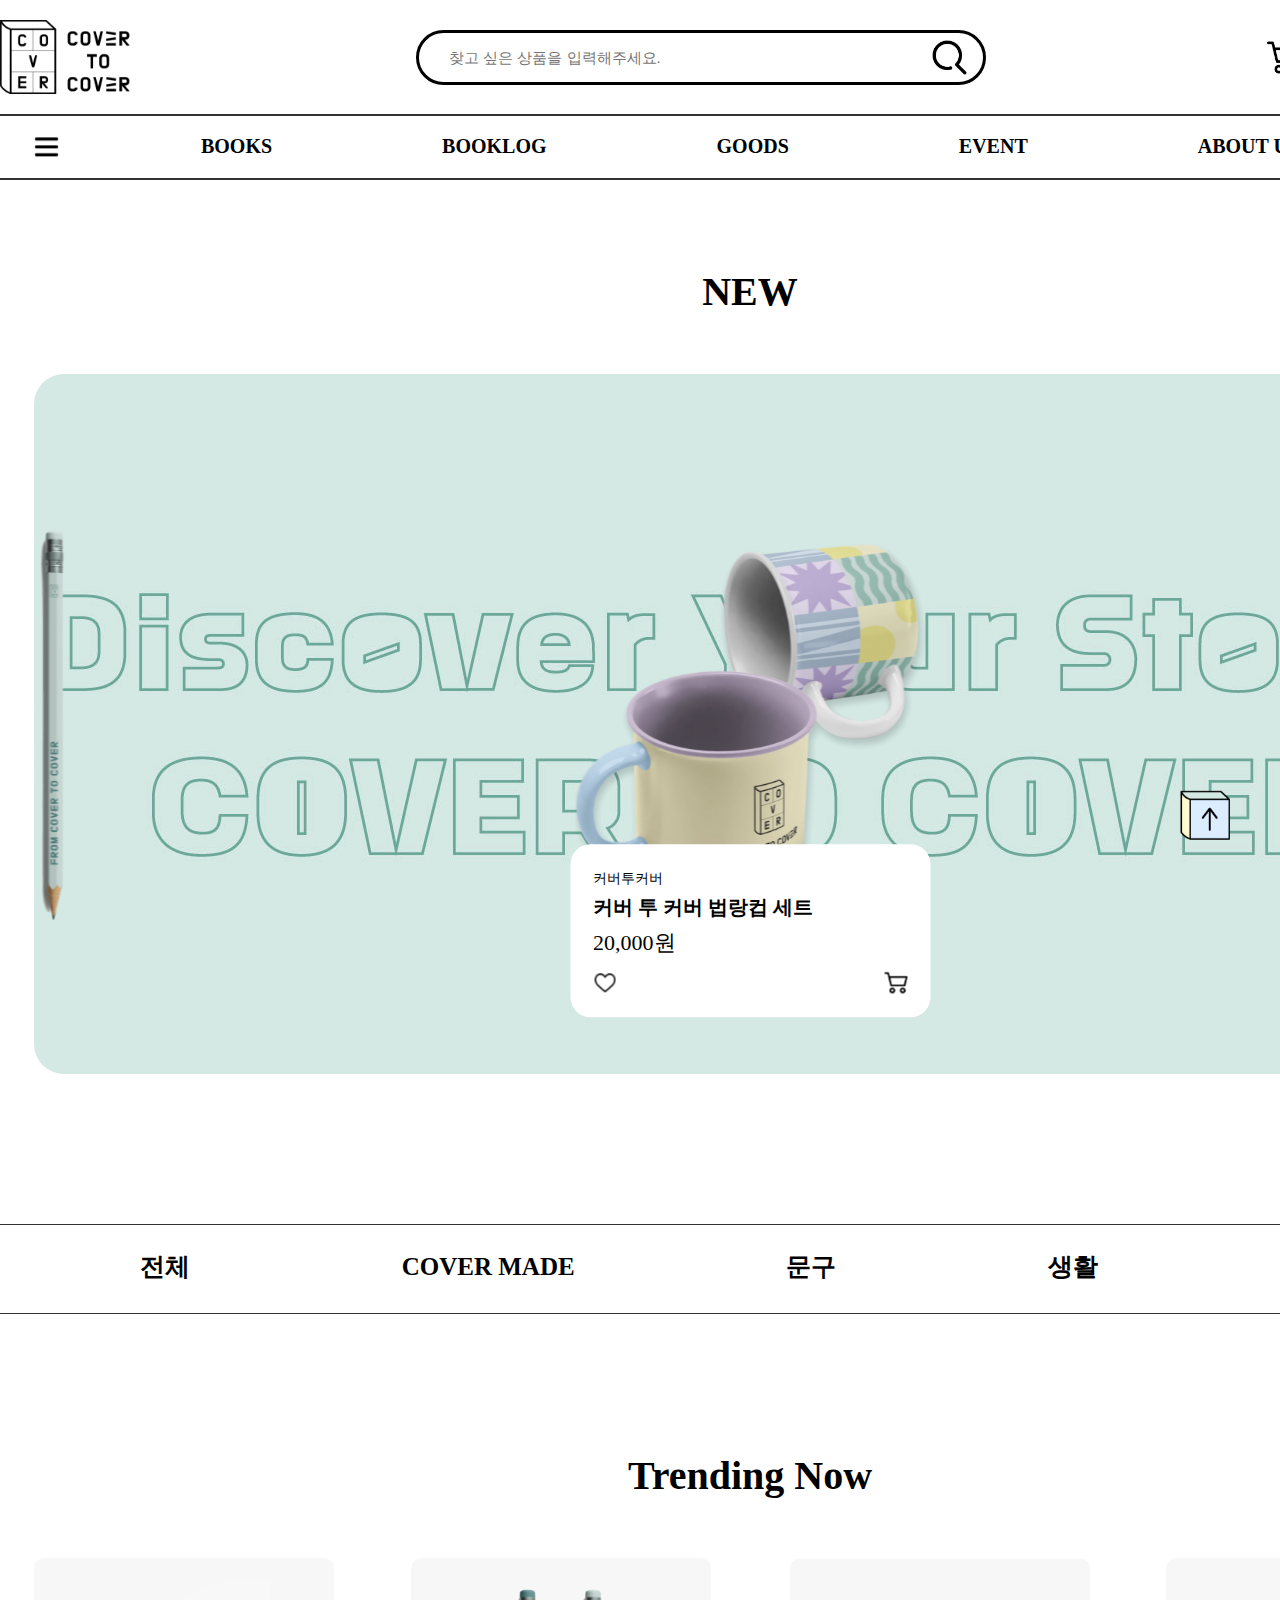
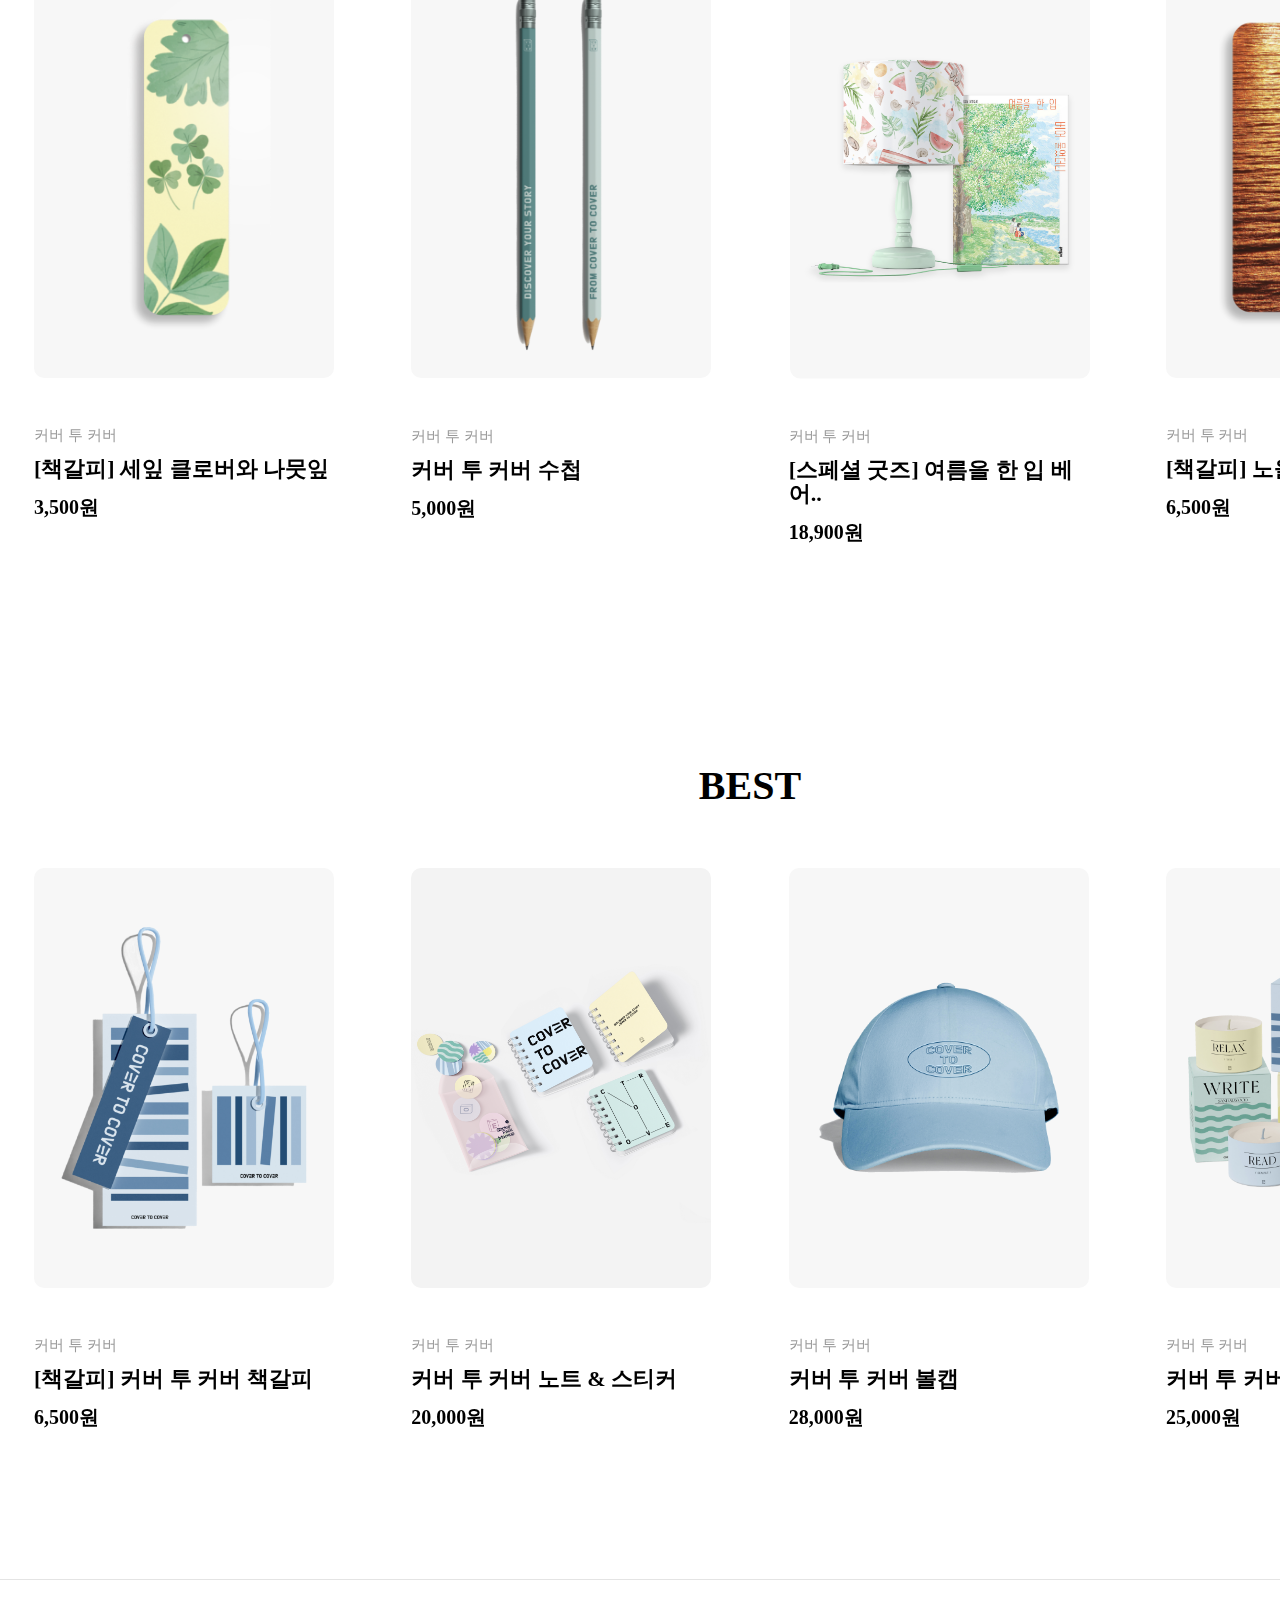
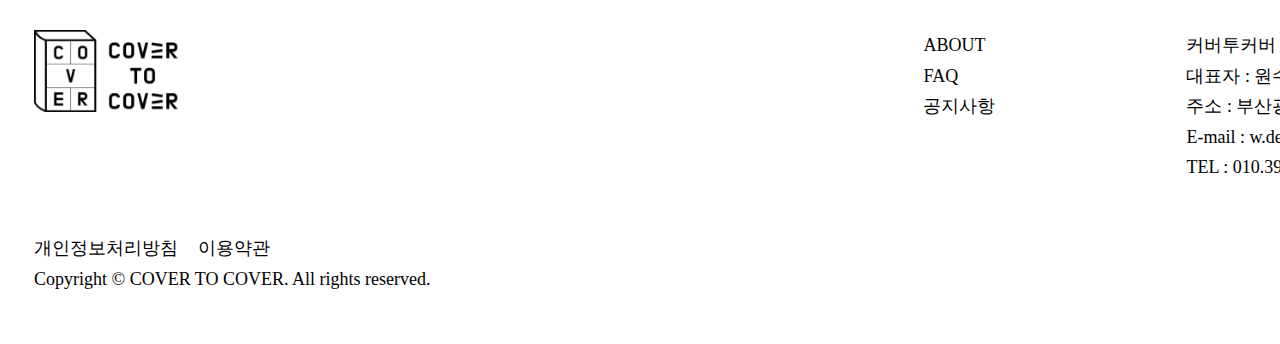
<file: sub_3_goods.html>
<!DOCTYPE html>
<html lang="ko">
<head>
    <meta charset="UTF-8">
    <meta name="viewport" content="width=1500">
    <title>COVER TO COVER</title>
        <!--파비콘-->
        <link rel="shortcut icon" href="./images/COVER-TO-COVER-Favicon.png" type="image/x-icon">
        <!--Pretandard 웹폰트-->
        <link href="https://webfontworld.github.io/pretendard/Pretendard.css" rel="stylesheet">
    
        <!-- Link Swiper's CSS -->
        <link rel="stylesheet" href="https://cdn.jsdelivr.net/npm/swiper@11/swiper-bundle.min.css" />
        

        <link rel="stylesheet" href="./css/style_sub_3.css">
</head>
</head>
<body>
    <div id="top_box">
        <!--포지션 기준, border-->
        <div id="top">
            <!--가운데정렬-->
            <div class="logo">
                <a href="./index.html">
                    <img src="./images/logo.png" alt="로고이미지">
                </a>
                </a>
            </div><!--logo-->
            <div>
                <input type="search" class="search" placeholder="찾고 싶은 상품을 입력해주세요.">
            </div>
            <ul>
                <li>
                    <a href="#">
                        <img src="./images/icon_cart.png" alt="카트아이콘">
                    </a>
                </li>
                <li>
                    <a href="#">
                        <img src="./images/icon_heart.png" alt="하트아이콘">
                    </a>
                </li>
                <li>
                    <a href="#">
                        <img src="./images/icon_login.png" alt="로그인아이콘">
                    </a>
                </li>
            </ul>
        </div><!--top-->
    </div><!--top_box-->
    <div id="header">
        <!--border-->
        <div class="header_inner">
            <!--가운데정렬-->
            <a href="#" class="icon_category">
                <img src="./images/icon_category.png" alt="카테고리 아이콘">
            </a>
            <ul class="gnb">
                <li>
                    <a href="./sub_1_Books.html">BOOKS</a>
                </li>
                <li>
                    <a href="./sub_2_booklog.html">BOOKLOG</a>
                </li>
                <li>
                    <a href="./sub_3_goods.html">GOODS</a>
                        <ul class="sub">
                            <li><a href="./sub_goods_sub_1.html">전체 상품</a></li>
                            <li><a href="./sub_goods_sub_2.html">COVER MADE</a></li>
                            <li><a href="./sub_goods_sub_3.html">문구 & 독서용품</a></li>
                            <li><a href="./sub_goods_sub_4.html">리빙</a></li>
                            <li><a href="./sub_goods_sub_5.html">라이프</a></li>
                        </ul><!--sub-->
                </li>
                <li>
                    <a href="./sub_4_event.html">EVENT</a>
                </li>
                <li>
                    <a href="./sub_5_brand.html">ABOUT US</a>
                </li>
            </ul>
        </div><!--header_inner-->
    </div><!--header-->
    <div id="new">
         <!--가운데정렬-->
         <div class="new_inner">
            <h1>NEW</h1>
            <div class="n_item_box">
            <!-- Swiper -->
            <div class="swiper n_item">
                <div class="swiper-wrapper">
                <div class="swiper-slide n_slide">
                    <img src="./images/main_new_goods_1.png" alt="신상 굿즈 이미지1">
                    <div class="n_white_box">
                        <p class="n_made">커버투커버</p>
                        <p class="n_name">커버 투 커버 법랑컵 세트</p>
                        <p class="n_price">20,000원</p>
                        <ul>
                            <li>
                                <a href="#"><img src="./images/icon_heart_bold_23.png" alt="하트아이콘"></a>
                            </li>
                            <li>
                                <a href="#"><img src="./images/icon_cart_23.png" alt="카트아이콘"></a>
                            </li>
                        </ul>
                    </div><!--n_white_box-->
                </div><!--swiper-slide-->
                <div class="swiper-slide n_slide">
                    <img src="./images/main_new_goods_2.png" alt="신상 굿즈 이미지2">
                    <div class="n_white_box">
                        <p class="n_made">커버투커버</p>
                        <p class="n_name">'너무나 많은 여름이' 북퍼퓸</p>
                        <p class="ng_price">18,000원</p>
                        <ul>
                            <li>
                                <a href="#"><img src="./images/icon_heart_bold_23.png" alt="하트아이콘"></a>
                            </li>
                            <li>
                                <a href="#"><img src="./images/icon_cart_23.png" alt="카트아이콘"></a>
                            </li>
                        </ul>
                    </div><!--n_white_box-->
                </div><!--swiper-slide-->
                <div class="swiper-slide n_slide">
                    <img src="./images/main_new_goods_3.png" alt="신상 굿즈 이미지3">
                    <div class="n_white_box">
                        <p class="n_made">커버투커버</p>
                        <p class="n_name">[책갈피] 책과 집</p>
                        <p class="n_price">3,000원</p>
                        <ul>
                            <li>
                                <a href="#"><img src="./images/icon_heart_bold_23.png" alt="하트아이콘"></a>
                            </li>
                            <li>
                                <a href="#"><img src="./images/icon_cart_23.png" alt="카트아이콘"></a>
                            </li>
                        </ul>
                    </div><!--n_white_box-->
                </div><!--swiper-slide-->
                <div class="swiper-slide n_slide">
                    <img src="./images/main_new_goods_4.png" alt="신상 굿즈 이미지4">
                    <div class="n_white_box">
                        <p class="n_made">커버투커버</p>
                        <p class="n_name">커버투커버 로고 에코백</p>
                        <p class="n_price">21,000원</p>
                        <ul>
                            <li>
                                <a href="#"><img src="./images/icon_heart_bold_23.png" alt="하트아이콘"></a>
                            </li>
                            <li>
                                <a href="#"><img src="./images/icon_cart_23.png" alt="카트아이콘"></a>
                            </li>
                        </ul>
                    </div><!--n_white_box-->
                </div><!--swiper-slide-->
                <div class="swiper-slide n_slide">
                    <img src="./images/main_new_goods_5.png" alt="신상 굿즈 이미지5">
                    <div class="n_white_box">
                        <p class="n_made">커버투커버</p>
                        <p class="n_name">커버투커버 연필</p>
                        <p class="n_price">5,000원</p>
                        <ul>
                            <li>
                                <a href="#"><img src="./images/icon_heart_bold_23.png" alt="하트아이콘"></a>
                            </li>
                            <li>
                                <a href="#"><img src="./images/icon_cart_23.png" alt="카트아이콘"></a>
                            </li>
                        </ul>
                    </div><!--n_white_box-->
                </div><!--swiper-slide-->
                </div><!--swiper-wrapper-->
            </div><!--swiper-->
            </div><!--n_item_box-->
        </div><!--new_inner-->
    </div><!--new-->
    <div id="category">
        <!--border-->
        <div class="category_inner">
            <ul>
                <li>
                    <a href="./sub_goods_sub_1.html">전체</a>
                </li>
                <li>
                    <a href="./sub_goods_sub_2.html">COVER MADE</a>
                </li>
                <li>
                    <a href="./sub_goods_sub_3.html">문구</a>
                </li>
                <li>
                    <a href="./sub_goods_sub_4.html">생활</a>
                </li>
                <li>
                    <a href="./sub_goods_sub_5.html">기타</a>
                </li>
            </ul>
        </div><!--category_inner-->
    </div><!--category-->
    <div id="trending">
        <div class="trending_inner">
            <h1>Trending Now</h1>
            <!-- Swiper -->
            <div class="swiper tn">
                <div class="swiper-wrapper">
                <div class="swiper-slide">
                    <img src="./images/goods_trending_goods_1.png" alt="굿즈 이미지1">
                    <p class="brand">커버 투 커버</p>
                    <p class="product">[책갈피] 세잎 클로버와 나뭇잎</p>
                    <p class="price">3,500원</p>
                </div><!--swiper-slide-->
                <div class="swiper-slide">
                    <img src="./images/goods_trending_goods_2.png" alt="굿즈 이미지2">
                    <p class="brand">커버 투 커버</p>
                    <p class="product">커버 투 커버 수첩</p>
                    <p class="price">5,000원</p>
                </div><!--swiper-slide-->
                <div class="swiper-slide">
                    <img src="./images/goods_trending_goods_3.png" alt="굿즈 이미지3">
                    <p class="brand">커버 투 커버</p>
                    <p class="product">[스페셜 굿즈] 여름을 한 입 베어..</p>
                    <p class="price">18,900원</p>
                </div><!--swiper-slide-->
                <div class="swiper-slide">
                    <img src="./images/goods_trending_goods_4.png" alt="굿즈 이미지4">
                    <p class="brand">커버 투 커버</p>
                    <p class="product">[책갈피] 노을과 아이</p>
                    <p class="price">6,500원</p>
                </div><!--swiper-slide-->
                </div><!--swiper-wrapper-->
                <div class="swiper-scrollbar"></div>
            </div><!--swiper-->
            <div class="more_btn">
                <a href="#">더보기<img src="./images/icon_right-arrow.png" alt="화살표 이미지"></a>
            </div><!--more_btn-->
        </div><!--trending_inner-->
    </div><!--trending-->
    <div id="best">
        <div class="best_inner">
            <h1>BEST</h1>
            <!-- Swiper -->
            <div class="swiper best">
                <div class="swiper-wrapper">
                    <div class="swiper-slide">
                        <img src="./images/goods_best_goods_1.png" alt="굿즈 이미지1">
                                <p class="brand">커버 투 커버</p>
                                <p class="product">[책갈피] 커버 투 커버 책갈피</p>
                                <p class="price">6,500원</p>
                    </div><!--swiper-slide-->
                    <div class="swiper-slide">
                        <img src="./images/goods_best_goods_2.png" alt="굿즈 이미지2">
                            <p class="brand">커버 투 커버</p>
                            <p class="product">커버 투 커버 노트 & 스티커</p>
                            <p class="price">20,000원</p>
                    </div><!--swiper-slide-->
                    <div class="swiper-slide">
                    <img src="./images/goods_best_goods_3.png" alt="굿즈 이미지3">
                        <p class="brand">커버 투 커버</p>
                        <p class="product">커버 투 커버 볼캡</p>
                        <p class="price">28,000원</p>
                    </div><!--swiper-slide-->
                    <div class="swiper-slide">
                        <img src="./images/goods_best_goods_4.png" alt="굿즈 이미지4">
                            <p class="brand">커버 투 커버</p>
                            <p class="product">커버 투 커버 향초 세트</p>
                            <p class="price">25,000원</p>
                    </div><!--swiper-slide-->
                    </div><!--swiper-wrapper-->
                <div class="swiper-pagination"></div>
            </div><!--swiper-->
            <div class="more_btn">
                <a href="#">더보기<img src="./images/icon_right-arrow.png" alt="화살표 이미지"></a>
            </div><!--more_btn-->
    </div><!--best_inner-->
    </div><!--best-->
    <div id="footer">
        <!--border-->
        <div class="footer_inner1">
        <div class="footer_inner2">
            <div class="f_logo">
                <a href="#"><img src="./images/logo_f.png" alt="로고이미지"></a>
            </div><!--f_logo-->
            <div class="f_text_box">
                <div class="f_left_text">
                    <a href="#">ABOUT</a>
                    <a href="#">FAQ</a>
                    <a href="#">공지사항</a>
                </div>
                <div class="f_right_text">
                    <ul>
                        <li><p>커버투커버</p></li>
                        <li><p>대표자 : 원수빈</p></li>
                    </ul>
                    <p>주소 : 부산광역시 중구 중앙대로 26 </p>
                    <p>E-mail : w.design.archive@gmail.com </p>
                    <p>TEL : 010.3909.7786</p>
                </div>
            </div><!--f_text_box-->
        </div><!--footer_inner2-->
            <a href="#" class="f_pad">개인정보처리방침</a>
            <a href="#">이용약관 </a>
            <p>Copyright © COVER TO COVER. All rights reserved.</p>
        </div><!--footer_inner1-->
    </div><!--footer-->
    <a href="#" class="top_btn">
        <img src="./images/top_btn_icon.png" alt="top버튼이미지">
    </a>




    <!-- Swiper JS -->
    <script src="https://cdn.jsdelivr.net/npm/swiper@11/swiper-bundle.min.js"></script>



    <!-- new_goods Swiper -->
        <script>
            var swiper = new Swiper(".n_item", {
            slidesPerView: 2,
            spaceBetween: 30,
            centeredSlides: true,
                loop: true,speed:1000,
            });
            
        </script>
     <!-- trending Initialize Swiper -->
        <script>
            var swiper = new Swiper(".tn", {
            slidesPerView: auto,
            scrollbar: {
                el: ".swiper-scrollbar",
                hide: true,
            },
            });
        </script>
    <!-- best Initialize Swiper -->
        <script>
            var swiper = new Swiper(".best", {
            slidesPerView: auto,
            spaceBetween: 30,
            pagination: {
                el: ".swiper-pagination",
                clickable: true,
            },
            });
        </script>


<script src="https://ajax.googleapis.com/ajax/libs/jquery/1.11.3/jquery.min.js"></script>
 <script>
   // Hide Header on on scroll down
   var didScroll;
   var lastScrollTop = 0;
   var delta = 5;
   var navbarHeight = $('#header').outerHeight();

   $(window).scroll(function (event) {
     didScroll = true;
   });

   setInterval(function () {
     if (didScroll) {
       hasScrolled();
       didScroll = false;
     }
   }, 250);

   function hasScrolled() {
     var st = $(this).scrollTop();

     // Make sure they scroll more than delta
     if (Math.abs(lastScrollTop - st) <= delta)
       return;

     // If they scrolled down and are past the navbar, add class .nav-up.
     // This is necessary so you never see what is "behind" the navbar.
     if (st > lastScrollTop && st > navbarHeight) {
       // Scroll Down
       $('#top_box').removeClass('nav-down').addClass('nav-up');
     } else {
       // Scroll Up
       if (st + $(window).height() < $(document).height()) {
         $('#top_box').removeClass('nav-up').addClass('nav-down');
       }
     }

     lastScrollTop = st;
   }
 </script>
     <!--서브메뉴-->
     <script src="./js/slide_script.js"></script>
</body>
</html>
</file>
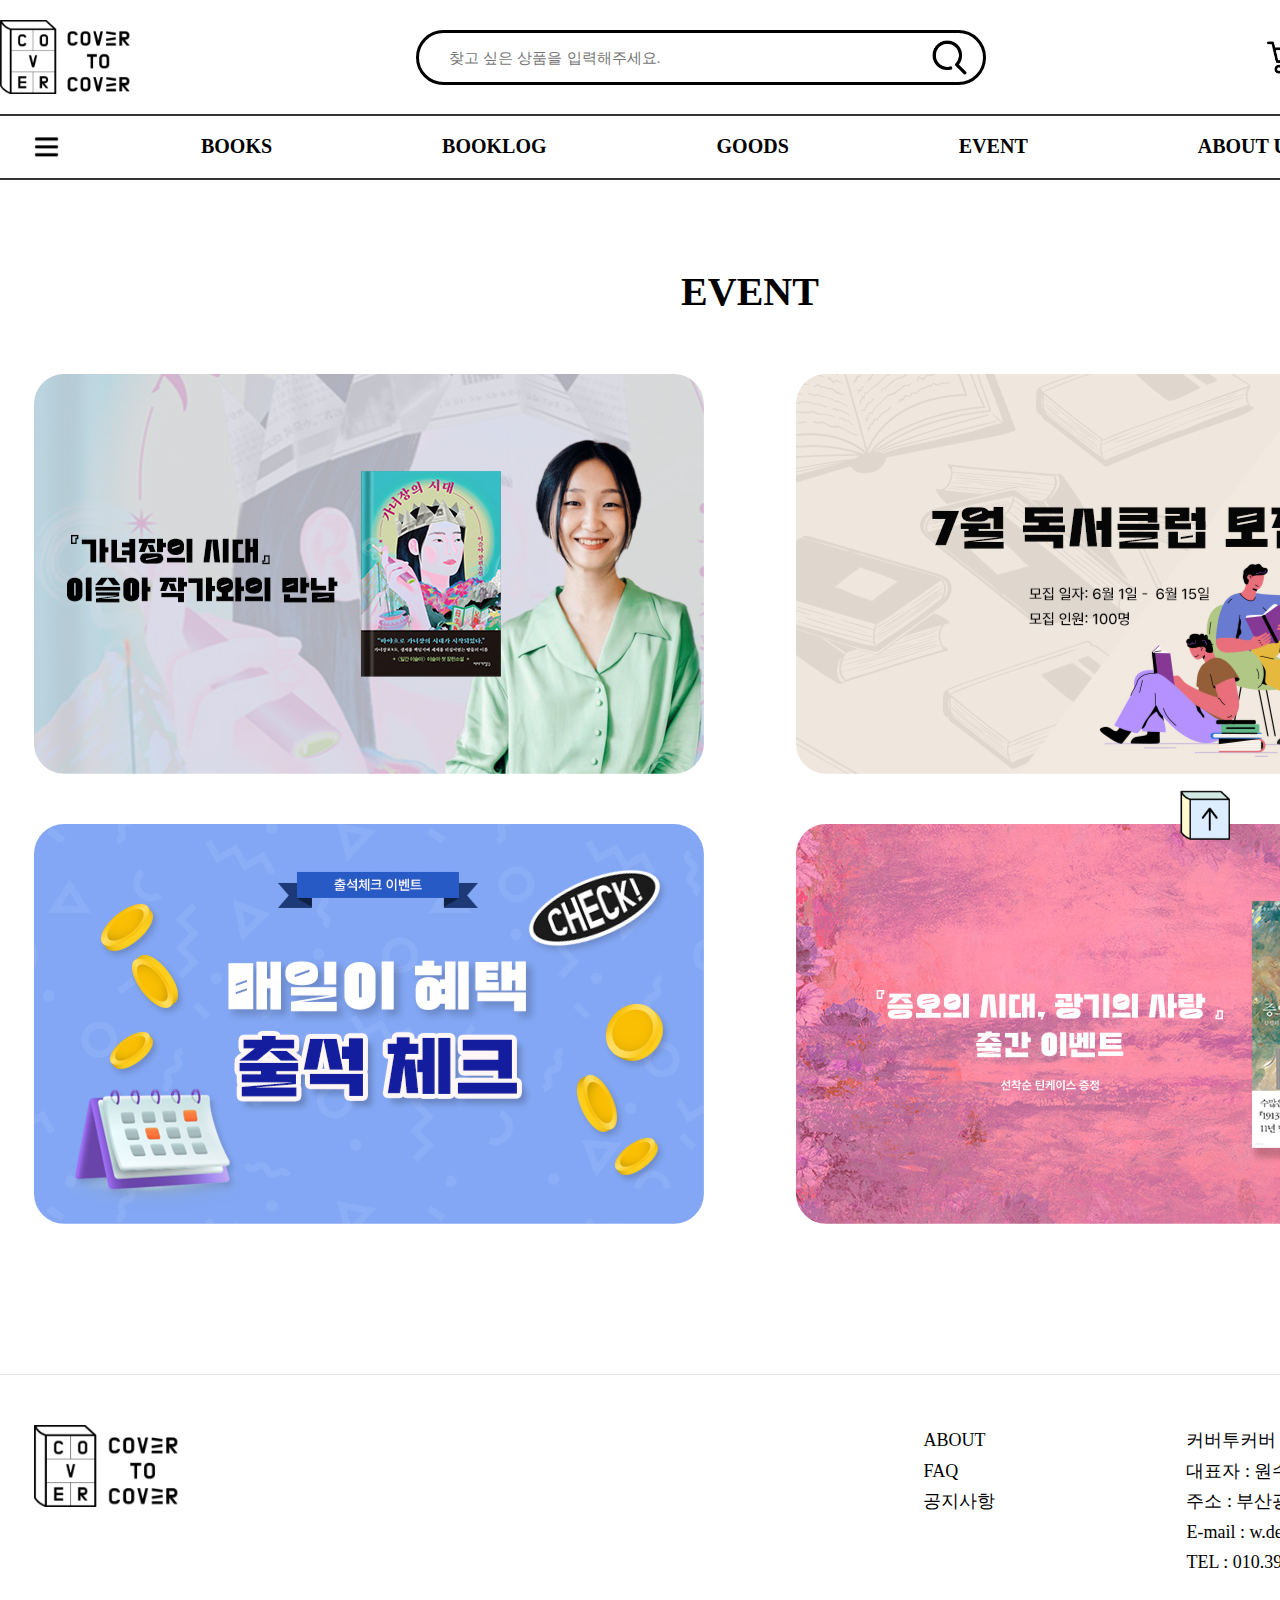
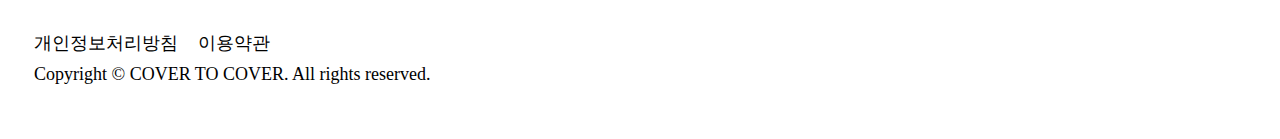
<file: sub_4_event.html>
<!DOCTYPE html>
<html lang="ko">
<head>
    <meta charset="UTF-8">
    <meta name="viewport" content="width=1500">
    <title>COVER TO COVER</title>
        <!--파비콘-->
        <link rel="shortcut icon" href="./images/COVER-TO-COVER-Favicon.png" type="image/x-icon">
        <!--Pretandard 웹폰트-->
        <link href="https://webfontworld.github.io/pretendard/Pretendard.css" rel="stylesheet">
    
        <!-- Link Swiper's CSS -->
        <link rel="stylesheet" href="https://cdn.jsdelivr.net/npm/swiper@11/swiper-bundle.min.css" />
        

        <link rel="stylesheet" href="./css/style_sub_4.css">
</head>
<body>
    <div id="top_box">
        <!--포지션 기준, border-->
        <div id="top">
            <!--가운데정렬-->
            <div class="logo">
                <a href="./index.html">
                    <img src="./images/logo.png" alt="로고이미지">
                </a>
                </a>
            </div><!--logo-->
            <div>
                <input type="search" class="search" placeholder="찾고 싶은 상품을 입력해주세요.">
            </div>
            <ul>
                <li>
                    <a href="#">
                        <img src="./images/icon_cart.png" alt="카트아이콘">
                    </a>
                </li>
                <li>
                    <a href="#">
                        <img src="./images/icon_heart.png" alt="하트아이콘">
                    </a>
                </li>
                <li>
                    <a href="#">
                        <img src="./images/icon_login.png" alt="로그인아이콘">
                    </a>
                </li>
            </ul>
        </div><!--top-->
    </div><!--top_box-->
    <div id="header">
        <!--border-->
        <div class="header_inner">
            <!--가운데정렬-->
            <a href="#" class="icon_category">
                <img src="./images/icon_category.png" alt="카테고리 아이콘">
            </a>
            <ul class="gnb">
                <li>
                    <a href="./sub_1_Books.html">BOOKS</a>
                </li>
                <li>
                    <a href="./sub_2_booklog.html">BOOKLOG</a>
                </li>
                <li>
                    <a href="./sub_3_goods.html">GOODS</a>
                        <ul class="sub">
                            <li><a href="./sub_goods_sub_1.html">전체 상품</a></li>
                            <li><a href="./sub_goods_sub_2.html">COVER MADE</a></li>
                            <li><a href="./sub_goods_sub_3.html">문구 & 독서용품</a></li>
                            <li><a href="./sub_goods_sub_4.html">리빙</a></li>
                            <li><a href="./sub_goods_sub_5.html">라이프</a></li>
                        </ul><!--sub-->
                </li>
                <li>
                    <a href="./sub_4_event.html">EVENT</a>
                </li>
                <li>
                    <a href="./sub_5_brand.html">ABOUT US</a>
                </li>
            </ul>
        </div><!--header_inner-->
    </div><!--header-->
    <div id="event">
        <h1>EVENT</h1>
        <ul>
            <li class="e_padding"><a href="#"><img src="./images/event_banner_1.png" alt="이벤트 이미지1"></a></li>
            <li class="e_padding"><a href="#"><img src="./images/event_banner_2.png" alt="이벤트 이미지2"></a></li>
            <li><a href="#"><img src="./images/event_banner_3.png" alt="이벤트 이미지3"></a></li>
            <li><a href="#"><img src="./images/event_banner_4.png" alt="이벤트 이미지4"></a></li>
        </ul>
    </div><!--event-->

    <div id="footer">
        <!--border-->
        <div class="footer_inner1">
        <div class="footer_inner2">
            <div class="f_logo">
                <a href="#"><img src="./images/logo_f.png" alt="로고이미지"></a>
            </div><!--f_logo-->
            <div class="f_text_box">
                <div class="f_left_text">
                    <a href="#">ABOUT</a>
                    <a href="#">FAQ</a>
                    <a href="#">공지사항</a>
                </div>
                <div class="f_right_text">
                    <ul>
                        <li><p>커버투커버</p></li>
                        <li><p>대표자 : 원수빈</p></li>
                    </ul>
                    <p>주소 : 부산광역시 중구 중앙대로 26 </p>
                    <p>E-mail : w.design.archive@gmail.com </p>
                    <p>TEL : 010.3909.7786</p>
                </div>
            </div><!--f_text_box-->
        </div><!--footer_inner2-->
            <a href="#" class="f_pad">개인정보처리방침</a>
            <a href="#">이용약관 </a>
            <p>Copyright © COVER TO COVER. All rights reserved.</p>
        </div><!--footer_inner1-->
    </div><!--footer-->
    <a href="#" class="top_btn">
        <img src="./images/top_btn_icon.png" alt="top버튼이미지">
    </a>



    <script src="https://ajax.googleapis.com/ajax/libs/jquery/1.11.3/jquery.min.js"></script>
 <script>
   // Hide Header on on scroll down
   var didScroll;
   var lastScrollTop = 0;
   var delta = 5;
   var navbarHeight = $('#header').outerHeight();

   $(window).scroll(function (event) {
     didScroll = true;
   });

   setInterval(function () {
     if (didScroll) {
       hasScrolled();
       didScroll = false;
     }
   }, 250);

   function hasScrolled() {
     var st = $(this).scrollTop();

     // Make sure they scroll more than delta
     if (Math.abs(lastScrollTop - st) <= delta)
       return;

     // If they scrolled down and are past the navbar, add class .nav-up.
     // This is necessary so you never see what is "behind" the navbar.
     if (st > lastScrollTop && st > navbarHeight) {
       // Scroll Down
       $('#top_box').removeClass('nav-down').addClass('nav-up');
     } else {
       // Scroll Up
       if (st + $(window).height() < $(document).height()) {
         $('#top_box').removeClass('nav-up').addClass('nav-down');
       }
     }

     lastScrollTop = st;
   }


 </script>
    <!--서브메뉴-->
    <script src="./js/slide_script.js"></script>
</body>
</html>
</file>
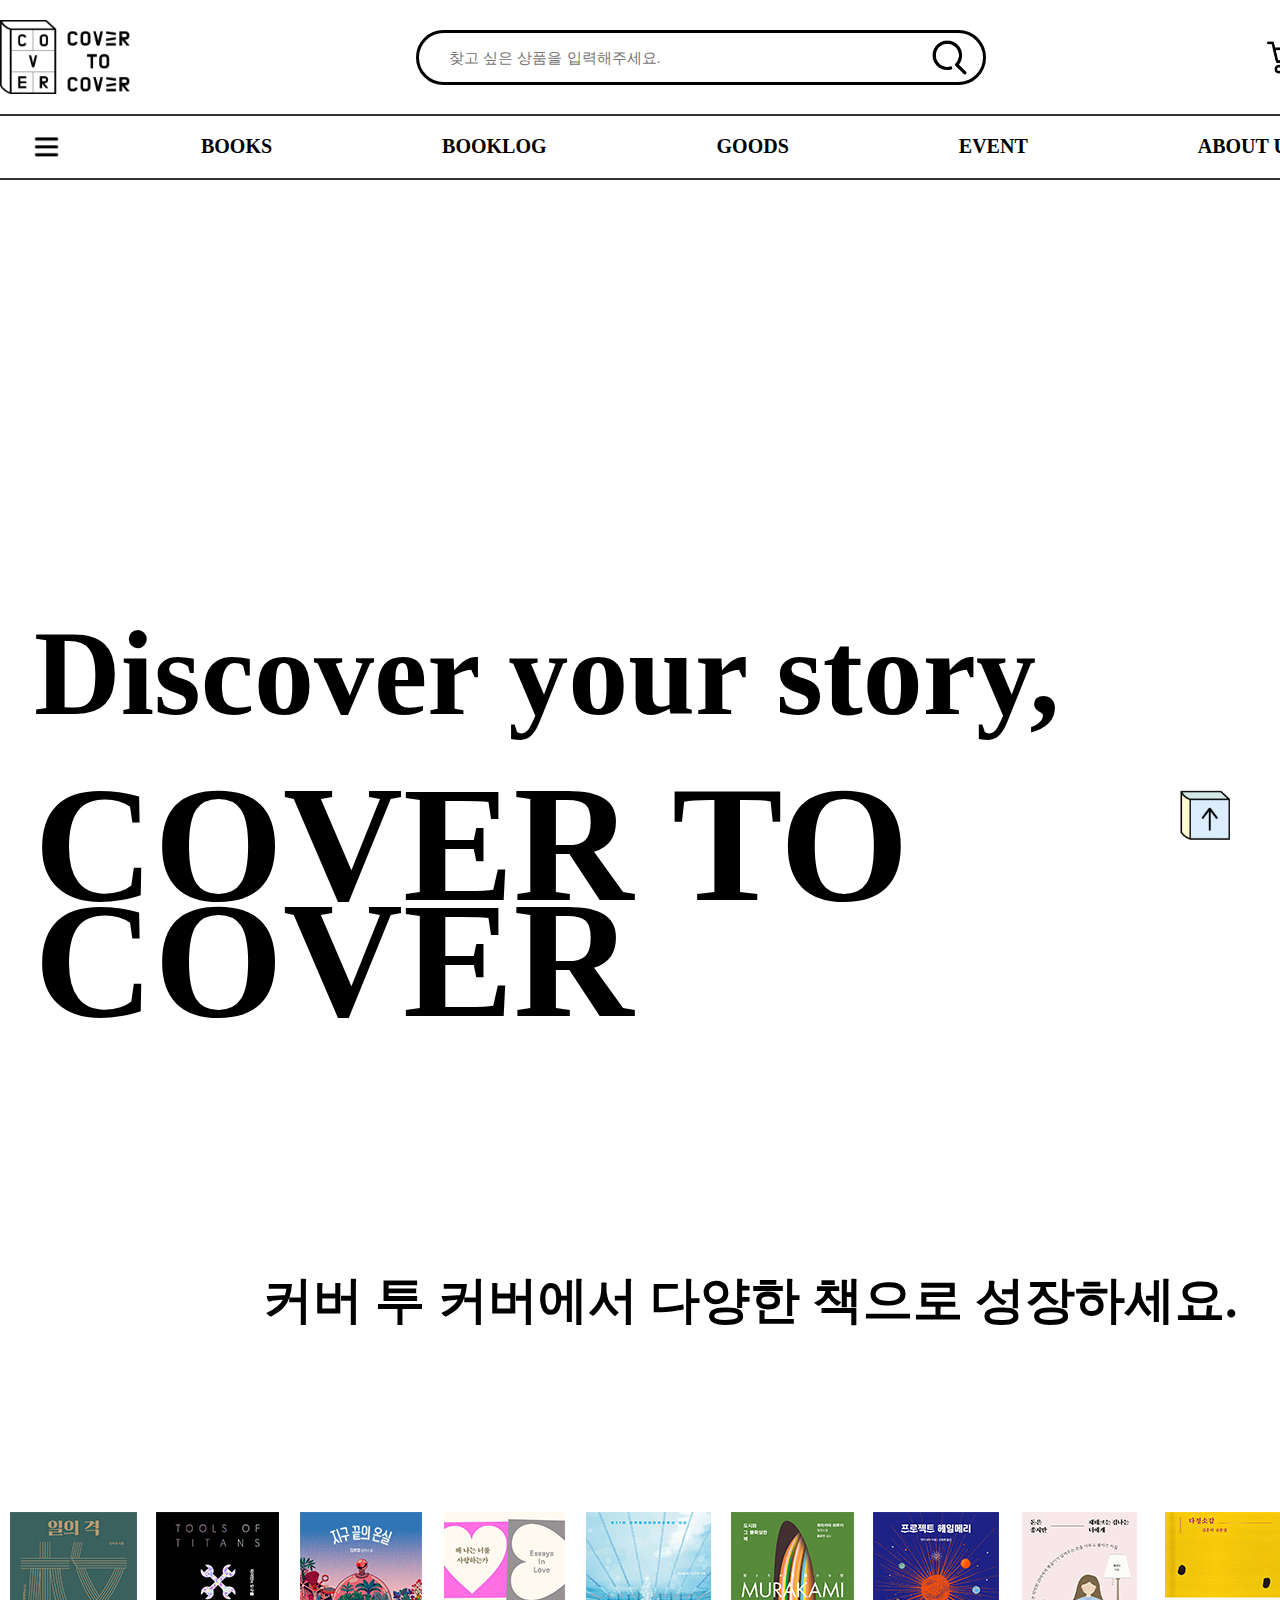
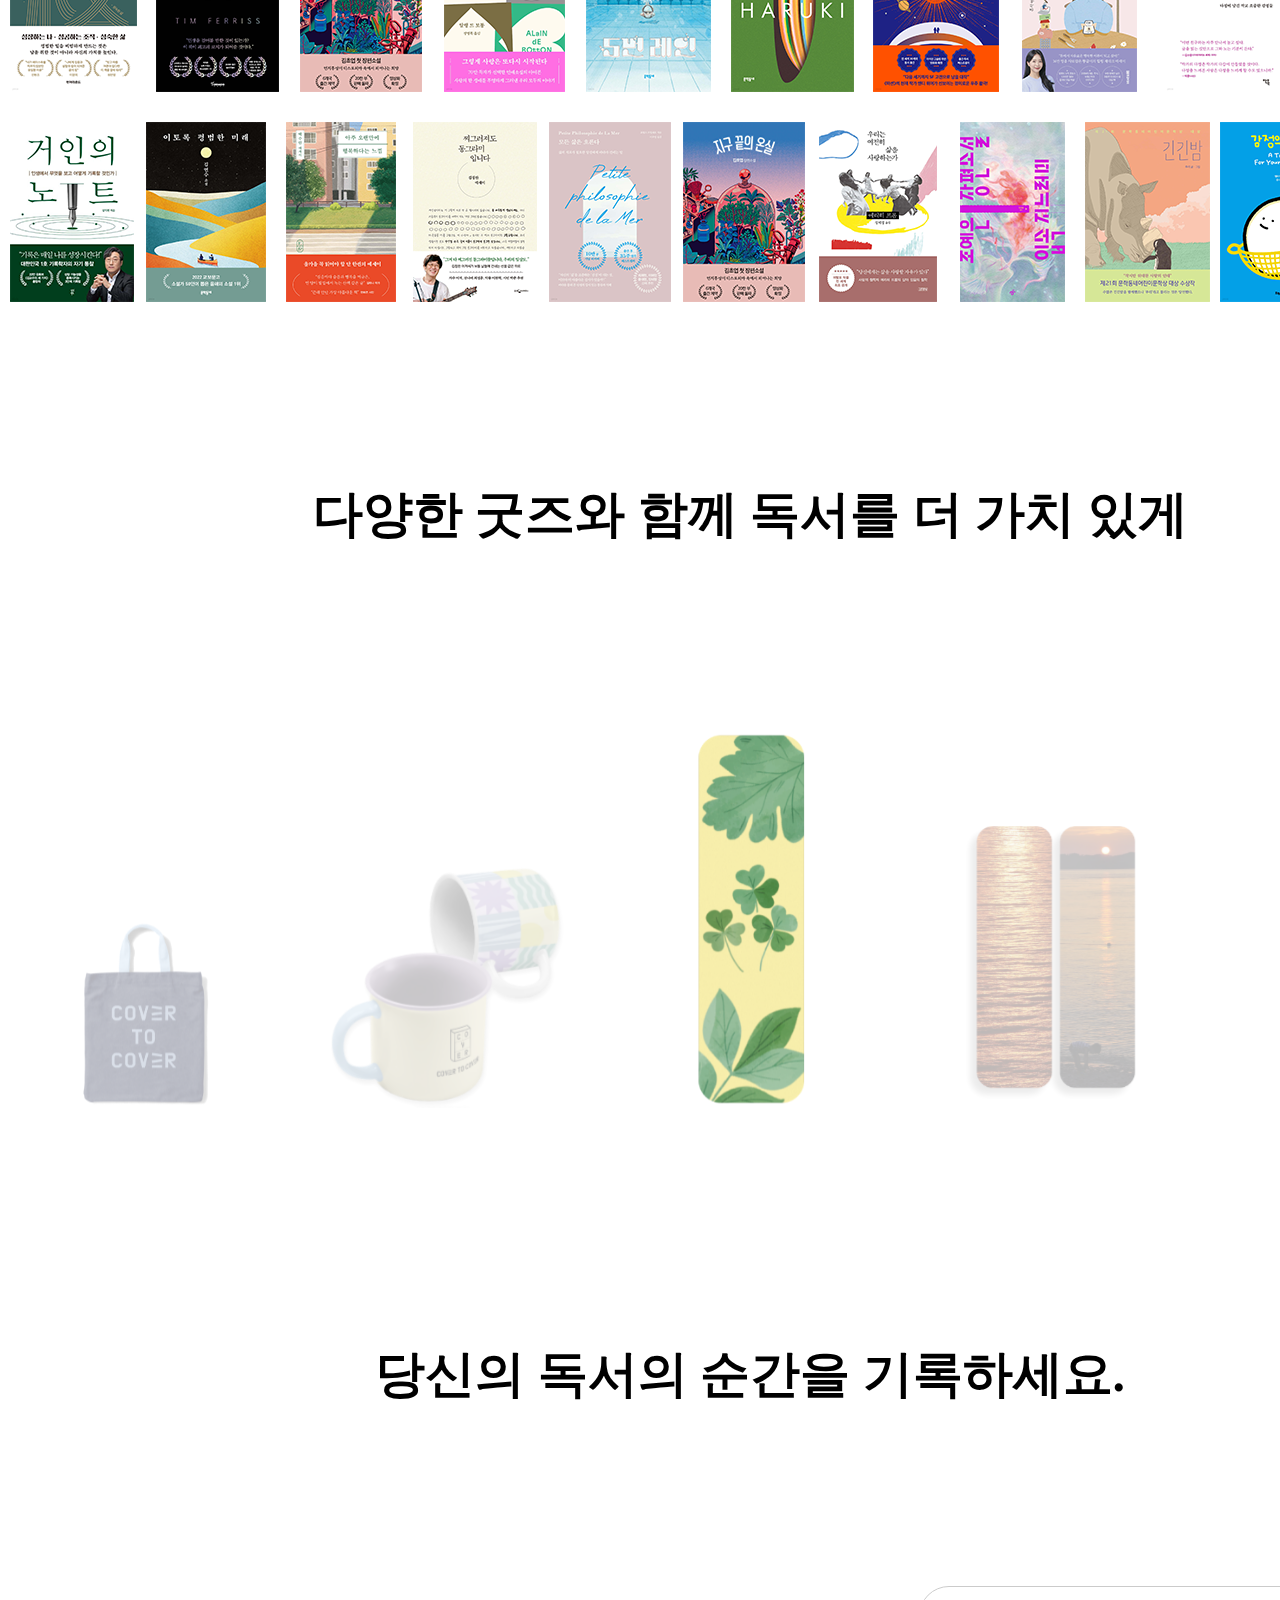
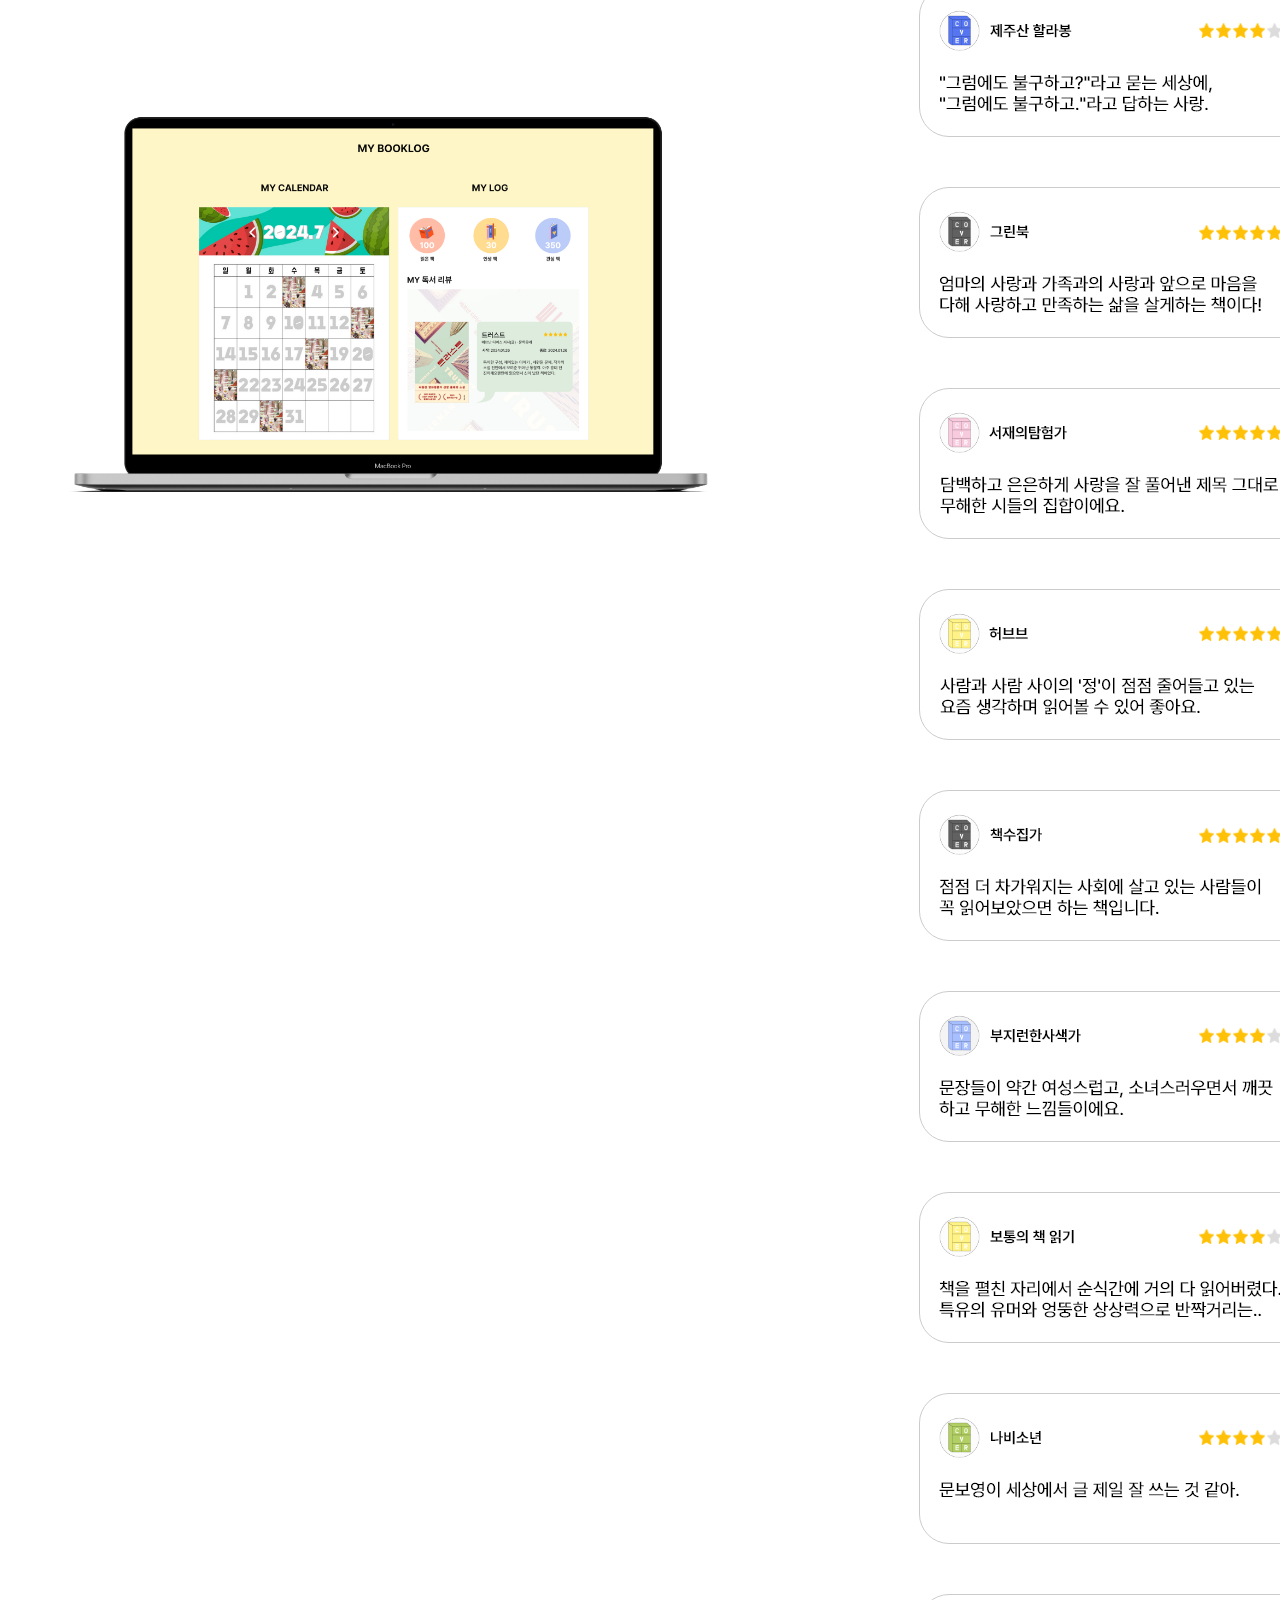
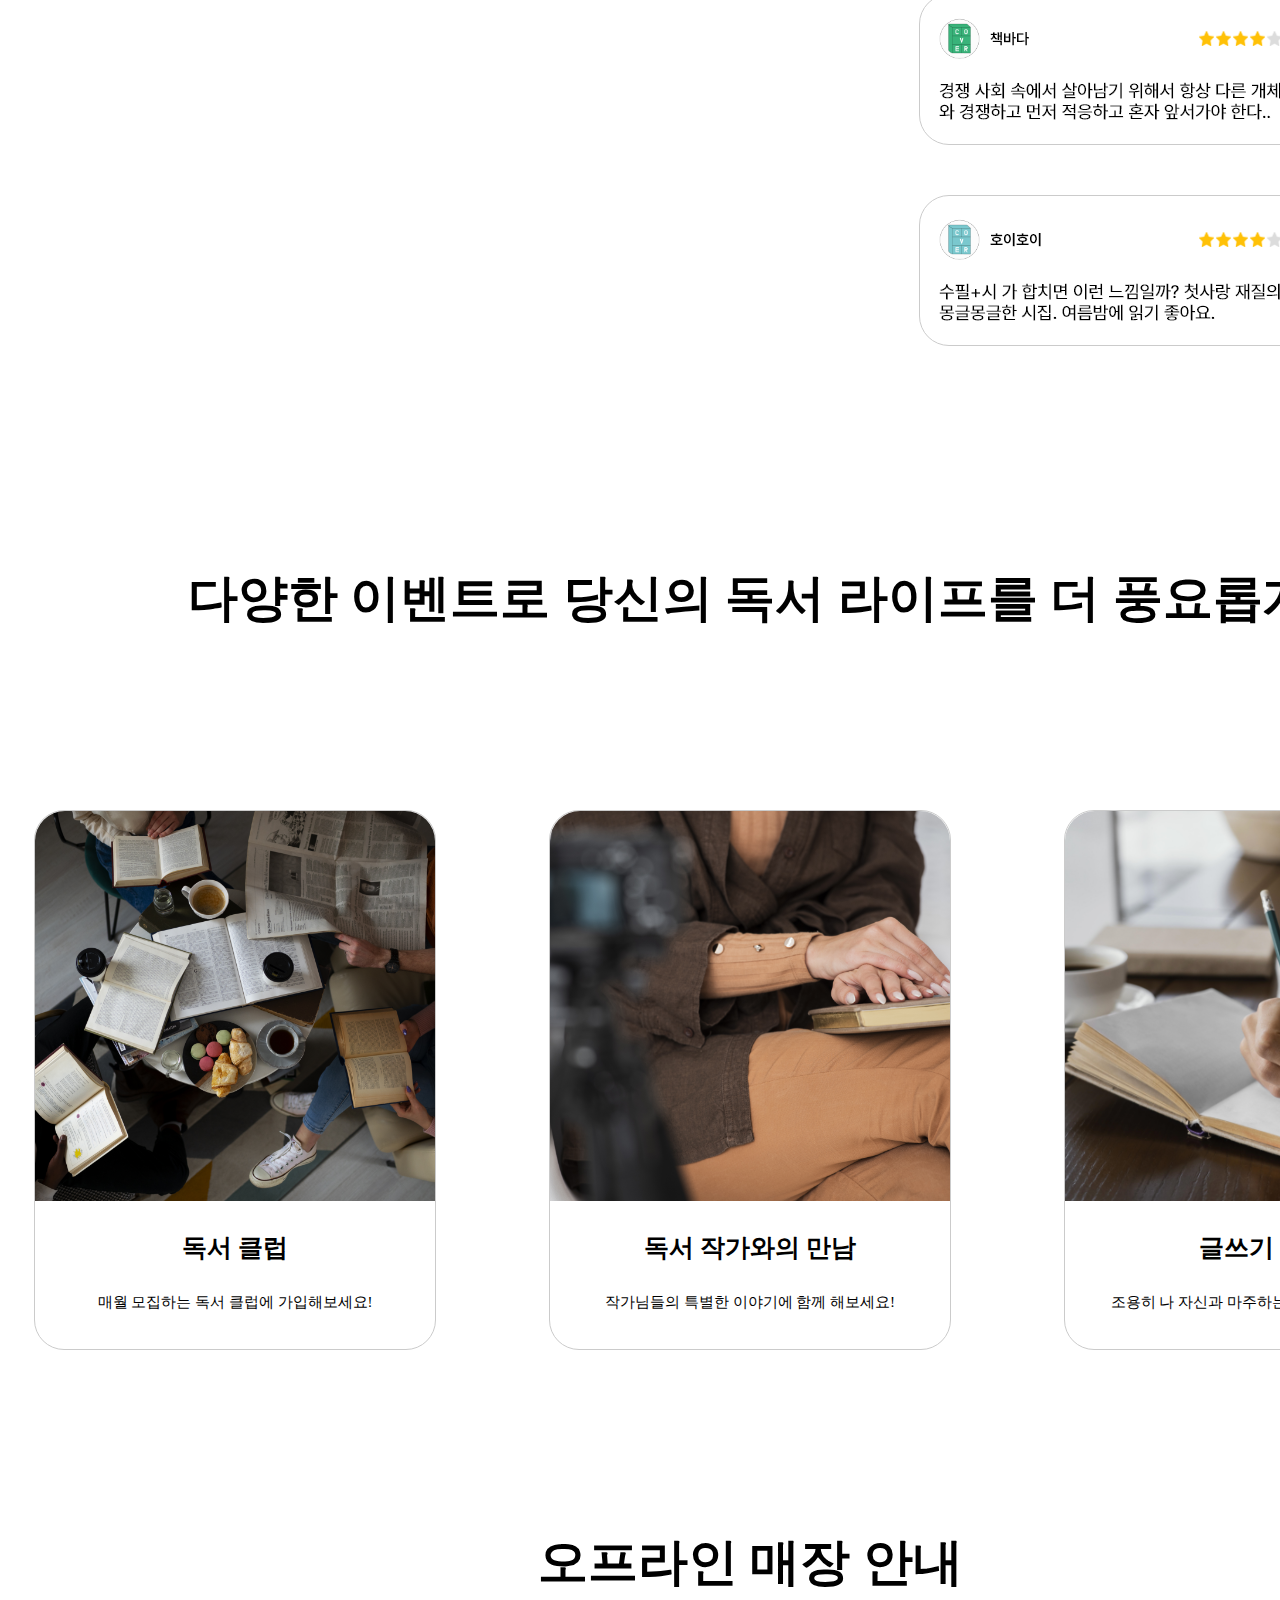
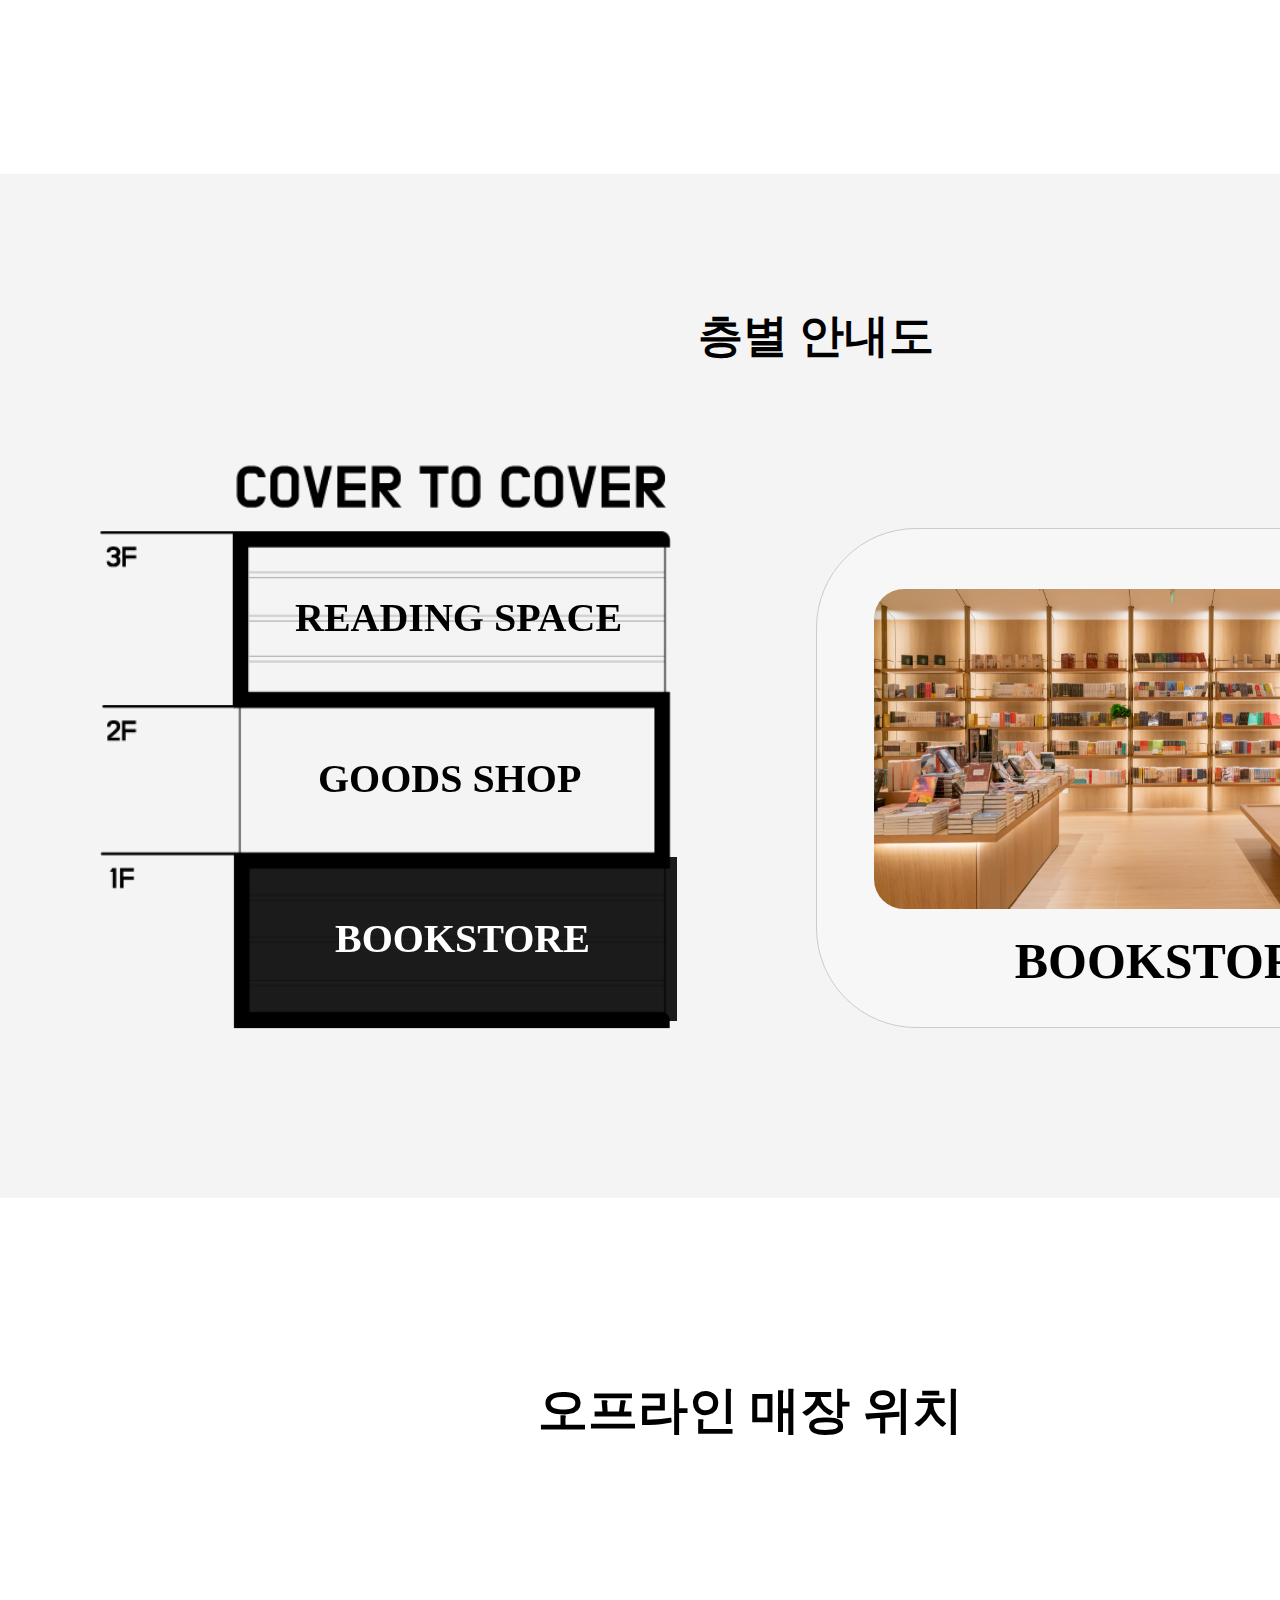
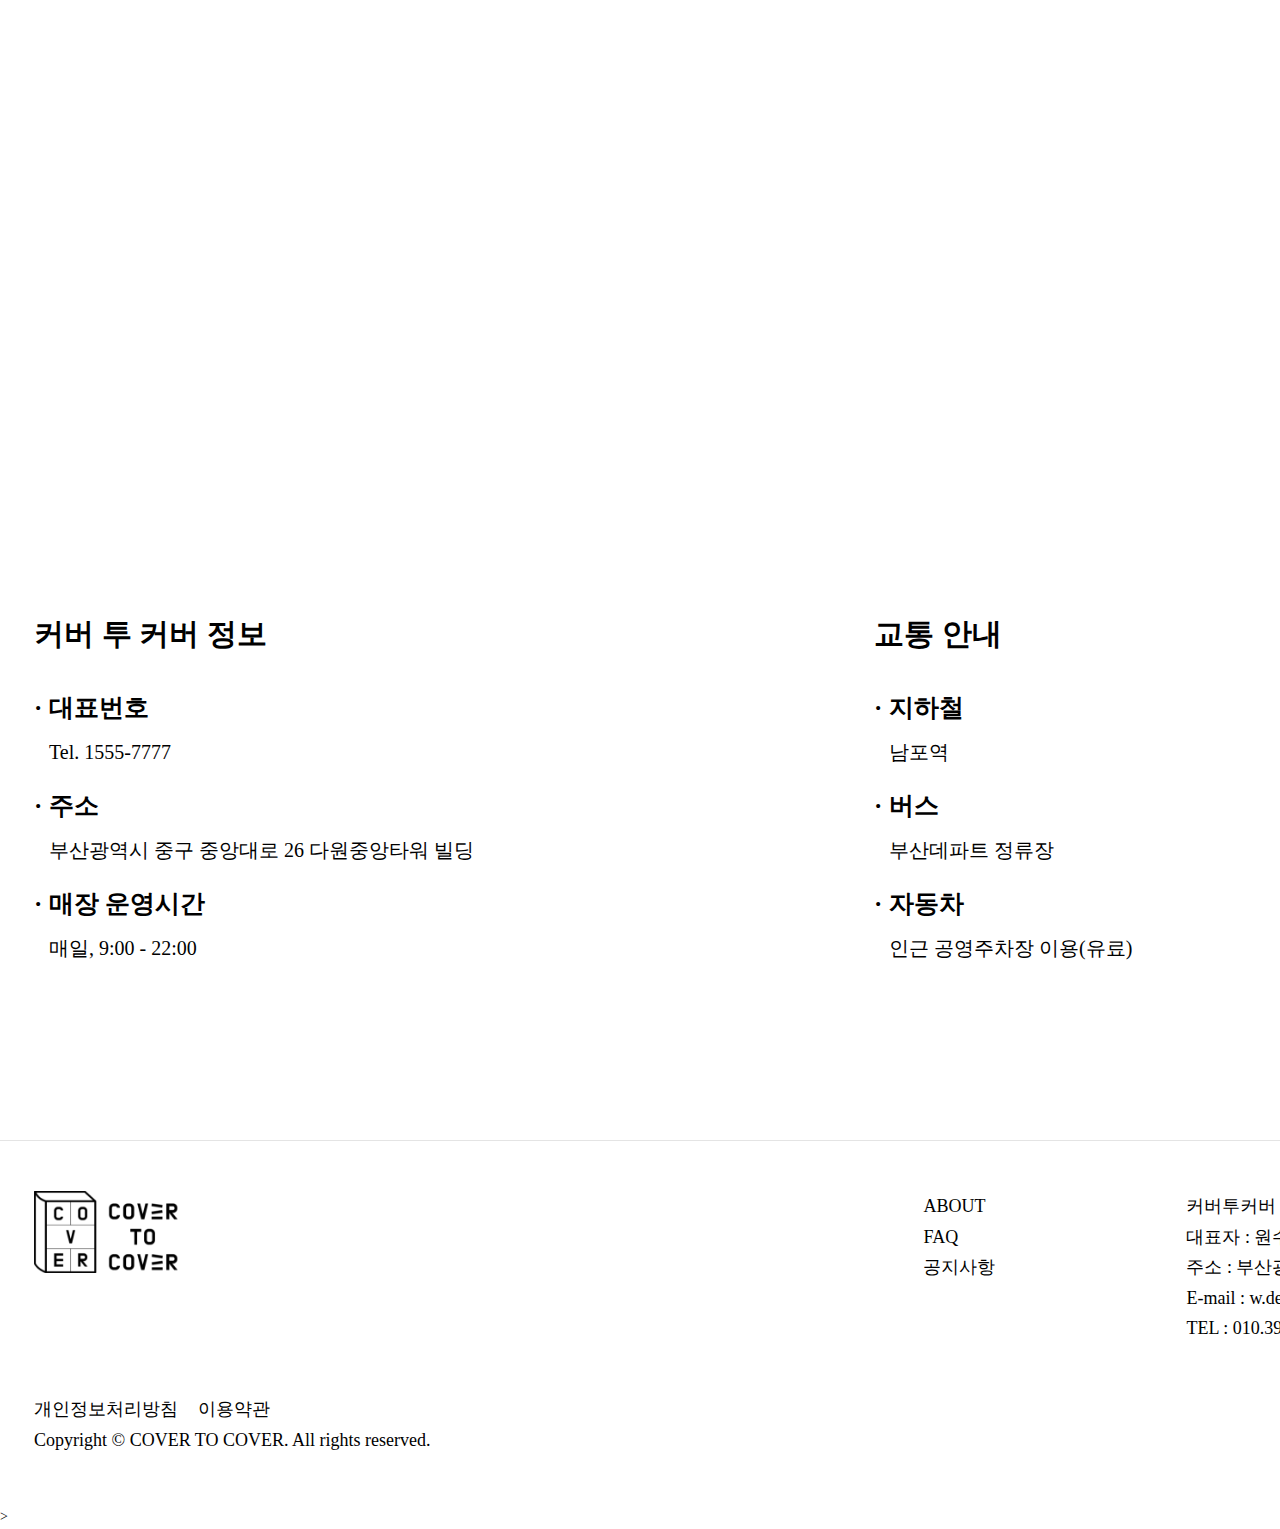
<file: sub_5_brand.html>
<!DOCTYPE html>
<html lang="ko">
<head>
    <meta charset="UTF-8">
    <meta name="viewport" content="width=1500">
    <title>COVER TO COVER</title>
        <!--파비콘-->
        <link rel="shortcut icon" href="./images/COVER-TO-COVER-Favicon.png" type="image/x-icon">
        <!--Pretandard 웹폰트-->
        <link href="https://webfontworld.github.io/pretendard/Pretendard.css" rel="stylesheet">
    
        <!-- Link Swiper's CSS -->
        <link rel="stylesheet" href="https://cdn.jsdelivr.net/npm/swiper@11/swiper-bundle.min.css" />
        
        <script src="https://unpkg.com/swiper/swiper-bundle.min.js"></script>
		<link rel="stylesheet" href="https://unpkg.com/swiper/swiper-bundle.min.css"/>
        

        <link rel="stylesheet" href="./css/style_sub_5.css">
</head>
<body>
    <div id="top_box">
        <!--포지션 기준, border-->
        <div id="top">
            <!--가운데정렬-->
            <div class="logo">
                <a href="./index.html">
                    <img src="./images/logo.png" alt="로고이미지">
                </a>
                </a>
            </div><!--logo-->
            <div>
                <input type="search" class="search" placeholder="찾고 싶은 상품을 입력해주세요.">
            </div>
            <ul>
                <li>
                    <a href="#">
                        <img src="./images/icon_cart.png" alt="카트아이콘">
                    </a>
                </li>
                <li>
                    <a href="#">
                        <img src="./images/icon_heart.png" alt="하트아이콘">
                    </a>
                </li>
                <li>
                    <a href="#">
                        <img src="./images/icon_login.png" alt="로그인아이콘">
                    </a>
                </li>
            </ul>
        </div><!--top-->
    </div><!--top_box-->
    <div id="header">
        <!--border-->
        <div class="header_inner">
            <!--가운데정렬-->
            <a href="#" class="icon_category">
                <img src="./images/icon_category.png" alt="카테고리 아이콘">
            </a>
            <ul class="gnb">
                <li>
                    <a href="./sub_1_Books.html">BOOKS</a>
                </li>
                <li>
                    <a href="./sub_2_booklog.html">BOOKLOG</a>
                </li>
                <li>
                    <a href="./sub_3_goods.html">GOODS</a>
                        <ul class="sub">
                            <li><a href="./sub_goods_sub_1.html">전체 상품</a></li>
                            <li><a href="./sub_goods_sub_2.html">COVER MADE</a></li>
                            <li><a href="./sub_goods_sub_3.html">문구 & 독서용품</a></li>
                            <li><a href="./sub_goods_sub_4.html">리빙</a></li>
                            <li><a href="./sub_goods_sub_5.html">라이프</a></li>
                        </ul><!--sub-->
                </li>
                <li>
                    <a href="./sub_4_event.html">EVENT</a>
                </li>
                <li>
                    <a href="./sub_5_brand.html">ABOUT US</a>
                </li>
            </ul>
        </div><!--header_inner-->
    </div><!--header-->
    <div id="brand_name">
        <p class="b_sentece"> Discover your story,</p>
        <p class="b_name">COVER TO COVER</p>
    </div><!--brand_name-->
    <div id="book">
        <h1>커버 투 커버에서 다양한 책으로 성장하세요.</h1>
        <div class="book_bg_1"></div>
        <div class="book_bg_2"></div>
    </div><!--book-->
    <div id="goods">
        <h1>다양한 굿즈와 함께 독서를 더 가치 있게</h1>
            <!--마진오토-->
                <div class="swiper b_goods"><!--swiper는 필수 클래스, 그 옆의 클래스는 보조 클래스-->
                    <div class="swiper-wrapper"><!--swiper-wrapper는 필수 클래스-->
                        <div class="swiper-slide">
                            <!--swiper-slide는 필수 클래스-->
                            <img src="./images/brand_goods_1.png" alt="굿즈 상품1">
                        </div>
                        <div class="swiper-slide">
                            <img src="./images/brand_goods_2.png" alt="메인배너2">
                            
                        </div>
                        <div class="swiper-slide">
                            <img src="./images/brand_goods_3.png" alt="메인배너3">
                            
                        </div>
                        <div class="swiper-slide">
                            <img src="./images/brand_goods_4.png" alt="메인배너4">
                        </div>
                        <div class="swiper-slide">
                            <img src="./images/brand_goods_6.png" alt="메인배너6">
                            
                        </div>
                        <div class="swiper-slide">
                            <img src="./images/brand_goods_7.png" alt="메인배너6">
                            
                        </div>
                    </div>
                    
                </div><!--mb E-->  
    </div><!--goods-->
    <div id="review">
        <div class="sticky_box_h1">
        <h1>당신의 독서의 순간을 기록하세요.</h1>
        </div>

        <div class="review_inner">
            <div class="homepage_box">
                <div class="sticky_box">
                    <img src="./images/brand_review_macbook.png" alt="노트북 이미지">
                </div>
            </div><!--homepage_box-->
            <div class="review_box">
                <ul>
                    <li>
                        <img src="./images/brand_review_1.png" alt="리뷰 이미지1">
                    </li>
                    <li>
                        <img src="./images/brand_review_2.png" alt="리뷰 이미지2">
                    </li>
                    <li>
                        <img src="./images/brand_review_3.png" alt="리뷰 이미지3">
                    </li>
                    <li>
                        <img src="./images/brand_review_4.png" alt="리뷰 이미지4">
                    </li>
                    <li>
                        <img src="./images/brand_review_5.png" alt="리뷰 이미지5">
                    </li>
                    <li>
                        <img src="./images/brand_review_6.png" alt="리뷰 이미지6">
                    </li>
                    <li>
                        <img src="./images/brand_review_7.png" alt="리뷰 이미지7">
                    </li>
                    <li>
                        <img src="./images/brand_review_8.png" alt="리뷰 이미지8">
                    </li>
                    <li>
                        <img src="./images/brand_review_9.png" alt="리뷰 이미지9">
                    </li>
                    <li>
                        <img src="./images/brand_review_10.png" alt="리뷰 이미지10">
                    </li>
                </ul> 
            </div><!--review_box-->
        </div><!--review_inner-->
    </div><!--review-->
    <div id="event">
        <h1>다양한 이벤트로 당신의 독서 라이프를 더 풍요롭게</h1>
        <ul>
            <li>
                <img src="./images/brand_activity_1.png" alt="독서 활동 이미지1">
                <div class="event_text">
                    <p class="e_title">독서 클럽</p>
                    <p class="e_subtitle">매월 모집하는 독서 클럽에 가입해보세요!</p>
                </div>
            </li>
            <li>
                <img src="./images/brand_activity_2.png" alt="독서 활동 이미지2">
                <div class="event_text">
                    <p class="e_title">독서 작가와의 만남</p>
                    <p class="e_subtitle">작가님들의 특별한 이야기에 함께 해보세요!</p>
                </div>
            </li>
            <li>
                <img src="./images/brand_activity_3.png" alt="독서 활동 이미지3">
                <div class="event_text">
                    <p class="e_title">글쓰기 클럽</p>
                    <p class="e_subtitle">조용히 나 자신과 마주하는 시간을 가져보세요!</p>
                </div>
            </li>
        </ul>  
        </div><!--event_box1-->
    </div><!--event-->
    <h1>오프라인 매장 안내</h1>
    <div id="store_info">
        <!--배경색-->
        <div class="store_info_inner">
            <!--가운데정렬-->
            <h2>층별 안내도</h2>
            <ul>
                <li>
                    <div class="store_img_box">
                        <div class="store_building_img">
                            <ul class="tabs">
                                <!--li에 클래스 달아서 포지션시키기-->
                                <li class="bookstore_text"><a href="#tab1">BOOKSTORE</a></li>
                                <li class="goods_shop_text"><a href="#tab2">GOODS SHOP</a></li>
                                <li class="reading_space_text"><a href="#tab3">READING SPACE</a></li>
                            </ul>
                        </div>
                    </div><!--store_img_box-->
                </li>
                <li class="info_box">
                    <div class="info_space_img_box">
                        <div class="info_space_img">
                            <div class="tab_container">
                                <div id="tab1" class="tab_content">
                                    <!--Content-->
                                    <div class="store_inside">
                                        <img src="./images/brand_info_bookstore.png" alt="">
                                        <p class="s_name">BOOKSTORE</p>
                                </div><!--store_inside-->
                                </div><!--tab1-->
                                <div id="tab2" class="tab_content">
                                    <!--Content-->
                                    <div class="store_inside">
                                        <img src="./images/brand_info_goodsshop.png" alt="">
                                        <p class="s_name">GOODS SHOP</p>
                                </div><!--store_inside-->
                                </div><!--tab2-->
                                <div id="tab3" class="tab_content">
                                    <!--Content-->
                                    <div class="store_inside">
                                        <img src="./images/brand_info_reading space.png" alt="">
                                        <p class="s_name">READING SPACE</p>
                                </div><!--store_inside-->
                                </div><!--tab3-->  
                            </div><!--tab_container-->
                        </div><!--mylog_inner-->
                    </div><!--info_space_img_box-->  
                </li>
            </ul>
        </div><!--store_info_inner-->
    </div><!--store_info-->
    <div id="store_map">
        <h1>오프라인 매장 위치</h1>
        <div class="map_box">
            <iframe src="https://www.google.com/maps/embed?pb=!1m18!1m12!1m3!1d3264.2700487050215!2d129.03544864187532!3d35.09996710003333!2m3!1f0!2f0!3f0!3m2!1i1024!2i768!4f13.1!3m3!1m2!1s0x3568e90af8798c73%3A0x4e3015aa23966ba!2z67aA7IKw64KY656Y65SU7J6Q7J247ZWZ7JuQ!5e0!3m2!1sko!2skr!4v1719217504157!5m2!1sko!2skr" width="1432px" height="500px" style="border:0;" allowfullscreen="" loading="lazy" referrerpolicy="no-referrer-when-downgrade"></iframe>
        </div>
        <ul>
            <li>
                <div class="detail_info">
                    <h4>커버 투 커버 정보</h4>
                    <h5>· 대표번호</h5>
                    <p>Tel. 1555-7777</p>
                    <h5>· 주소</h5>
                    <p>부산광역시 중구 중앙대로 26 다원중앙타워 빌딩</p>
                    <h5>· 매장 운영시간</h5>
                    <p>매일, 9:00 - 22:00</p>
                </div>
            </li>
            <li>
                <div class="transport">
                    <h4>교통 안내</h4>
                    <h5>· 지하철</h5>
                    <p>남포역</p>
                    <h5>· 버스</h5>
                    <p>부산데파트 정류장</p>
                    <h5>· 자동차</h5>
                    <p>인근 공영주차장 이용(유료)</p>
                </div>
            </li>

        </ul>
    </div><!--store_map-->
    <div id="footer">
        <!--border-->
        <div class="footer_inner1">
        <div class="footer_inner2">
            <div class="f_logo">
                <a href="#"><img src="./images/logo_f.png" alt="로고이미지"></a>
            </div><!--f_logo-->
            <div class="f_text_box">
                <div class="f_left_text">
                    <a href="#">ABOUT</a>
                    <a href="#">FAQ</a>
                    <a href="#">공지사항</a>
                </div>
                <div class="f_right_text">
                    <ul>
                        <li><p>커버투커버</p></li>
                        <li><p>대표자 : 원수빈</p></li>
                    </ul>
                    <p>주소 : 부산광역시 중구 중앙대로 26 </p>
                    <p>E-mail : w.design.archive@gmail.com </p>
                    <p>TEL : 010.3909.7786</p>
                </div>
            </div><!--f_text_box-->
        </div><!--footer_inner2-->
            <a href="#" class="f_pad">개인정보처리방침</a>
            <a href="#">이용약관 </a>
            <p>Copyright © COVER TO COVER. All rights reserved.</p>
        </div><!--footer_inner1-->
    </div><!--footer-->
    <a href="#" class="top_btn">
        <img src="./images/top_btn_icon.png" alt="top버튼이미지">
    </a>>





       <!--탭 제이쿼리 라이브러리-->
	<script src="https://code.jquery.com/jquery-1.12.4.min.js"
    integrity="sha256-ZosEbRLbNQzLpnKIkEdrPv7lOy9C27hHQ+Xp8a4MxAQ=" crossorigin="anonymous"></script>
    
    <!--탭 js. 원본파일에서 상대경로로 연결되어 있던 파일이기 때문에 반드시 파일을 옮겨놓고 연결해준다-->
    <script src="./js/tab_3.js"></script>


    <!-- GODDS Initialize Swiper --><!--옵션부분 pdf파일 참조해주세요-->
    <script>
        
        
        var swiper = new Swiper(".b_goods", { 
            autoplay: {

                    disableOnInteraction: false,
                },
                loop: true,
                slidesPerView: 5,
                centeredSlides:true,
                spaceBetween: 10,
        });//지우면 안되요!
    
    </script>

<script src="https://ajax.googleapis.com/ajax/libs/jquery/1.11.3/jquery.min.js"></script>
 <script>
   // Hide Header on on scroll down
   var didScroll;
   var lastScrollTop = 0;
   var delta = 5;
   var navbarHeight = $('#header').outerHeight();

   $(window).scroll(function (event) {
     didScroll = true;
   });

   setInterval(function () {
     if (didScroll) {
       hasScrolled();
       didScroll = false;
     }
   }, 250);

   function hasScrolled() {
     var st = $(this).scrollTop();

     // Make sure they scroll more than delta
     if (Math.abs(lastScrollTop - st) <= delta)
       return;

     // If they scrolled down and are past the navbar, add class .nav-up.
     // This is necessary so you never see what is "behind" the navbar.
     if (st > lastScrollTop && st > navbarHeight) {
       // Scroll Down
       $('#top_box').removeClass('nav-down').addClass('nav-up');
     } else {
       // Scroll Up
       if (st + $(window).height() < $(document).height()) {
         $('#top_box').removeClass('nav-up').addClass('nav-down');
       }
     }

     lastScrollTop = st;
   }


 </script>
     <!--서브메뉴-->
     <script src="./js/slide_script.js"></script>
</body>
</html>
</file>
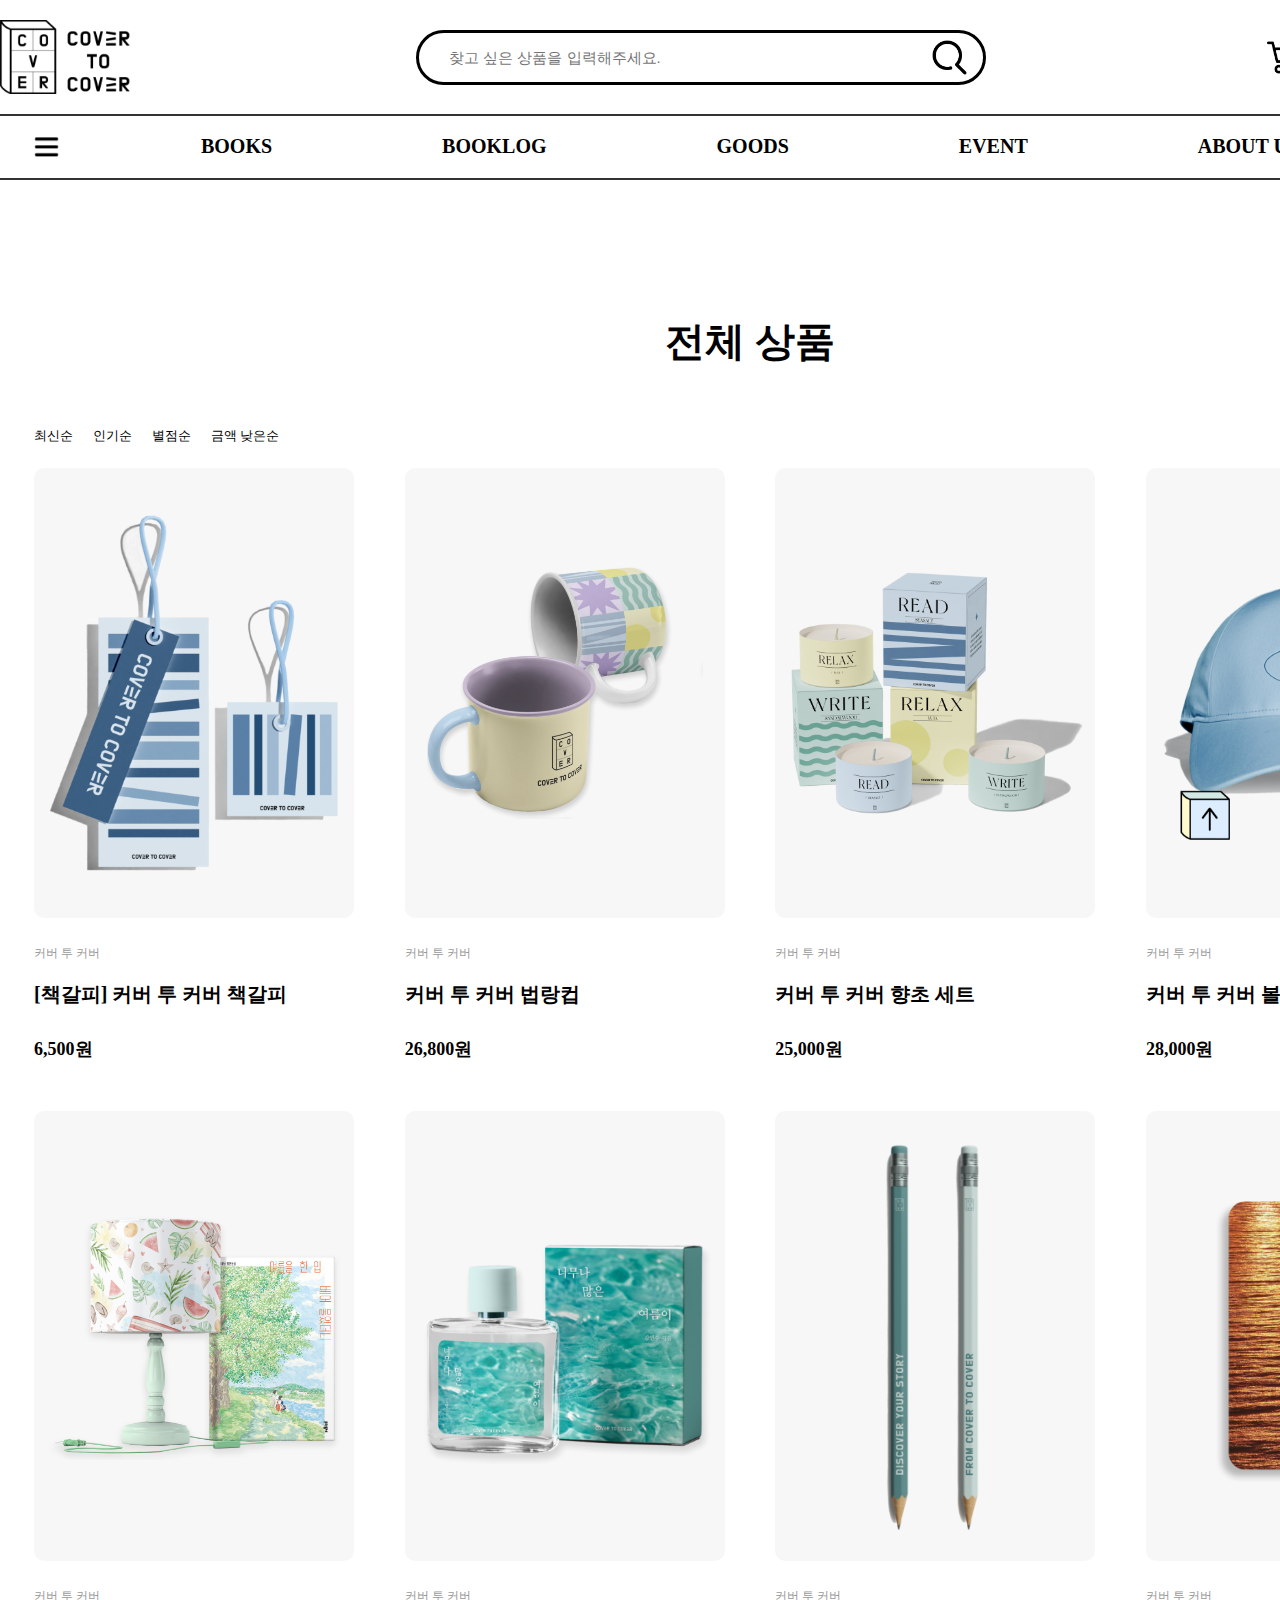
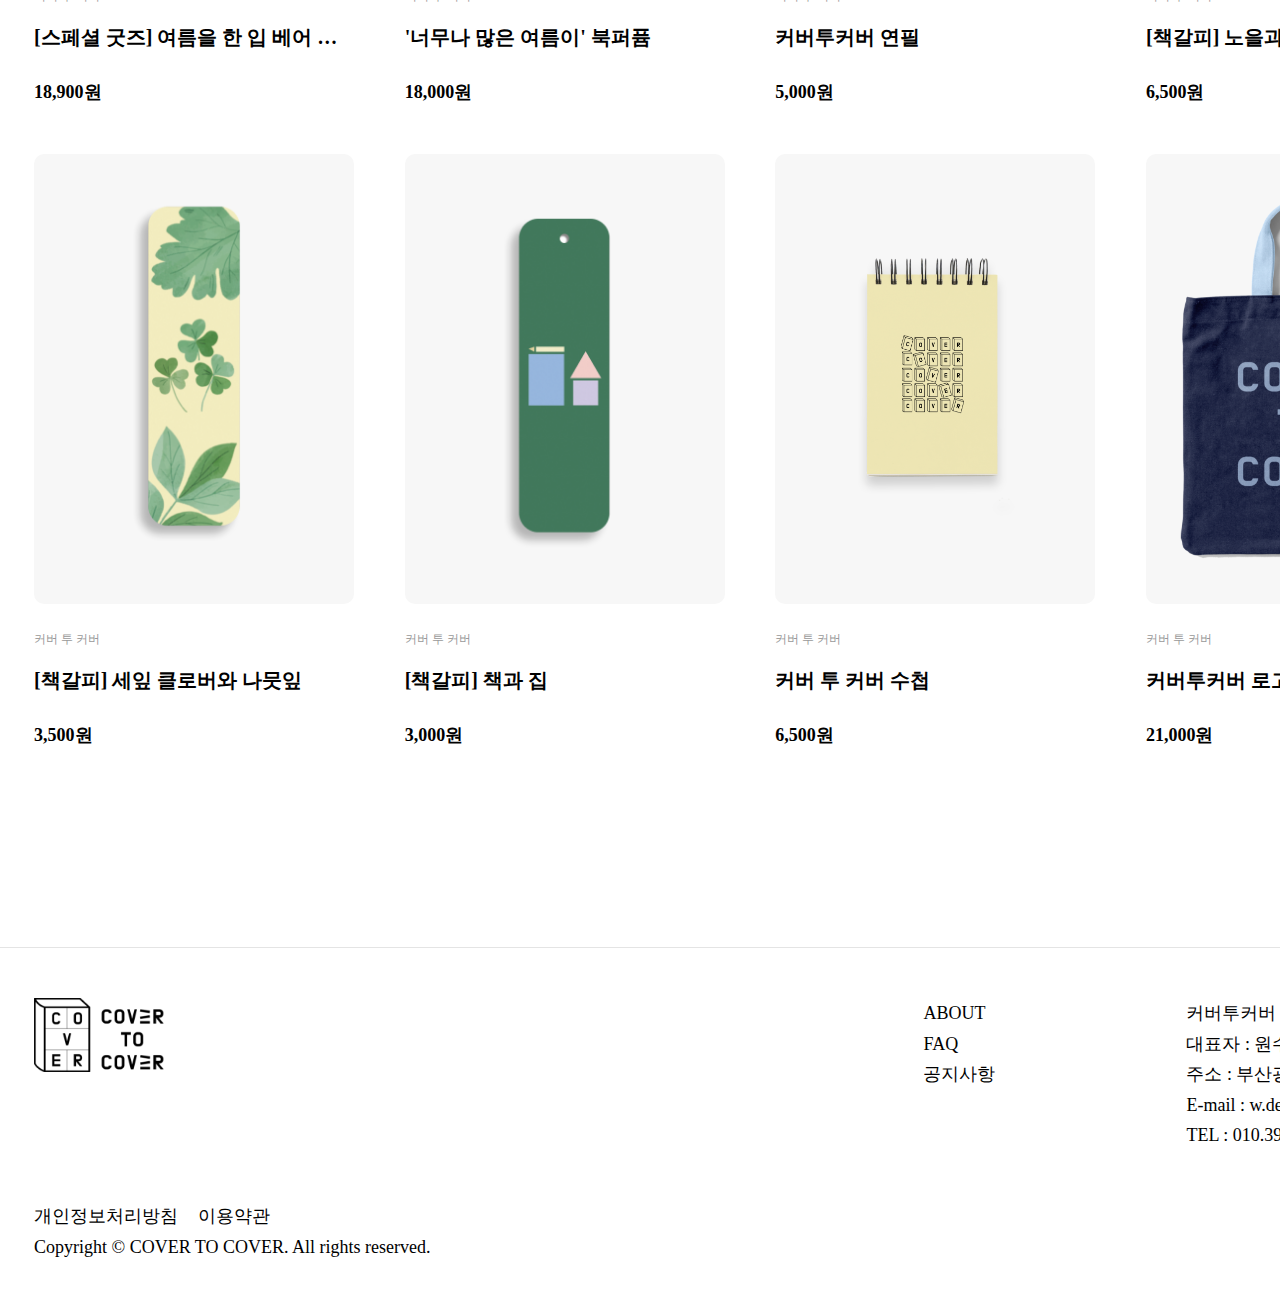
<file: sub_goods_sub_1.html>
<!DOCTYPE html>
<html lang="ko">
<head>
    <meta charset="UTF-8">
    <meta name="viewport" content="width=1500">
    <title>COVER TO COVER</title>
        <!--파비콘-->
        <link rel="shortcut icon" href="./images/COVER-TO-COVER-Favicon.png" type="image/x-icon">
        <!--Pretandard 웹폰트-->
        <link href="https://webfontworld.github.io/pretendard/Pretendard.css" rel="stylesheet">
    
        <!-- Link Swiper's CSS -->
        <link rel="stylesheet" href="https://cdn.jsdelivr.net/npm/swiper@11/swiper-bundle.min.css" />
        
        <script src="https://unpkg.com/swiper/swiper-bundle.min.js"></script>
		<link rel="stylesheet" href="https://unpkg.com/swiper/swiper-bundle.min.css"/>
        

        <link rel="stylesheet" href="./css/style_sub_3_1.css">
</head>
<body>
    <div id="top_box">
        <!--포지션 기준, border-->
        <div id="top">
            <!--가운데정렬-->
            <div class="logo">
                <a href="./index.html">
                    <img src="./images/logo.png" alt="로고이미지">
                </a>
            </div><!--logo-->
            <div>
                <input type="search" class="search" placeholder="찾고 싶은 상품을 입력해주세요.">
            </div>
            <ul>
                <li>
                    <a href="#">
                        <img src="./images/icon_cart.png" alt="카트아이콘">
                    </a>
                </li>
                <li>
                    <a href="#">
                        <img src="./images/icon_heart.png" alt="하트아이콘">
                    </a>
                </li>
                <li>
                    <a href="#">
                        <img src="./images/icon_login.png" alt="로그인아이콘">
                    </a>
                </li>
            </ul>
        </div><!--top-->
    </div><!--top_box-->
    <div id="header">
        <!--border-->
        <div class="header_inner">
            <!--가운데정렬-->
            <a href="#" class="icon_category">
                <img src="./images/icon_category.png" alt="카테고리 아이콘">
            </a>
            <ul class="gnb">
                <li>
                    <a href="./sub_1_Books.html">BOOKS</a>
                </li>
                <li>
                    <a href="./sub_2_booklog.html">BOOKLOG</a>
                </li>
                <li>
                    <a href="./sub_3_goods.html">GOODS</a>
                        <ul class="sub">
                            <li><a href="./sub_goods_sub_1.html">전체 상품</a></li>
                            <li><a href="./sub_goods_sub_2.html">COVER MADE</a></li>
                            <li><a href="./sub_goods_sub_3.html">문구 & 독서용품</a></li>
                            <li><a href="./sub_goods_sub_4.html">리빙</a></li>
                            <li><a href="./sub_goods_sub_5.html">라이프</a></li>
                        </ul><!--sub-->
                </li>
                <li>
                    <a href="./sub_4_event.html">EVENT</a>
                </li>
                <li>
                    <a href="./sub_5_brand.html">ABOUT US</a>
                </li>
            </ul>
        </div><!--header_inner-->
    </div><!--header-->
    <div id="whole_product">
        <h1>전체 상품</h1>
        <div class="whole_inner">
            <div class="option">
                <ul>
                    <li>
                        <a href="#">최신순</a>
                    </li>
                    <li>
                        <a href="#">인기순</a>
                    </li>
                    <li>
                        <a href="#">별점순</a>
                    </li>
                    <li>
                        <a href="#">금액 낮은순 </a>
                    </li>
                </ul>
            </div><!--option-->
            <div class="count">
                <p>012개</p>
            </div><!--count-->
          
        </div><!--whole_inner-->
         <ul>
                <li>
                    <img src="./images/goods_sub_goods_1.png" alt="상품 이미지1">
                    <p class="p_made">커버 투 커버</p>
                    <p class="p_name"><a href="#">[책갈피] 커버 투 커버 책갈피</a></p>
                    <p class="p_price">6,500원</p>
                </li>
                <li>
                    <img src="./images/goods_sub_goods_4.png" alt="상품 이미지1">
                    <p class="p_made">커버 투 커버</p>
                    <p class="p_name"><a href="#">커버 투 커버 법랑컵</a></p>
                    <p class="p_price">26,800원</p>
                </li>
                <li>
                    <img src="./images/goods_sub_goods_3.png" alt="상품 이미지1">
                    <p class="p_made">커버 투 커버</p>
                    <p class="p_name"><a href="#">커버 투 커버 향초 세트</a></p>
                    <p class="p_price">25,000원</p>
                </li>

                <li>
                    <img src="./images/goods_sub_goods_2.png" alt="상품 이미지1">
                    <p class="p_made">커버 투 커버</p>
                    <p class="p_name"><a href="#">커버 투 커버 볼캡</a></p>
                    <p class="p_price">28,000원</p>
                </li>
                <li>
                    <img src="./images/goods_sub_goods_5.png" alt="상품 이미지1">
                    <p class="p_made">커버 투 커버</p>
                    <p class="p_name"><a href="#">[스페셜 굿즈] 여름을 한 입 베어 물었더니 램프</a></p>
                    <p class="p_price">18,900원</p>
                </li>
                <li>
                    <img src="./images/goods_sub_goods_6.png" alt="상품 이미지1">
                    <p class="p_made">커버 투 커버</p>
                    <p class="p_name"><a href="#">'너무나 많은 여름이' 북퍼퓸</a></p>
                    <p class="p_price">18,000원</p>
                </li>
                <li>
                    <img src="./images/goods_sub_goods_11.png" alt="상품 이미지1">
                    <p class="p_made">커버 투 커버</p>
                    <p class="p_name"><a href="#">커버투커버 연필</a></p>
                    <p class="p_price">5,000원</p>
                </li>
                <li>
                    <img src="./images/goods_sub_goods_8.png" alt="상품 이미지1">
                    <p class="p_made">커버 투 커버</p>
                    <p class="p_name"><a href="#">[책갈피] 노을과 아이</a></p>
                    <p class="p_price">6,500원</p>
                </li>
                <li>
                    <img src="./images/goods_sub_goods_9.png" alt="상품 이미지1">
                    <p class="p_made">커버 투 커버</p>
                    <p class="p_name"><a href="#">[책갈피] 세잎 클로버와 나뭇잎</a></p>
                    <p class="p_price">3,500원</p>
                </li>
                <li>
                    <img src="./images/goods_sub_goods_10.png" alt="상품 이미지1">
                    <p class="p_made">커버 투 커버</p>
                    <p class="p_name"><a href="#">[책갈피] 책과 집</a></p>
                    <p class="p_price">3,000원</p>
                </li>
                <li>
                    <img src="./images/goods_sub_goods_7.png" alt="상품 이미지1">
                    <p class="p_made">커버 투 커버</p>
                    <p class="p_name"><a href="#">커버 투 커버 수첩</a></p>
                    <p class="p_price">6,500원</p>
                </li>
                <li>
                    <img src="./images/goods_sub_goods_12.png" alt="상품 이미지1">
                    <p class="p_made">커버 투 커버</p>
                    <p class="p_name"><a href="#">커버투커버 로고 에코백</a></p>
                    <p class="p_price">21,000원</p>
                </li>
            </ul>
    </div><!--whole_product-->
    <div id="footer">
        <!--border-->
        <div class="footer_inner1">
        <div class="footer_inner2">
            <div class="f_logo">
                <a href="#"><img src="./images/logo.png" alt="로고이미지"></a>
            </div><!--f_logo-->
            <div class="f_text_box">
                <div class="f_left_text">
                    <a href="#">ABOUT</a>
                    <a href="#">FAQ</a>
                    <a href="#">공지사항</a>
                </div>
                <div class="f_right_text">
                    <ul>
                        <li><p>커버투커버</p></li>
                        <li><p>대표자 : 원수빈</p></li>
                    </ul>
                    <p>주소 : 부산광역시 중구 중앙대로 26 </p>
                    <p>E-mail : w.design.archive@gmail.com </p>
                    <p>TEL : 010.3909.7786</p>
                </div>
            </div><!--f_text_box-->
        </div><!--footer_inner2-->
            <a href="#" class="f_pad">개인정보처리방침</a>
            <a href="#">이용약관 </a>
            <p>Copyright © COVER TO COVER. All rights reserved.</p>
        </div><!--footer_inner1-->
    </div><!--footer-->
    <a href="#" class="top_btn">
        <img src="./images/top_btn_icon.png" alt="top버튼이미지">
    </a>










    <!--스크롤다운-->
 <script src="https://ajax.googleapis.com/ajax/libs/jquery/1.11.3/jquery.min.js"></script>
 <script>
   // Hide Header on on scroll down
   var didScroll;
   var lastScrollTop = 0;
   var delta = 5;
   var navbarHeight = $('#header').outerHeight();

   $(window).scroll(function (event) {
     didScroll = true;
   });

   setInterval(function () {
     if (didScroll) {
       hasScrolled();
       didScroll = false;
     }
   }, 250);

   function hasScrolled() {
     var st = $(this).scrollTop();

     // Make sure they scroll more than delta
     if (Math.abs(lastScrollTop - st) <= delta)
       return;

     // If they scrolled down and are past the navbar, add class .nav-up.
     // This is necessary so you never see what is "behind" the navbar.
     if (st > lastScrollTop && st > navbarHeight) {
       // Scroll Down
       $('#top_box').removeClass('nav-down').addClass('nav-up');
     } else {
       // Scroll Up
       if (st + $(window).height() < $(document).height()) {
         $('#top_box').removeClass('nav-up').addClass('nav-down');
       }
     }

     lastScrollTop = st;
   }
 </script>

       <!--제이쿼리 라이브러리 cdn-->
    <!--minified-->
    <script src="https://code.jquery.com/jquery-3.7.1.min.js" integrity="sha256-/JqT3SQfawRcv/BIHPThkBvs0OEvtFFmqPF/lYI/Cxo=" crossorigin="anonymous"></script>
    <!--서브메뉴-->
    <script src="./js/slide_script.js"></script>
</body>
</html>
</file>
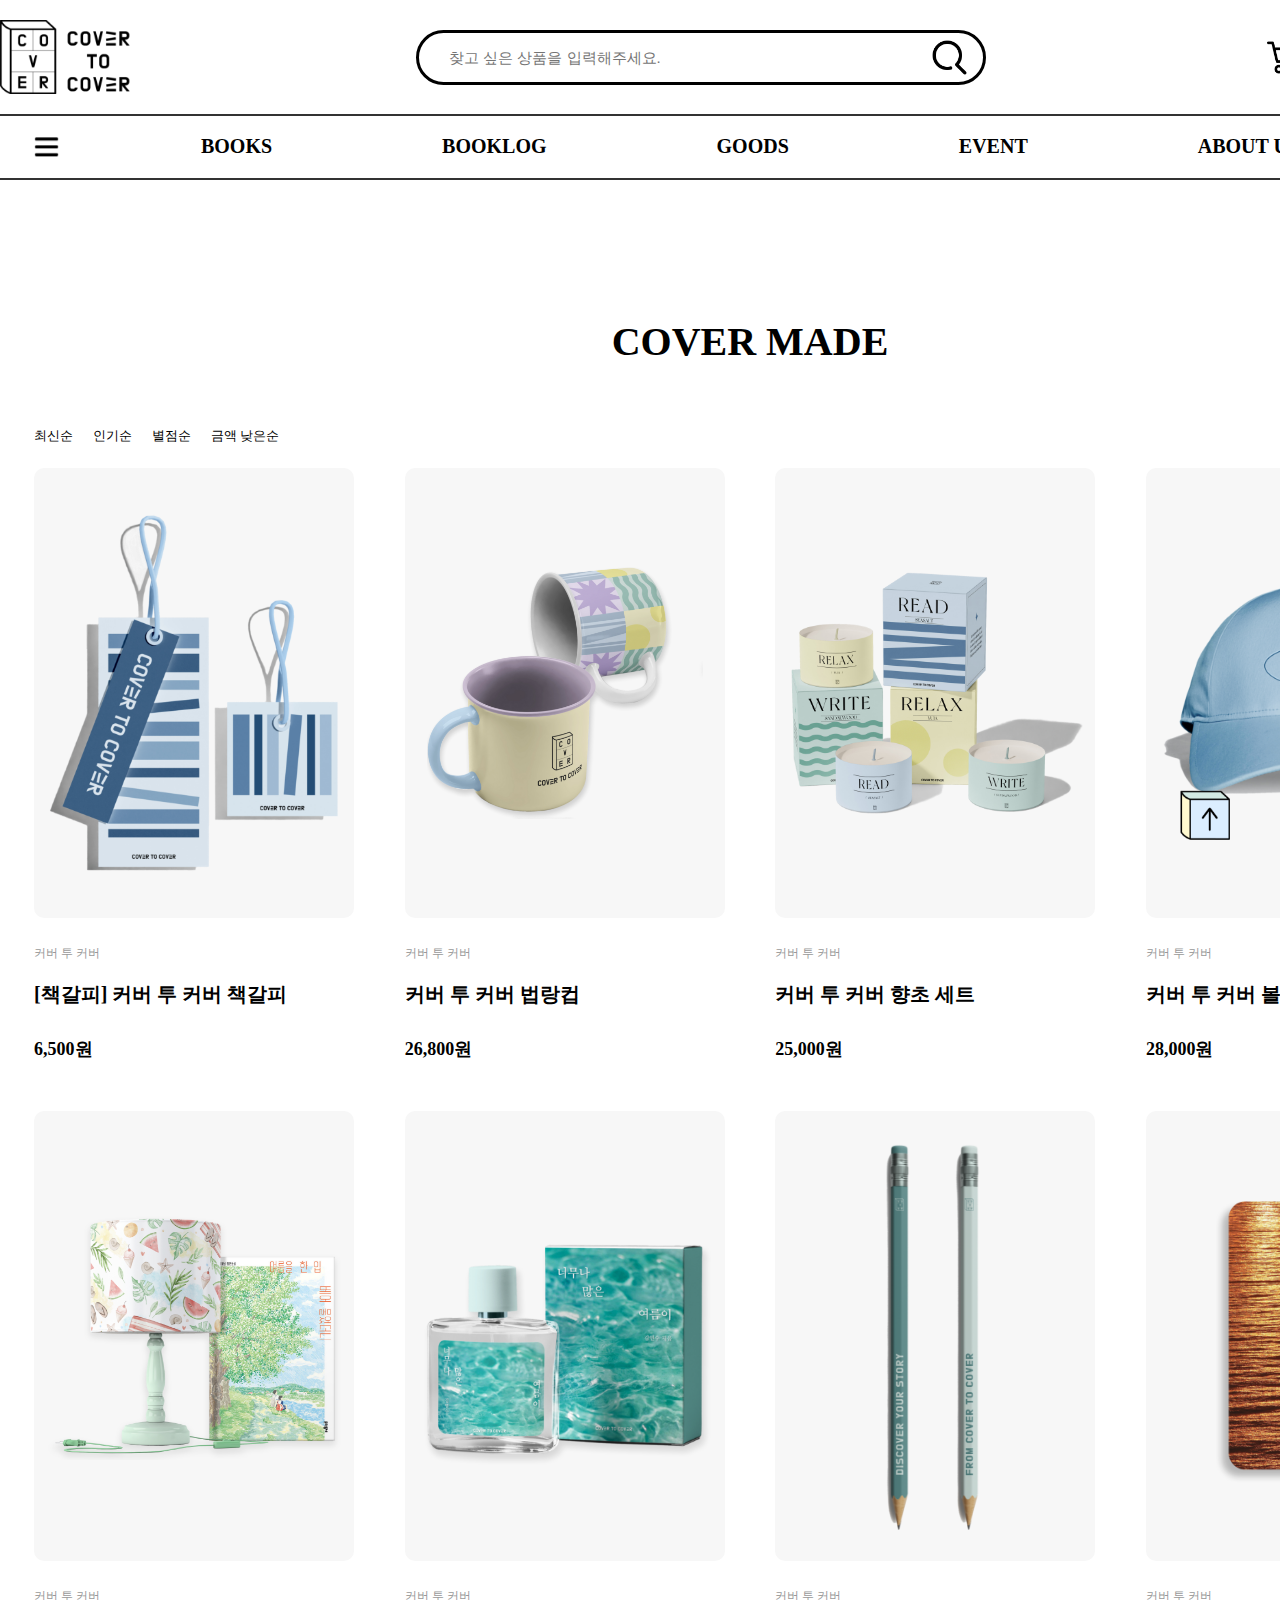
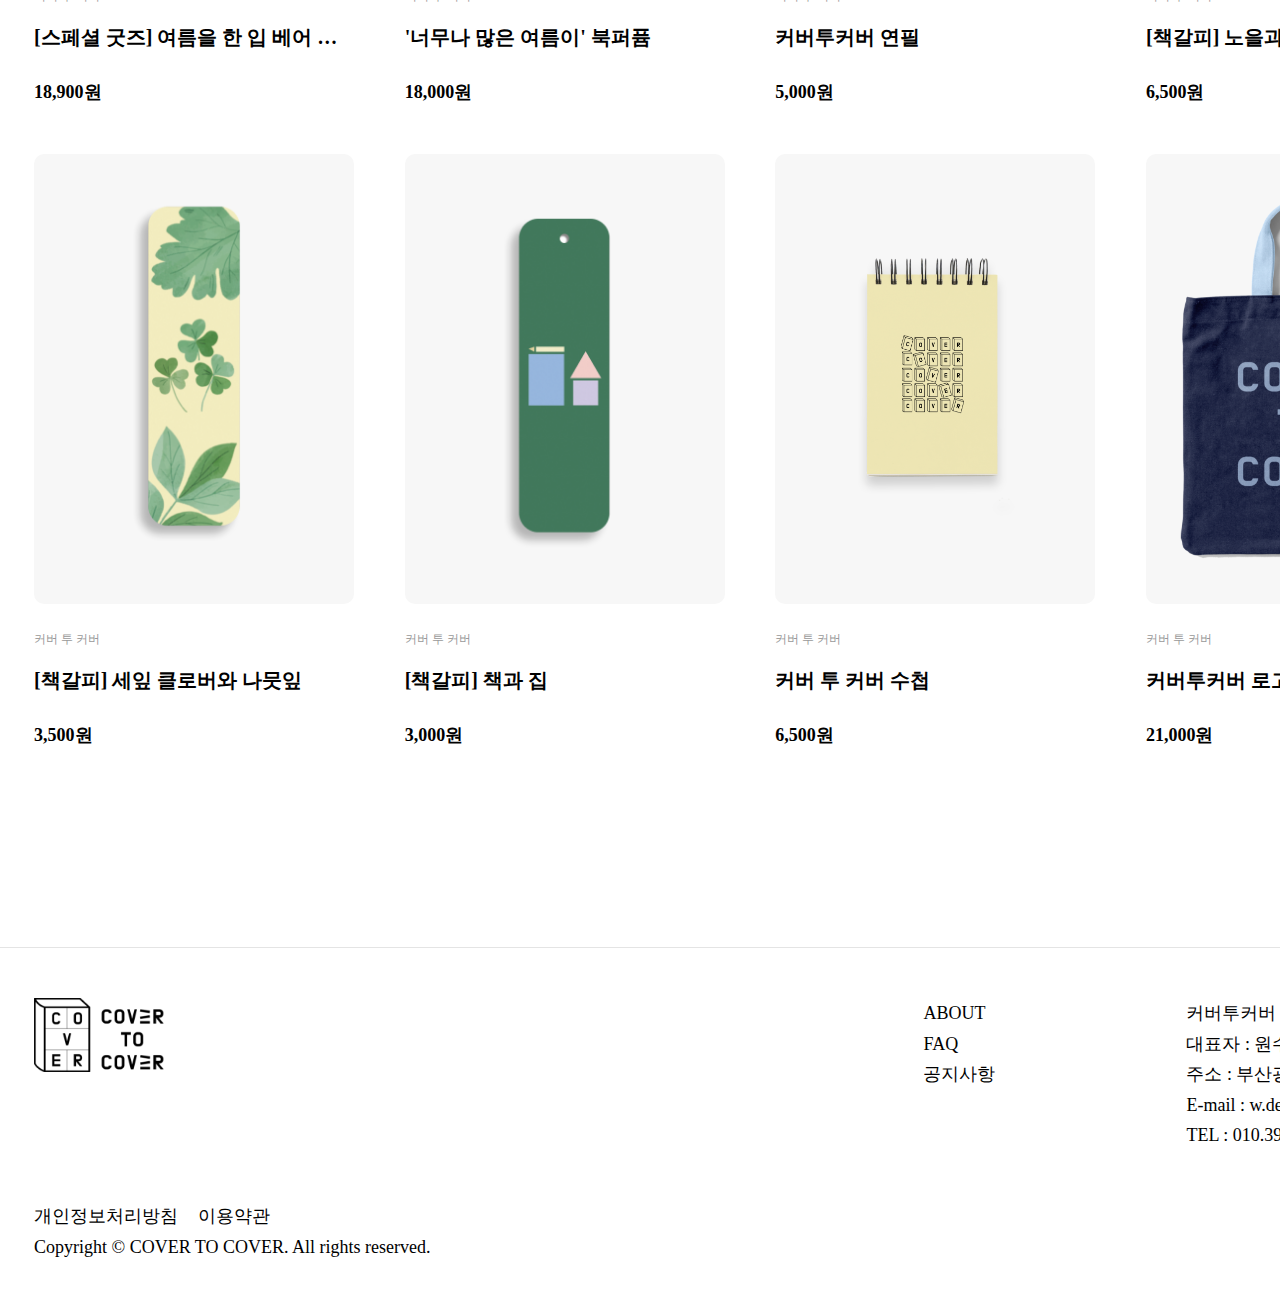
<file: sub_goods_sub_2.html>
<!DOCTYPE html>
<html lang="ko">
<head>
    <meta charset="UTF-8">
    <meta name="viewport" content="width=1500">
    <title>COVER TO COVER</title>
        <!--파비콘-->
        <link rel="shortcut icon" href="./images/COVER-TO-COVER-Favicon.png" type="image/x-icon">
        <!--Pretandard 웹폰트-->
        <link href="https://webfontworld.github.io/pretendard/Pretendard.css" rel="stylesheet">
    
        <!-- Link Swiper's CSS -->
        <link rel="stylesheet" href="https://cdn.jsdelivr.net/npm/swiper@11/swiper-bundle.min.css" />
        
        <script src="https://unpkg.com/swiper/swiper-bundle.min.js"></script>
		<link rel="stylesheet" href="https://unpkg.com/swiper/swiper-bundle.min.css"/>
        

        <link rel="stylesheet" href="./css/style_sub_3_2.css">
</head>
<body>
    <div id="top_box">
        <!--포지션 기준, border-->
        <div id="top">
            <!--가운데정렬-->
            <div class="logo">
                <a href="./index.html">
                    <img src="./images/logo.png" alt="로고이미지">
                </a>
            </div><!--logo-->
            <div>
                <input type="search" class="search" placeholder="찾고 싶은 상품을 입력해주세요.">
            </div>
            <ul>
                <li>
                    <a href="#">
                        <img src="./images/icon_cart.png" alt="카트아이콘">
                    </a>
                </li>
                <li>
                    <a href="#">
                        <img src="./images/icon_heart.png" alt="하트아이콘">
                    </a>
                </li>
                <li>
                    <a href="#">
                        <img src="./images/icon_login.png" alt="로그인아이콘">
                    </a>
                </li>
            </ul>
        </div><!--top-->
    </div><!--top_box-->
    <div id="header">
        <!--border-->
        <div class="header_inner">
            <!--가운데정렬-->
            <a href="#" class="icon_category">
                <img src="./images/icon_category.png" alt="카테고리 아이콘">
            </a>
            <ul class="gnb">
                <li>
                    <a href="./sub_1_Books.html">BOOKS</a>
                </li>
                <li>
                    <a href="./sub_2_booklog.html">BOOKLOG</a>
                </li>
                <li>
                    <a href="./sub_3_goods.html">GOODS</a>
                        <ul class="sub">
                            <li><a href="./sub_goods_sub_1.html">전체 상품</a></li>
                            <li><a href="./sub_goods_sub_2.html">COVER MADE</a></li>
                            <li><a href="./sub_goods_sub_3.html">문구 & 독서용품</a></li>
                            <li><a href="./sub_goods_sub_4.html">리빙</a></li>
                            <li><a href="./sub_goods_sub_5.html">라이프</a></li>
                        </ul><!--sub-->
                </li>
                <li>
                    <a href="./sub_4_event.html">EVENT</a>
                </li>
                <li>
                    <a href="./sub_5_brand.html">ABOUT US</a>
                </li>
            </ul>
        </div><!--header_inner-->
    </div><!--header-->
    <div id="whole_product">
        <h1>COVER MADE</h1>
        <div class="whole_inner">
            <div class="option">
                <ul>
                    <li>
                        <a href="#">최신순</a>
                    </li>
                    <li>
                        <a href="#">인기순</a>
                    </li>
                    <li>
                        <a href="#">별점순</a>
                    </li>
                    <li>
                        <a href="#">금액 낮은순 </a>
                    </li>
                </ul>
            </div><!--option-->
            <div class="count">
                <p>012개</p>
            </div><!--count-->
          
        </div><!--whole_inner-->
         <ul>
            <li>
                <img src="./images/goods_sub_goods_1.png" alt="상품 이미지1">
                <p class="p_made">커버 투 커버</p>
                <p class="p_name"><a href="#">[책갈피] 커버 투 커버 책갈피</a></p>
                <p class="p_price">6,500원</p>
            </li>
            <li>
                <img src="./images/goods_sub_goods_4.png" alt="상품 이미지1">
                <p class="p_made">커버 투 커버</p>
                <p class="p_name"><a href="#">커버 투 커버 법랑컵</a></p>
                <p class="p_price">26,800원</p>
            </li>
            <li>
                <img src="./images/goods_sub_goods_3.png" alt="상품 이미지1">
                <p class="p_made">커버 투 커버</p>
                <p class="p_name"><a href="#">커버 투 커버 향초 세트</a></p>
                <p class="p_price">25,000원</p>
            </li>

            <li>
                <img src="./images/goods_sub_goods_2.png" alt="상품 이미지1">
                <p class="p_made">커버 투 커버</p>
                <p class="p_name"><a href="#">커버 투 커버 볼캡</a></p>
                <p class="p_price">28,000원</p>
            </li>
            <li>
                <img src="./images/goods_sub_goods_5.png" alt="상품 이미지1">
                <p class="p_made">커버 투 커버</p>
                <p class="p_name"><a href="#">[스페셜 굿즈] 여름을 한 입 베어 물었더니 램프</a></p>
                <p class="p_price">18,900원</p>
            </li>
            <li>
                <img src="./images/goods_sub_goods_6.png" alt="상품 이미지1">
                <p class="p_made">커버 투 커버</p>
                <p class="p_name"><a href="#">'너무나 많은 여름이' 북퍼퓸</a></p>
                <p class="p_price">18,000원</p>
            </li>
            <li>
                <img src="./images/goods_sub_goods_11.png" alt="상품 이미지1">
                <p class="p_made">커버 투 커버</p>
                <p class="p_name"><a href="#">커버투커버 연필</a></p>
                <p class="p_price">5,000원</p>
            </li>
            <li>
                <img src="./images/goods_sub_goods_8.png" alt="상품 이미지1">
                <p class="p_made">커버 투 커버</p>
                <p class="p_name"><a href="#">[책갈피] 노을과 아이</a></p>
                <p class="p_price">6,500원</p>
            </li>
            <li>
                <img src="./images/goods_sub_goods_9.png" alt="상품 이미지1">
                <p class="p_made">커버 투 커버</p>
                <p class="p_name"><a href="#">[책갈피] 세잎 클로버와 나뭇잎</a></p>
                <p class="p_price">3,500원</p>
            </li>
            <li>
                <img src="./images/goods_sub_goods_10.png" alt="상품 이미지1">
                <p class="p_made">커버 투 커버</p>
                <p class="p_name"><a href="#">[책갈피] 책과 집</a></p>
                <p class="p_price">3,000원</p>
            </li>
            <li>
                <img src="./images/goods_sub_goods_7.png" alt="상품 이미지1">
                <p class="p_made">커버 투 커버</p>
                <p class="p_name"><a href="#">커버 투 커버 수첩</a></p>
                <p class="p_price">6,500원</p>
            </li>
            <li>
                <img src="./images/goods_sub_goods_12.png" alt="상품 이미지1">
                <p class="p_made">커버 투 커버</p>
                <p class="p_name"><a href="#">커버투커버 로고 에코백</a></p>
                <p class="p_price">21,000원</p>
            </li>
            </ul>
    </div><!--whole_product-->
    <div id="footer">
        <!--border-->
        <div class="footer_inner1">
        <div class="footer_inner2">
            <div class="f_logo">
                <a href="#"><img src="./images/logo.png" alt="로고이미지"></a>
            </div><!--f_logo-->
            <div class="f_text_box">
                <div class="f_left_text">
                    <a href="#">ABOUT</a>
                    <a href="#">FAQ</a>
                    <a href="#">공지사항</a>
                </div>
                <div class="f_right_text">
                    <ul>
                        <li><p>커버투커버</p></li>
                        <li><p>대표자 : 원수빈</p></li>
                    </ul>
                    <p>주소 : 부산광역시 중구 중앙대로 26 </p>
                    <p>E-mail : w.design.archive@gmail.com </p>
                    <p>TEL : 010.3909.7786</p>
                </div>
            </div><!--f_text_box-->
        </div><!--footer_inner2-->
            <a href="#" class="f_pad">개인정보처리방침</a>
            <a href="#">이용약관 </a>
            <p>Copyright © COVER TO COVER. All rights reserved.</p>
        </div><!--footer_inner1-->
    </div><!--footer-->
    <a href="#" class="top_btn">
        <img src="./images/top_btn_icon.png" alt="top버튼이미지">
    </a>











      <!--스크롤다운-->
 <script src="https://ajax.googleapis.com/ajax/libs/jquery/1.11.3/jquery.min.js"></script>
 <script>
   // Hide Header on on scroll down
   var didScroll;
   var lastScrollTop = 0;
   var delta = 5;
   var navbarHeight = $('#header').outerHeight();

   $(window).scroll(function (event) {
     didScroll = true;
   });

   setInterval(function () {
     if (didScroll) {
       hasScrolled();
       didScroll = false;
     }
   }, 250);

   function hasScrolled() {
     var st = $(this).scrollTop();

     // Make sure they scroll more than delta
     if (Math.abs(lastScrollTop - st) <= delta)
       return;

     // If they scrolled down and are past the navbar, add class .nav-up.
     // This is necessary so you never see what is "behind" the navbar.
     if (st > lastScrollTop && st > navbarHeight) {
       // Scroll Down
       $('#top_box').removeClass('nav-down').addClass('nav-up');
     } else {
       // Scroll Up
       if (st + $(window).height() < $(document).height()) {
         $('#top_box').removeClass('nav-up').addClass('nav-down');
       }
     }

     lastScrollTop = st;
   }
 </script>

       <!--제이쿼리 라이브러리 cdn-->
    <!--minified-->
    <script src="https://code.jquery.com/jquery-3.7.1.min.js" integrity="sha256-/JqT3SQfawRcv/BIHPThkBvs0OEvtFFmqPF/lYI/Cxo=" crossorigin="anonymous"></script>
    <!--서브메뉴-->
    <script src="./js/slide_script.js"></script>
</body>
</html>
</file>
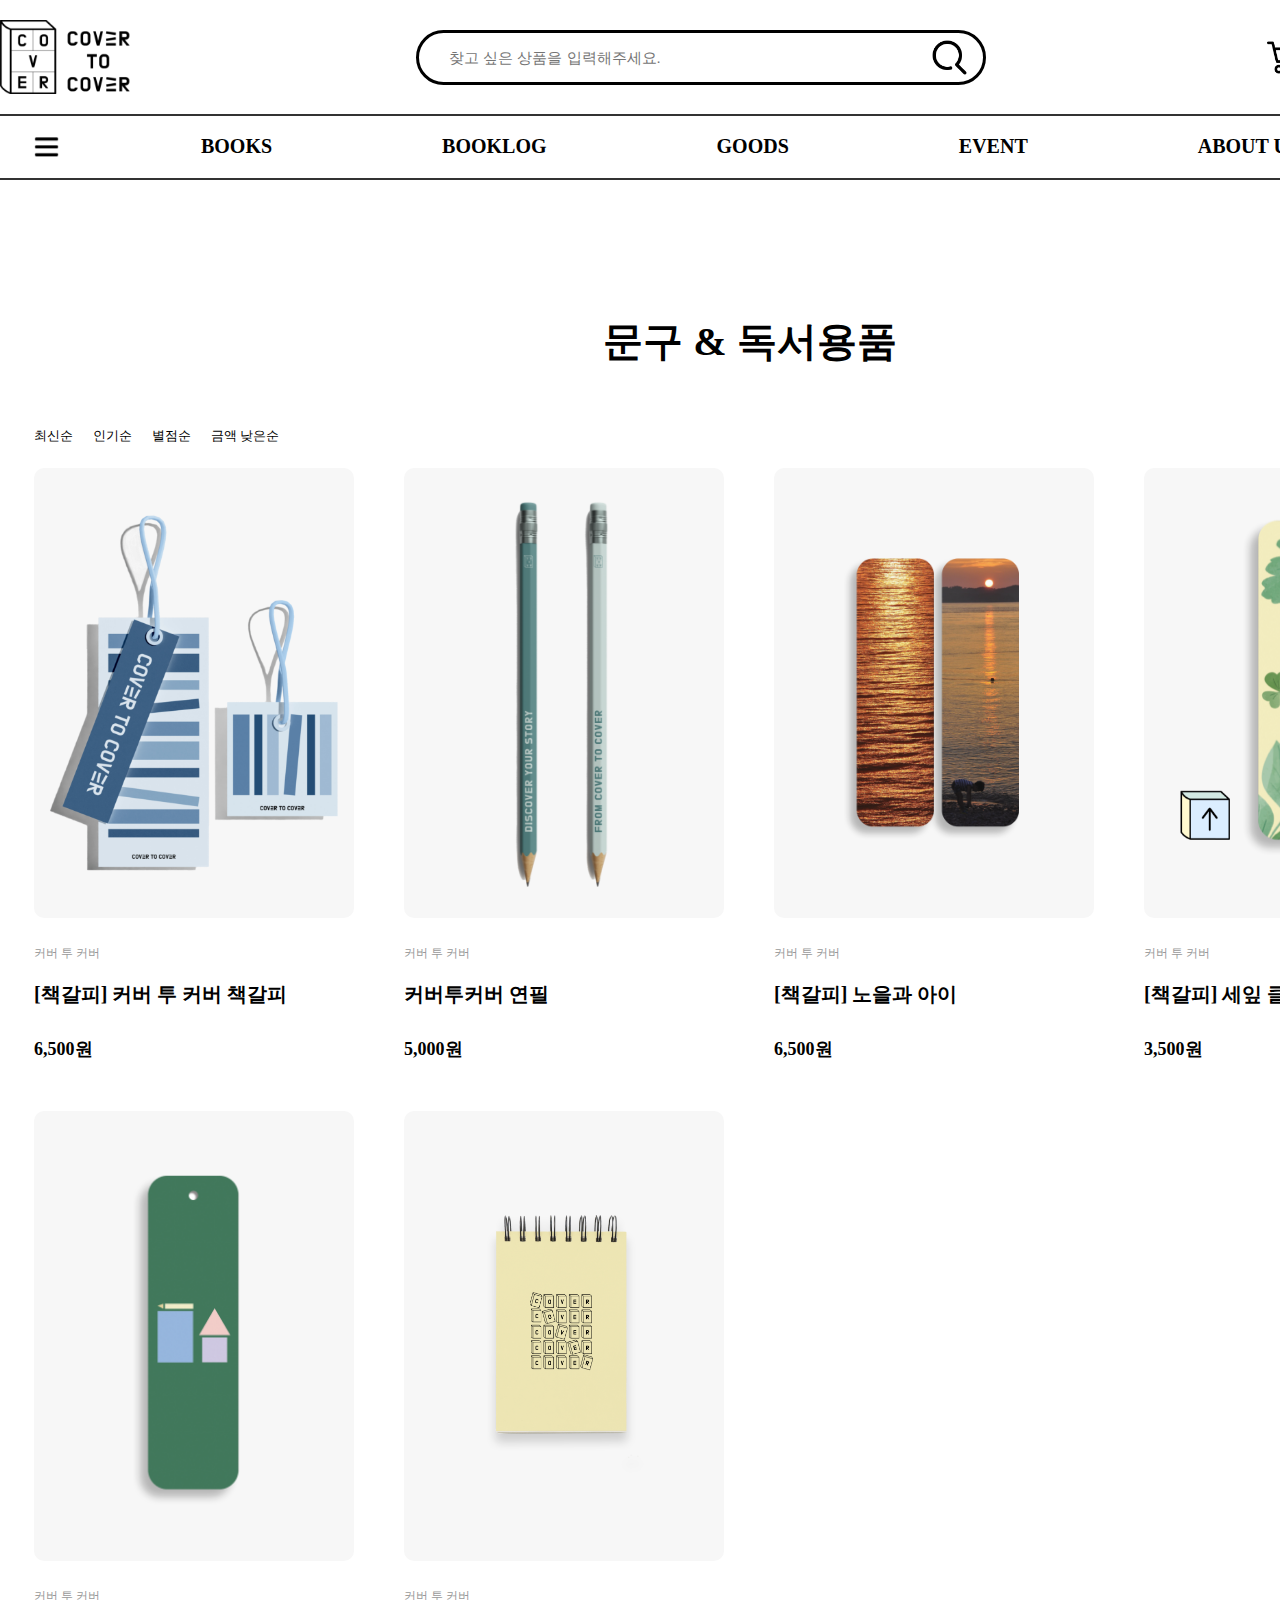
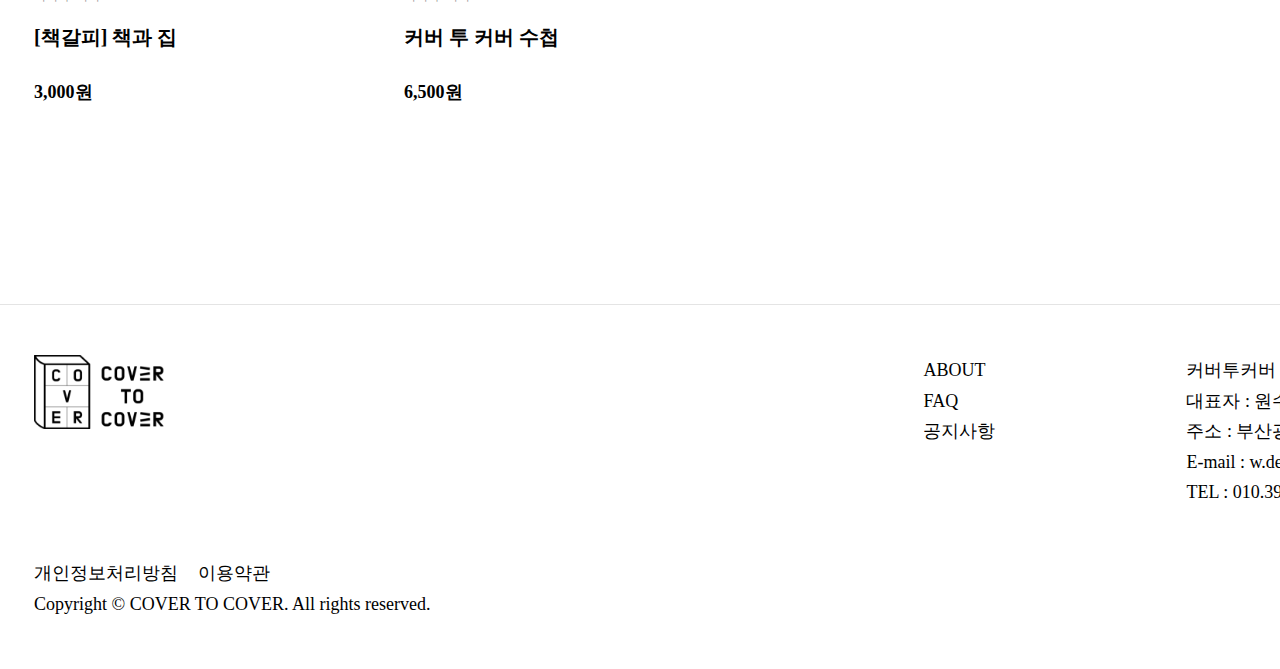
<file: sub_goods_sub_3.html>
<!DOCTYPE html>
<html lang="ko">
<head>
    <meta charset="UTF-8">
    <meta name="viewport" content="width=1500">
    <title>COVER TO COVER</title>
        <!--파비콘-->
        <link rel="shortcut icon" href="./images/COVER-TO-COVER-Favicon.png" type="image/x-icon">
        <!--Pretandard 웹폰트-->
        <link href="https://webfontworld.github.io/pretendard/Pretendard.css" rel="stylesheet">
    
        <!-- Link Swiper's CSS -->
        <link rel="stylesheet" href="https://cdn.jsdelivr.net/npm/swiper@11/swiper-bundle.min.css" />
        
        <script src="https://unpkg.com/swiper/swiper-bundle.min.js"></script>
		<link rel="stylesheet" href="https://unpkg.com/swiper/swiper-bundle.min.css"/>
        

        <link rel="stylesheet" href="./css/style_sub_3_3.css">
</head>
<body>
    <div id="top_box">
        <!--포지션 기준, border-->
        <div id="top">
            <!--가운데정렬-->
            <div class="logo">
                <a href="./index.html">
                    <img src="./images/logo.png" alt="로고이미지">
                </a>
            </div><!--logo-->
            <div>
                <input type="search" class="search" placeholder="찾고 싶은 상품을 입력해주세요.">
            </div>
            <ul>
                <li>
                    <a href="#">
                        <img src="./images/icon_cart.png" alt="카트아이콘">
                    </a>
                </li>
                <li>
                    <a href="#">
                        <img src="./images/icon_heart.png" alt="하트아이콘">
                    </a>
                </li>
                <li>
                    <a href="#">
                        <img src="./images/icon_login.png" alt="로그인아이콘">
                    </a>
                </li>
            </ul>
        </div><!--top-->
    </div><!--top_box-->
    <div id="header">
        <!--border-->
        <div class="header_inner">
            <!--가운데정렬-->
            <a href="#" class="icon_category">
                <img src="./images/icon_category.png" alt="카테고리 아이콘">
            </a>
            <ul class="gnb">
                <li>
                    <a href="./sub_1_Books.html">BOOKS</a>
                </li>
                <li>
                    <a href="./sub_2_booklog.html">BOOKLOG</a>
                </li>
                <li>
                    <a href="./sub_3_goods.html">GOODS</a>
                        <ul class="sub">
                            <li><a href="./sub_goods_sub_1.html">전체 상품</a></li>
                            <li><a href="./sub_goods_sub_2.html">COVER MADE</a></li>
                            <li><a href="./sub_goods_sub_3.html">문구 & 독서용품</a></li>
                            <li><a href="./sub_goods_sub_4.html">리빙</a></li>
                            <li><a href="./sub_goods_sub_5.html">라이프</a></li>
                        </ul><!--sub-->
                </li>
                <li>
                    <a href="./sub_4_event.html">EVENT</a>
                </li>
                <li>
                    <a href="./sub_5_brand.html">ABOUT US</a>
                </li>
            </ul>
        </div><!--header_inner-->
    </div><!--header-->
    <div id="whole_product">
        <h1>문구 & 독서용품</h1>
        <div class="whole_inner">
            <div class="option">
                <ul>
                    <li>
                        <a href="#">최신순</a>
                    </li>
                    <li>
                        <a href="#">인기순</a>
                    </li>
                    <li>
                        <a href="#">별점순</a>
                    </li>
                    <li>
                        <a href="#">금액 낮은순 </a>
                    </li>
                </ul>
            </div><!--option-->
            <div class="count">
                <p>006개</p>
            </div><!--count-->
          
        </div><!--whole_inner-->
         <ul>
            <li>
                <img src="./images/goods_sub_goods_1.png" alt="상품 이미지1">
                <p class="p_made">커버 투 커버</p>
                <p class="p_name"><a href="#">[책갈피] 커버 투 커버 책갈피</a></p>
                <p class="p_price">6,500원</p>
            </li>
            <li>
                <img src="./images/goods_sub_goods_11.png" alt="상품 이미지1">
                <p class="p_made">커버 투 커버</p>
                <p class="p_name"><a href="#">커버투커버 연필</a></p>
                <p class="p_price">5,000원</p>
            </li>
            <li>
                <img src="./images/goods_sub_goods_8.png" alt="상품 이미지1">
                <p class="p_made">커버 투 커버</p>
                <p class="p_name"><a href="#">[책갈피] 노을과 아이</a></p>
                <p class="p_price">6,500원</p>
            </li>
            <li>
                <img src="./images/goods_sub_goods_9.png" alt="상품 이미지1">
                <p class="p_made">커버 투 커버</p>
                <p class="p_name"><a href="#">[책갈피] 세잎 클로버와 나뭇잎</a></p>
                <p class="p_price">3,500원</p>
            </li>
            <li>
                <img src="./images/goods_sub_goods_10.png" alt="상품 이미지1">
                <p class="p_made">커버 투 커버</p>
                <p class="p_name"><a href="#">[책갈피] 책과 집</a></p>
                <p class="p_price">3,000원</p>
            </li>
            <li>
                <img src="./images/goods_sub_goods_7.png" alt="상품 이미지1">
                <p class="p_made">커버 투 커버</p>
                <p class="p_name"><a href="#">커버 투 커버 수첩</a></p>
                <p class="p_price">6,500원</p>
            </li>
            </ul>
    </div><!--whole_product-->
    <div id="footer">
        <!--border-->
        <div class="footer_inner1">
        <div class="footer_inner2">
            <div class="f_logo">
                <a href="#"><img src="./images/logo.png" alt="로고이미지"></a>
            </div><!--f_logo-->
            <div class="f_text_box">
                <div class="f_left_text">
                    <a href="#">ABOUT</a>
                    <a href="#">FAQ</a>
                    <a href="#">공지사항</a>
                </div>
                <div class="f_right_text">
                    <ul>
                        <li><p>커버투커버</p></li>
                        <li><p>대표자 : 원수빈</p></li>
                    </ul>
                    <p>주소 : 부산광역시 중구 중앙대로 26 </p>
                    <p>E-mail : w.design.archive@gmail.com </p>
                    <p>TEL : 010.3909.7786</p>
                </div>
            </div><!--f_text_box-->
        </div><!--footer_inner2-->
            <a href="#" class="f_pad">개인정보처리방침</a>
            <a href="#">이용약관 </a>
            <p>Copyright © COVER TO COVER. All rights reserved.</p>
        </div><!--footer_inner1-->
    </div><!--footer-->
    <a href="#" class="top_btn">
        <img src="./images/top_btn_icon.png" alt="top버튼이미지">
    </a>








      <!--스크롤다운-->
 <script src="https://ajax.googleapis.com/ajax/libs/jquery/1.11.3/jquery.min.js"></script>
 <script>
   // Hide Header on on scroll down
   var didScroll;
   var lastScrollTop = 0;
   var delta = 5;
   var navbarHeight = $('#header').outerHeight();

   $(window).scroll(function (event) {
     didScroll = true;
   });

   setInterval(function () {
     if (didScroll) {
       hasScrolled();
       didScroll = false;
     }
   }, 250);

   function hasScrolled() {
     var st = $(this).scrollTop();

     // Make sure they scroll more than delta
     if (Math.abs(lastScrollTop - st) <= delta)
       return;

     // If they scrolled down and are past the navbar, add class .nav-up.
     // This is necessary so you never see what is "behind" the navbar.
     if (st > lastScrollTop && st > navbarHeight) {
       // Scroll Down
       $('#top_box').removeClass('nav-down').addClass('nav-up');
     } else {
       // Scroll Up
       if (st + $(window).height() < $(document).height()) {
         $('#top_box').removeClass('nav-up').addClass('nav-down');
       }
     }

     lastScrollTop = st;
   }
 </script>



       <!--제이쿼리 라이브러리 cdn-->
    <!--minified-->
    <script src="https://code.jquery.com/jquery-3.7.1.min.js" integrity="sha256-/JqT3SQfawRcv/BIHPThkBvs0OEvtFFmqPF/lYI/Cxo=" crossorigin="anonymous"></script>
    <!--서브메뉴-->
    <script src="./js/slide_script.js"></script>
</body>
</html>
</file>
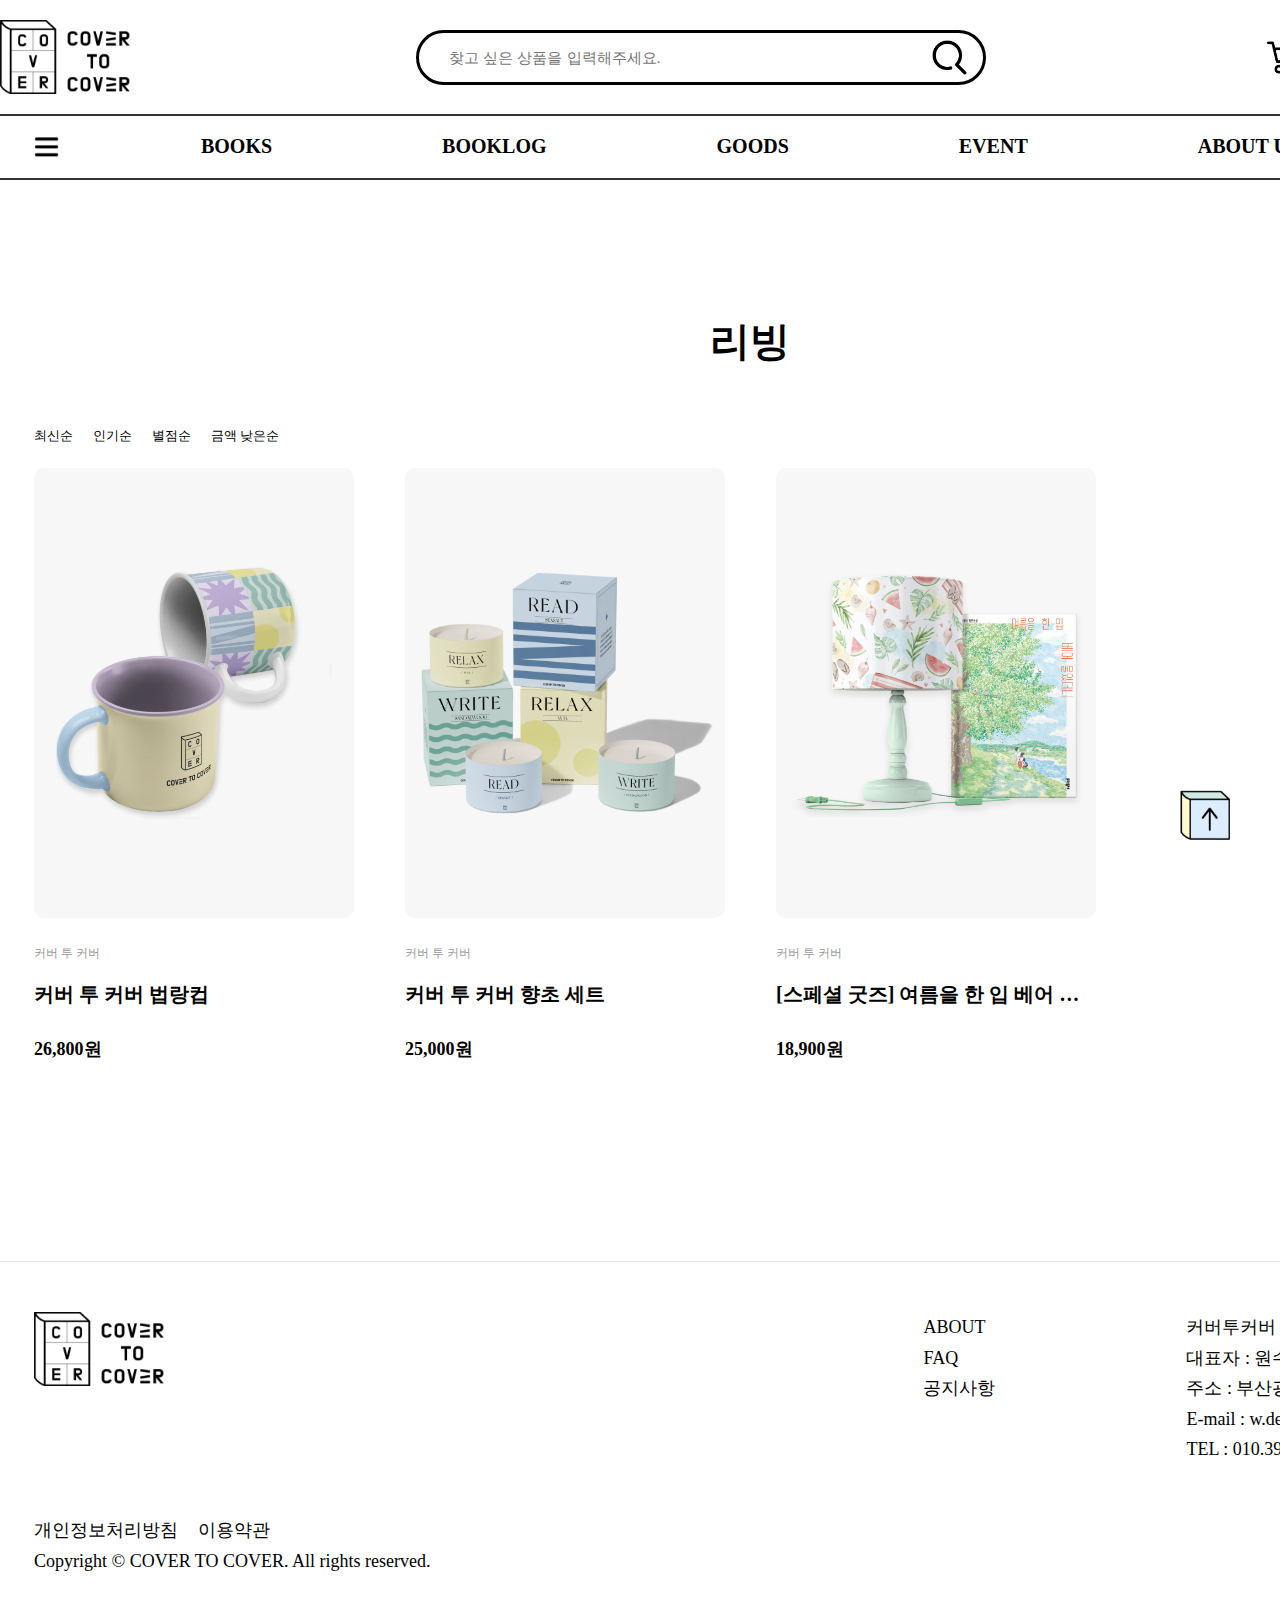
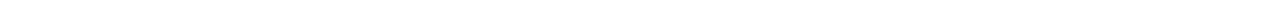
<file: sub_goods_sub_4.html>
<!DOCTYPE html>
<html lang="ko">
<head>
    <meta charset="UTF-8">
    <meta name="viewport" content="width=1500">
    <title>COVER TO COVER</title>
        <!--파비콘-->
        <link rel="shortcut icon" href="./images/COVER-TO-COVER-Favicon.png" type="image/x-icon">
        <!--Pretandard 웹폰트-->
        <link href="https://webfontworld.github.io/pretendard/Pretendard.css" rel="stylesheet">
    
        <!-- Link Swiper's CSS -->
        <link rel="stylesheet" href="https://cdn.jsdelivr.net/npm/swiper@11/swiper-bundle.min.css" />
        
        <script src="https://unpkg.com/swiper/swiper-bundle.min.js"></script>
		<link rel="stylesheet" href="https://unpkg.com/swiper/swiper-bundle.min.css"/>
        

        <link rel="stylesheet" href="./css/style_sub_3_4.css">
</head>
<body>
    <div id="top_box">
        <!--포지션 기준, border-->
        <div id="top">
            <!--가운데정렬-->
            <div class="logo">
                <a href="./index.html">
                    <img src="./images/logo.png" alt="로고이미지">
                </a>
            </div><!--logo-->
            <div>
                <input type="search" class="search" placeholder="찾고 싶은 상품을 입력해주세요.">
            </div>
            <ul>
                <li>
                    <a href="#">
                        <img src="./images/icon_cart.png" alt="카트아이콘">
                    </a>
                </li>
                <li>
                    <a href="#">
                        <img src="./images/icon_heart.png" alt="하트아이콘">
                    </a>
                </li>
                <li>
                    <a href="#">
                        <img src="./images/icon_login.png" alt="로그인아이콘">
                    </a>
                </li>
            </ul>
        </div><!--top-->
    </div><!--top_box-->
    <div id="header">
        <!--border-->
        <div class="header_inner">
            <!--가운데정렬-->
            <a href="#" class="icon_category">
                <img src="./images/icon_category.png" alt="카테고리 아이콘">
            </a>
            <ul class="gnb">
                <li>
                    <a href="./sub_1_Books.html">BOOKS</a>
                </li>
                <li>
                    <a href="./sub_2_booklog.html">BOOKLOG</a>
                </li>
                <li>
                    <a href="./sub_3_goods.html">GOODS</a>
                        <ul class="sub">
                            <li><a href="./sub_goods_sub_1.html">전체 상품</a></li>
                            <li><a href="./sub_goods_sub_2.html">COVER MADE</a></li>
                            <li><a href="./sub_goods_sub_3.html">문구 & 독서용품</a></li>
                            <li><a href="./sub_goods_sub_4.html">리빙</a></li>
                            <li><a href="./sub_goods_sub_5.html">라이프</a></li>
                        </ul><!--sub-->
                </li>
                <li>
                    <a href="./sub_4_event.html">EVENT</a>
                </li>
                <li>
                    <a href="./sub_5_brand.html">ABOUT US</a>
                </li>
            </ul>
        </div><!--header_inner-->
    </div><!--header-->
    <div id="whole_product">
        <h1>리빙</h1>
        <div class="whole_inner">
            <div class="option">
                <ul>
                    <li>
                        <a href="#">최신순</a>
                    </li>
                    <li>
                        <a href="#">인기순</a>
                    </li>
                    <li>
                        <a href="#">별점순</a>
                    </li>
                    <li>
                        <a href="#">금액 낮은순 </a>
                    </li>
                </ul>
            </div><!--option-->
            <div class="count">
                <p>003개</p>
            </div><!--count-->
          
        </div><!--whole_inner-->
         <ul>
            <li>
                <img src="./images/goods_sub_goods_4.png" alt="상품 이미지1">
                <p class="p_made">커버 투 커버</p>
                <p class="p_name"><a href="#">커버 투 커버 법랑컵</a></p>
                <p class="p_price">26,800원</p>
            </li>
            <li>
                <img src="./images/goods_sub_goods_3.png" alt="상품 이미지1">
                <p class="p_made">커버 투 커버</p>
                <p class="p_name"><a href="#">커버 투 커버 향초 세트</a></p>
                <p class="p_price">25,000원</p>
            </li>
            <li>
                <img src="./images/goods_sub_goods_5.png" alt="상품 이미지1">
                <p class="p_made">커버 투 커버</p>
                <p class="p_name"><a href="#">[스페셜 굿즈] 여름을 한 입 베어 물었더니 램프</a></p>
                <p class="p_price">18,900원</p>
            </li>
            </ul>
    </div><!--whole_product-->
    <div id="footer">
        <!--border-->
        <div class="footer_inner1">
        <div class="footer_inner2">
            <div class="f_logo">
                <a href="#"><img src="./images/logo.png" alt="로고이미지"></a>
            </div><!--f_logo-->
            <div class="f_text_box">
                <div class="f_left_text">
                    <a href="#">ABOUT</a>
                    <a href="#">FAQ</a>
                    <a href="#">공지사항</a>
                </div>
                <div class="f_right_text">
                    <ul>
                        <li><p>커버투커버</p></li>
                        <li><p>대표자 : 원수빈</p></li>
                    </ul>
                    <p>주소 : 부산광역시 중구 중앙대로 26 </p>
                    <p>E-mail : w.design.archive@gmail.com </p>
                    <p>TEL : 010.3909.7786</p>
                </div>
            </div><!--f_text_box-->
        </div><!--footer_inner2-->
            <a href="#" class="f_pad">개인정보처리방침</a>
            <a href="#">이용약관 </a>
            <p>Copyright © COVER TO COVER. All rights reserved.</p>
        </div><!--footer_inner1-->
    </div><!--footer-->
    <a href="#" class="top_btn">
        <img src="./images/top_btn_icon.png" alt="top버튼이미지">
    </a>










      <!--스크롤다운-->
 <script src="https://ajax.googleapis.com/ajax/libs/jquery/1.11.3/jquery.min.js"></script>
 <script>
   // Hide Header on on scroll down
   var didScroll;
   var lastScrollTop = 0;
   var delta = 5;
   var navbarHeight = $('#header').outerHeight();

   $(window).scroll(function (event) {
     didScroll = true;
   });

   setInterval(function () {
     if (didScroll) {
       hasScrolled();
       didScroll = false;
     }
   }, 250);

   function hasScrolled() {
     var st = $(this).scrollTop();

     // Make sure they scroll more than delta
     if (Math.abs(lastScrollTop - st) <= delta)
       return;

     // If they scrolled down and are past the navbar, add class .nav-up.
     // This is necessary so you never see what is "behind" the navbar.
     if (st > lastScrollTop && st > navbarHeight) {
       // Scroll Down
       $('#top_box').removeClass('nav-down').addClass('nav-up');
     } else {
       // Scroll Up
       if (st + $(window).height() < $(document).height()) {
         $('#top_box').removeClass('nav-up').addClass('nav-down');
       }
     }

     lastScrollTop = st;
   }
 </script>

 

       <!--제이쿼리 라이브러리 cdn-->
    <!--minified-->
    <script src="https://code.jquery.com/jquery-3.7.1.min.js" integrity="sha256-/JqT3SQfawRcv/BIHPThkBvs0OEvtFFmqPF/lYI/Cxo=" crossorigin="anonymous"></script>
    <!--서브메뉴-->
    <script src="./js/slide_script.js"></script>
</body>
</html>
</file>
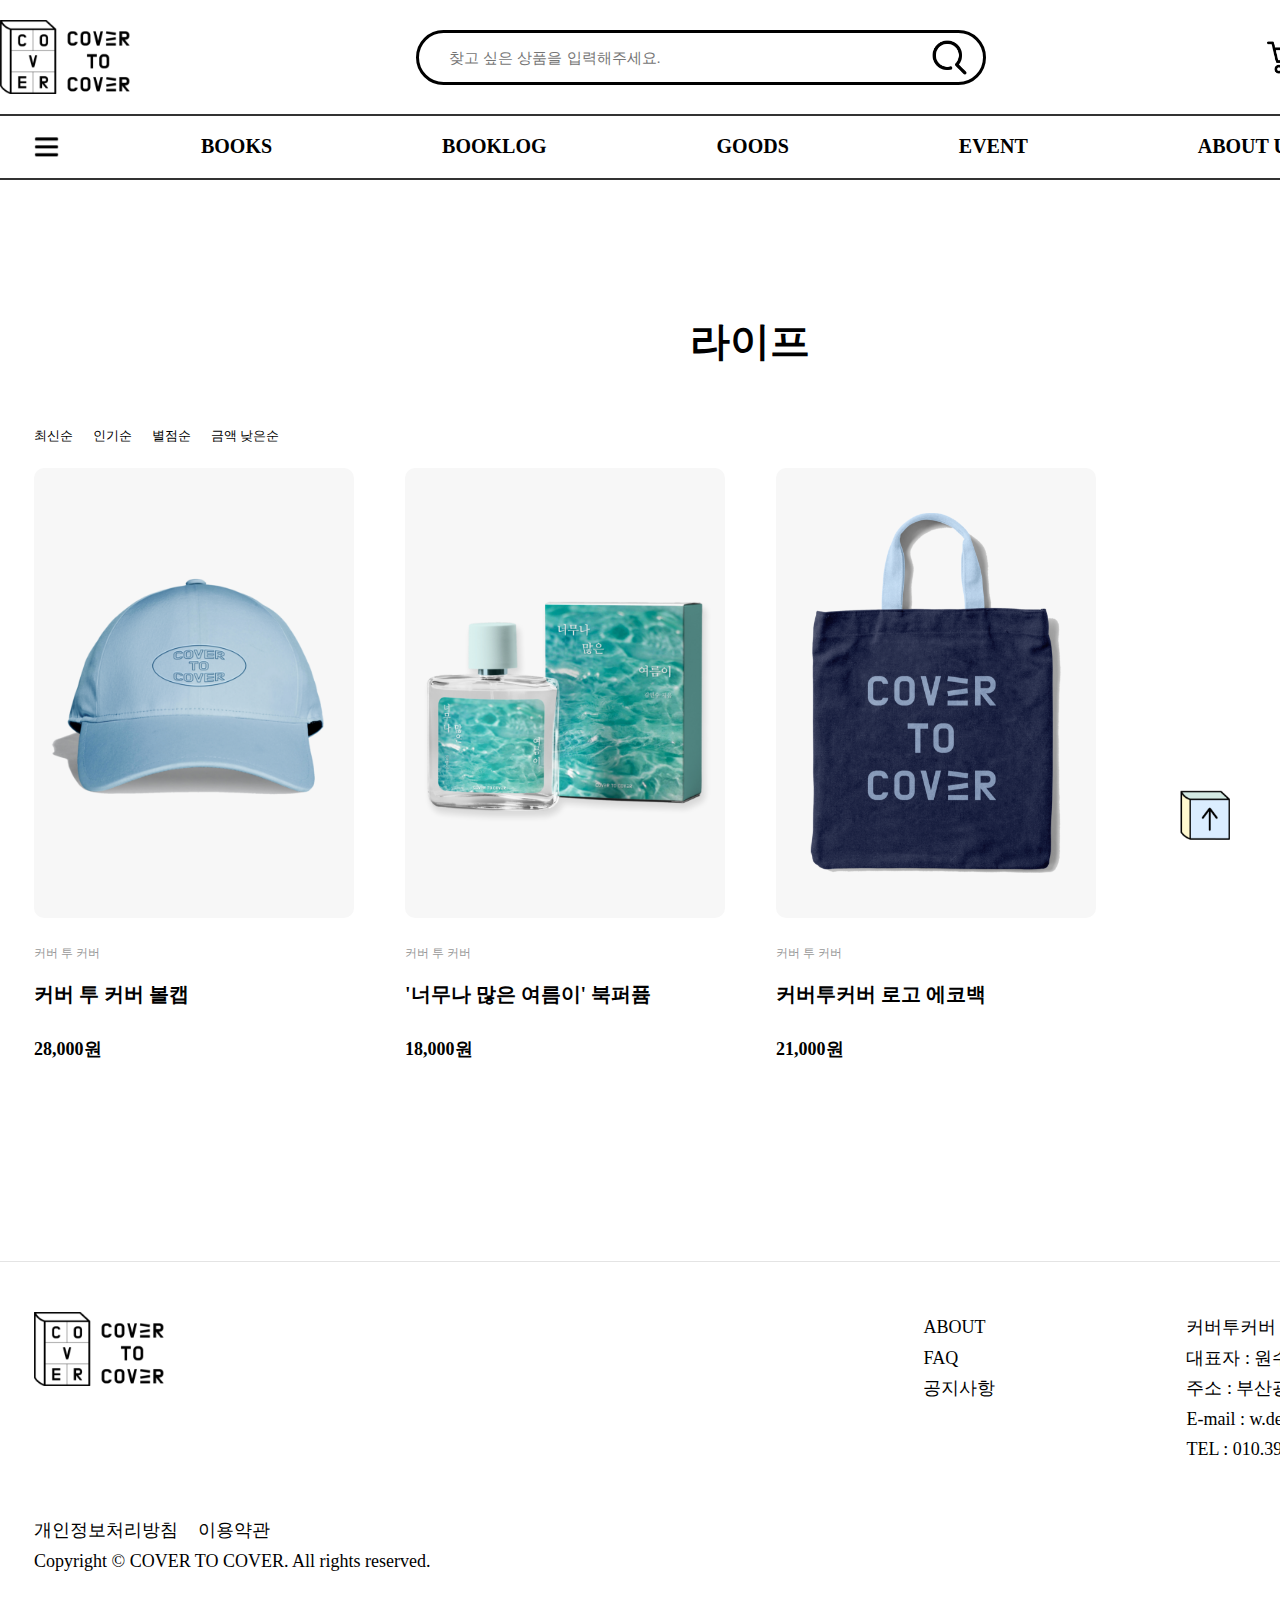
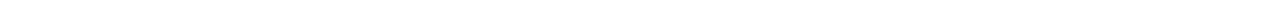
<file: sub_goods_sub_5.html>
<!DOCTYPE html>
<html lang="ko">
<head>
    <meta charset="UTF-8">
    <meta name="viewport" content="width=1500">
    <title>COVER TO COVER</title>
        <!--파비콘-->
        <link rel="shortcut icon" href="./images/COVER-TO-COVER-Favicon.png" type="image/x-icon">
        <!--Pretandard 웹폰트-->
        <link href="https://webfontworld.github.io/pretendard/Pretendard.css" rel="stylesheet">
    
        <!-- Link Swiper's CSS -->
        <link rel="stylesheet" href="https://cdn.jsdelivr.net/npm/swiper@11/swiper-bundle.min.css" />
        
        <script src="https://unpkg.com/swiper/swiper-bundle.min.js"></script>
		<link rel="stylesheet" href="https://unpkg.com/swiper/swiper-bundle.min.css"/>
        

        <link rel="stylesheet" href="./css/style_sub_3_5.css">
</head>
<body>
    <div id="top_box">
        <!--포지션 기준, border-->
        <div id="top">
            <!--가운데정렬-->
            <div class="logo">
                <a href="./index.html">
                    <img src="./images/logo.png" alt="로고이미지">
                </a>
            </div><!--logo-->
            <div>
                <input type="search" class="search" placeholder="찾고 싶은 상품을 입력해주세요.">
            </div>
            <ul>
                <li>
                    <a href="#">
                        <img src="./images/icon_cart.png" alt="카트아이콘">
                    </a>
                </li>
                <li>
                    <a href="#">
                        <img src="./images/icon_heart.png" alt="하트아이콘">
                    </a>
                </li>
                <li>
                    <a href="#">
                        <img src="./images/icon_login.png" alt="로그인아이콘">
                    </a>
                </li>
            </ul>
        </div><!--top-->
    </div><!--top_box-->
    <div id="header">
        <!--border-->
        <div class="header_inner">
            <!--가운데정렬-->
            <a href="#" class="icon_category">
                <img src="./images/icon_category.png" alt="카테고리 아이콘">
            </a>
            <ul class="gnb">
                <li>
                    <a href="./sub_1_Books.html">BOOKS</a>
                </li>
                <li>
                    <a href="./sub_2_booklog.html">BOOKLOG</a>
                </li>
                <li>
                    <a href="./sub_3_goods.html">GOODS</a>
                        <ul class="sub">
                            <li><a href="./sub_goods_sub_1.html">전체 상품</a></li>
                            <li><a href="./sub_goods_sub_2.html">COVER MADE</a></li>
                            <li><a href="./sub_goods_sub_3.html">문구 & 독서용품</a></li>
                            <li><a href="./sub_goods_sub_4.html">리빙</a></li>
                            <li><a href="./sub_goods_sub_5.html">라이프</a></li>
                        </ul><!--sub-->
                </li>
                <li>
                    <a href="./sub_4_event.html">EVENT</a>
                </li>
                <li>
                    <a href="./sub_5_brand.html">ABOUT US</a>
                </li>
            </ul>
        </div><!--header_inner-->
    </div><!--header-->
    <div id="whole_product">
        <h1>라이프</h1>
        <div class="whole_inner">
            <div class="option">
                <ul>
                    <li>
                        <a href="#">최신순</a>
                    </li>
                    <li>
                        <a href="#">인기순</a>
                    </li>
                    <li>
                        <a href="#">별점순</a>
                    </li>
                    <li>
                        <a href="#">금액 낮은순 </a>
                    </li>
                </ul>
            </div><!--option-->
            <div class="count">
                <p>003개</p>
            </div><!--count-->
          
        </div><!--whole_inner-->
         <ul>
            <li>
                <img src="./images/goods_sub_goods_2.png" alt="상품 이미지1">
                <p class="p_made">커버 투 커버</p>
                <p class="p_name"><a href="#">커버 투 커버 볼캡</a></p>
                <p class="p_price">28,000원</p>
            </li>
            <li>
                <img src="./images/goods_sub_goods_6.png" alt="상품 이미지1">
                <p class="p_made">커버 투 커버</p>
                <p class="p_name"><a href="#">'너무나 많은 여름이' 북퍼퓸</a></p>
                <p class="p_price">18,000원</p>
                <li>
                    <img src="./images/goods_sub_goods_12.png" alt="상품 이미지1">
                    <p class="p_made">커버 투 커버</p>
                    <p class="p_name"><a href="#">커버투커버 로고 에코백</a></p>
                    <p class="p_price">21,000원</p>
                </li>
            </li>
         </ul>
    </div><!--whole_product-->
    <div id="footer">
        <!--border-->
        <div class="footer_inner1">
        <div class="footer_inner2">
            <div class="f_logo">
                <a href="#"><img src="./images/logo.png" alt="로고이미지"></a>
            </div><!--f_logo-->
            <div class="f_text_box">
                <div class="f_left_text">
                    <a href="#">ABOUT</a>
                    <a href="#">FAQ</a>
                    <a href="#">공지사항</a>
                </div>
                <div class="f_right_text">
                    <ul>
                        <li><p>커버투커버</p></li>
                        <li><p>대표자 : 원수빈</p></li>
                    </ul>
                    <p>주소 : 부산광역시 중구 중앙대로 26 </p>
                    <p>E-mail : w.design.archive@gmail.com </p>
                    <p>TEL : 010.3909.7786</p>
                </div>
            </div><!--f_text_box-->
        </div><!--footer_inner2-->
            <a href="#" class="f_pad">개인정보처리방침</a>
            <a href="#">이용약관 </a>
            <p>Copyright © COVER TO COVER. All rights reserved.</p>
        </div><!--footer_inner1-->
    </div><!--footer-->
    <a href="#" class="top_btn">
        <img src="./images/top_btn_icon.png" alt="top버튼이미지">
    </a>










      <!--스크롤다운-->
 <script src="https://ajax.googleapis.com/ajax/libs/jquery/1.11.3/jquery.min.js"></script>
 <script>
   // Hide Header on on scroll down
   var didScroll;
   var lastScrollTop = 0;
   var delta = 5;
   var navbarHeight = $('#header').outerHeight();

   $(window).scroll(function (event) {
     didScroll = true;
   });

   setInterval(function () {
     if (didScroll) {
       hasScrolled();
       didScroll = false;
     }
   }, 250);

   function hasScrolled() {
     var st = $(this).scrollTop();

     // Make sure they scroll more than delta
     if (Math.abs(lastScrollTop - st) <= delta)
       return;

     // If they scrolled down and are past the navbar, add class .nav-up.
     // This is necessary so you never see what is "behind" the navbar.
     if (st > lastScrollTop && st > navbarHeight) {
       // Scroll Down
       $('#top_box').removeClass('nav-down').addClass('nav-up');
     } else {
       // Scroll Up
       if (st + $(window).height() < $(document).height()) {
         $('#top_box').removeClass('nav-up').addClass('nav-down');
       }
     }

     lastScrollTop = st;
   }
 </script>



       <!--제이쿼리 라이브러리 cdn-->
    <!--minified-->
    <script src="https://code.jquery.com/jquery-3.7.1.min.js" integrity="sha256-/JqT3SQfawRcv/BIHPThkBvs0OEvtFFmqPF/lYI/Cxo=" crossorigin="anonymous"></script>
    <!--서브메뉴-->
    <script src="./js/slide_script.js"></script>
</body>
</html>
</file>
<file: css/style_main.css>
@charset "utf-8";
*{
    margin: 0;
    padding: 0;
}
a{
    text-decoration: none;
    color: #000;
}
ul, ol{ 
    list-style: none;
}
img, video, iframe{
    vertical-align: middle;
}
body{
    min-width: 1500px;
    font-family: 'Pretendard';
    font-size: 14px;
    line-height: 24px;
    color: #000;
}

/* 임의의 영역 생성 */
body { 
    width: 100%;
    height: 100%;
    overflow-y: scroll;
  }
  
  /* 아래의 모든 코드는 영역::코드로 사용 */
  body::-webkit-scrollbar {
      width: 10px;  /* 스크롤바의 너비 */
  }
  body::-webkit-scrollbar-thumb {
      height: 10%; /* 스크롤바의 길이 */
      background: #111111; /* 스크롤바의 색상 */
      
      border-radius: 10px;
  }
  
  .scrollBar::-webkit-scrollbar-track {
      background: rgba(53, 53, 53, 0.1);  /*스크롤바 뒷 배경 색상*/
  }
  body::-webkit-scrollbar-track,
  body::-webkit-scrollbar-thumb {
    border-radius: 5px;
}
/*이미지 사이즈가 1920px 일때 반드시 이미지에 width:100% 사용해주기*/

/*top*/
#top_box{
    border-bottom: 2px solid #333;
    position: fixed;
    top: 0;
    left: 0;
    width: 100%;
    background-color: #fff;
    z-index: 9;
    transition: top 0.2s;
}
#top{
    width: 1432px;
    margin: 0 auto;
    display: flex;
    justify-content: space-between;
    align-items: center;

}
#top ul{
    display: flex;
} 
#top ul li{
    padding-right: 30px;
}
#top ul li:last-child{
    padding-right: 0;
}
.logo{
    padding: 20px 0;

}
.search{
    width: 570px;
    height: 55px;
    border: 3px solid #000;
    border-radius: 29px;
    background-color: #fff;
    padding: 20px;
    padding-left: 30px;
    outline-style: none;
    font-size: 15px;
    display: flex;
    justify-content: center;
    background-image: url(../images/icon_search.png);
    background-repeat: no-repeat;
    background-position: 97% center;
}

.nav-up {
    top: -116px !important;
    /*헤더 높이와 같이*/
  }

  .nav-down {
    top: 0px !important;
  }

/*header*/
#header{
    border-bottom: 2px solid #333;
    padding-top: 116px;
}
.header_inner{
    width: 1432px;
    margin: 0 auto;
    position: relative;
}
.icon_category{
    position: absolute;
    top: 50%;
    left: 0;
    transform: translateY(-50%);
}
.header_inner .gnb>li:after {
  display:block;
  content: '';
  border-bottom: solid 2px #000;  
  transform: scaleX(0);  
  transition: transform 250ms ease-in-out;
}
.header_inner .gnb>li:hover:after {
    transform: scaleX(1); 
}
.header_inner .gnb>li a:hover:after{
    color: #333;
}
.header_inner .gnb>li:after{  transform-origin:  0% 50%; }

#header .gnb{
    display: flex;
    justify-content: center;
    align-items: center;
}
.header_inner .gnb>li {
    font-size: 20px;
    padding: 18px 85px;
    font-weight: 800;
    display: inline-block;
    margin: 0;
    text-transform: uppercase;
    position: relative;
}

.header_inner .sub {
    position: absolute;
    top: 50px;
    left: 50%;
    transform: translateX(-50%);
    width: 150px; /* 박스 크기 유지 */
    background-color: #000;
    display: none;
    z-index: 30;
    padding: 30px 0;
}

.header_inner .sub>li {
    position: relative;
    text-align: center;
    padding: 10px 0;
}

.header_inner .sub>li a {

    display: inline-block; /* a 태그를 inline-block으로 설정 */
    font-size: 16px;
    font-weight: 400;
    text-align: center;
    color: #fff;
    text-decoration: none; /* 기본 밑줄 제거 */
    position: relative; /* 포지션을 상대적으로 설정 */
    box-sizing: border-box; /* 패딩과 테두리를 너비에 포함 */
}

.header_inner .sub>li a::after {
    content: '';
    position: absolute;
    width: 0; /* 초기 밑줄 길이 */
    height: 1px; /* 밑줄 두께 */
    bottom: 0; /* 텍스트 아래에 위치 */
    left: 0;
    background-color: #fff; /* 밑줄 색상 */
    transition: width 250ms ease-in-out; /* 밑줄 애니메이션 효과 */
}

.header_inner .sub>li a:hover::after {
    width: 100%; /* 호버 시 텍스트 길이만큼 밑줄 확장 */
}


  
/*main_banner*/
.mb h5{
    font-size: 40px;
    position: absolute;
    top: 90px;
    left: 244px;
    line-height: 1.4;
}
.mb .swiper-slide{
    position: relative;
}
.mb img{
    width: 100%;
}
/*복사 필요 스타일 시작*/
/*프로그래스 바 위치 변경*/
.mb .all-box {
position: absolute;
display: flex;
right: 225px;
top: 160px;
box-sizing: border-box;
padding-right: 60px;
z-index: 20;

}
.mb .progress-box {
position: relative;
width: 240px;
z-index: 11;
}
.autoplay-progress {
position: absolute;
left: 30px;
top: 10px;
z-index: 10;
width: 180px;
height: 3px;
background-color: rgba(0, 0, 0, 0.1);
}

.autoplay-progress svg {
--progress: 0;
position: absolute;
left: 0;
top: 0;
z-index: 10;
width: 100%;
/*  height: 100%;*/
stroke-width: 4px;
stroke: #000;
fill: none;
stroke-dashoffset: calc(100 * (1 - var(--progress)));
stroke-dasharray: 100;
}
/* stroke-dashoffset은 선의 테두리가 얼마나 이동하는지 결정 progress라는 변수를 사용하여 계산되어진 값이 들어감 100은전체길이 
stroke-dasharray는 선의 테두리를 구성하는 선 조각의 길이를 설정 전체길이가 100
*/
.mb .swiper-pagination {
display: flex;
color: #000;
font-weight: 600;
justify-content: space-between;
position: static;
text-align: left;
}


.mb .swiper-button-next,
.mb .swiper-button-prev {
    width: 21px;
    height: 21px;
    top: 50%;
    transform: translateY(-50%);
    margin-top: 0;
}
.mb .swiper-button-next{
    color: #e4e4e4;
    right: 0;
    font-weight: bold;
}
.mb .swiper-button-prev {
    left: auto;
    right: 30px;
    font-weight: bold;
    color: #e4e4e4;
}

/*화살표 크기 설정*/
.mb .swiper-button-next::after,
.mb .swiper-button-prev::after {
font-size: 14px;
color: #000;
}
/*필요스타일 끝*/

.mb .swiper-button-next::after{
    content: url(../images/icon_grey_right-arrow.png);
}
.mb .swiper-button-prev::after {
    content: url(../images/icon_grey_left-arrow.png);
}

/*comment*/
#comment{
    padding-top: 150px;
    padding-bottom: 200px; 
    width: 1432px;
    margin: 0 auto;
}
h1{
    text-align: center;
    font-size: 45px;
    padding-bottom: 80px;
}
h3{
    font-size: 20px;
    padding-bottom: 15px;
}
h2{
    font-size: 35px;
    padding-bottom: 70px;
}
#comment ul{
    display: flex;
    justify-content: space-between;
}
#comment ul li{
    width: 420px;
    height: 590px;
}
#comment ul li .img_book{
    display: block;
    margin: 0 auto;
    width: 230px;
    height: 335px;
}

.comment_inner{
    position: relative;
}
.more_btn{
    position: absolute;
    top: 0;
    right: 0;
}
.more_btn a{
    font-size: 20px;
    font-weight: 600;
    display: flex;
    align-items: center;
    width: 80px;
    justify-content: space-between;
}
.green_box{
    background-image: url(../images/main_comment_bg1.png);
    background-repeat: no-repeat;
}
.purple_box{
    background-image: url(../images/main_comment_bg2.png);
    background-repeat: no-repeat;
}
.blue_box{
    background-image: url(../images/main_comment_bg3.png);
    background-repeat: no-repeat;
}
.green_box, .purple_box, .blue_box{
    padding-top: 35px;
    box-sizing: border-box;
    padding-bottom: 50px;
    border-radius: 30px;
    height: 590px;
}
.green_box:hover .b_rotate, .purple_box:hover .b_rotate, .blue_box:hover .b_rotate{
    transform: rotateY(180deg);
}
.green_box:hover .img_book_back, .purple_box:hover .img_book_back, .blue_box:hover .img_book_back{
    opacity: 1;
}
.b_rotate{
    position: relative;
    height: 356px;
    transition: all 0.5s;
}
.b_rotate .img_book{
    position: absolute;
    top: 10px;
    left: 50%;
    transform: translateX(-50%);
    box-shadow: 10px 10px 10px rgba(0, 0, 0, 0.2);
}
.b_rotate .img_book_back{
    transition: all 0.5s;
    position: absolute;
    top: 10px;
    left: 50%;
    transform: translateX(-50%) rotateY(180deg);
    opacity: 0;
}
#comment ul li .green_box .white_box .comment_box,
#comment ul li .purple_box .white_box .comment_box,
#comment ul li .blue_box .white_box .comment_box{
    width: 390px;
    height: 150px;
    box-sizing: border-box;
    background-color: #fff;
    border-radius: 20px;

}
#comment ul li .green_box .white_box .comment_box .slide_content{
    justify-content: flex-start;
    position: relative;
    align-items: center;
}
#comment ul li .green_box .white_box .comment_box .slide_content li{
    height: 100%;
}
#comment ul li .green_box .white_box .comment_box .slide_content .i_user{
    width: 40px;
    height: 40px;
}
.slide_content li .name{
    padding-left: 20px ;
    font-size: 15px;
    font-weight: 600;
}
.comment_box .swiper-slide{
    padding: 20px;
    box-sizing: border-box;

}
 .comment_box .swiper-slide p{
    padding-top: 20px;
    font-size: 18px;
    text-overflow: ellipsis;
    overflow: hidden;
    word-break: break-word;

    display: -webkit-box;
    -webkit-line-clamp: 2;
    /*원하는 라인 수*/
    -webkit-box-orient: vertical
}
.i_star{
    width: 83px;
    height: 15px;
    position: absolute;
    top: 10px;
    right: 0;
}

#comment ul li .purple_box .white_box .comment_box .slide_content{
    justify-content: flex-start;
    position: relative;
    align-items: center;
}
#comment ul li .purple_box .white_box .comment_box .slide_content li{
    height: 100%;
}
#comment ul li .purple_box .white_box .comment_box .slide_content .i_user{
    width: 40px;
    height: 40px;
}


#comment ul li .blue_box .white_box .comment_box .slide_content{
    justify-content: flex-start;
    position: relative;
    align-items: center;
}
#comment ul li .blue_box .white_box .comment_box .slide_content li{
    height: 100%;
}
#comment ul li .blue_box .white_box .comment_box .slide_content .i_user{
    width: 40px;
    height: 40px;
}
.white_box{
    padding-top: 35px;
}
/*today*/
#today{
    width: 1432px;
    margin: 0 auto;
    padding-bottom: 150px;
    justify-content: space-between;
}
.today_inner{
    position: relative;
}
.today_box{
    display: flex;
    justify-content: space-between;
}

.tabs{
    width: 383px;
}
.tab_container{
    width: 1050px;
    height: 530px;
}
.tabs li{
    font-size: 16px;
    font-weight: 500;
}
.tabs li a{
    display: inline-block;
    border: 1px solid #ccc;
    text-align: center;
    margin: 5px 0;
    border-radius: 20px;
    padding: 6px 12px;

}
.tabs li a:hover{
    background-color: #000;
    color: #fff;
    transition: all 0.5s;
}
/*active라는 클래스가 내가 클릭한 부분에 들어가므로, 
현재 표시하고 있는 탭의 버튼 스타일은 active라는 클래스를 활용하여 꾸민다.*/

.active a{
    background-color: #000;
    font-weight: 500;
    color: #fff;
}

#today .tab_list{
    width: 135px;
    display: flex;
    flex-direction: column;
}
#today .tab_list li{
    margin-bottom: 10px;
}
#today .tab_list li a{
    border: 1px solid rgba(0, 0, 0, 0.3);
    border-radius: 19px;
    display: inline-block;
    padding: 6px 12px;
    font-size: 18px;
    font-weight: 600;
}
.recommend_box{
    width: 1050px;
    height: 530px;
    display: flex;
    align-items: center;
    justify-content: space-between;
    padding: 0 50px;
    box-sizing: border-box;

}
.tab_content{
    background-image: url(../images/main_today_box_bg.png);
}
.recommend_box .r_b_img_box{
    width: 445px;
    height: 445px;
    display: flex;
    justify-content: center;
    align-items: center;
}
#tab1 .recommend_box .t_bg1{
    background-image: url(../images/main_today_b_bg_1.png);
    background-repeat: no-repeat;
}
#tab2 .recommend_box .t_bg2{
    background-image: url(../images/main_today_b_bg_2.png);
    background-repeat: no-repeat;
}
#tab3 .recommend_box .t_bg3{
    background-image: url(../images/main_today_b_bg_3.png);
    background-repeat: no-repeat;
}
#tab4 .recommend_box .t_bg4{
    background-image: url(../images/main_today_b_bg_4.png);
    background-repeat: no-repeat;
}
#tab5 .recommend_box .t_bg5{
    background-image: url(../images/main_today_b_bg_5.png);
    background-repeat: no-repeat;
}
#tab6 .recommend_box .t_bg6{
    background-image: url(../images/main_today_b_bg_6.png);
    background-repeat: no-repeat;
}
#tab7 .recommend_box .t_bg7{
    background-image: url(../images/main_today_b_bg_7.png);
    background-repeat: no-repeat;
}

.recommend_box .r_b_img_box a img{
    width: 230px;
    height: 335px;
    display: flex;
    justify-content: center;
    align-items: center;
    transition: all 0.5s;
    transform: rotate3d(0, 1, 0, 0)
}
.recommend_box .r_b_img_box a:hover img{
    transform: scale(1.1, 1.1);
}
.recommend_box .r_text_box{
    width: 445px;
    height: 445px;
    padding: 0 30px;
    padding-top: 30px;
    box-sizing: border-box;
    background-color: #F4F4F4;
    border-radius: 30px;
    display: flex;
    flex-direction: column;
    justify-content: space-between;
    position: relative;
}
.recommend_box .r_text_box .r_text_box_inner{
    display: flex;
    align-items: center;
}
.recommend_box .r_text_box .r_text_box_inner li .name{
    padding-left: 10px;
    font-size: 15px;
    font-weight: 500;
    color: #000;
}
.recommend_box .re_sentence{
    width: 345px;
    height: 150px;
    font-size: 18px;
    font-weight: 500;
    box-sizing: border-box;
    position: absolute;
    top: 50%;
    left: 50%;
    transform: translate(-50%, -50%);
}
.r_text_box .re_point{
    border-top: 1px solid #E4E4E4;
    padding: 10px 0;
    box-sizing: border-box;
}
.recommend_box .r_text_box .re_point ul{
    display: flex;
    flex-wrap: wrap;
    padding-top: 10px;
    padding-bottom: 10px;
}
.r_text_box .re_point ul li img{
    padding-right: 10px;
}
.r_text_box .re_point ul .re_text{
    font-size: 15px;
    font-weight: 500;
    color: #555;
    width: 90%;
}

/*ctc_slide*/
 #ctc_slide {
    width: 100%;
    height: 100px;
    /*배경이미지 높이로 설정*/
    background: url(../images/move_logo.png) repeat-x left top;
    background-size: 745px 100px;
    animation: movement 10s linear infinite;
    padding-bottom: 150px;
}
  @keyframes movement {
    0% {
      background-position: 0px 0px;
    }

    100% {
      background-position: 745px 0px;
      /*배경이미지 길이만큼 설정합니다!*/
    }
}

/*best_seller*/
#best_seller{
    background-image: url(../images/best_seller_bg.png);
}
.best_seller_inner{
    width: 1432px;
    margin: 0 auto;
    display: flex;
    padding: 200px 0;
}
.b_left_box{
    width: 716px;
}
.sticky_box{
    position: sticky;
    top: 50px;
    left: 0;
}
.b_right_box{
    width: 716px;
    padding-top: 150px;
}
.b_right_box ul{
    display: flex;
    flex-wrap: wrap;
}
.b_right_box ul li{
    width: 300px;
}
.b_right_box ul li .b_genre{
    font-size: 14px;
    font-weight: 500;
    padding-top: 35px;
    padding-bottom: 15px;
}
.b_right_box ul li .b_title{
    font-size: 25px;
    font-weight: 600;
    padding-bottom: 15px;
    white-space: nowrap;
    overflow: hidden;
    text-overflow: ellipsis;
    
}
.b_right_box ul li .b_writer{
    font-size: 15px;
    font-weight: 500;
    padding-bottom: 150px;
}
.rb_padding{
    padding-right: 100px;
}
.view_more_btn{
    background-image: url(../images/view_more_btn.png);
    padding: 45px 260px;
    padding-top: 60px;
    font-size: 25px;
    font-weight: 600;
    display: flex;
    align-items: center;
    justify-content: center;
    color: #fff;
}
.b_genre{
    color: #767676;
}
.b_writer{
    color: #595959;
}

/*new_book*/
#new_book{
    padding: 150px 0;

}
.new_book_inner{
    width: 1432px;
    margin: 0 auto;
    position: relative;

}
.nb_card img{
    width:100%;
}
.new_book_slide{
    background-color: #e2e2e260;
    height: 500px;
    border-radius: 30px;
    padding-bottom: 100px;
}
.nb_card .swiper-slide img{
    padding-bottom: 20px;
}
.nb_card .swiper-slide p{
    padding-bottom: 10px;
}
.nb_card .swiper-slide{
    padding:10px;
    border: 1px solid #ccc;
    box-sizing: border-box;
    background-color: #fff;
    border-radius: 10px;
    
}
.new_book_slide{
    width:1432px;
}
.nb_card{
    padding-top: 50px;
    padding-bottom: 50px;
}

.n_next {
    left: -50px;
    right: auto;
}

.n_prev{
    right: -50px;
    left: auto;
}

/*지금 현재 가운데 보이고 있는 슬라이드는 .swiper-slide-active 라는 클래스를 가지는데 이를 이용해 스타일을 꾸며줌. 슬라이드가 3개일때 앞뒤로는 swiper-slide-prev, swiper-slide-next 클래스가 부여되는 이를 활용. slide개수가 4개 이상이면 모양이 제대로 잡히지 않으므로, 3개 이하일때 사용할것.*/

.nb_card .swiper-slide {
    transform: scale(0.8);
    opacity: 0.3;
}

.nb_card .swiper-slide-prev,
.nb_card .swiper-slide-next {
    opacity: 0.5;
}
.nb_card .swiper-slide-active{
    opacity: 1;
    transform: scale(1);
    transition: all 0.5s;
    box-shadow: 0 0 20px rgba(0, 0, 0, 0.5);
}

.n_genre{
    font-size: 12px;
    color: #767676;
}
.n_title{
    font-size: 20px;
    font-weight: 600;
    white-space: nowrap;
    overflow: hidden;
    text-overflow: ellipsis;
}
.n_writer{
    font-size: 12px;
    color: #595959;
}
.nb_next{
    color: #fff;
    right: -50px;
}
.nb_prev{
    color: #fff;
    left: -50px;
}
.n_pag span{
    background-color: #fff;
}

/*ad*/
#ad{
    background-image: url(../images/banner_ad.jpg);
    width: 100%;
    height: 180px;
    background-repeat: no-repeat;
    background-position: center;
    background-color: #A1BF83;
}

/*goods_best*/
#goods_best{
    padding-top: 150px;
    border-bottom: 1px solid #8f8f8f;
}
.goods_best_inner{
    width: 1432px;
    margin: 0 auto;
    position: relative;
}
.h2_pad{
    padding-bottom: 70px;
}

.b_goods img{
    width:100%;
}
.b_goods .swiper-slide p{
    padding-bottom: 30px;
}
.b_goods .swiper-slide{
    padding:10px;
    box-sizing: border-box;
    position: relative;

}
.bg_heart{
    position: absolute;
    bottom: 92px;
    right: 10px;
    width: 25px;
    height: 25px;
}
.bg_prev {
    left: -50px;
    right: auto;
}

.bg_next{
    right: -50px;
    left: auto;
}
.bg_name{
    padding-top: 27px;
    font-size: 22px;
    font-weight: 500;
    width: 90%;
    white-space: nowrap;
    overflow: hidden;
    text-overflow: ellipsis;
}

.bg_price{
    font-size: 25px;
    font-weight: 500;
}


/*커서*/

.b_goods:hover{
    cursor: url(../images/icon_cursor_2.png), auto;
    cursor: -webkit-image-set(url(../images/icon_cursor_2.png) 1x, url(../images/icon_cursor_2.png) 2x), auto;
 }
 

/*goods_new*/
#goods_new{
    width: 1432px;
    margin: 0 auto;
    padding-top: 200px;
    padding-bottom: 150px;
}
.gn_inner{
    position: relative;
}
.gn_item_box{
    background-image: url(../images/ng_background_7.jpg);
    background-repeat: no-repeat;
    border-radius: 30px;
    
}
.n_item{
    text-align: center;

    height: 700px;
}
.ng_slide{
    position: relative;
    display: flex;
    justify-content: center;
    align-items: center;
}
.ng_white_box{
    background-color: white;
    width:360px;
    position: absolute;
    bottom: -30px;
    left: 50%;
    transform: translate(-50%, -50%);
    text-align: left;
    padding: 23px;
    line-height: 1.7;
    box-sizing: border-box;
    border-radius: 20px;
    display: none;
}
.ng_made{
    font-size: 14px;
    font-weight: 500;
    color: #767676;
}
.ng_name{
    font-size: 20px;
    font-weight: 600;
}
.ng_price{
    font-size: 22px;
    font-weight: 500;
    padding-bottom: 8px;
}
.ng_white_box ul{
    display: flex;
    justify-content: space-between;
    align-items: center;
}

.swiper-slide-active .ng_white_box{
    display: block;
}

/*커서*/
.gn_inner .gn_item_box:hover{
    cursor: url(../images/icon_cursor_2.png), auto;
    cursor: -webkit-image-set(url(../images/icon_cursor_2.png) 1x, url(../images/icon_cursor_2.png) 2x), auto;
 }
 



/*event*/
.event_inner{
    width: 1432px;
    margin: 0 auto;
    padding-bottom: 150px;
    position: relative;
}
.more_btn_2{
    position: absolute;
    top: 0;
    right: 0;
}
.more_btn_2 a{
    font-size: 20px;
    font-weight: 600;
    display: flex;
    align-items: center;
    width: 80px;
    justify-content: space-between;
}
/*footer*/
#footer{
    border-top: 1px solid #e4e4e4;
}
.footer_inner1{
    width: 1432px;
    margin: 0 auto;    
    padding: 50px 0;
    font-size: 18px;
    line-height: 1.7;
    font-weight: 500;
}
.footer_inner2{
    display: flex;

    justify-content: space-between;
}
.f_text_box{
    display: flex;
    padding-bottom: 50px;
}
.f_left_text{
    padding-right: 191px;
}
.f_left_text a{
    display: block;
}
.f_pad{
    padding-right: 15px;
}

.top_btn{
    display: flex;
    justify-content: center;
    align-items: center;
    position: fixed;
    right: 50px;
    bottom: 60px;
    z-index: 99;
    transition: all 0.5s;
}
.top_btn:hover{
    transform: rotate(-20deg);
}
</file>
<file: css/style_sub_1.css>
@charset "utf-8";
*{
    margin: 0;
    padding: 0;
}
a{
    text-decoration: none;
    color: #000;
}
ul, ol{ 
    list-style: none;
}
img, video, iframe{
    vertical-align: middle;
}
body{
    min-width: 1500px;
    font-family: 'Pretendard';
    font-size: 14px;
    line-height: 24px;
    color: #000;
}
body { 
    width: 100%;
    height: 100%;
    overflow-y: scroll;
  }
  /* 아래의 모든 코드는 영역::코드로 사용 */
  body::-webkit-scrollbar {
    width: 10px;  /* 스크롤바의 너비 */
}
body::-webkit-scrollbar-thumb {
    height: 10%; /* 스크롤바의 길이 */
    background: #111111; /* 스크롤바의 색상 */
    
    border-radius: 10px;
}

.scrollBar::-webkit-scrollbar-track {
    background: rgba(53, 53, 53, 0.1);  /*스크롤바 뒷 배경 색상*/
}

/*top*/
#top_box{
    border-bottom: 2px solid #333;
    position: fixed;
    top: 0;
    left: 0;
    width: 100%;
    background-color: #fff;
    z-index: 11;
    transition: top 0.2s;
}
#top{
    width: 1432px;
    margin: 0 auto;
    display: flex;
    justify-content: space-between;
    align-items: center;

}
#top ul{
    display: flex;
} 
#top ul li{
    padding-right: 30px;
}
#top ul li:last-child{
    padding-right: 0;
}
.logo{
    padding: 20px 0;

}
.search{
    width: 570px;
    height: 55px;
    border: 3px solid #000;
    background-color: #fff;
    border-radius: 29px;
    padding: 20px;
    padding-left: 30px;
    outline-style: none;
    font-size: 15px;
    display: flex;
    justify-content: center;
    background-image: url(../images/icon_search.png);
    background-repeat: no-repeat;
    background-position: 97% center;
}

.nav-up {
    top: -116px !important;
    /*헤더 높이와 같이*/
  }

.nav-down {
top: 0px !important;
}

/*header*/
#header{
    border-bottom: 2px solid #333;
    padding-top: 116px;
}
.header_inner{
    width: 1432px;
    margin: 0 auto;
    position: relative;
}
.icon_category{
    position: absolute;
    top: 50%;
    left: 0;
    transform: translateY(-50%);
}
.header_inner .gnb>li:after {
  display:block;
  content: '';
  border-bottom: solid 2px #000;  
  transform: scaleX(0);  
  transition: transform 250ms ease-in-out;
}
.header_inner .gnb>li:hover:after {
    transform: scaleX(1); 
}
.header_inner .gnb>li a:hover:after{
    color: #333;
}
.header_inner .gnb>li:after{  transform-origin:  0% 50%; }

#header .gnb{
    display: flex;
    justify-content: center;
    align-items: center;
}
.header_inner .gnb>li {
    font-size: 20px;
    padding: 18px 85px;
    font-weight: 800;
    display: inline-block;
    margin: 0;
    text-transform: uppercase;
    position: relative;
}

.header_inner .sub {
    position: absolute;
    top: 50px;
    left: 50%;
    transform: translateX(-50%);
    width: 150px; /* 박스 크기 유지 */
    background-color: #000;
    display: none;
    z-index: 30;
    padding: 30px 0;
}

.header_inner .sub>li {
    position: relative;
    text-align: center;
    padding: 10px 0;
}

.header_inner .sub>li a {

    display: inline-block; /* a 태그를 inline-block으로 설정 */
    font-size: 16px;
    font-weight: 400;
    text-align: center;
    color: #fff;
    text-decoration: none; /* 기본 밑줄 제거 */
    position: relative; /* 포지션을 상대적으로 설정 */
    box-sizing: border-box; /* 패딩과 테두리를 너비에 포함 */
}

.header_inner .sub>li a::after {
    content: '';
    position: absolute;
    width: 0; /* 초기 밑줄 길이 */
    height: 1px; /* 밑줄 두께 */
    bottom: 0; /* 텍스트 아래에 위치 */
    left: 0;
    background-color: #fff; /* 밑줄 색상 */
    transition: width 250ms ease-in-out; /* 밑줄 애니메이션 효과 */
}

.header_inner .sub>li a:hover::after {
    width: 100%; /* 호버 시 텍스트 길이만큼 밑줄 확장 */
}

/*new*/
#new{
    padding-top: 100px;
    padding-bottom: 150px;
}
h1{
    font-size: 40px;
    text-align: center;
    padding-bottom: 70px;
}
#new img{
    width: 100%;
}

.n_bg1{
    background-image: url(../images/books_new_banner_1.png);
    background-position: center;
    background-repeat: no-repeat;
    height: 800px;
}
.n_bg2{
    background-image: url(../images/books_new_banner_2.png);
    background-position: center;
    background-repeat: no-repeat;
    height: 800px;
}
.n_bg3{
    background-image: url(../images/books_new_banner_3.png);
    background-position: center;
    background-repeat: no-repeat;
    height: 800px;
}
.n_bg4{
    background-image: url(../images/books_new_banner_4.png);
    background-position: center;
    background-repeat: no-repeat;
    height: 800px;
}
.n_bg5{
    background-image: url(../images/books_new_banner_5.png);
    background-position: center;
    background-repeat: no-repeat;
    height: 800px;
}
#new .n_next, #new .n_prev{
    color: #fff;
}
#new .n_pag span{
    background-color: #fff;
}
.title{
    white-space: nowrap;
    overflow: hidden;
    text-overflow: ellipsis;
}
/*new_more*/
#new_more{
    width: 1432px;
    margin: 0 auto;
    border-top: 1px solid #333;
}
.new_box{
    display: flex;
    justify-content: space-between;
    padding-top: 50px;
    padding-bottom: 190px;
}
.new_more_inner{
    width: 320px;
    margin: 0 auto;
}
.genre{
    font-size: 12px;
    padding-top: 20px;
    padding-bottom: 8px;
    font-weight: 500;
    color: #767676;
}
.title{
    font-size: 20px;
    font-weight: 600;
    padding-bottom: 8px;
}
.writer{
    font-size: 13px;
    font-weight: 500;
    color: #767676;
    padding-bottom: 12px;
}
.price{
    font-size: 18px;
    font-weight: 600;
}
.new_hashtag{
    display: flex;
    padding-top: 12px;
    padding-bottom: 20px;
    box-sizing: border-box;
}
.new_hashtag li{
    border-radius: 17px;
    font-size: 12px;
    font-weight: 600;
    padding: 2px 9px;
    margin-right: 10px;
    background-color: #ededed;
    box-sizing: border-box;
}
/*커서*/
#new_more{
    cursor: url(../images/icon_cursor_2.png), auto;
    cursor: -webkit-image-set(url(../images/icon_cursor_2.png) 1x, url(../images/icon_cursor_2.png) 2x), auto;
}

#new_more a{
    cursor: url(../images/icon_cursor_2.png), auto;
    cursor: -webkit-image-set(url(../images/icon_cursor_2.png) 1x, url(../images/icon_cursor_2.png) 2x), auto;
}
.new_box:hover,
.new_box .n_more .swiper-slide .new_more_inner a:hover{
    cursor: url(../images/icon_cursor_2.png), auto;
    cursor: -webkit-image-set(url(../images/icon_cursor_2.png) 1x, url(../images/icon_cursor_2.png) 2x), auto;
}
 


/*best*/
#best{
    width: 1432px;
    margin: 0 auto;
    padding-bottom: 190px;
}
.tabs{
    display: flex;
    display: center;
    justify-content: center;
    align-items: center;
    padding-bottom: 50px;
}

.tabs li a{
    display: inline-block;
    border: 1px solid rgba(0, 0, 0, 0.4);
    border-radius: 20px;
    font-size: 18px;
    padding: 6px 12px;
    margin: 0 12px;
    box-sizing: border-box;
}

.best_b_inner{
    width: 320px;
    margin: 0 auto;
}
.active a{
    background-color: #000;
    font-size: 18px;
    font-weight: 500;
    color: #fff;
}
.tabs li a:hover{
    background-color: #000;
    color: #fff;
    transition: all 0.5s;
}
#today .tab_list{
    width: 135px;
    display: flex;
    flex-direction: column;
}
#best{
    cursor: url(http://circulardev.com/nike/cortez/dist/images/cortez-pointer.png), auto;
    cursor: -webkit-image-set(url(http://circulardev.com/nike/cortez/dist/images/cortez-pointer.png) 1x, url(http://circulardev.com/nike/cortez/dist/images/cortez-pointer@2x.png) 2x), auto;
 }
 
 #best .tab_container:hover,
 #best .best_b_inner a:hover{
    cursor: url(../images/icon_cursor_2.png), auto;
    cursor: -webkit-image-set(url(../images/icon_cursor_2.png) 1x, url(../images/icon_cursor_2.png) 2x), auto;
}



/*recommend*/
#recommend{
    width: 1432px;
    margin: 0 auto;
    padding-bottom: 190px;
}
#recommend>ul{
    display: flex;
    justify-content: space-between;
}
.recom_box1, .recom_box2, .recom_box3{
    width: 466px;
    height: 666px;
}
.recom_box1{
    background-image: url(../images/books_recom_bg_1.png);
    position: relative;
}
.recom_box2{
    background-image: url(../images/books_recom_bg_2.png);
    position: relative;
}
.recom_box3{
    background-image: url(../images/books_recom_bg_3.png);
    position: relative;
}
#recommend ul li .recom_box1 .recom_book, 
#recommend ul li .recom_box2 .recom_book, 
#recommend ul li .recom_box3 .recom_book{
  position: absolute;
  top: 50px;
  left: 78px;
  z-index: 10;
  transition: all 0.5s;
}
.white_box{
    background-color: rgba(255, 255, 255, 0.8);
    width: 466px;
    height: 200px;
    position: absolute;
    bottom: 0;
    border-radius: 50px 50px 0 0;
    /*opacity: 0;*/
}
.white_box h3{
    font-size: 25px;
    font-weight: 600;
    text-align: center;
    padding-bottom: 30px;
    padding-top: 50px;
}
.white_box ul{
    display: flex;
    padding-left: 35px;
    align-items: center;
    padding-bottom: 10px;
}

.white_box ul li p{
    font-size: 18px;
    font-weight: 500;
    color: #242424;
}
.white_box ul li img{
    padding-right: 10px;
}


/*keyword*/
#keyword{
    width: 1432px;
    margin: 0 auto;
    padding-bottom: 150px;
}
.keyword_box{
    width:345px;
    height: 535px;
    position: relative;
}
.key_text{
    padding: 21px 17px;
    box-sizing: border-box;
    width: 345px;
}
.key_text h5{
    height: 50px;
}

.k_inner_bg1{
    background-image: url(../images/books_key1_bg1.png);
    background-repeat: no-repeat;
    background-position: center top;
}
.k_inner_bg2{
    background-image: url(../images/books_key1_bg2.png);
    background-repeat: no-repeat;
    background-position: center top;
}
.k_inner_bg3{
    background-image: url(../images/books_key1_bg3.png);
    background-repeat: no-repeat;
    background-position: center top;
}
.k_inner_bg4{
    background-image: url(../images/books_key1_bg4.png);
    background-repeat: no-repeat;
    background-position: center top;
}
.k_inner_bg5{
    background-image: url(../images/books_key2_bg1.png);
    background-repeat: no-repeat;
    background-position: center top;
}
.k_inner_bg6{
    background-image: url(../images/books_key2_bg2.png);
    background-repeat: no-repeat;
    background-position: center top;
}
.k_inner_bg7{
    background-image: url(../images/books_key2_bg3.png);
    background-repeat: no-repeat;
    background-position: center top;
}
.k_inner_bg8{
    background-image: url(../images/books_key2_bg4.png);
    background-repeat: no-repeat;
    background-position: center top;
}
.k_inner_bg9{
    background-image: url(../images/books_key3_bg1.png);
    background-repeat: no-repeat;
    background-position: center top;
}
.k_inner_bg10{
    background-image: url(../images/books_key3_bg2.png);
    background-repeat: no-repeat;
    background-position: center top;
}
.k_inner_bg11{
    background-image: url(../images/books_key3_bg3.png);
    background-repeat: no-repeat;
    background-position: center top;
}
.k_inner_bg12{
    background-image: url(../images/books_key3_bg4.png);
    background-repeat: no-repeat;
    background-position: center top;
}
.k_inner_bg13{
    background-image: url(../images/books_key4_bg1.png);
    background-repeat: no-repeat;
    background-position: center top;
}
.k_inner_bg14{
    background-image: url(../images/books_key4_bg2.png);
    background-repeat: no-repeat;
    background-position: center top;
}
.k_inner_bg15{
    background-image: url(../images/books_key4_bg3.png);
    background-repeat: no-repeat;
    background-position: center top;
}
.k_inner_bg16{
    background-image: url(../images/books_key4_bg4.png);
    background-repeat: no-repeat;
    background-position: center top;
}
.k_inner_bg17{
    background-image: url(../images/books_key5_bg1.png);
    background-repeat: no-repeat;
    background-position: center top;
}
.k_inner_bg18{
    background-image: url(../images/books_key5_bg2.png);
    background-repeat: no-repeat;
    background-position: center top;
}
.k_inner_bg19{
    background-image: url(../images/books_key5_bg3.png);
    background-repeat: no-repeat;
    background-position: center top;
}
.k_inner_bg20{
    background-image: url(../images/books_key5_bg4.png);
    background-repeat: no-repeat;
    background-position: center top;
}
.k_inner_bg21{
    background-image: url(../images/books_key6_bg1.png);
    background-repeat: no-repeat;
    background-position: center top;
}
.k_inner_bg22{
    background-image: url(../images/books_key6_bg2.png);
    background-repeat: no-repeat;
    background-position: center top;
}
.k_inner_bg23{
    background-image: url(../images/books_key6_bg3.png);
    background-repeat: no-repeat;
    background-position: center top;
}
.k_inner_bg24{
    background-image: url(../images/books_key6_bg4.png);
    background-repeat: no-repeat;
    background-position: center top;
}

.k_bg1{
  background-color: #FBFFD8;  
}
.k_bg2{
    background-color: #CEE1F8;  
 }
.k_bg3{
    background-color: #D5C5B8;  
}
.k_bg4{
    background-color: #FFF4EF;  
}
.k_bg5{
    background-color: #ADF2EF;  
}
.k_bg6{
    background-color: #FFF2B4;  
}
.k_bg7{
    background-color: #CEE0F5;  
}
.k_bg8{
    background-color: #E0F5C3;  
}
.k_bg9{
    background-color: #FFD2A8;  
}
.k_bg10{
    background-color: #ACC9B5;  
}
.k_bg11{
    background-color: #F0F3D2;  
}
.k_bg12{
    background-color: #A3A7EE;  
}
.k_bg13{
    background-color: #CF928C;  
}
.k_bg14{
    background-color: #7EB6DC;  
}
.k_bg15{
    background-color: #B2D29F;  
}
.k_bg16{
    background-color: #F88B73;  
}
.k_bg17{
    background-color: #FFE89E;  
}
.k_bg18{
    background-color: #FFC0A5;  
}
.k_bg19{
    background-color: #CBCBCB;  
}
.k_bg20{
    background-color: #D4CFFF;  
}
.k_bg21{
    background-color: #D9B487;  
}
.k_bg22{
    background-color: #53816E;  
}
.k_bg23{
    background-color: #FFFAD4;  
}
.k_bg24{
    background-color: #E8CA99;  
}

#keyword .tab_list{
    width: 135px;
    display: flex;
    flex-direction: column;
}
.key_text p{
    font-size: 14px;
    font-weight: 500;
}
.key_text h5{
    font-size: 18px;
    font-weight: 600;
}
.tabs_2{
    display: flex;
    display: center;
    justify-content: center;
    align-items: center;
    padding-bottom: 50px;
}

.tabs_2 li a{
    display: inline-block;
    border: 1px solid rgba(0, 0, 0, 0.4);
    border-radius: 20px;
    font-size: 18px;
    font-weight: 500;
    padding: 6px 12px;
    margin: 0 12px;
}

.active1 a{
    background-color: #000;
    font-size: 18px;
    font-weight: 500;
    color: #fff;
}
.tabs_2 li a:hover{
    background-color: #000;
    color: #fff;
    transition: all 0.5s;
}
.keyword_box img{
    position: absolute;
    bottom: 20px;
    left: 53%;
    transform: translateX(-50%);
}

.tab_content1 ul{
    display: flex;
    justify-content: space-between;
}

/*footer*/
#footer{
    border-top: 1px solid #e4e4e4;
}
.footer_inner1{
    width: 1432px;
    margin: 0 auto;    
    padding: 50px 0;
    font-size: 18px;
    line-height: 1.7;
    font-weight: 500;
}
.footer_inner2{
    display: flex;

    justify-content: space-between;
}
.f_text_box{ 
    display: flex;
    padding-bottom: 50px;
}
.f_left_text{
    padding-right: 191px;
}
.f_left_text a{
    display: block;
}
.f_pad{
    padding-right: 15px;
}


.top_btn{
    display: flex;
    justify-content: center;
    align-items: center;
    position: fixed;
    right: 50px;
    bottom: 60px;
    z-index: 99;
    transition: all 0.5s;
}
.top_btn:hover{
    transform: rotate(-20deg);
}
</file>
<file: css/style_sub_2.css>
@charset "utf-8";
*{
    margin: 0;
    padding: 0;
}
a{
    text-decoration: none;
    color: #000;
}
ul, ol{ 
    list-style: none;
}
img, video, iframe{
    vertical-align: middle;
}
body{
    min-width: 1500px;
    font-family: 'Pretendard';
    font-size: 14px;
    line-height: 24px;
    color: #000;
}
body { 
    width: 100%;
    height: 100%;
    overflow-y: scroll;
  }
  /* 아래의 모든 코드는 영역::코드로 사용 */
  body::-webkit-scrollbar {
    width: 10px;  /* 스크롤바의 너비 */
}
body::-webkit-scrollbar-thumb {
    height: 10%; /* 스크롤바의 길이 */
    background: #111111; /* 스크롤바의 색상 */
    
    border-radius: 10px;
}

.scrollBar::-webkit-scrollbar-track {
    background: rgba(53, 53, 53, 0.1);  /*스크롤바 뒷 배경 색상*/
}

/*top*/
/*top*/
#top_box{
    border-bottom: 2px solid #333;
    position: fixed;
    top: 0;
    left: 0;
    width: 100%;
    background-color: #fff;
    z-index: 9;
    transition: top 0.2s;
}
#top{
    width: 1432px;
    margin: 0 auto;
    display: flex;
    justify-content: space-between;
    align-items: center;

}
#top ul{
    display: flex;
} 
#top ul li{
    padding-right: 30px;
}
#top ul li:last-child{
    padding-right: 0;
}
.logo{
    padding: 20px 0;

}
.search{
    width: 570px;
    height: 55px;
    border: 3px solid #000;
    border-radius: 29px;
    background-color: #fff;
    padding: 20px;
    padding-left: 30px;
    outline-style: none;
    font-size: 15px;
    display: flex;
    justify-content: center;
    background-image: url(../images/icon_search.png);
    background-repeat: no-repeat;
    background-position: 97% center;
}

.nav-up {
    top: -116px !important;
    /*헤더 높이와 같이*/
  }

.nav-down {
top: 0px !important;
}

/*header*/
#header{
    border-bottom: 2px solid #333;
    padding-top: 116px;
}
.header_inner{
    width: 1432px;
    margin: 0 auto;
    position: relative;
}
.icon_category{
    position: absolute;
    top: 50%;
    left: 0;
    transform: translateY(-50%);
}
.header_inner .gnb>li:after {
  display:block;
  content: '';
  border-bottom: solid 2px #000;  
  transform: scaleX(0);  
  transition: transform 250ms ease-in-out;
}
.header_inner .gnb>li:hover:after {
    transform: scaleX(1); 
}
.header_inner .gnb>li a:hover:after{
    color: #333;
}
.header_inner .gnb>li:after{  transform-origin:  0% 50%; }

#header .gnb{
    display: flex;
    justify-content: center;
    align-items: center;
}
.header_inner .gnb>li {
    font-size: 20px;
    padding: 18px 85px;
    font-weight: 800;
    display: inline-block;
    margin: 0;
    text-transform: uppercase;
    position: relative;
}

.header_inner .sub {
    position: absolute;
    top: 50px;
    left: 50%;
    transform: translateX(-50%);
    width: 150px; /* 박스 크기 유지 */
    background-color: #000;
    display: none;
    z-index: 30;
    padding: 30px 0;
}

.header_inner .sub>li {
    position: relative;
    text-align: center;
    padding: 10px 0;
}

.header_inner .sub>li a {

    display: inline-block; /* a 태그를 inline-block으로 설정 */
    font-size: 16px;
    font-weight: 400;
    text-align: center;
    color: #fff;
    text-decoration: none; /* 기본 밑줄 제거 */
    position: relative; /* 포지션을 상대적으로 설정 */
    box-sizing: border-box; /* 패딩과 테두리를 너비에 포함 */
}

.header_inner .sub>li a::after {
    content: '';
    position: absolute;
    width: 0; /* 초기 밑줄 길이 */
    height: 1px; /* 밑줄 두께 */
    bottom: 0; /* 텍스트 아래에 위치 */
    left: 0;
    background-color: #fff; /* 밑줄 색상 */
    transition: width 250ms ease-in-out; /* 밑줄 애니메이션 효과 */
}

.header_inner .sub>li a:hover::after {
    width: 100%; /* 호버 시 텍스트 길이만큼 밑줄 확장 */
}

/*my_booklog*/
#my_booklog{
    background-color: #FFFACD;
    padding-top: 150px;
    padding-bottom: 150px;
}
.my_booklog_inner{
    width: 1432px;
    margin: 0 auto;
}
h1{
    padding-top: 100px;
    text-align: center;
    padding-bottom: 70px;
    font-size: 40px;
    font-weight: 700;
}
h2{
    font-size: 35px;
    font-weight: 700;
    padding-bottom: 70px;
    text-align: center;
}
.my_booklog_inner>ul{
    display: flex;
    justify-content: space-between;
}
.calendar_img{
    width: 700px;
    height: 855px;
    background-image: url(../images/booklog_calendar.png);
    background-repeat: no-repeat;
}
.mylog_inner{
    width: 700px;
    height: 855px;
    background-color: #fff;
    padding: 35px 35px;
    box-sizing: border-box;
}
.mylog_inner ul{
    display: flex;
    justify-content: space-around;
}
.icon_name{
    padding-top: 10px;
    font-size: 18px;
    font-weight: 600;
}
.mylog_inner h3{
    font-size: 30px;
    font-weight: 700;
    padding-bottom: 30px;
    padding-top: 45px;
}
.tabs{
    position: relative;
}
.tabs .week1{
    position: absolute;
    top: 256px;
    left: 308px;
}
.tabs .week2{
    position: absolute;
    top:370px;
    left: 560px;
}
.tabs .week3{
    position: absolute;
    top:483px;
    left: 392px;
}
.tabs .week4{
    position: absolute;
    top:597px;
    left: 57px;
}
.tabs .week5{
    position: absolute;
    top:711px;
    left: 225px;
}
/*
.all_books{
    border: 1px solid #2E2E2E;
    width: 630px;
    height: 519px;
}
*/
.tab_container{
    border: 1px solid #CBCBCB;
    width: 630px;
    height: 519px;
}



/*comment*/
#comment{
    padding: 150px 0;
}
.comment_inner{
    width: 1432px;
    margin: 0 auto;
    display: flex;
    justify-content: space-between;
}
.comment_box{
    border: 1px solid #CBCBCB;
    width: 410px;
    height: 810px;
    border-radius: 30px;
}

.comment_img_1{
    background-image: url(../images/booklog_recom_book_bg_1.png); 
    background-repeat: no-repeat;    
    position: relative;
    width: 410px;
    height: 410px;
}
.comment_img_2{
    background-image: url(../images/booklog_recom_book_bg_2.png); 
    background-repeat: no-repeat;
    position: relative;
    width: 410px;
    height: 410px;
}
.comment_img_3{
    background-image: url(../images/booklog_recom_book_bg_3.png); 
    background-repeat: no-repeat;
    position: relative;
    width: 410px;
    height: 410px;
}
.comment_img_1 img, .comment_img_2 img, .comment_img_3 img{
    position: absolute;
    top: 50%;
    left: 50%;
    transform: translate(-50%, -50%);
}
.comment_text{
    height: 110px;
    box-sizing: border-box;
    line-height: 1.7;
    padding: 15px 0;
    padding-left: 20px;
    border-bottom: 1px solid #CBCBCB;

}
.c_genre{
    font-size: 12px;
    font-weight: 500;
    display: block;
    color: #767676;
}
.c_title{
    font-size: 20px;
    font-weight: 600;
    display: block;
}
.c_writer{
    font-size: 13px;
    font-weight: 500;
    display: block;
    color: #595959;
}
.comment_swiper{
    width: 410px;
    height: 290px;
}
.comment_slide{
    padding: 22px 22px;
    box-sizing: border-box;
}

.comment_slide ul{
    display: flex;
    position: relative;
    padding-bottom: 90px;
    box-sizing: border-box;
    height: 80px;
}
.comment_slide ul:last-child{
    padding-bottom: 4px;
}

.comment_slide ul li:first-child{
    padding-right: 16px;
}
.c_name{
    font-size: 13px;
    font-weight: 600;
    display: block;
    color: #242424;
}
.c_sentence{
    font-size: 13px;
    font-weight: 500;
    color: #555555;
    display: block;
    text-overflow: ellipsis;
            overflow: hidden;
            word-break: break-word;

            display: -webkit-box;
            -webkit-line-clamp: 2;
            /*원하는 라인 수*/
            -webkit-box-orient: vertical
}
.c_star{
    position: absolute;
    top: 0;
    right: 0;
    width: 73px;
    height: 13px;
    
}


/*collect*/
#collect{
    background-color: antiquewhite;
    margin-bottom: 150px;
    padding: 150px 0;
}
#collect h1{
    padding-top: 0;
}
.collect_inner{
    width: 1432px;
    margin: 0 auto;
    display: flex;
    justify-content: space-between;
}
.sentence_box_1{
    background-image: url(../images/booklog_collect_bg_1.png);
    background-repeat: no-repeat;
    width: 445px;
    height: 445px;
    padding: 25px;
    box-sizing: border-box;
}
.sentence_box_2{
    background-image: url(../images/booklog_collect_bg_2.png);
    background-repeat: no-repeat;
    width: 445px;
    height: 445px;
    padding: 25px;
    box-sizing: border-box;
}
.sentence_box_3{
    background-image: url(../images/booklog_collect_bg_3.png);
    background-repeat: no-repeat;
    width: 445px;
    height: 445px;
    padding: 25px;
    box-sizing: border-box;
}
.sentence_box_1 ul, .sentence_box_2 ul, .sentence_box_3 ul{
    display: flex;
    align-items: center;
    line-height: 100%;
}
.sentence_box_1 ul li:first-child, .sentence_box_2 ul li:first-child, .sentence_box_3 ul li:first-child{
    padding-right: 12px;
}
.sentence_box_1 ul li:last-child, .sentence_box_2 ul li:last-child, .sentence_box_3 ul li:last-child{
    border-left: 1px solid #2E2E2E;
    padding-left: 8px;
    margin-left: 8px;
    list-style: 0;
}
.sentence_text{
   padding: 117px 25px;
   padding-bottom: 0;
   font-weight: 400;
   font-size: 15px;
   display: flex;
   flex-wrap: wrap;
   align-items: center;
   justify-content: center;
}
.sentence_text p{
    width: 345px;
    text-align: center;
}
.s_book_page{
    display: block;
    padding-top: 35px;
    text-align: center;
    font-size: 13px;
    font-weight: 300;
}
.s_name{
    font-size: 15px;
    font-weight: 500;
    color: #333333;
}
.s_date{
    font-weight: 400;
    color: #767676;
}
.s_book_page a{
    color: #2E2E2E;
}

/*footer*/
#footer{
    border-top: 1px solid #e4e4e4;
}
.footer_inner1{
    width: 1432px;
    margin: 0 auto;    
    padding: 50px 0;
    font-size: 18px;
    line-height: 1.7;
    font-weight: 500;
}
.footer_inner2{
    display: flex;

    justify-content: space-between;
}
.f_text_box{
    display: flex;
    padding-bottom: 50px;
}
.f_left_text{
    padding-right: 191px;
}
.f_left_text a{
    display: block;
}
.f_pad{
    padding-right: 15px;
}



.top_btn{
    display: flex;
    justify-content: center;
    align-items: center;
    position: fixed;
    right: 50px;
    bottom: 60px;
    z-index: 99;
    transition: all 0.5s;
}
.top_btn:hover{
    transform: rotate(-20deg);
}
</file>
<file: css/style_sub_3.css>
@charset "utf-8";
*{
    margin: 0;
    padding: 0;
}
a{
    text-decoration: none;
    color: #000;
}
ul, ol{ 
    list-style: none;
}
img, video, iframe{
    vertical-align: middle;
}
body{
    min-width: 1500px;
    font-family: 'Pretendard';
    font-size: 14px;
    line-height: 24px;
    color: #000;
}
body { 
    width: 100%;
    height: 100%;
    overflow-y: scroll;
  }
  /* 아래의 모든 코드는 영역::코드로 사용 */
  body::-webkit-scrollbar {
    width: 10px;  /* 스크롤바의 너비 */
}
body::-webkit-scrollbar-thumb {
    height: 10%; /* 스크롤바의 길이 */
    background: #111111; /* 스크롤바의 색상 */
    
    border-radius: 10px;
}

.scrollBar::-webkit-scrollbar-track {
    background: rgba(53, 53, 53, 0.1);  /*스크롤바 뒷 배경 색상*/
}
/*top*/
#top_box{
    border-bottom: 2px solid #333;
    position: fixed;
    top: 0;
    left: 0;
    width: 100%;
    background-color: #fff;
    z-index: 9;
    transition: top 0.2s;
}
#top{
    width: 1432px;
    margin: 0 auto;
    display: flex;
    justify-content: space-between;
    align-items: center;

}
#top ul{
    display: flex;
} 
#top ul li{
    padding-right: 30px;
}
#top ul li:last-child{
    padding-right: 0;
}
.logo{
    padding: 20px 0;

}
.search{
    width: 570px;
    height: 55px;
    border: 3px solid #000;
    border-radius: 29px;
    background-color: #fff;
    padding: 20px;
    padding-left: 30px;
    outline-style: none;
    font-size: 15px;
    display: flex;
    justify-content: center;
    background-image: url(../images/icon_search.png);
    background-repeat: no-repeat;
    background-position: 97% center;
}

.nav-up {
    top: -116px !important;
    /*헤더 높이와 같이*/
  }

.nav-down {
top: 0px !important;
}

/*header*/
#header{
    border-bottom: 2px solid #333;
    padding-top: 116px;
}
.header_inner{
    width: 1432px;
    margin: 0 auto;
    position: relative;
}
.icon_category{
    position: absolute;
    top: 50%;
    left: 0;
    transform: translateY(-50%);
}
.header_inner .gnb>li:after {
  display:block;
  content: '';
  border-bottom: solid 2px #000;  
  transform: scaleX(0);  
  transition: transform 250ms ease-in-out;
}
.header_inner .gnb>li:hover:after {
    transform: scaleX(1); 
}
.header_inner .gnb>li a:hover:after{
    color: #333;
}
.header_inner .gnb>li:after{  transform-origin:  0% 50%; }

#header .gnb{
    display: flex;
    justify-content: center;
    align-items: center;
}
.header_inner .gnb>li {
    font-size: 20px;
    padding: 18px 85px;
    font-weight: 800;
    display: inline-block;
    margin: 0;
    text-transform: uppercase;
    position: relative;
}

.header_inner .sub {
    position: absolute;
    top: 50px;
    left: 50%;
    transform: translateX(-50%);
    width: 150px; /* 박스 크기 유지 */
    background-color: #000;
    display: none;
    z-index: 30;
    padding: 30px 0;
}

.header_inner .sub>li {
    position: relative;
    text-align: center;
    padding: 10px 0;
}

.header_inner .sub>li a {

    display: inline-block; /* a 태그를 inline-block으로 설정 */
    font-size: 16px;
    font-weight: 400;
    text-align: center;
    color: #fff;
    text-decoration: none; /* 기본 밑줄 제거 */
    position: relative; /* 포지션을 상대적으로 설정 */
    box-sizing: border-box; /* 패딩과 테두리를 너비에 포함 */
}

.header_inner .sub>li a::after {
    content: '';
    position: absolute;
    width: 0; /* 초기 밑줄 길이 */
    height: 1px; /* 밑줄 두께 */
    bottom: 0; /* 텍스트 아래에 위치 */
    left: 0;
    background-color: #fff; /* 밑줄 색상 */
    transition: width 250ms ease-in-out; /* 밑줄 애니메이션 효과 */
}

.header_inner .sub>li a:hover::after {
    width: 100%; /* 호버 시 텍스트 길이만큼 밑줄 확장 */
}

/*new*/
#new{
    width: 1432px;
    margin: 0 auto;
    padding-top: 100px;
    padding-bottom: 150px;
}
h1{
    font-size: 40px;
    font-weight: 700;
    padding-bottom: 70px;
    text-align: center;
}
.n_item_box{
    background-image: url(../images/ng_background_7.jpg);
    background-repeat: no-repeat;
    border-radius: 30px;
    
}
.n_item{
    text-align: center;

    height: 700px;
}
.n_slide{
    position: relative;
    display: flex;
    justify-content: center;
    align-items: center;
}
.n_white_box{
    background-color: white;
    width:360px;
    position: absolute;
    bottom: -30px;
    left: 50%;
    transform: translate(-50%, -50%);
    text-align: left;
    padding: 23px;
    line-height: 1.7;
    box-sizing: border-box;
    border-radius: 20px;
    display: none;
}
.n_made{
    font-size: 14px;
    font-weight: 400;
}
.n_name{
    font-size: 20px;
    font-weight: 600;
}
.n_price{
    font-size: 22px;
    font-weight: 500;
    padding-bottom: 8px;
}
.n_white_box ul{
    display: flex;
    justify-content: space-between;
    align-items: center;
}

.swiper-slide-active .n_white_box{
    display: block;
}

/*커서*/

.new_inner .n_item:hover,
.new_inner .n_item:hover{
    cursor: url(../images/icon_cursor_2.png), auto;
    cursor: -webkit-image-set(url(../images/icon_cursor_2.png) 1x, url(../images/icon_cursor_2.png) 2x), auto;
 }
 

/*category*/
#category{
    border-top: 1px solid #333;
    border-bottom: 1px solid #333;
}
.category_inner{
    width: 1432px;
    margin: 0 auto;
}
.category_inner ul{
    display: flex;
    justify-content: space-around;
    padding: 30px 0;
}
.category_inner ul li a{
    font-size: 25px;
    font-weight: 700;
}

/*treding*/
#trending{
    width: 1432px;
    margin: 0 auto;
    padding-top: 150px;
    padding-bottom: 200px;
}
.trending_inner{
    position: relative;
}
.tn{
    padding-bottom: 30px;
    
}
.tn .swiper-wrapper{
    margin: 0 auto;
    display: flex;
    justify-content: space-between;
}
.tn .swiper-wrapper .swiper-slide{
    width: 300px;
}

.brand{
    font-size: 15px;
    font-weight: 500;
    padding-bottom: 10px;
    color: #999999;
    padding-top: 45px;
}
.product{
    font-size: 22px;
    font-weight: 600;
    padding-bottom: 14px;
}
.price{
    font-size: 20px;
    font-weight: 600;
}
.more_btn{
    position: absolute;
    top: 0;
    right: 0;
}
.more_btn a{
    font-size: 20px;
    font-weight: 600;
    display: flex;
    align-items: center;
    width: 80px;
    justify-content: space-between;
}

/*best*/
#best{
    width: 1432px;
    margin: 0 auto;
    padding-bottom: 150px;
}
.best_inner{
    position: relative;
}
.best .swiper-wrapper{
    margin: 0 auto;
    display: flex;
    justify-content: space-between;

}
.best .swiper-wrapper .swiper-slide{
    width: 300px;
}
.more_btn{
    position: absolute;
    top: 0;
    right: 0;
}
.more_btn a{
    font-size: 20px;
    font-weight: 600;
    display: flex;
    align-items: center;
    width: 80px;
    justify-content: space-between;
}

/*footer*/
#footer{
    border-top: 1px solid #e4e4e4;
}
.footer_inner1{
    width: 1432px;
    margin: 0 auto;    
    padding: 50px 0;
    font-size: 18px;
    line-height: 1.7;
    font-weight: 500;
}
.footer_inner2{
    display: flex;

    justify-content: space-between;
}
.f_text_box{
    display: flex;
    padding-bottom: 50px;
}
.f_left_text{
    padding-right: 191px;
}
.f_left_text a{
    display: block;
}
.f_pad{
    padding-right: 15px;
}


.top_btn{
    display: flex;
    justify-content: center;
    align-items: center;
    position: fixed;
    right: 50px;
    bottom: 60px;
    z-index: 99;
    transition: all 0.5s;
}
.top_btn:hover{
    transform: rotate(-20deg);
}
</file>
<file: css/style_sub_4.css>
@charset "utf-8";
*{
    margin: 0;
    padding: 0;
}
a{
    text-decoration: none;
    color: #000;
}
ul, ol{ 
    list-style: none;
}
img, video, iframe{
    vertical-align: middle;
}
body{
    min-width: 1500px;
    font-family: 'Pretendard';
    font-size: 14px;
    line-height: 24px;
    color: #000;
}
body { 
    width: 100%;
    height: 100%;
    overflow-y: scroll;
  }
  /* 아래의 모든 코드는 영역::코드로 사용 */
  body::-webkit-scrollbar {
    width: 10px;  /* 스크롤바의 너비 */
}
body::-webkit-scrollbar-thumb {
    height: 10%; /* 스크롤바의 길이 */
    background: #111111; /* 스크롤바의 색상 */
    
    border-radius: 10px;
}

.scrollBar::-webkit-scrollbar-track {
    background: rgba(53, 53, 53, 0.1);  /*스크롤바 뒷 배경 색상*/
}

/*top*/
#top_box{
    border-bottom: 2px solid #333;
    position: fixed;
    top: 0;
    left: 0;
    width: 100%;
    background-color: #fff;
    z-index: 9;
    transition: top 0.2s;
}
#top{
    width: 1432px;
    margin: 0 auto;
    display: flex;
    justify-content: space-between;
    align-items: center;

}
#top ul{
    display: flex;
} 
#top ul li{
    padding-right: 30px;
}
#top ul li:last-child{
    padding-right: 0;
}
.logo{
    padding: 20px 0;

}
.search{
    width: 570px;
    height: 55px;
    border: 3px solid #000;
    border-radius: 29px;
    background-color: #fff;
    padding: 20px;
    padding-left: 30px;
    outline-style: none;
    font-size: 15px;
    display: flex;
    justify-content: center;
    background-image: url(../images/icon_search.png);
    background-repeat: no-repeat;
    background-position: 97% center;
}

.nav-up {
    top: -116px !important;
    /*헤더 높이와 같이*/
  }

.nav-down {
top: 0px !important;
}

/*header*/
#header{
    border-bottom: 2px solid #333;
    padding-top: 116px;
}
.header_inner{
    width: 1432px;
    margin: 0 auto;
    position: relative;
}
.icon_category{
    position: absolute;
    top: 50%;
    left: 0;
    transform: translateY(-50%);
}
.header_inner .gnb>li:after {
  display:block;
  content: '';
  border-bottom: solid 2px #000;  
  transform: scaleX(0);  
  transition: transform 250ms ease-in-out;
}
.header_inner .gnb>li:hover:after {
    transform: scaleX(1); 
}
.header_inner .gnb>li a:hover:after{
    color: #333;
}
.header_inner .gnb>li:after{  transform-origin:  0% 50%; }

#header .gnb{
    display: flex;
    justify-content: center;
    align-items: center;
}
.header_inner .gnb>li {
    font-size: 20px;
    padding: 18px 85px;
    font-weight: 800;
    display: inline-block;
    margin: 0;
    text-transform: uppercase;
    position: relative;
}

.header_inner .sub {
    position: absolute;
    top: 50px;
    left: 50%;
    transform: translateX(-50%);
    width: 150px; /* 박스 크기 유지 */
    background-color: #000;
    display: none;
    z-index: 30;
    padding: 30px 0;
}

.header_inner .sub>li {
    position: relative;
    text-align: center;
    padding: 10px 0;
}

.header_inner .sub>li a {

    display: inline-block; /* a 태그를 inline-block으로 설정 */
    font-size: 16px;
    font-weight: 400;
    text-align: center;
    color: #fff;
    text-decoration: none; /* 기본 밑줄 제거 */
    position: relative; /* 포지션을 상대적으로 설정 */
    box-sizing: border-box; /* 패딩과 테두리를 너비에 포함 */
}

.header_inner .sub>li a::after {
    content: '';
    position: absolute;
    width: 0; /* 초기 밑줄 길이 */
    height: 1px; /* 밑줄 두께 */
    bottom: 0; /* 텍스트 아래에 위치 */
    left: 0;
    background-color: #fff; /* 밑줄 색상 */
    transition: width 250ms ease-in-out; /* 밑줄 애니메이션 효과 */
}

.header_inner .sub>li a:hover::after {
    width: 100%; /* 호버 시 텍스트 길이만큼 밑줄 확장 */
}

/*event*/
#event{
    width: 1432px;
    margin: 0 auto;
    padding-bottom: 150px;
}
h1{
    padding-top: 100px;
    text-align: center;
    padding-bottom: 70px;
    font-size: 40px;
    font-weight: 700;
}
#event ul{
    display: flex;
    justify-content: space-between;
    flex-wrap: wrap;
}
.e_padding{
    padding-bottom: 50px;
}


/*footer*/
#footer{
    border-top: 1px solid #e4e4e4;
}
.footer_inner1{
    width: 1432px;
    margin: 0 auto;    
    padding: 50px 0;
    font-size: 18px;
    line-height: 1.7;
    font-weight: 500;
}
.footer_inner2{
    display: flex;

    justify-content: space-between;
}
.f_text_box{
    display: flex;
    padding-bottom: 50px;
}
.f_left_text{
    padding-right: 191px;
}
.f_left_text a{
    display: block;
}
.f_pad{
    padding-right: 15px;
}


.top_btn{
    display: flex;
    justify-content: center;
    align-items: center;
    position: fixed;
    right: 50px;
    bottom: 60px;
    z-index: 99;
    transition: all 0.5s;
}
.top_btn:hover{
    transform: rotate(-20deg);
}
</file>
<file: css/style_sub_5.css>
@charset "utf-8";
*{
    margin: 0;
    padding: 0;
}
a{
    text-decoration: none;
    color: #000;
}
ul, ol{ 
    list-style: none;
}
img, video, iframe{
    vertical-align: middle;
}
body{
    min-width: 1500px;
    font-family: 'Pretendard';
    font-size: 14px;
    line-height: 24px;
    color: #000;
}
body { 
    width: 100%;
    height: 100%;
    overflow-y: scroll;
  }
  /* 아래의 모든 코드는 영역::코드로 사용 */
  body::-webkit-scrollbar {
    width: 10px;  /* 스크롤바의 너비 */
}
body::-webkit-scrollbar-thumb {
    height: 10%; /* 스크롤바의 길이 */
    background: #111111; /* 스크롤바의 색상 */
    
    border-radius: 10px;
}

.scrollBar::-webkit-scrollbar-track {
    background: rgba(53, 53, 53, 0.1);  /*스크롤바 뒷 배경 색상*/
}

/*top*/
#top_box{
    border-bottom: 2px solid #333;
    position: fixed;
    top: 0;
    left: 0;
    width: 100%;
    background-color: #fff;
    z-index: 9;
    transition: top 0.2s;
}
#top{
    width: 1432px;
    margin: 0 auto;
    display: flex;
    justify-content: space-between;
    align-items: center;

}
#top ul{
    display: flex;
} 
#top ul li{
    padding-right: 30px;
}
#top ul li:last-child{
    padding-right: 0;
}
.logo{
    padding: 20px 0;

}
.search{
    width: 570px;
    height: 55px;
    border: 3px solid #000;
    border-radius: 29px;
    background-color: #fff;
    padding: 20px;
    padding-left: 30px;
    outline-style: none;
    font-size: 15px;
    display: flex;
    justify-content: center;
    background-image: url(../images/icon_search.png);
    background-repeat: no-repeat;
    background-position: 97% center;
}

.nav-up {
    top: -116px !important;
    /*헤더 높이와 같이*/
  }

.nav-down {
top: 0px !important;
}

/*header*/
#header{
    border-bottom: 2px solid #333;
    padding-top: 116px;
}
.header_inner{
    width: 1432px;
    margin: 0 auto;
    position: relative;
}
.icon_category{
    position: absolute;
    top: 50%;
    left: 0;
    transform: translateY(-50%);
}
.header_inner .gnb>li:after {
  display:block;
  content: '';
  border-bottom: solid 2px #000;  
  transform: scaleX(0);  
  transition: transform 250ms ease-in-out;
}
.header_inner .gnb>li:hover:after {
    transform: scaleX(1); 
}
.header_inner .gnb>li a:hover:after{
    color: #333;
}
.header_inner .gnb>li:after{  transform-origin:  0% 50%; }

#header .gnb{
    display: flex;
    justify-content: center;
    align-items: center;
}
.header_inner .gnb>li {
    font-size: 20px;
    padding: 18px 85px;
    font-weight: 800;
    display: inline-block;
    margin: 0;
    text-transform: uppercase;
    position: relative;
}

.header_inner .sub {
    position: absolute;
    top: 50px;
    left: 50%;
    transform: translateX(-50%);
    width: 150px; /* 박스 크기 유지 */
    background-color: #000;
    display: none;
    z-index: 30;
    padding: 30px 0;
}

.header_inner .sub>li {
    position: relative;
    text-align: center;
    padding: 10px 0;
}

.header_inner .sub>li a {

    display: inline-block; /* a 태그를 inline-block으로 설정 */
    font-size: 16px;
    font-weight: 400;
    text-align: center;
    color: #fff;
    text-decoration: none; /* 기본 밑줄 제거 */
    position: relative; /* 포지션을 상대적으로 설정 */
    box-sizing: border-box; /* 패딩과 테두리를 너비에 포함 */
}

.header_inner .sub>li a::after {
    content: '';
    position: absolute;
    width: 0; /* 초기 밑줄 길이 */
    height: 1px; /* 밑줄 두께 */
    bottom: 0; /* 텍스트 아래에 위치 */
    left: 0;
    background-color: #fff; /* 밑줄 색상 */
    transition: width 250ms ease-in-out; /* 밑줄 애니메이션 효과 */
}

.header_inner .sub>li a:hover::after {
    width: 100%; /* 호버 시 텍스트 길이만큼 밑줄 확장 */
}

/*brand_name*/
#brand_name{
    width: 1432px;
    margin: 0 auto;
    padding-top: 452px;
    padding-bottom: 200px;
}

.b_sentece, .b_name{
    font-size: 120px;
    font-weight: 700;
    padding-bottom: 70px;
    text-align: left;
    line-height: 0.7;
}
.b_name{
    font-size: 166px;
}

/*book*/
#book{
    margin: 0 auto;
    padding-bottom: 200px;
}
h1{
    font-size: 50px;
    font-weight: 700;
    text-align: center;
    padding-bottom: 200px;
}

@keyframes movement {
    0% {
      background-position: 0px 0px;
    }

    100% {
      background-position: 3567px 0px;
      /*배경이미지 길이만큼 설정합니다!*/
    }
  }

.book_bg_1{
width: 100%;
height: 180px;
/*배경이미지 높이로 설정*/
background: url(../images/brand_books_bg1.png) repeat-x left top;
background-size: auto 180px;
animation: movement 100s linear infinite;
padding-bottom: 30px;
}
.book_bg_2{
width: 100%;
height: 180px;
/*배경이미지 높이로 설정*/
background: url(../images/brand_books_bg2.png) repeat-x left top;
background-size: auto 180px;
animation: movement 100s linear infinite reverse;
}


/*goods*/
#goods{
    position: relative;
}

.b_goods img {
    width: 100%;
}

.b_goods .swiper-slide h1 {
    padding: 10px 0;
}

.b_goods .swiper-slide p {
    padding-bottom: 30px;
}
.b_goods{
    padding-bottom: 50px;
}
.swiper-button-prev {
    left: -50px;
    right: auto;
}
.swiper-button-next {
    right: -50px;
    left: auto;
}

/*높이가 다른 슬라이드들을 세로 가운데가 맞게 해줌*/
.b_goods .swiper-wrapper {
    align-items: center;
}

/*지금 현재 가운데 보이고 있는 슬라이드는 .swiper-slide-active 라는 클래스를 가지는데 이를 이용해 스타일을 꾸며줌. */
.b_goods .swiper-slide {
    transform-origin: bottom;
    transform: scale(0.5);
    opacity: 0.3;
}
.b_goods .swiper-slide-prev{
    transform: scale(0.8);
}
.b_goods .swiper-slide-next{
    transform: scale(0.8);
}
.b_goods .swiper-slide-active {
    opacity: 1;
    transform: scale(1);
    transition: all 0.3s;
}
.b_goods .swiper-slide .text {
    display: none;
}
.b_goods .swiper-slide-active .text {
    display: block;
}
/*불릿모양. swiper-pagination-bullet-active 클래스가 현재 색상이 들어간 부분 나타냄*/
.swiper-pagination-bullet-active {
    width: 30px;
    border-radius: 4px;
}




/*review*/
#review{
    width: 1432px;
    margin: 0 auto;
    padding: 200px 0;
}
.review_inner{
    display: flex;
}
.homepage_box{
    width: 716px;
}
.sticky_box{
    position: sticky;
    top: 180px;
    left: 0;
}
.review_box{
    width: 716px;
    height: 2000px;
}
.review_box ul li{
    padding-bottom: 50px;
}
.review_box ul li img{
    width: 391px;
    height: 151px;
    padding-left: 169px;
}

/*event*/
#event{
    width: 1432px;
    margin: 0 auto;
    padding-bottom: 200px;
}
#event ul{
    display: flex;
    justify-content: space-between;

}
#event ul li{
    border: 1px solid #CBCBCB;
    border-radius: 30px;
}
#event img{
    border-radius: 30px 30px 0 0;
}
.e_title{
    font-size: 25px;
    text-align: center;
    padding-top: 35px;
    padding-bottom: 30px;
    font-weight: 600;
}
.e_subtitle{
    font-size: 15px;
    text-align: center;
    padding-bottom: 35px;
    font-weight: 500;
}


/*store_info*/
#store_info{
    background-color: #F4F4F4;
    padding: 100px;
}
.store_info_inner{
    width: 1432px;
    margin: 0 auto;
    padding: 50px 0;
}
#store_info ul{
    display: flex;
    justify-content: space-between;
}
.store_building_img{
    background-image: url(../images/brand_building_1.png);
    background-repeat: no-repeat;
    width: 646px;
    height: 600px;
}
#store_info h2{
    font-size: 45px;
    padding-bottom: 100px;
    text-align: center;
}
.info_box{
    width: 716px;
    height: 500px;
    background-color: #ffffff4f;
    border: 1px solid #CBCBCB;
    border-radius: 100px;
    margin-top: 80px;
    padding: 60px 20px;
    box-sizing: border-box;
}
.store_inside{
    text-align: center;
}
.store_inside img{
    height: 320px;
    width: 600px;
    border-radius: 30px;
}
.store_inside .s_name{
    font-size: 50px;
    font-weight: bold;
    padding-top: 40px;
    box-sizing: border-box;
}
.tabs{
    position: relative;
}
.bookstore_text{
    position: absolute;
    top: 409px;
    left: 148px;
    font-size: 40px;
    font-weight: 800;
}
.bookstore_text a{
    display: inline-block;
    padding: 70px 87px;
}
.store_building_img .tabs .bookstore_text a:hover{
    background-color: rgba(0, 0, 0, 0.7);
    color: white;
    transition: all 0.5s;
}
.store_building_img .tabs .goods_shop_text a:hover{
    background-color: rgba(0, 0, 0, 0.7);
    color: white;
    transition: all 0.5s;
}
.store_building_img .tabs .reading_space_text a:hover{
    background-color: rgba(0, 0, 0, 0.7);
    color: white;
    transition: all 0.5s;
}
.goods_shop_text{
    position: absolute;
    top: 251px;
    left: 139px;
    font-size: 40px;
    font-weight: 800;
    transition: all 0.5s;
}
.goods_shop_text a{
    display: inline-block;
    padding: 68px 79px;
}
.reading_space_text{
    position: absolute;
    top: 88px;
    left: 140px;
    font-size: 40px;
    font-weight: 800;
}
.reading_space_text a{
    display: inline-block;
    padding: 70px 55px;
}
.active{
    background-color: #000000e3;

}
.active a{
    color: #fff;
}


/*store_map*/
#store_map{
    width: 1432px;
    margin: 0 auto;
    padding-bottom: 150px;
}
#store_map h1{
    padding-top: 200px;
}
.map_box{
    width: 1432px;
    height: 500px;
}
#store_map ul{
    display: flex;
    padding-top: 100px;
}
#store_map h4{
    font-size: 30px;
    padding-bottom: 50px;
}
#store_map h5{
    font-size: 25px;
    font-weight: 600;
    padding-bottom: 20px;
}
.detail_info p, .transport p{
    padding-left: 15px;
}

#store_map ul li p{
    font-size: 20px;
    padding-bottom: 30px;
}
#store_map ul li:last-child{
    padding-left: 400px;
}

/*footer*/
#footer{
    border-top: 1px solid #e4e4e4;
}
.footer_inner1{
    width: 1432px;
    margin: 0 auto;    
    padding: 50px 0;
    font-size: 18px;
    line-height: 1.7;
    font-weight: 500;
}
.footer_inner2{
    display: flex;

    justify-content: space-between;
}
.f_text_box{
    display: flex;
    padding-bottom: 50px;
}
.f_left_text{
    padding-right: 191px;
}
.f_left_text a{
    display: block;
}
.f_pad{
    padding-right: 15px;
}

.top_btn{
    display: flex;
    justify-content: center;
    align-items: center;
    position: fixed;
    right: 50px;
    bottom: 60px;
    z-index: 99;
    transition: all 0.5s;
}
.top_btn:hover{
    transform: rotate(-20deg);
}
</file>
<file: css/style_sub_3_1.css>
@charset "utf-8";
*{
    margin: 0;
    padding: 0;
}
a{
    text-decoration: none;
    color: #000;
}
ul, ol{ 
    list-style: none;
}
img, video, iframe{
    vertical-align: middle;
}
body{
    min-width: 1500px;
    font-family: 'Pretendard';
    font-size: 14px;
    line-height: 24px;
    color: #000;
}
body { 
    width: 100%;
    height: 100%;
    overflow-y: scroll;
  }
  /* 아래의 모든 코드는 영역::코드로 사용 */
  body::-webkit-scrollbar {
    width: 10px;  /* 스크롤바의 너비 */
}
body::-webkit-scrollbar-thumb {
    height: 10%; /* 스크롤바의 길이 */
    background: #111111; /* 스크롤바의 색상 */
    
    border-radius: 10px;
}

.scrollBar::-webkit-scrollbar-track {
    background: rgba(53, 53, 53, 0.1);  /*스크롤바 뒷 배경 색상*/
}


/*top*/
#top_box{
    border-bottom: 2px solid #333;
    position: fixed;
    top: 0;
    left: 0;
    width: 100%;
    background-color: #fff;
    z-index: 9;
    transition: top 0.2s;
}
#top{
    width: 1432px;
    margin: 0 auto;
    display: flex;
    justify-content: space-between;
    align-items: center;

}
#top ul{
    display: flex;
} 
#top ul li{
    padding-right: 30px;
}
#top ul li:last-child{
    padding-right: 0;
}
.logo{
    padding: 20px 0;

}
.search{
    width: 570px;
    height: 55px;
    border: 3px solid #000;
    border-radius: 29px;
    background-color: #fff;
    padding: 20px;
    padding-left: 30px;
    outline-style: none;
    font-size: 15px;
    display: flex;
    justify-content: center;
    background-image: url(../images/icon_search.png);
    background-repeat: no-repeat;
    background-position: 97% center;
}

.nav-up {
    top: -116px !important;
    /*헤더 높이와 같이*/
  }

.nav-down {
top: 0px !important;
}

/*header*/
#header{
    border-bottom: 2px solid #333;
    padding-top: 116px;
}
.header_inner{
    width: 1432px;
    margin: 0 auto;
    position: relative;
}
.icon_category{
    position: absolute;
    top: 50%;
    left: 0;
    transform: translateY(-50%);
}
.header_inner .gnb>li:after {
  display:block;
  content: '';
  border-bottom: solid 2px #000;  
  transform: scaleX(0);  
  transition: transform 250ms ease-in-out;
}
.header_inner .gnb>li:hover:after {
    transform: scaleX(1); 
}
.header_inner .gnb>li a:hover:after{
    color: #333;
}
.header_inner .gnb>li:after{  transform-origin:  0% 50%; }

#header .gnb{
    display: flex;
    justify-content: center;
    align-items: center;
}
.header_inner .gnb>li {
    font-size: 20px;
    padding: 18px 85px;
    font-weight: 800;
    display: inline-block;
    margin: 0;
    text-transform: uppercase;
    position: relative;
}

.header_inner .sub {
    position: absolute;
    top: 50px;
    left: 50%;
    transform: translateX(-50%);
    width: 150px; /* 박스 크기 유지 */
    background-color: #000;
    display: none;
    z-index: 30;
    padding: 30px 0;
}

.header_inner .sub>li {
    position: relative;
    text-align: center;
    padding: 10px 0;
}

.header_inner .sub>li a {

    display: inline-block; /* a 태그를 inline-block으로 설정 */
    font-size: 16px;
    font-weight: 400;
    text-align: center;
    color: #fff;
    text-decoration: none; /* 기본 밑줄 제거 */
    position: relative; /* 포지션을 상대적으로 설정 */
    box-sizing: border-box; /* 패딩과 테두리를 너비에 포함 */
}

.header_inner .sub>li a::after {
    content: '';
    position: absolute;
    width: 0; /* 초기 밑줄 길이 */
    height: 1px; /* 밑줄 두께 */
    bottom: 0; /* 텍스트 아래에 위치 */
    left: 0;
    background-color: #fff; /* 밑줄 색상 */
    transition: width 250ms ease-in-out; /* 밑줄 애니메이션 효과 */
}

.header_inner .sub>li a:hover::after {
    width: 100%; /* 호버 시 텍스트 길이만큼 밑줄 확장 */
}


/*whole_product*/
#whole_product{
    width: 1432px;
    margin: 0 auto;
    padding: 150px 0;
}
h1{
    text-align: center;
    font-size: 40px;
    padding-bottom: 70px;
}
.whole_inner{
    display: flex;
    justify-content: space-between;
}
.option ul{
    display: flex;
    padding-bottom: 20px;
}
.option ul li{
    padding-right: 20px;
}
.option ul li a{
    font-size: 13px;
    font-weight: 500;
}
#whole_product ul{
    display: flex;
    justify-content: space-between;
    flex-wrap: wrap;
}
#whole_product>ul li{
    padding-bottom: 50px;
}
#whole_product>ul li img{
    padding-bottom: 23px;
}
.p_made{
    font-size: 12px;
    font-weight: 500;
    color: #999999;
    padding-bottom: 17px;
}
.p_name a{
    font-size: 20px;
    font-weight: 600;
    padding-bottom: 23px;
    width: 320px;
    white-space: nowrap;
    overflow: hidden;
    text-overflow: ellipsis;
    display: inline-block;
}
.p_price{
    font-size: 18px;
    font-weight: 600;
}



/*footer*/
#footer{
    border-top: 1px solid #e4e4e4;
}
.footer_inner1{
    width: 1432px;
    margin: 0 auto;    
    padding: 50px 0;
    font-size: 18px;
    line-height: 1.7;
    font-weight: 500;
}
.footer_inner2{
    display: flex;

    justify-content: space-between;
}
.f_text_box{
    padding-left: 50%; 
    display: flex;
    padding-bottom: 50px;
}
.f_left_text{
    padding-right: 191px;
}
.f_left_text a{
    display: block;
}
.f_pad{
    padding-right: 15px;
}
.top_btn{
    display: flex;
    justify-content: center;
    align-items: center;
    position: fixed;
    right: 50px;
    bottom: 60px;
    z-index: 99;
    transition: all 0.5s;
}
.top_btn:hover{
    transform: rotate(-20deg);
}
</file>
<file: css/style_sub_3_2.css>
@charset "utf-8";
*{
    margin: 0;
    padding: 0;
}
a{
    text-decoration: none;
    color: #000;
}
ul, ol{ 
    list-style: none;
}
img, video, iframe{
    vertical-align: middle;
}
body{
    min-width: 1500px;
    font-family: 'Pretendard';
    font-size: 14px;
    line-height: 24px;
    color: #000;
}
body { 
    width: 100%;
    height: 100%;
    overflow-y: scroll;
  }
  /* 아래의 모든 코드는 영역::코드로 사용 */
  body::-webkit-scrollbar {
    width: 10px;  /* 스크롤바의 너비 */
}
body::-webkit-scrollbar-thumb {
    height: 10%; /* 스크롤바의 길이 */
    background: #111111; /* 스크롤바의 색상 */
    
    border-radius: 10px;
}

.scrollBar::-webkit-scrollbar-track {
    background: rgba(53, 53, 53, 0.1);  /*스크롤바 뒷 배경 색상*/
}

/*top*/
#top_box{
    border-bottom: 2px solid #333;
    position: fixed;
    top: 0;
    left: 0;
    width: 100%;
    background-color: #fff;
    z-index: 9;
    transition: top 0.2s;
}
#top{
    width: 1432px;
    margin: 0 auto;
    display: flex;
    justify-content: space-between;
    align-items: center;

}
#top ul{
    display: flex;
} 
#top ul li{
    padding-right: 30px;
}
#top ul li:last-child{
    padding-right: 0;
}
.logo{
    padding: 20px 0;

}
.search{
    width: 570px;
    height: 55px;
    border: 3px solid #000;
    border-radius: 29px;
    background-color: #fff;
    padding: 20px;
    padding-left: 30px;
    outline-style: none;
    font-size: 15px;
    display: flex;
    justify-content: center;
    background-image: url(../images/icon_search.png);
    background-repeat: no-repeat;
    background-position: 97% center;
}

.nav-up {
    top: -116px !important;
    /*헤더 높이와 같이*/
  }

.nav-down {
top: 0px !important;
}

/*header*/
#header{
    border-bottom: 2px solid #333;
    padding-top: 116px;
}
.header_inner{
    width: 1432px;
    margin: 0 auto;
    position: relative;
}
.icon_category{
    position: absolute;
    top: 50%;
    left: 0;
    transform: translateY(-50%);
}
.header_inner .gnb>li:after {
  display:block;
  content: '';
  border-bottom: solid 2px #000;  
  transform: scaleX(0);  
  transition: transform 250ms ease-in-out;
}
.header_inner .gnb>li:hover:after {
    transform: scaleX(1); 
}
.header_inner .gnb>li a:hover:after{
    color: #333;
}
.header_inner .gnb>li:after{  transform-origin:  0% 50%; }

#header .gnb{
    display: flex;
    justify-content: center;
    align-items: center;
}
.header_inner .gnb>li {
    font-size: 20px;
    padding: 18px 85px;
    font-weight: 800;
    display: inline-block;
    margin: 0;
    text-transform: uppercase;
    position: relative;
}

.header_inner .sub {
    position: absolute;
    top: 50px;
    left: 50%;
    transform: translateX(-50%);
    width: 150px; /* 박스 크기 유지 */
    background-color: #000;
    display: none;
    z-index: 30;
    padding: 30px 0;
}

.header_inner .sub>li {
    position: relative;
    text-align: center;
    padding: 10px 0;
}

.header_inner .sub>li a {

    display: inline-block; /* a 태그를 inline-block으로 설정 */
    font-size: 16px;
    font-weight: 400;
    text-align: center;
    color: #fff;
    text-decoration: none; /* 기본 밑줄 제거 */
    position: relative; /* 포지션을 상대적으로 설정 */
    box-sizing: border-box; /* 패딩과 테두리를 너비에 포함 */
}

.header_inner .sub>li a::after {
    content: '';
    position: absolute;
    width: 0; /* 초기 밑줄 길이 */
    height: 1px; /* 밑줄 두께 */
    bottom: 0; /* 텍스트 아래에 위치 */
    left: 0;
    background-color: #fff; /* 밑줄 색상 */
    transition: width 250ms ease-in-out; /* 밑줄 애니메이션 효과 */
}

.header_inner .sub>li a:hover::after {
    width: 100%; /* 호버 시 텍스트 길이만큼 밑줄 확장 */
}


/*whole_product*/
#whole_product{
    width: 1432px;
    margin: 0 auto;
    padding: 150px 0;
}
h1{
    text-align: center;
    font-size: 40px;
    padding-bottom: 70px;
}
.whole_inner{
    display: flex;
    justify-content: space-between;
}
.option ul{
    display: flex;
    padding-bottom: 20px;
}
.option ul li{
    padding-right: 20px;
}
.option ul li a{
    font-size: 13px;
    font-weight: 500;
}
#whole_product ul{
    display: flex;
    justify-content: space-between;
    flex-wrap: wrap;
}
#whole_product>ul li{
    padding-bottom: 50px;
}
#whole_product>ul li img{
    padding-bottom: 23px;
}
.p_made{
    font-size: 12px;
    font-weight: 500;
    color: #999999;
    padding-bottom: 17px;
}
.p_name a{
    font-size: 20px;
    font-weight: 600;
    padding-bottom: 23px;
    width: 320px;
    white-space: nowrap;
    overflow: hidden;
    text-overflow: ellipsis;
    display: inline-block;
}
.p_price{
    font-size: 18px;
    font-weight: 600;
}



/*footer*/
#footer{
    border-top: 1px solid #e4e4e4;
}
.footer_inner1{
    width: 1432px;
    margin: 0 auto;    
    padding: 50px 0;
    font-size: 18px;
    line-height: 1.7;
    font-weight: 500;
}
.footer_inner2{
    display: flex;

    justify-content: space-between;
}
.f_text_box{
    padding-left: 50%; 
    display: flex;
    padding-bottom: 50px;
}
.f_left_text{
    padding-right: 191px;
}
.f_left_text a{
    display: block;
}
.f_pad{
    padding-right: 15px;
}
.top_btn{
    display: flex;
    justify-content: center;
    align-items: center;
    position: fixed;
    right: 50px;
    bottom: 60px;
    z-index: 99;
    transition: all 0.5s;
}
.top_btn:hover{
    transform: rotate(-20deg);
}
</file>
<file: css/style_sub_3_3.css>
@charset "utf-8";
*{
    margin: 0;
    padding: 0;
}
a{
    text-decoration: none;
    color: #000;
}
ul, ol{ 
    list-style: none;
}
img, video, iframe{
    vertical-align: middle;
}
body{
    min-width: 1500px;
    font-family: 'Pretendard';
    font-size: 14px;
    line-height: 24px;
    color: #000;
}
body { 
    width: 100%;
    height: 100%;
    overflow-y: scroll;
  }
  /* 아래의 모든 코드는 영역::코드로 사용 */
  body::-webkit-scrollbar {
    width: 10px;  /* 스크롤바의 너비 */
}
body::-webkit-scrollbar-thumb {
    height: 10%; /* 스크롤바의 길이 */
    background: #111111; /* 스크롤바의 색상 */
    
    border-radius: 10px;
}

.scrollBar::-webkit-scrollbar-track {
    background: rgba(53, 53, 53, 0.1);  /*스크롤바 뒷 배경 색상*/
}

/*top*/
#top_box{
    border-bottom: 2px solid #333;
    position: fixed;
    top: 0;
    left: 0;
    width: 100%;
    background-color: #fff;
    z-index: 9;
    transition: top 0.2s;
}
#top{
    width: 1432px;
    margin: 0 auto;
    display: flex;
    justify-content: space-between;
    align-items: center;

}
#top ul{
    display: flex;
} 
#top ul li{
    padding-right: 30px;
}
#top ul li:last-child{
    padding-right: 0;
}
.logo{
    padding: 20px 0;

}
.search{
    width: 570px;
    height: 55px;
    border: 3px solid #000;
    border-radius: 29px;
    background-color: #fff;
    padding: 20px;
    padding-left: 30px;
    outline-style: none;
    font-size: 15px;
    display: flex;
    justify-content: center;
    background-image: url(../images/icon_search.png);
    background-repeat: no-repeat;
    background-position: 97% center;
}

.nav-up {
    top: -116px !important;
    /*헤더 높이와 같이*/
  }

.nav-down {
top: 0px !important;
}

/*header*/
#header{
    border-bottom: 2px solid #333;
    padding-top: 116px;
}
.header_inner{
    width: 1432px;
    margin: 0 auto;
    position: relative;
}
.icon_category{
    position: absolute;
    top: 50%;
    left: 0;
    transform: translateY(-50%);
}
.header_inner .gnb>li:after {
  display:block;
  content: '';
  border-bottom: solid 2px #000;  
  transform: scaleX(0);  
  transition: transform 250ms ease-in-out;
}
.header_inner .gnb>li:hover:after {
    transform: scaleX(1); 
}
.header_inner .gnb>li a:hover:after{
    color: #333;
}
.header_inner .gnb>li:after{  transform-origin:  0% 50%; }

#header .gnb{
    display: flex;
    justify-content: center;
    align-items: center;
}
.header_inner .gnb>li {
    font-size: 20px;
    padding: 18px 85px;
    font-weight: 800;
    display: inline-block;
    margin: 0;
    text-transform: uppercase;
    position: relative;
}

.header_inner .sub {
    position: absolute;
    top: 50px;
    left: 50%;
    transform: translateX(-50%);
    width: 150px; /* 박스 크기 유지 */
    background-color: #000;
    display: none;
    z-index: 30;
    padding: 30px 0;
}

.header_inner .sub>li {
    position: relative;
    text-align: center;
    padding: 10px 0;
}

.header_inner .sub>li a {

    display: inline-block; /* a 태그를 inline-block으로 설정 */
    font-size: 16px;
    font-weight: 400;
    text-align: center;
    color: #fff;
    text-decoration: none; /* 기본 밑줄 제거 */
    position: relative; /* 포지션을 상대적으로 설정 */
    box-sizing: border-box; /* 패딩과 테두리를 너비에 포함 */
}

.header_inner .sub>li a::after {
    content: '';
    position: absolute;
    width: 0; /* 초기 밑줄 길이 */
    height: 1px; /* 밑줄 두께 */
    bottom: 0; /* 텍스트 아래에 위치 */
    left: 0;
    background-color: #fff; /* 밑줄 색상 */
    transition: width 250ms ease-in-out; /* 밑줄 애니메이션 효과 */
}

.header_inner .sub>li a:hover::after {
    width: 100%; /* 호버 시 텍스트 길이만큼 밑줄 확장 */
}


/*whole_product*/
#whole_product{
    width: 1432px;
    margin: 0 auto;
    padding: 150px 0;
}
h1{
    text-align: center;
    font-size: 40px;
    padding-bottom: 70px;
}
.whole_inner{
    display: flex;
    justify-content: space-between;
}
.option ul{
    display: flex;
    padding-bottom: 20px;
}
.option ul li{
    padding-right: 20px;
}
.option ul li a{
    font-size: 13px;
    font-weight: 500;
}
#whole_product ul{
    display: flex;
    flex-wrap: wrap;
}
#whole_product>ul li{
    padding-bottom: 50px;
    padding-right: 50px;
}
#whole_product>ul li img{
    padding-bottom: 23px;
}
.p_made{
    font-size: 12px;
    font-weight: 500;
    color: #999999;
    padding-bottom: 17px;
}
.p_name a{
    font-size: 20px;
    font-weight: 600;
    padding-bottom: 23px;
    width: 320px;
    white-space: nowrap;
    overflow: hidden;
    text-overflow: ellipsis;
    display: inline-block;
}
.p_price{
    font-size: 18px;
    font-weight: 600;
}

#whole_product>ul li:nth-child(4){
    padding-right: 0;
}


/*footer*/
#footer{
    border-top: 1px solid #e4e4e4;
}
.footer_inner1{
    width: 1432px;
    margin: 0 auto;    
    padding: 50px 0;
    font-size: 18px;
    line-height: 1.7;
    font-weight: 500;
}
.footer_inner2{
    display: flex;

    justify-content: space-between;
}
.f_text_box{
    padding-left: 50%; 
    display: flex;
    padding-bottom: 50px;
}
.f_left_text{
    padding-right: 191px;
}
.f_left_text a{
    display: block;
}
.f_pad{
    padding-right: 15px;
}
.top_btn{
    display: flex;
    justify-content: center;
    align-items: center;
    position: fixed;
    right: 50px;
    bottom: 60px;
    z-index: 99;
    transition: all 0.5s;
}
.top_btn:hover{
    transform: rotate(-20deg);
}
</file>
<file: css/style_sub_3_4.css>
@charset "utf-8";
*{
    margin: 0;
    padding: 0;
}
a{
    text-decoration: none;
    color: #000;
}
ul, ol{ 
    list-style: none;
}
img, video, iframe{
    vertical-align: middle;
}
body{
    min-width: 1500px;
    font-family: 'Pretendard';
    font-size: 14px;
    line-height: 24px;
    color: #000;
}

body { 
    width: 100%;
    height: 100%;
    overflow-y: scroll;
  }
  /* 아래의 모든 코드는 영역::코드로 사용 */
  body::-webkit-scrollbar {
    width: 10px;  /* 스크롤바의 너비 */
}
body::-webkit-scrollbar-thumb {
    height: 10%; /* 스크롤바의 길이 */
    background: #111111; /* 스크롤바의 색상 */
    
    border-radius: 10px;
}

.scrollBar::-webkit-scrollbar-track {
    background: rgba(53, 53, 53, 0.1);  /*스크롤바 뒷 배경 색상*/
}

/*top*/
#top_box{
    border-bottom: 2px solid #333;
    position: fixed;
    top: 0;
    left: 0;
    width: 100%;
    background-color: #fff;
    z-index: 9;
    transition: top 0.2s;
}
#top{
    width: 1432px;
    margin: 0 auto;
    display: flex;
    justify-content: space-between;
    align-items: center;

}
#top ul{
    display: flex;
} 
#top ul li{
    padding-right: 30px;
}
#top ul li:last-child{
    padding-right: 0;
}
.logo{
    padding: 20px 0;

}
.search{
    width: 570px;
    height: 55px;
    border: 3px solid #000;
    border-radius: 29px;
    background-color: #fff;
    padding: 20px;
    padding-left: 30px;
    outline-style: none;
    font-size: 15px;
    display: flex;
    justify-content: center;
    background-image: url(../images/icon_search.png);
    background-repeat: no-repeat;
    background-position: 97% center;
}

.nav-up {
    top: -116px !important;
    /*헤더 높이와 같이*/
  }

.nav-down {
top: 0px !important;
}

/*header*/
#header{
    border-bottom: 2px solid #333;
    padding-top: 116px;
}
.header_inner{
    width: 1432px;
    margin: 0 auto;
    position: relative;
}
.icon_category{
    position: absolute;
    top: 50%;
    left: 0;
    transform: translateY(-50%);
}
.header_inner .gnb>li:after {
  display:block;
  content: '';
  border-bottom: solid 2px #000;  
  transform: scaleX(0);  
  transition: transform 250ms ease-in-out;
}
.header_inner .gnb>li:hover:after {
    transform: scaleX(1); 
}
.header_inner .gnb>li a:hover:after{
    color: #333;
}
.header_inner .gnb>li:after{  transform-origin:  0% 50%; }

#header .gnb{
    display: flex;
    justify-content: center;
    align-items: center;
}
.header_inner .gnb>li {
    font-size: 20px;
    padding: 18px 85px;
    font-weight: 800;
    display: inline-block;
    margin: 0;
    text-transform: uppercase;
    position: relative;
}

.header_inner .sub {
    position: absolute;
    top: 50px;
    left: 50%;
    transform: translateX(-50%);
    width: 150px; /* 박스 크기 유지 */
    background-color: #000;
    display: none;
    z-index: 30;
    padding: 30px 0;
}

.header_inner .sub>li {
    position: relative;
    text-align: center;
    padding: 10px 0;
}

.header_inner .sub>li a {

    display: inline-block; /* a 태그를 inline-block으로 설정 */
    font-size: 16px;
    font-weight: 400;
    text-align: center;
    color: #fff;
    text-decoration: none; /* 기본 밑줄 제거 */
    position: relative; /* 포지션을 상대적으로 설정 */
    box-sizing: border-box; /* 패딩과 테두리를 너비에 포함 */
}

.header_inner .sub>li a::after {
    content: '';
    position: absolute;
    width: 0; /* 초기 밑줄 길이 */
    height: 1px; /* 밑줄 두께 */
    bottom: 0; /* 텍스트 아래에 위치 */
    left: 0;
    background-color: #fff; /* 밑줄 색상 */
    transition: width 250ms ease-in-out; /* 밑줄 애니메이션 효과 */
}

.header_inner .sub>li a:hover::after {
    width: 100%; /* 호버 시 텍스트 길이만큼 밑줄 확장 */
}


/*whole_product*/
#whole_product{
    width: 1432px;
    margin: 0 auto;
    padding: 150px 0;
}
h1{
    text-align: center;
    font-size: 40px;
    padding-bottom: 70px;
}
.whole_inner{
    display: flex;
    justify-content: space-between;
}
.option ul{
    display: flex;
    padding-bottom: 20px;
}
.option ul li{
    padding-right: 20px;
}
.option ul li a{
    font-size: 13px;
    font-weight: 500;
}
#whole_product ul{
    display: flex;
    flex-wrap: wrap;
}
#whole_product>ul li{
    padding-bottom: 50px;
    padding-right: 51px;
}
#whole_product>ul li img{
    padding-bottom: 23px;
}
.p_made{
    font-size: 12px;
    font-weight: 500;
    color: #999999;
    padding-bottom: 17px;
}
.p_name a{
    font-size: 20px;
    font-weight: 600;
    padding-bottom: 23px;
    width: 320px;
    white-space: nowrap;
    overflow: hidden;
    text-overflow: ellipsis;
    display: inline-block;
}
.p_price{
    font-size: 18px;
    font-weight: 600;
}



/*footer*/
#footer{
    border-top: 1px solid #e4e4e4;
}
.footer_inner1{
    width: 1432px;
    margin: 0 auto;    
    padding: 50px 0;
    font-size: 18px;
    line-height: 1.7;
    font-weight: 500;
}
.footer_inner2{
    display: flex;

    justify-content: space-between;
}
.f_text_box{
    padding-left: 50%; 
    display: flex;
    padding-bottom: 50px;
}
.f_left_text{
    padding-right: 191px;
}
.f_left_text a{
    display: block;
}
.f_pad{
    padding-right: 15px;
}
.top_btn{
    display: flex;
    justify-content: center;
    align-items: center;
    position: fixed;
    right: 50px;
    bottom: 60px;
    z-index: 99;
    transition: all 0.5s;
}
.top_btn:hover{
    transform: rotate(-20deg);
}
</file>
<file: css/style_sub_3_5.css>
@charset "utf-8";
*{
    margin: 0;
    padding: 0;
}
a{
    text-decoration: none;
    color: #000;
}
ul, ol{ 
    list-style: none;
}
img, video, iframe{
    vertical-align: middle;
}
body{
    min-width: 1500px;
    font-family: 'Pretendard';
    font-size: 14px;
    line-height: 24px;
    color: #000;
}
body { 
    width: 100%;
    height: 100%;
    overflow-y: scroll;
  }
  /* 아래의 모든 코드는 영역::코드로 사용 */
  body::-webkit-scrollbar {
    width: 10px;  /* 스크롤바의 너비 */
}
body::-webkit-scrollbar-thumb {
    height: 10%; /* 스크롤바의 길이 */
    background: #111111; /* 스크롤바의 색상 */
    
    border-radius: 10px;
}

.scrollBar::-webkit-scrollbar-track {
    background: rgba(53, 53, 53, 0.1);  /*스크롤바 뒷 배경 색상*/
}

/*top*/
#top_box{
    border-bottom: 2px solid #333;
    position: fixed;
    top: 0;
    left: 0;
    width: 100%;
    background-color: #fff;
    z-index: 9;
    transition: top 0.2s;
}
#top{
    width: 1432px;
    margin: 0 auto;
    display: flex;
    justify-content: space-between;
    align-items: center;

}
#top ul{
    display: flex;
} 
#top ul li{
    padding-right: 30px;
}
#top ul li:last-child{
    padding-right: 0;
}
.logo{
    padding: 20px 0;

}
.search{
    width: 570px;
    height: 55px;
    border: 3px solid #000;
    border-radius: 29px;
    background-color: #fff;
    padding: 20px;
    padding-left: 30px;
    outline-style: none;
    font-size: 15px;
    display: flex;
    justify-content: center;
    background-image: url(../images/icon_search.png);
    background-repeat: no-repeat;
    background-position: 97% center;
}

.nav-up {
    top: -116px !important;
    /*헤더 높이와 같이*/
  }

.nav-down {
top: 0px !important;
}

/*header*/
#header{
    border-bottom: 2px solid #333;
    padding-top: 116px;
}
.header_inner{
    width: 1432px;
    margin: 0 auto;
    position: relative;
}
.icon_category{
    position: absolute;
    top: 50%;
    left: 0;
    transform: translateY(-50%);
}
.header_inner .gnb>li:after {
  display:block;
  content: '';
  border-bottom: solid 2px #000;  
  transform: scaleX(0);  
  transition: transform 250ms ease-in-out;
}
.header_inner .gnb>li:hover:after {
    transform: scaleX(1); 
}
.header_inner .gnb>li a:hover:after{
    color: #333;
}
.header_inner .gnb>li:after{  transform-origin:  0% 50%; }

#header .gnb{
    display: flex;
    justify-content: center;
    align-items: center;
}
.header_inner .gnb>li {
    font-size: 20px;
    padding: 18px 85px;
    font-weight: 800;
    display: inline-block;
    margin: 0;
    text-transform: uppercase;
    position: relative;
}

.header_inner .sub {
    position: absolute;
    top: 50px;
    left: 50%;
    transform: translateX(-50%);
    width: 150px; /* 박스 크기 유지 */
    background-color: #000;
    display: none;
    z-index: 30;
    padding: 30px 0;
}

.header_inner .sub>li {
    position: relative;
    text-align: center;
    padding: 10px 0;
}

.header_inner .sub>li a {

    display: inline-block; /* a 태그를 inline-block으로 설정 */
    font-size: 16px;
    font-weight: 400;
    text-align: center;
    color: #fff;
    text-decoration: none; /* 기본 밑줄 제거 */
    position: relative; /* 포지션을 상대적으로 설정 */
    box-sizing: border-box; /* 패딩과 테두리를 너비에 포함 */
}

.header_inner .sub>li a::after {
    content: '';
    position: absolute;
    width: 0; /* 초기 밑줄 길이 */
    height: 1px; /* 밑줄 두께 */
    bottom: 0; /* 텍스트 아래에 위치 */
    left: 0;
    background-color: #fff; /* 밑줄 색상 */
    transition: width 250ms ease-in-out; /* 밑줄 애니메이션 효과 */
}

.header_inner .sub>li a:hover::after {
    width: 100%; /* 호버 시 텍스트 길이만큼 밑줄 확장 */
}


/*whole_product*/
#whole_product{
    width: 1432px;
    margin: 0 auto;
    padding: 150px 0;
}
h1{
    text-align: center;
    font-size: 40px;
    padding-bottom: 70px;
}
.whole_inner{
    display: flex;
    justify-content: space-between;
}
.option ul{
    display: flex;
    padding-bottom: 20px;
}
.option ul li{
    padding-right: 20px;
}
.option ul li a{
    font-size: 13px;
    font-weight: 500;
}
#whole_product ul{
    display: flex;
    flex-wrap: wrap;
}
#whole_product>ul li{
    padding-bottom: 50px;
    padding-right: 51px;
}
#whole_product>ul li img{
    padding-bottom: 23px;
}
.p_made{
    font-size: 12px;
    font-weight: 500;
    color: #999999;
    padding-bottom: 17px;
}
.p_name a{
    font-size: 20px;
    font-weight: 600;
    padding-bottom: 23px;
    width: 320px;
    white-space: nowrap;
    overflow: hidden;
    text-overflow: ellipsis;
    display: inline-block;
}
.p_price{
    font-size: 18px;
    font-weight: 600;
}



/*footer*/
#footer{
    border-top: 1px solid #e4e4e4;
}
.footer_inner1{
    width: 1432px;
    margin: 0 auto;    
    padding: 50px 0;
    font-size: 18px;
    line-height: 1.7;
    font-weight: 500;
}
.footer_inner2{
    display: flex;

    justify-content: space-between;
}
.f_text_box{
    padding-left: 50%; 
    display: flex;
    padding-bottom: 50px;
}
.f_left_text{
    padding-right: 191px;
}
.f_left_text a{
    display: block;
}
.f_pad{
    padding-right: 15px;
}
.top_btn{
    display: flex;
    justify-content: center;
    align-items: center;
    position: fixed;
    right: 50px;
    bottom: 60px;
    z-index: 99;
    transition: all 0.5s;
}
.top_btn:hover{
    transform: rotate(-20deg);
}
</file>
